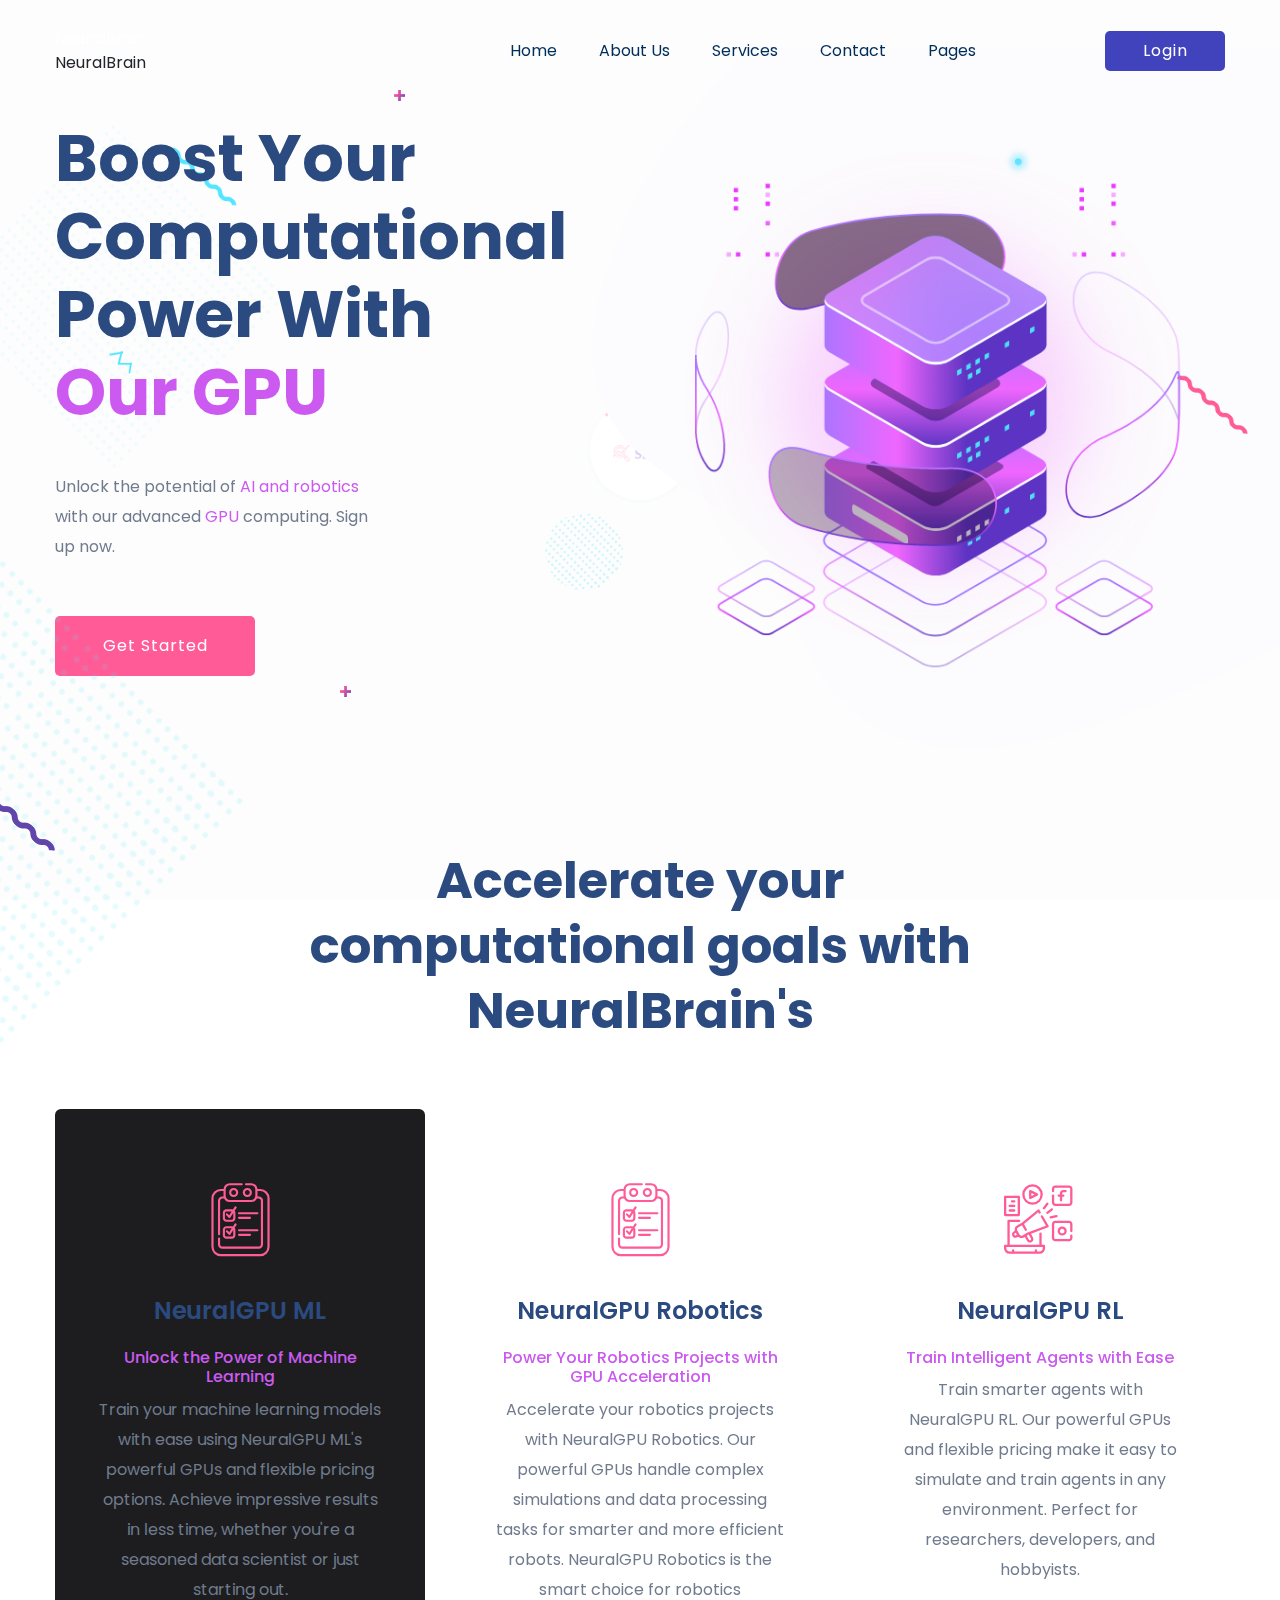
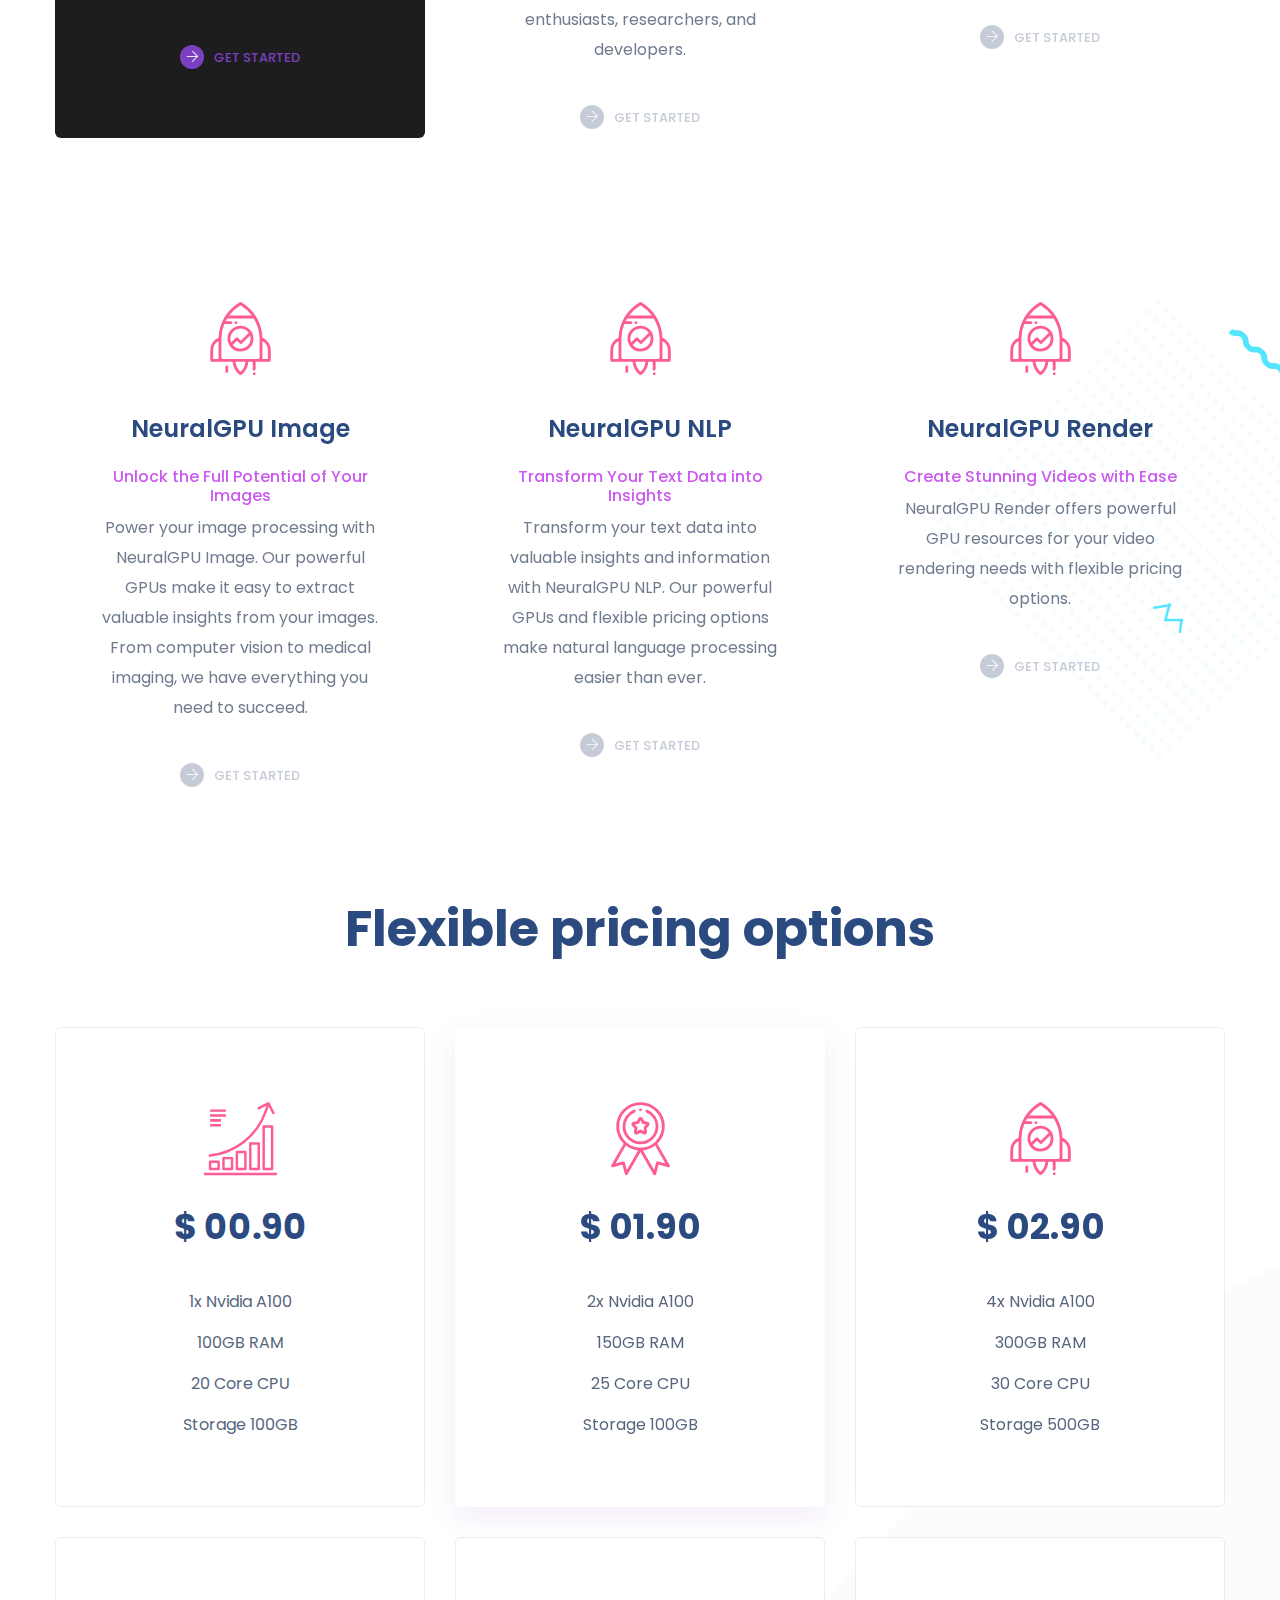
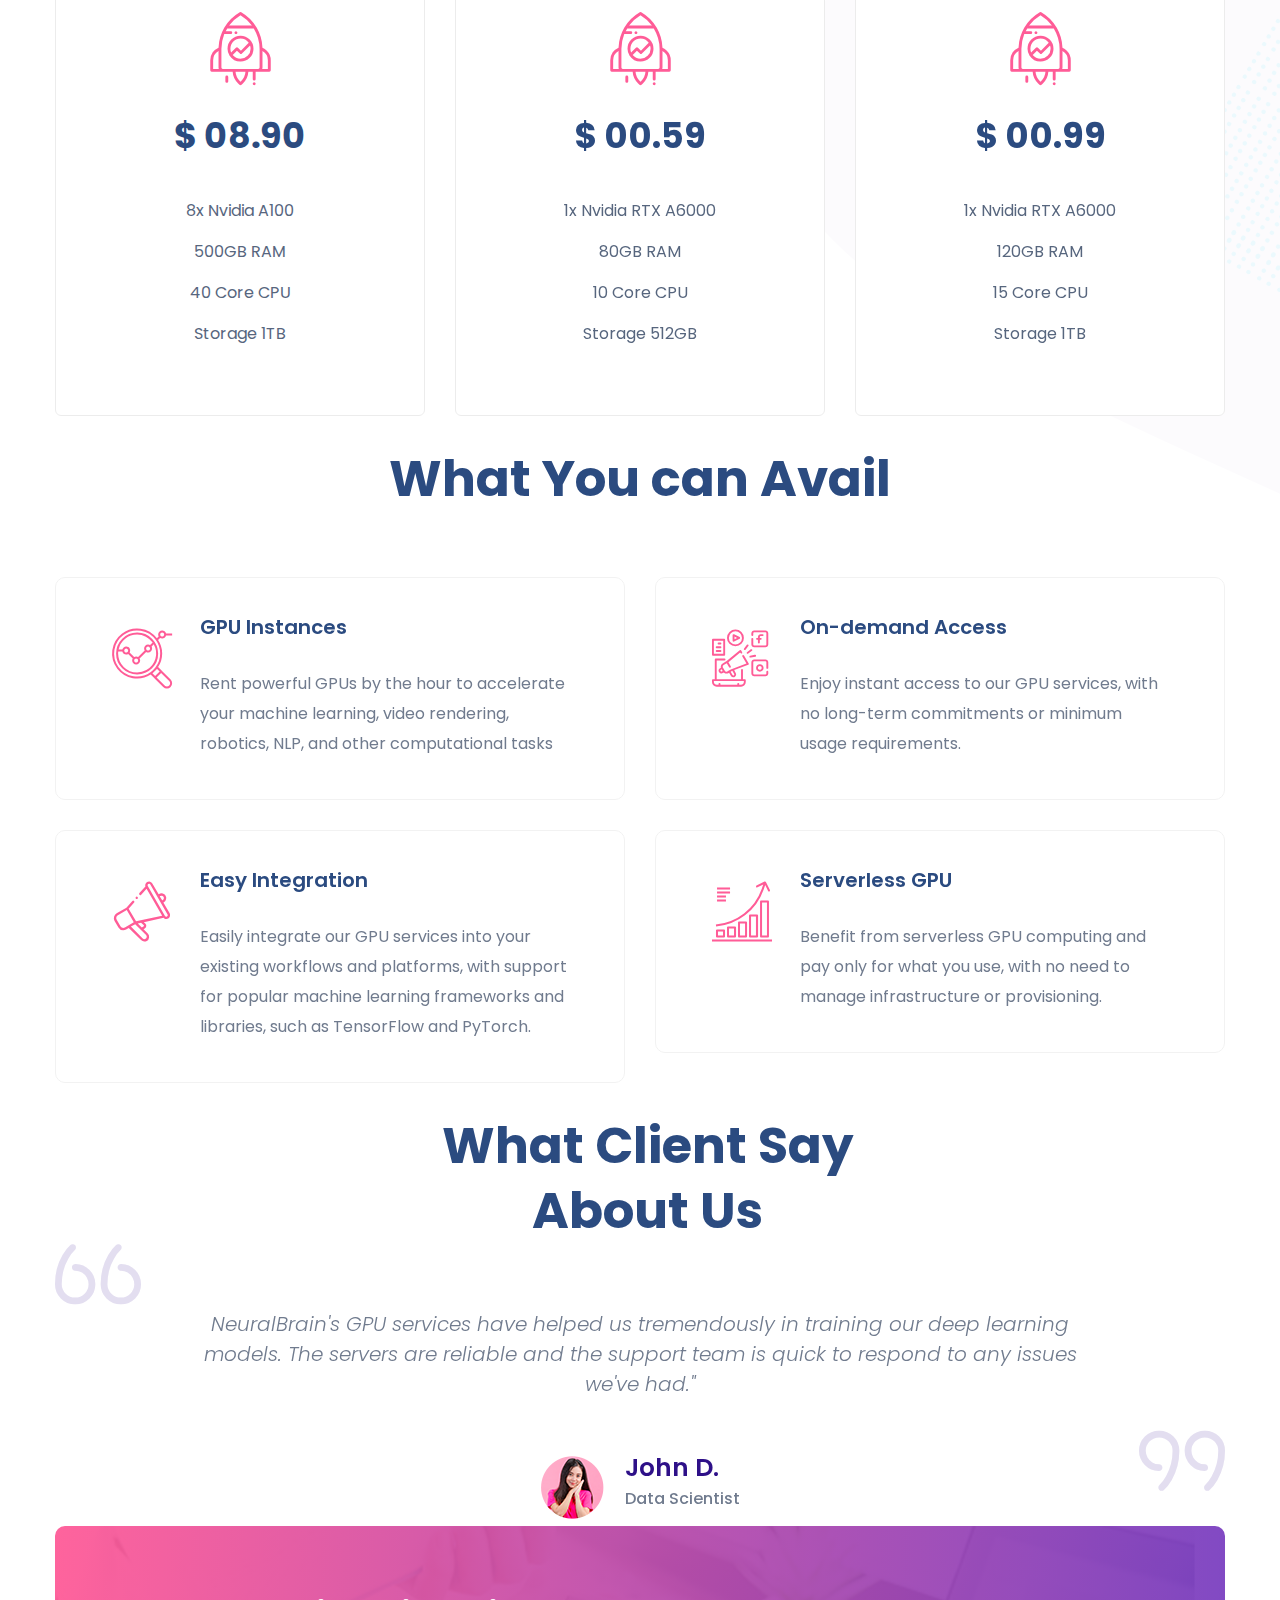
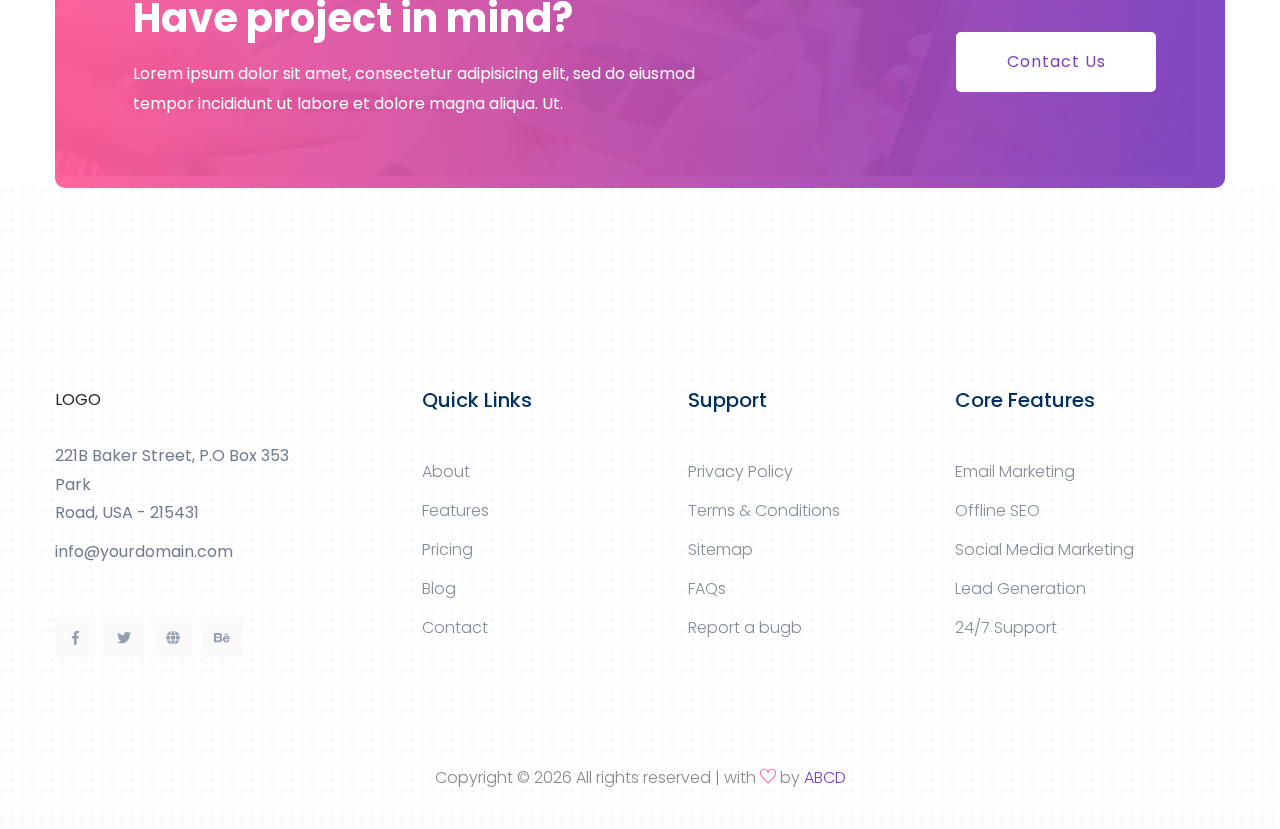
<file: index.html>
<!doctype html>
<html class="no-js" lang="zxx">

<head>
    <meta charset="utf-8">
    <meta http-equiv="x-ua-compatible" content="ie=edge">
    <title>NeuralBrain</title>
    <meta name="description" content="">
    <meta name="viewport" content="width=device-width, initial-scale=1">

    <link rel="manifest" href="site.webmanifest">
    <link rel="shortcut icon" type="image/x-icon" href="assets/img/favicon.ico">

    <!-- CSS here -->
    <link rel="stylesheet" href="assets/css/bootstrap.min.css">
    <link rel="stylesheet" href="assets/css/owl.carousel.min.css">
    <link rel="stylesheet" href="assets/css/flaticon.css">
    <link rel="stylesheet" href="assets/css/slicknav.css">
    <link rel="stylesheet" href="assets/css/animate.min.css">
    <link rel="stylesheet" href="assets/css/magnific-popup.css">
    <link rel="stylesheet" href="assets/css/fontawesome-all.min.css">
    <link rel="stylesheet" href="assets/css/themify-icons.css">
    <link rel="stylesheet" href="assets/css/slick.css">
    <link rel="stylesheet" href="assets/css/nice-select.css">
    <link rel="stylesheet" href="assets/css/style.css">
</head>

<body>

    <!-- Preloader Start -->
    <div id="preloader-active">
        <div class="preloader d-flex align-items-center justify-content-center">
            <div class="preloader-inner position-relative">
                <div class="preloader-circle"></div>
                <div class="preloader-img pere-text">
                    <img src="assets/img/logo/logo.png" alt="">
                </div>
            </div>
        </div>
    </div>
    <!-- Preloader Start -->

    <header>
        <!-- Header Start -->
        <div class="header-area header-transparrent ">
            <div class="main-header header-sticky">
                <div class="container">
                    <div class="row align-items-center">
                        <!-- Logo -->
                        <div class="col-xl-2 col-lg-2 col-md-1">
                            <div class="logo">
                                <a href="#">
                                    Neural<span>Brain</span>
                                </a>
                                NeuralBrain
                                <!-- <a href="index.html"><img src="assets/img/logo/logo.png" alt=""></a> -->
                                <!-- <a href="https://www.flaticon.com/free-icons/server" title="server icons">Server icons created by Eucalyp - Flaticon</a> -->
                            </div>
                        </div>
                        <div class="col-xl-8 col-lg-8 col-md-8">
                            <!-- Main-menu -->
                            <div class="main-menu f-right d-none d-lg-block">
                                <nav>
                                    <ul id="navigation">
                                        <li><a href="index.html"> Home</a></li>
                                        <li><a href="about.html">About Us</a></li>
                                        <li><a href="services.html">Services</a></li>
                                        <li><a href="contact.html">Contact</a></li>
                                        <!-- <li><a href="blog.html">Blog</a>
                                            <ul class="submenu">
                                                <li><a href="blog.html">Blog</a></li>
                                                <li><a href="single-blog.html">Blog Details</a></li>
                                            </ul>
                                        </li> -->
                                        <li><a href="#">Pages</a>
                                            <ul class="submenu">
                                                <li><a href="elements.html">Element</a></li>
                                            </ul>
                                        </li>
                                        <!-- <li>
                                            <div class="header-right-btn h-3 f-right d-none d-lg-block">
                                                <a href="#" class="btn header-btn">Contact Us</a>
                                            </div>
                                        </li> -->
                                    </ul>
                                </nav>
                            </div>
                        </div>
                        <div class="col-xl-2 col-lg-2 col-md-3">
                            <div class="header-right-btn f-right d-none d-lg-block">
                                <a href="#" class="btn header-btn">Login</a>
                            </div>
                        </div>
                        <!-- Mobile Menu -->
                        <div class="col-12">
                            <div class="mobile_menu d-block d-lg-none"></div>
                        </div>
                    </div>
                </div>
            </div>
        </div>
        <!-- Header End -->
    </header>

    <main>

        <!-- Slider Area Start-->
        <div class="slider-area mt-5">
            <div class="slider-active">
                <div class="single-slider slider-height d-flex align-items-center"
                    data-background="assets/img/hero/h1_hero.png">
                    <div class="container">
                        <!-- <div class="row d-flex align-items-center">
                            <div class="col-lg-7 col-md-9 ">
                                <div class="hero__caption">
                                    <h1 data-animation="fadeInLeft" data-delay=".4s">We Collect<br> High Quality Leads</h1>
                                    <p data-animation="fadeInLeft" data-delay=".6s">Lorem ipsum dolor sit amet, consectetur adipiscing elit, sed do eiusmod tempor incididunt ut labore et dolore magna aliqua. Quis ipsum suspendisse ultrices gravi.</p>
                                    
                                    <div class="hero__btn" data-animation="fadeInLeft" data-delay=".8s">
                                        <a href="industries.html" class="btn hero-btn">Contact Us</a>
                                    </div>
                                </div>
                            </div>
                            <div class="col-lg-5">
                                <div class="hero__img d-none d-lg-block" data-animation="fadeInRight" data-delay="1s">
                                    <img src="assets/img/hero/hero_right.png" alt="">
                                </div>
                            </div>
                        </div> -->
                        <!-- CC5AF0 -->
                        <div class="row align-items-center justify-content-between">
                            <div class="col-xl-5 col-lg-5 col-md-9 ">
                                <div class="hero__caption">
                                    <!-- <span data-animation="fadeInLeft" data-delay=".3s" class="" style="animation-delay: 0.3s;">Best Domain &amp; hosting service provider</span> -->
                                    <h1 data-animation="fadeInLeft" data-delay=".6s " class=""
                                        style="animation-delay: 0.6s;">Boost Your Computational Power with <span
                                            style="color: #CC5AF0;">Our GPU</span></h1>
                                    <!-- <h1 data-animation="fadeInLeft" data-delay=".6s " class=""
                                    style="animation-delay: 0.6s;">Boost Your Computational Power with GPUs</h1> -->
                                    <!-- change AI and robotics color to #CC5AF0 -->
                                    <p data-animation="fadeInLeft" data-delay=".8s" class=""
                                        style="animation-delay: 0.8s;">Unlock the potential of <span
                                            style="color: #CC5AF0;">AI and robotics</span> with our advanced <span
                                            style="color: #CC5AF0;">GPU</span> computing. Sign up now.</p>
                                    <!-- <p data-animation="fadeInLeft" data-delay=".8s" class=""
                                    
                                        style="animation-delay: 0.8s;">Unlock the potential of AI and robotics with our advanced GPU computing. Sign up now.
                                    </p> -->
                                    <!-- Slider btn -->
                                    <div class="slider-btns">
                                        <!-- Hero-btn -->
                                        <a data-animation="fadeInLeft" data-delay="1s" href="industries.html"
                                            class="btn radius-btn" tabindex="0" style="animation-delay: 1s;">get
                                            started</a>
                                    </div>
                                </div>
                            </div>
                            <div class="col-xl-6 col-lg-6">
                                <div class="hero__img d-none d-lg-block f-right">
                                    <img src="assets/img/hero/hero_right.png" alt="" data-animation="fadeInRight"
                                        data-delay="1s" class="" style="animation-delay: 1s;">
                                </div>
                            </div>
                        </div>
                    </div>
                </div>
                <div class="single-slider slider-height d-flex align-items-center"
                    data-background="assets/img/hero/h1_hero.png">
                    <div class="container">
                        <!-- <div class="row d-flex align-items-center">
                            <div class="col-lg-7 col-md-9 ">
                                <div class="hero__caption">
                                    <h1 data-animation="fadeInLeft" data-delay=".4s">We Collect<br> High Quality Leads</h1>
                                    <p data-animation="fadeInLeft" data-delay=".6s">Lorem ipsum dolor sit amet, consectetur adipiscing elit, sed do eiusmod tempor incididunt ut labore et dolore magna aliqua. Quis ipsum suspendisse ultrices gravi.</p>
                                    
                                    <div class="hero__btn" data-animation="fadeInLeft" data-delay=".8s">
                                        <a href="industries.html" class="btn hero-btn">Contact Us</a>
                                    </div>
                                </div>
                            </div>
                            <div class="col-lg-5">
                                <div class="hero__img d-none d-lg-block" data-animation="fadeInRight" data-delay="1s">
                                    <img src="assets/img/hero/hero_right.png" alt="">
                                </div>
                            </div>
                        </div> -->
                        <!-- <div class="row align-items-center justify-content-between">
                            <div class="col-xl-5 col-lg-5 col-md-9 ">
                                <div class="hero__caption">
                                    <span data-animation="fadeInLeft" data-delay=".3s" class=""
                                        style="animation-delay: 0.3s;">Best Domain &amp; hosting service provider</span>
                                    <h1 data-animation="fadeInLeft" data-delay=".6s " class=""
                                        style="animation-delay: 0.6s;">Powerful web hosting</h1>
                                    <p data-animation="fadeInLeft" data-delay=".8s" class=""
                                        style="animation-delay: 0.8s;">Supercharge your WordPress hosting with detailed
                                        website analytics, marketing tools, security, and data
                                        backups all in one place.</p>
                                    
                                    <div class="slider-btns">
                                       
                                        <a data-animation="fadeInLeft" data-delay="1s" href="industries.html"
                                            class="btn radius-btn" tabindex="0" style="animation-delay: 1s;">get
                                            started</a>
                                    </div>
                                </div>
                            </div>
                            <div class="col-xl-6 col-lg-6">
                                <div class="hero__img d-none d-lg-block f-right">
                                    <img src="assets/img/hero/hero_right.png" alt="" data-animation="fadeInRight"
                                        data-delay="1s" class="" style="animation-delay: 1s;">
                                </div>
                            </div>
                        </div> -->
                    </div>
                </div>
            </div>
        </div>
        <!-- Slider Area End-->
        <!-- What We do start-->
        <div class="what-we-do we-padding">
            <div class="container">
                <!-- Section-tittle -->
                <div class="row d-flex justify-content-center">
                    <div class="col-lg-8">
                        <div class="section-tittle text-center">
                            <!-- <h2>How We Can Help You Achieve Your Computational Goals​</h2> -->
                            <!-- <h2>Accelerate your computational goals with NeuralBrain's affordable and accessible GPU services​</h2> -->
                            <h2>Accelerate your computational goals with NeuralBrain's​</h2>
                        </div>
                    </div>
                </div>
                <div class="row">
                    <div class="col-lg-4 col-md-6">
                        <div class="single-do active text-center mb-30">
                            <div class="do-icon">
                                <span class="flaticon-tasks"></span>
                            </div>
                            <div class="do-caption">
                                <h4>NeuralGPU ML</h4>
                                <h6 style="color: #CC5AF0;">Unlock the Power of Machine Learning</h6>
                                <p>Train your machine learning models with ease using NeuralGPU ML's powerful GPUs and
                                    flexible pricing options. Achieve impressive results in less time, whether you're a
                                    seasoned data scientist or just starting out.</p>
                            </div>
                            <div class="do-btn">
                                <a href="#"><i class="ti-arrow-right"></i> get started</a>
                            </div>
                        </div>
                    </div>
                    <div class="col-lg-4 col-md-6">
                        <div class="single-do text-center mb-30">
                            <div class="do-icon">
                                <span class="flaticon-tasks"></span>
                            </div>
                            <div class="do-caption">
                                <h4>NeuralGPU Robotics</h4>
                                <h6 style="color: #CC5AF0;">Power Your Robotics Projects with GPU Acceleration</h6>
                                <p>Accelerate your robotics projects with NeuralGPU Robotics. Our powerful GPUs handle
                                    complex simulations and data processing tasks for smarter and more efficient robots.
                                    NeuralGPU Robotics is the smart choice for robotics enthusiasts, researchers, and
                                    developers.
                                </p>
                            </div>
                            <div class="do-btn">
                                <a href="#"><i class="ti-arrow-right"></i> get started</a>
                            </div>
                        </div>
                    </div>
                    <div class="col-lg-4 col-md-6">
                        <div class="single-do text-center mb-30">
                            <div class="do-icon">
                                <span class="flaticon-social-media-marketing"></span>
                            </div>
                            <div class="do-caption">
                                <h4>NeuralGPU RL</h4>
                                <h6 style="color: #CC5AF0;">Train Intelligent Agents with Ease</h6>
                                <p>Train smarter agents with NeuralGPU RL. Our powerful GPUs and flexible pricing make
                                    it easy to simulate and train agents in any environment. Perfect for researchers,
                                    developers, and hobbyists.</p>
                            </div>
                            <div class="do-btn">
                                <a href="#"><i class="ti-arrow-right"></i> get started</a>
                            </div>
                        </div>
                    </div>
                    <div class="col-lg-4 col-md-6">
                        <div class="single-do text-center mb-30">
                            <div class="do-icon">
                                <span class="flaticon-project"></span>
                            </div>
                            <div class="do-caption">
                                <h4>NeuralGPU Image</h4>
                                <h6 style="color: #CC5AF0;">Unlock the Full Potential of Your Images</h6>
                                <p>Power your image processing with NeuralGPU Image. Our powerful GPUs make it easy to
                                    extract valuable insights from your images. From computer vision to medical imaging,
                                    we have everything you need to succeed.</p>
                            </div>
                            <div class="do-btn">
                                <a href="#"><i class="ti-arrow-right"></i> get started</a>
                            </div>
                        </div>
                    </div>
                    <div class="col-lg-4 col-md-6">
                        <div class="single-do text-center mb-30">
                            <div class="do-icon">
                                <span class="flaticon-project"></span>
                            </div>
                            <div class="do-caption">
                                <h4>NeuralGPU NLP</h4>
                                <h6 style="color: #CC5AF0;">Transform Your Text Data into Insights</h6>
                                <p>Transform your text data into valuable insights and information with NeuralGPU NLP.
                                    Our powerful GPUs and flexible pricing options make natural language processing
                                    easier than ever.</p>
                            </div>
                            <div class="do-btn">
                                <a href="#"><i class="ti-arrow-right"></i> get started</a>
                            </div>
                        </div>
                    </div>
                    <div class="col-lg-4 col-md-6">
                        <div class="single-do text-center mb-30">
                            <div class="do-icon">
                                <span class="flaticon-project"></span>
                            </div>
                            <div class="do-caption">
                                <h4>NeuralGPU Render</h4>
                                <h6 style="color: #CC5AF0;">Create Stunning Videos with Ease</h6>
                                <p>NeuralGPU Render offers powerful GPU resources for your video rendering needs with
                                    flexible pricing options.</p>
                            </div>
                            <div class="do-btn">
                                <a href="#"><i class="ti-arrow-right"></i> get started</a>
                            </div>
                        </div>
                    </div>
                </div>
            </div>
        </div>
        <!-- What We do End-->
        <!-- We Create Start -->
        <!-- <div class="we-create-area create-padding">
            <div class="container">
                <div class="row d-flex align-items-end">
                    <div class="col-lg-6 col-md-12">
                        <div class="we-create-img">
                            <img src="assets/img//service/we-create.png" alt="">
                        </div>
                    </div>
                    <div class="col-lg-6 col-md-12">
                        <div class="we-create-cap">
                            <h3>Next generation AI compute in the cloud</h3>
                            <p>At our website, we offer next-generation AI compute solutions in the cloud. Our
                                cutting-edge technology and expertise in
                                artificial intelligence allow businesses to harness the power of AI without the need for
                                costly infrastructure and
                                specialized hardware.</p>
                            <a href="#" class="btn">Contact Us</a>
                        </div>
                    </div>
                </div>
            </div>
        </div> -->
        <!-- We Create End -->

        <!--Choose Best start-->
        <div class="choose-best choose-padding">
            <div class="container">
                <!-- Section-tittle -->
                <div class="row d-flex justify-content-center">
                    <div class="col-lg-7">
                        <div class="section-tittle text-center">
                            <h2>Flexible pricing options </h2>
                        </div>
                    </div>
                </div>
                <div class="row">
                    <div class="col-lg-4 col-md-6">
                        <div class="single-choose text-center mb-30">
                            <div class="do-icon">
                                <span class="flaticon-growth"></span>
                            </div>
                            <div class="do-caption">
                                <h4>$ 00.90</h4>
                                <ul>
                                    <li>1x Nvidia A100</li>
                                    <li>100GB RAM</li>
                                    <li>20 Core CPU</li>
                                    <li>Storage 100GB</li>
                                </ul>
                            </div>
                        </div>
                    </div>
                    <div class="col-lg-4 col-md-6">
                        <div class="single-choose active text-center mb-30">
                            <div class="do-icon">
                                <span class="flaticon-award"></span>
                            </div>
                            <div class="do-caption">
                                <h4>$ 01.90</h4>
                                <ul>
                                    <li>2x Nvidia A100</li>
                                    <li>150GB RAM</li>
                                    <li>25 Core CPU</li>
                                    <li>Storage 100GB</li>
                                </ul>
                            </div>
                        </div>
                    </div>
                    <div class="col-lg-4 col-md-6">
                        <div class="single-choose text-center mb-30">
                            <div class="do-icon">
                                <span class="flaticon-project"></span>
                            </div>
                            <div class="do-caption">
                                <h4>$ 02.90</h4>
                                <ul>
                                    <li>4x Nvidia A100</li>
                                    <li>300GB RAM</li>
                                    <li>30 Core CPU</li>
                                    <li>Storage 500GB</li>
                                </ul>
                            </div>
                        </div>
                    </div>
                    <div class="col-lg-4 col-md-6">
                        <div class="single-choose text-center mb-30">
                            <div class="do-icon">
                                <span class="flaticon-project"></span>
                            </div>
                            <div class="do-caption">
                                <h4>$ 08.90</h4>
                                <ul>
                                    <li>8x Nvidia A100</li>
                                    <li>500GB RAM</li>
                                    <li>40 Core CPU</li>
                                    <li>Storage 1TB</li>
                                </ul>
                            </div>
                        </div>
                    </div>
                    <div class="col-lg-4 col-md-6">
                        <div class="single-choose text-center mb-30">
                            <div class="do-icon">
                                <span class="flaticon-project"></span>
                            </div>
                            <div class="do-caption">
                                <h4>$ 00.59</h4>
                                <ul>
                                    <li>1x Nvidia RTX A6000</li>
                                    <li>80GB RAM</li>
                                    <li>10 Core CPU</li>
                                    <li>Storage 512GB</li>
                                </ul>
                            </div>
                        </div>
                    </div>
                    <div class="col-lg-4 col-md-6">
                        <div class="single-choose text-center mb-30">
                            <div class="do-icon">
                                <span class="flaticon-project"></span>
                            </div>
                            <div class="do-caption">
                                <h4>$ 00.99</h4>
                                <ul>
                                    <li>1x Nvidia RTX A6000</li>
                                    <li>120GB RAM</li>
                                    <li>15 Core CPU</li>
                                    <li>Storage 1TB</li>
                                </ul>
                            </div>
                        </div>
                    </div>
                </div>
            </div>
        </div>
        <!-- Choose Best do End-->
        <!-- Generating Start -->
        <div class="generating-area ">
            <div class="container">
                <!-- Section-tittle -->
                <div class="row d-flex justify-content-center">
                    <div class="col-lg-8">
                        <div class="section-tittle text-center">
                            <h2>What You can Avail</h2>
                        </div>
                    </div>
                </div>
                <div class="row">
                    <div class="col-lg-6 col-md-6">
                        <div class="single-generating d-flex mb-30">
                            <div class="generating-icon">
                                <span class="flaticon-chart"></span>
                            </div>
                            <div class="generating-cap">
                                <h4>GPU Instances</h4>
                                <p>Rent powerful GPUs by the hour to accelerate your machine learning, video rendering,
                                    robotics, NLP, and other computational tasks </p>
                            </div>
                        </div>
                    </div>
                    <div class="col-lg-6 col-md-6">
                        <div class="single-generating d-flex mb-30">
                            <div class="generating-icon">
                                <span class="flaticon-social-media-marketing"></span>
                            </div>
                            <div class="generating-cap">
                                <h4>On-demand Access</h4>
                                <p>Enjoy instant access to our GPU services, with no long-term commitments or minimum
                                    usage requirements. </p>
                            </div>
                        </div>
                    </div>
                    <div class="col-lg-6 col-md-6">
                        <div class="single-generating d-flex mb-30">
                            <div class="generating-icon">
                                <span class="flaticon-speaker"></span>
                            </div>
                            <div class="generating-cap">
                                <h4>Easy Integration</h4>
                                <p>Easily integrate our GPU services into your existing workflows and platforms, with
                                    support for popular machine learning frameworks and libraries, such as TensorFlow
                                    and PyTorch.</p>
                            </div>
                        </div>
                    </div>
                    <div class="col-lg-6 col-md-6">
                        <div class="single-generating d-flex mb-30">
                            <div class="generating-icon">
                                <span class="flaticon-growth"></span>
                            </div>
                            <div class="generating-cap">
                                <h4>Serverless GPU</h4>
                                <p> Benefit from serverless GPU computing and pay only for what you use, with no need to
                                    manage infrastructure or provisioning. </p>
                            </div>
                        </div>
                    </div>
                </div>
            </div>
        </div>
        <!-- Generating End -->
        <!-- Visit Stuffs Start -->
        <!-- <div class="visit-area fix visite-padding">
            <div class="container">
                <div class="row d-flex justify-content-center">
                    <div class="col-lg-6 pr-0">
                        <div class="section-tittle text-center">
                            <h2>Visit Some Of Our Awsome Stuffs</h2>
                        </div>
                    </div>
                </div>
            </div>
            <div class="container-fluid p-0">
                <div class="row ">
                    <div class="col-lg-3 col-md-4">
                        <div class="single-visited mb-30">
                            <div class="visited-img">
                                <img src="assets/img/visit/visit_1.jpg" alt="">
                            </div>
                            <div class="visited-cap">
                                <h3><a href="#">citmv.com</a></h3>
                                <p>Email Marketing</p>
                            </div>
                        </div>
                    </div>
                    <div class="col-lg-3 col-md-4">
                        <div class="single-visited mb-30">
                            <div class="visited-img">
                                <img src="assets/img/visit/visit_2.jpg" alt="">
                            </div>
                            <div class="visited-cap">
                                <h3><a href="#">mvsp.net</a></h3>
                                <p>Email Marketing</p>
                            </div>
                        </div>
                    </div>
                    <div class="col-lg-3 col-md-4">
                        <div class="single-visited mb-30">
                            <div class="visited-img">
                                <img src="assets/img/visit/visit_3.jpg" alt="">
                            </div>
                            <div class="visited-cap">
                                <h3><a href="#">dmcal.co</a></h3>
                                <p>Email Marketing</p>
                            </div>
                        </div>
                    </div>
                    <div class="col-lg-3 col-md-4">
                        <div class="single-visited mb-30">
                            <div class="visited-img">
                                <img src="assets/img/visit/visit_4.jpg" alt="">
                            </div>
                            <div class="visited-cap">
                                <h3><a href="#">dmco.net</a></h3>
                                <p>Email Marketing</p>
                            </div>
                        </div>
                    </div>
                </div>
            </div>
        </div> -->
        <!-- Visit Stuffs Start -->
        <!-- Testimonial Start -->
        <div class="testimonial-area">
            <div class="container">
                <div class="testimonial-main">
                    <!-- Section-tittle -->
                    <div class="row d-flex justify-content-center">
                        <div class="col-lg-5  col-md-8 pr-0">
                            <div class="section-tittle text-center">
                                <h2>What Client Say About Us</h2>
                            </div>
                        </div>
                    </div>
                    <div class="row d-flex justify-content-center">
                        <div class="col-lg-10 col-md-9">
                            <div class="h1-testimonial-active">
                                <!-- Single Testimonial -->
                                <div class="single-testimonial text-center">
                                    <div class="testimonial-caption ">
                                        <div class="testimonial-top-cap">
                                            <p>NeuralBrain's GPU services have helped us tremendously in training our
                                                deep learning models. The servers are reliable and the support team is
                                                quick to respond to any issues we've had."</p>
                                        </div>
                                        <!-- founder -->
                                        <div
                                            class="testimonial-founder d-flex align-items-center justify-content-center">
                                            <div class="founder-img">
                                                <img src="assets/img/testmonial/testimonial.png" alt="">
                                            </div>
                                            <div class="founder-text">
                                                <span>John D.</span>
                                                <p>Data Scientist</p>
                                            </div>
                                        </div>
                                    </div>
                                </div><!-- Single Testimonial -->
                                <div class="single-testimonial text-center">
                                    <div class="testimonial-caption ">
                                        <div class="testimonial-top-cap">
                                            <p>I've been using NeuralBrain's video rendering service for several months
                                                now and it has saved me so much time and money. The quality is fantastic
                                                and the pricing is very competitive. </p>
                                        </div>
                                        <!-- founder -->
                                        <div
                                            class="testimonial-founder d-flex align-items-center justify-content-center">
                                            <div class="founder-img">
                                                <img src="assets/img/testmonial/testimonial.png" alt="">
                                            </div>
                                            <div class="founder-text">
                                                <span>Sarah M.</span>
                                                <p>Freelance Video Editor</p>
                                            </div>
                                        </div>
                                    </div>
                                </div>
                                <div class="single-testimonial text-center">
                                    <div class="testimonial-caption ">
                                        <div class="testimonial-top-cap">
                                            <p>The RL environment provided by NeuralBrain was perfect for our project.
                                                It was easy to use and we were able to train our models much faster than
                                                with our previous setup. </p>
                                        </div>
                                        <!-- founder -->
                                        <div
                                            class="testimonial-founder d-flex align-items-center justify-content-center">
                                            <div class="founder-img">
                                                <img src="assets/img/testmonial/testimonial.png" alt="">
                                            </div>
                                            <div class="founder-text">
                                                <span>Michael L.</span>
                                                <p>Robotics Engineer</p>
                                            </div>
                                        </div>
                                    </div>
                                </div>
                            </div>
                        </div>
                    </div>
                </div>
            </div>
        </div>
        <!-- Testimonial End -->
        <!-- Tips Triks Start -->
        <!-- <div class="tips-triks-area tips-padding">
            <div class="container">
                <div class="row d-flex justify-content-center">
                    <div class="col-lg-6 col-md-8 pr-0">
                        <div class="section-tittle text-center">
                            <h2>Tips and Tricks From Our Exparts</h2>
                        </div>
                    </div>
                </div>
                <div class="row">
                    <div class="col-xl-4 col-lg-4 col-md-6">
                        <div class="single-tips mb-50">
                            <div class="tips-img">
                                <img src="assets/img/tips/tips_1.jpg" alt="">
                            </div>
                            <div class="tips-caption">
                                <h4><a href="#">Twice profit than before you ever got</a></h4>
                                <span>Continue Reading</span>
                                <p>March 3, 2020</p>
                            </div>
                        </div>
                    </div>
                    <div class="col-xl-4 col-lg-4 col-md-6">
                        <div class="single-tips mb-50">
                            <div class="tips-img">
                                <img src="assets/img/tips/tips_2.jpg" alt="">
                            </div>
                            <div class="tips-caption">
                                <h4><a href="#">Twice profit than before you ever got</a></h4>
                                <span>Continue Reading</span>
                                <p>March 3, 2020</p>
                            </div>
                        </div>
                    </div>
                    <div class="col-xl-4 col-lg-4 col-md-6">
                        <div class="single-tips mb-50">
                            <div class="tips-img">
                                <img src="assets/img/tips/tips_3.jpg" alt="">
                            </div>
                            <div class="tips-caption">
                                <h4><a href="#">Twice profit than before you ever got</a></h4>
                                <span>Continue Reading</span>
                                <p>March 3, 2020</p>
                            </div>
                        </div>
                    </div>
                </div>
            </div>
        </div> -->
        <!-- Tips Triks End -->
        <!-- have-project Start-->
        <div class="have-project">
            <div class="container">
                <div class="haveAproject" data-background="assets/img/team/have.jpg">
                    <div class="row d-flex align-items-center">
                        <div class="col-xl-7 col-lg-9 col-md-12">
                            <div class="wantToWork-caption">
                                <h2>Have project in mind?</h2>
                                <p>Lorem ipsum dolor sit amet, consectetur adipisicing elit, sed do eiusmod tempor
                                    incididunt ut labore et dolore magna aliqua. Ut.</p>
                            </div>
                        </div>
                        <div class="col-xl-5 col-lg-3 col-md-12">
                            <div class="wantToWork-btn f-right">
                                <a href="#" class="btn btn-ans">Contact Us</a>
                            </div>
                        </div>
                    </div>
                </div>

            </div>
        </div>
        <!-- have-project End -->

    </main>
    <footer>

        <!-- Footer Start-->
        <div class="footer-main" data-background="assets/img/shape/footer_bg.png">
            <div class="footer-area footer-padding">
                <div class="container">
                    <div class="row d-flex justify-content-between">
                        <div class="col-lg-3 col-md-4 col-sm-8">
                            <div class="single-footer-caption mb-50">
                                <div class="single-footer-caption mb-30">
                                    <!-- logo -->
                                    <div class="footer-logo">
                                        LOGO
                                        <!-- <a href="#"><img src="" alt=""></a> -->
                                    </div>
                                    <div class="footer-tittle">
                                        <div class="footer-pera">
                                            <p class="info1">221B Baker Street, P.O Box 353 Park <br> Road, USA - 215431
                                            </p>
                                            <p class="info2">info@yourdomain.com</p>
                                        </div>
                                    </div>
                                    <div class="footer-social">
                                        <a href="#"><i class="fab fa-facebook-f"></i></a>
                                        <a href="#"><i class="fab fa-twitter"></i></a>
                                        <a href="#"><i class="fas fa-globe"></i></a>
                                        <a href="#"><i class="fab fa-behance"></i></a>
                                    </div>
                                </div>
                            </div>
                        </div>
                        <div class="col-lg-2 col-md-4 col-sm-5">
                            <div class="single-footer-caption mb-50">
                                <div class="footer-tittle">
                                    <h4>Quick Links</h4>
                                    <ul>
                                        <li><a href="about.html">About</a></li>
                                        <li><a href="about.html">Features</a></li>
                                        <li><a href="single-blog.html">Pricing</a></li>
                                        <li><a href="blog.html">Blog</a></li>
                                        <li><a href="contact.html">Contact</a></li>
                                    </ul>
                                </div>
                            </div>
                        </div>
                        <div class="col-lg-2 col-md-4 col-sm-7">
                            <div class="single-footer-caption mb-50">
                                <div class="footer-tittle">
                                    <h4>Support</h4>
                                    <ul>
                                        <li><a href="#">Privacy Policy</a></li>
                                        <li><a href="#">Terms & Conditions</a></li>
                                        <li><a href="#"> Sitemap</a></li>
                                        <li><a href="#">FAQs</a></li>
                                        <li><a href="#">Report a bugb</a></li>
                                    </ul>
                                </div>
                            </div>
                        </div>
                        <div class="col-lg-3 col-md-4 col-sm-5">
                            <div class="single-footer-caption mb-50">
                                <div class="footer-tittle">
                                    <h4>Core Features</h4>
                                    <ul>
                                        <li><a href="#">Email Marketing</a></li>
                                        <li><a href="#"> Offline SEO</a></li>
                                        <li><a href="#">Social Media Marketing</a></li>
                                        <li><a href="#">Lead Generation</a></li>
                                        <li><a href="#"> 24/7 Support</a></li>
                                    </ul>
                                </div>
                            </div>
                        </div>
                    </div>
                </div>
            </div>
            <!-- footer-bottom aera -->
            <div class="footer-bottom-area footer-bg">
                <div class="container">
                    <div class="footer-border">
                        <div class="row d-flex align-items-center">
                            <div class="col-xl-12 ">
                                <div class="footer-copy-right text-center">
                                    <p><!-- Link back to Colorlib can't be removed. Template is licensed under CC BY 3.0. -->
                                        Copyright &copy;
                                        <script>document.write(new Date().getFullYear());</script> All rights reserved |
                                        with <i class="ti-heart" aria-hidden="true"></i> by <a href="#"
                                            target="_blank">ABCD</a>
                                        <!-- Link back to Colorlib can't be removed. Template is licensed under CC BY 3.0. -->
                                    </p>
                                </div>
                            </div>
                        </div>
                    </div>
                </div>
            </div>
        </div>
        <!-- Footer End-->

    </footer>

    <!-- JS here -->

    <!-- All JS Custom Plugins Link Here here -->
    <script src="./assets/js/vendor/modernizr-3.5.0.min.js"></script>
    <!-- Jquery, Popper, Bootstrap -->
    <script src="./assets/js/vendor/jquery-1.12.4.min.js"></script>
    <script src="./assets/js/popper.min.js"></script>
    <script src="./assets/js/bootstrap.min.js"></script>
    <!-- Jquery Mobile Menu -->
    <script src="./assets/js/jquery.slicknav.min.js"></script>

    <!-- Jquery Slick , Owl-Carousel Plugins -->
    <script src="./assets/js/owl.carousel.min.js"></script>
    <script src="./assets/js/slick.min.js"></script>
    <!-- Date Picker -->
    <script src="./assets/js/gijgo.min.js"></script>
    <!-- One Page, Animated-HeadLin -->
    <script src="./assets/js/wow.min.js"></script>
    <script src="./assets/js/animated.headline.js"></script>
    <script src="./assets/js/jquery.magnific-popup.js"></script>

    <!-- Scrollup, nice-select, sticky -->
    <script src="./assets/js/jquery.scrollUp.min.js"></script>
    <script src="./assets/js/jquery.nice-select.min.js"></script>
    <script src="./assets/js/jquery.sticky.js"></script>

    <!-- contact js -->
    <script src="./assets/js/contact.js"></script>
    <script src="./assets/js/jquery.form.js"></script>
    <script src="./assets/js/jquery.validate.min.js"></script>
    <script src="./assets/js/mail-script.js"></script>
    <script src="./assets/js/jquery.ajaxchimp.min.js"></script>

    <!-- Jquery Plugins, main Jquery -->
    <script src="./assets/js/plugins.js"></script>
    <script src="./assets/js/main.js"></script>

</body>

</html>
</file>
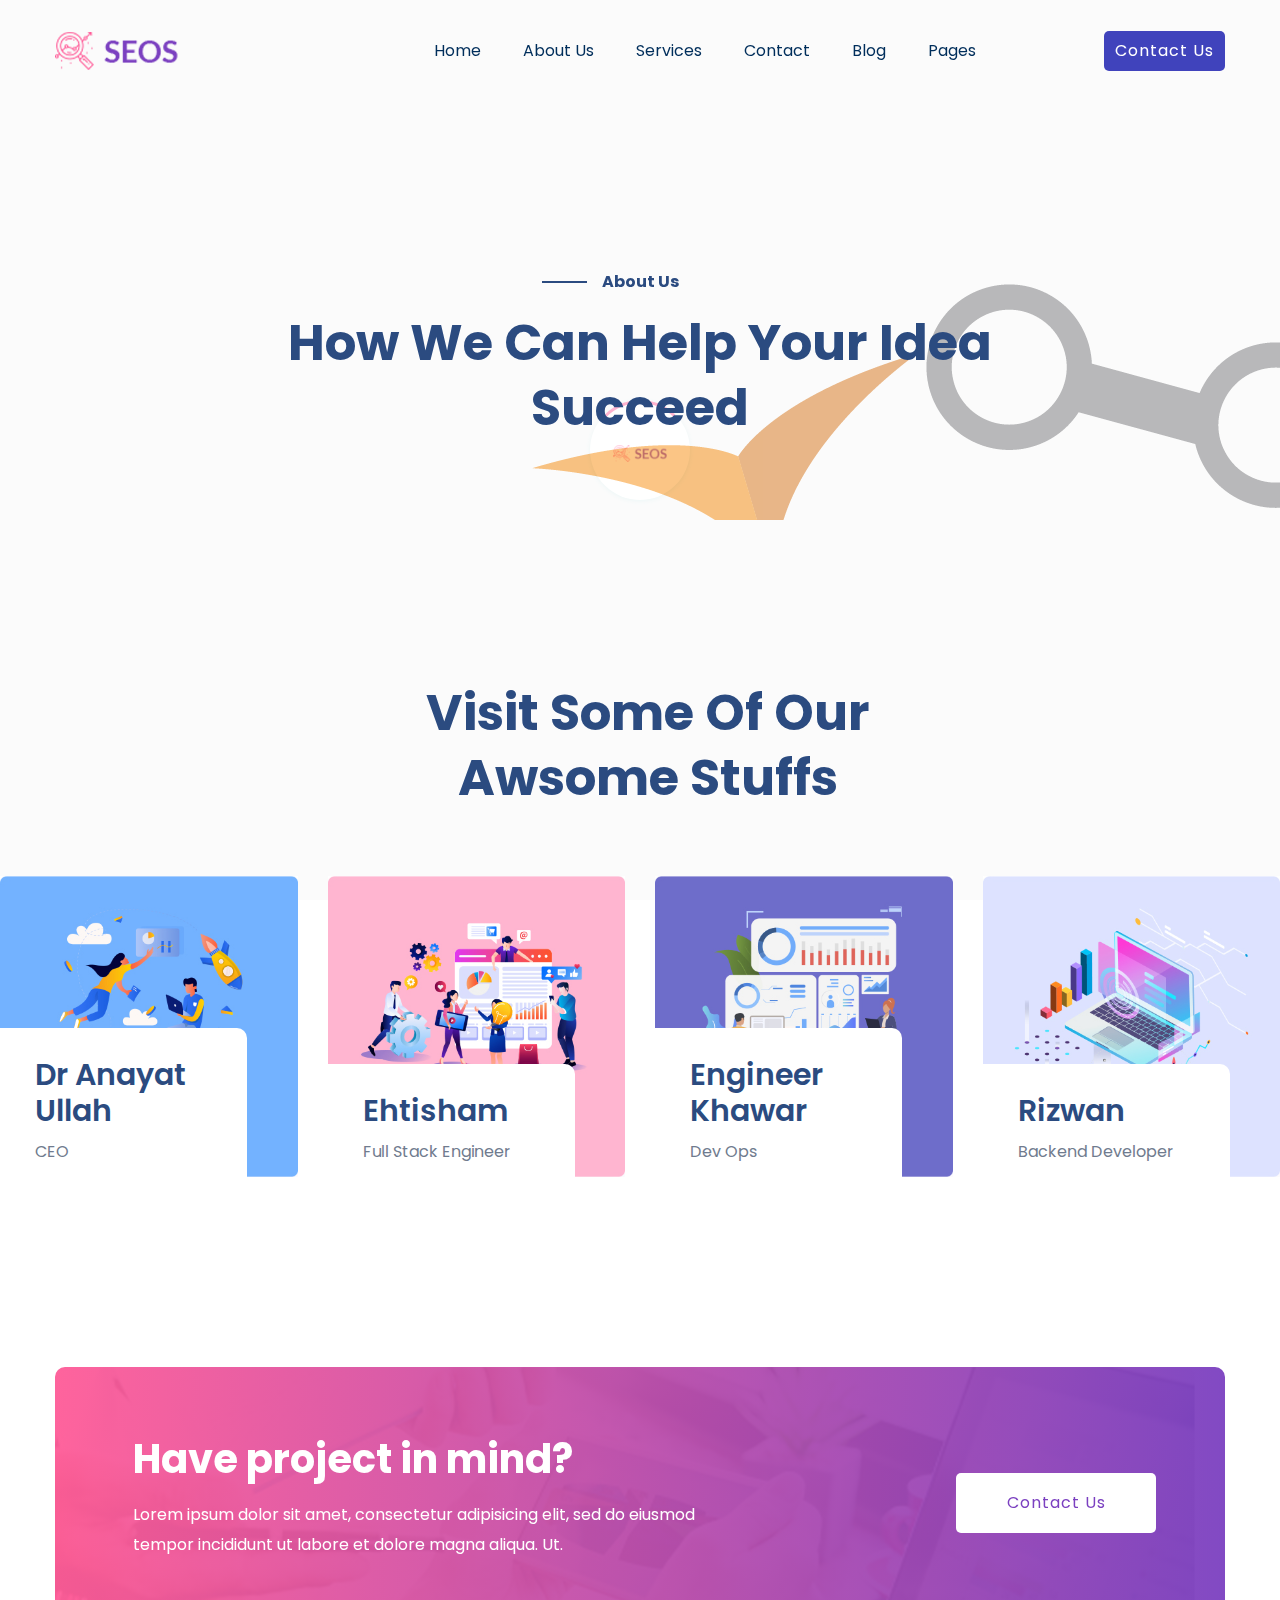
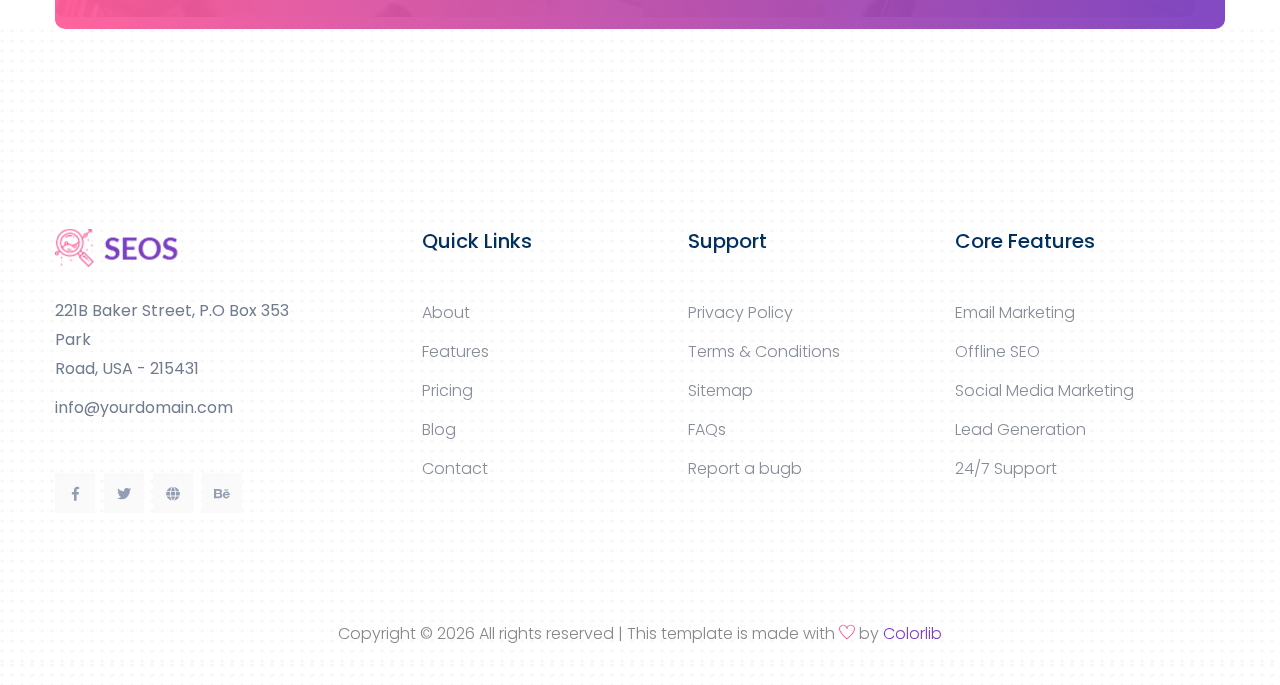
<file: about.html>
<!doctype html>
<html class="no-js" lang="zxx">

<head>
    <meta charset="utf-8">
    <meta http-equiv="x-ua-compatible" content="ie=edge">
    <title>NeuralBrain</title>
    <meta name="description" content="">
    <meta name="viewport" content="width=device-width, initial-scale=1">

    <link rel="manifest" href="site.webmanifest">
    <link rel="shortcut icon" type="image/x-icon" href="assets/img/favicon.ico">

    <!-- CSS here -->
    <link rel="stylesheet" href="assets/css/bootstrap.min.css">
    <link rel="stylesheet" href="assets/css/owl.carousel.min.css">
    <link rel="stylesheet" href="assets/css/flaticon.css">
    <link rel="stylesheet" href="assets/css/slicknav.css">
    <link rel="stylesheet" href="assets/css/animate.min.css">
    <link rel="stylesheet" href="assets/css/magnific-popup.css">
    <link rel="stylesheet" href="assets/css/fontawesome-all.min.css">
    <link rel="stylesheet" href="assets/css/themify-icons.css">
    <link rel="stylesheet" href="assets/css/slick.css">
    <link rel="stylesheet" href="assets/css/nice-select.css">
    <link rel="stylesheet" href="assets/css/style.css">
    <link rel="stylesheet" href="assets/css/responsive.css">
</head>

<body>

    <!-- Preloader Start -->
    <div id="preloader-active">
        <div class="preloader d-flex align-items-center justify-content-center">
            <div class="preloader-inner position-relative">
                <div class="preloader-circle"></div>
                <div class="preloader-img pere-text">
                    <img src="assets/img/logo/logo.png" alt="">
                </div>
            </div>
        </div>
    </div>
    <!-- Preloader Start -->
    <header>
        <!-- Header Start -->
        <div class="header-area header-transparrent ">
            <div class="main-header header-sticky">
                <div class="container">
                    <div class="row align-items-center">
                        
                        <div class="col-xl-2 col-lg-2 col-md-1">
                            <div class="logo">
                                <a href="index.html"><img src="assets/img/logo/logo.png" alt=""></a>
                            </div>
                        </div>
                        <div class="col-xl-8 col-lg-8 col-md-8">
                            
                            <div class="main-menu f-right d-none d-lg-block">
                                <nav>
                                    <ul id="navigation">
                                        <li><a href="index.html"> Home</a></li>
                                        <li><a href="about.html">About Us</a></li>
                                        <li><a href="services.html">Services</a></li>
                                        <li><a href="contact.html">Contact</a></li>
                                        <li><a href="blog.html">Blog</a>
                                            <ul class="submenu">
                                                <li><a href="blog.html">Blog</a></li>
                                                <li><a href="single-blog.html">Blog Details</a></li>
                                            </ul>
                                        </li>
                                        <li><a href="#">Pages</a>
                                            <ul class="submenu">
                                                <li><a href="elements.html">Element</a></li>
                                            </ul>
                                        </li>
                                    </ul>
                                </nav>
                            </div>
                        </div>
                        <div class="col-xl-2 col-lg-2 col-md-3">
                            <div class="header-right-btn f-right d-none d-lg-block">
                                <a href="#" class="btn header-btn">Contact Us</a>
                            </div>
                        </div>
                        <!-- Mobile Menu -->
                        <div class="col-12">
                            <div class="mobile_menu d-block d-lg-none"></div>
                        </div>
                    </div>
                </div>
            </div>
        </div>
        <!-- Header End -->
    </header>
    <main>
        <!-- Slider Area Start-->
        <div class="services-area">
            <div class="container">
                <!-- Section-tittle -->
                <div class="row d-flex justify-content-center">
                    <div class="col-lg-8">
                        <div class="section-tittle text-center mb-80">
                            <span>About Us</span>
                            <h2>How We Can Help Your Idea Succeed​</h2>
                        </div>
                    </div>
                </div>
            </div>
        </div>
        <!-- We Create Start -->
        <!-- <div class="we-create-area create-padding">
            <div class="container">
                <div class="row d-flex align-items-end">
                    <div class="col-lg-6 col-md-12">
                        <div class="we-create-img">
                            <img src="assets/img//service/we-create.png" alt="">
                        </div>
                    </div>
                    <div class="col-lg-6 col-md-12">
                        <div class="we-create-cap">
                            <h3>Next generation AI compute in the cloud</h3>
                            <p>At our website, we offer next-generation AI compute solutions in the cloud. Our
                                cutting-edge technology and expertise in
                                artificial intelligence allow businesses to harness the power of AI without the need for
                                costly infrastructure and
                                specialized hardware.</p>
                            <a href="#" class="btn">Contact Us</a>
                        </div>
                    </div>
                </div>
            </div>
        </div> -->
        <!-- We Create End -->

        <!--Choose Best start-->
        <!-- <div class="choose-best choose-padding">
            <div class="container">
                <div class="row d-flex justify-content-center">
                    <div class="col-lg-7">
                        <div class="section-tittle text-center">
                            <h2>Choose Your Very Best Pricing Plan </h2>
                        </div>
                    </div>
                </div>
                <div class="row">
                    <div class="col-lg-4 col-md-6">
                        <div class="single-choose text-center mb-30">
                            <div class="do-icon">
                                <span class="flaticon-growth"></span>
                            </div>
                            <div class="do-caption">
                                <h4>$ 05.00</h4>
                                <ul>
                                    <li>Increase traffic 50%</li>
                                    <li>Social Media Marketing</li>
                                    <li>10 Free Optimization</li>
                                    <li>24/7 support</li>
                                </ul>
                            </div>
                        </div>
                    </div>
                    <div class="col-lg-4 col-md-6">
                        <div class="single-choose active text-center mb-30">
                            <div class="do-icon">
                                <span class="flaticon-award"></span>
                            </div>
                            <div class="do-caption">
                                <h4>$ 20.00</h4>
                                <ul>
                                    <li>Increase traffic 50%</li>
                                    <li>Social Media Marketing</li>
                                    <li>10 Free Optimization</li>
                                    <li>24/7 support</li>
                                </ul>
                            </div>
                        </div>
                    </div>
                    <div class="col-lg-4 col-md-6">
                        <div class="single-choose text-center mb-30">
                            <div class="do-icon">
                                <span class="flaticon-project"></span>
                            </div>
                            <div class="do-caption">
                                <h4>$ 30.00</h4>
                                <ul>
                                    <li>Increase traffic 50%</li>
                                    <li>Social Media Marketing</li>
                                    <li>10 Free Optimization</li>
                                    <li>24/7 support</li>
                                </ul>
                            </div>
                        </div>
                    </div>
                </div>
            </div>
        </div> -->
        <!-- Choose Best do End-->
        <!-- Visit Stuffs Start -->
        <div class="visit-area fix visite-padding">
            <div class="container">
                <!-- Section-tittle -->
                <div class="row d-flex justify-content-center">
                    <div class="col-lg-6 pr-0">
                        <div class="section-tittle text-center">
                            <h2>Visit Some Of Our Awsome Stuffs</h2>
                        </div>
                    </div>
                </div>
            </div>
            <div class="container-fluid p-0">
                <div class="row ">
                    <div class="col-lg-3 col-md-4">
                        <div class="single-visited mb-30">
                            <div class="visited-img">
                                <img src="assets/img/visit/visit_1.jpg" alt="">
                            </div>
                            <div class="visited-cap">
                                <h3><a href="#">Dr Anayat Ullah</a></h3>
                                <p>CEO</p>
                            </div>
                        </div>
                    </div>
                    <div class="col-lg-3 col-md-4">
                        <div class="single-visited mb-30">
                            <div class="visited-img">
                                <img src="assets/img/visit/visit_2.jpg" alt="">
                            </div>
                            <div class="visited-cap">
                                <h3><a href="#">Ehtisham</a></h3>
                                <p>Full Stack Engineer</p>
                            </div>
                        </div>
                    </div>
                    <div class="col-lg-3 col-md-4">
                        <div class="single-visited mb-30">
                            <div class="visited-img">
                                <img src="assets/img/visit/visit_3.jpg" alt="">
                            </div>
                            <div class="visited-cap">
                                <h3><a href="#">Engineer Khawar</a></h3>
                                <p>Dev Ops</p>
                            </div>
                        </div>
                    </div>
                    <div class="col-lg-3 col-md-4">
                        <div class="single-visited mb-30">
                            <div class="visited-img">
                                <img src="assets/img/visit/visit_4.jpg" alt="">
                            </div>
                            <div class="visited-cap">
                                <h3><a href="#">Rizwan</a></h3>
                                <p>Backend Developer</p>
                            </div>
                        </div>
                    </div>
                </div>
            </div>
        </div>
        <!-- Visit Stuffs Start -->

        <!-- Tips Triks Start -->
        <!-- <div class="tips-triks-area tips-padding">
            <div class="container">
                <div class="row d-flex justify-content-center">
                    <div class="col-lg-6 col-md-8 pr-0">
                        <div class="section-tittle text-center">
                            <h2>Tips and Tricks From Our Exparts</h2>
                        </div>
                    </div>
                </div>
                <div class="row">
                    <div class="col-xl-4 col-lg-4 col-md-6">
                        <div class="single-tips mb-50">
                            <div class="tips-img">
                                <img src="assets/img/tips/tips_1.jpg" alt="">
                            </div>
                            <div class="tips-caption">
                                <h4><a href="#">Twice profit than before you ever got</a></h4>
                                <span>Continue Reading</span>
                                <p>March 3, 2020</p>
                            </div>
                        </div>
                    </div>
                    <div class="col-xl-4 col-lg-4 col-md-6">
                        <div class="single-tips mb-50">
                            <div class="tips-img">
                                <img src="assets/img/tips/tips_2.jpg" alt="">
                            </div>
                            <div class="tips-caption">
                                <h4><a href="#">Twice profit than before you ever got</a></h4>
                                <span>Continue Reading</span>
                                <p>March 3, 2020</p>
                            </div>
                        </div>
                    </div>
                    <div class="col-xl-4 col-lg-4 col-md-6">
                        <div class="single-tips mb-50">
                            <div class="tips-img">
                                <img src="assets/img/tips/tips_3.jpg" alt="">
                            </div>
                            <div class="tips-caption">
                                <h4><a href="#">Twice profit than before you ever got</a></h4>
                                <span>Continue Reading</span>
                                <p>March 3, 2020</p>
                            </div>
                        </div>
                    </div>
                </div>
            </div>
        </div> -->
        <!-- Tips Triks End -->
        <!-- have-project Start-->
        <div class="have-project">
            <div class="container">
                <div class="haveAproject" data-background="assets/img/team/have.jpg">
                    <div class="row d-flex align-items-center">
                        <div class="col-xl-7 col-lg-9 col-md-12">
                            <div class="wantToWork-caption">
                                <h2>Have project in mind?</h2>
                                <p>Lorem ipsum dolor sit amet, consectetur adipisicing elit, sed do eiusmod tempor
                                    incididunt ut labore et dolore magna aliqua. Ut.</p>
                            </div>
                        </div>
                        <div class="col-xl-5 col-lg-3 col-md-12">
                            <div class="wantToWork-btn f-right">
                                <a href="#" class="btn btn-ans">Contact Us</a>
                            </div>
                        </div>
                    </div>
                </div>

            </div>
        </div>
        <!-- have-project End -->

    </main>
    <footer>

        <!-- Footer Start-->
        <div class="footer-main" data-background="assets/img/shape/footer_bg.png">
            <div class="footer-area footer-padding">
                <div class="container">
                    <div class="row d-flex justify-content-between">
                        <div class="col-lg-3 col-md-4 col-sm-8">
                            <div class="single-footer-caption mb-50">
                                <div class="single-footer-caption mb-30">
                                    <!-- logo -->
                                    <div class="footer-logo">
                                        <a href="index.html"><img src="assets/img/logo/logo2_footer.png" alt=""></a>
                                    </div>
                                    <div class="footer-tittle">
                                        <div class="footer-pera">
                                            <p class="info1">221B Baker Street, P.O Box 353 Park <br> Road, USA - 215431
                                            </p>
                                            <p class="info2">info@yourdomain.com</p>
                                        </div>
                                    </div>
                                    <div class="footer-social">
                                        <a href="#"><i class="fab fa-facebook-f"></i></a>
                                        <a href="#"><i class="fab fa-twitter"></i></a>
                                        <a href="#"><i class="fas fa-globe"></i></a>
                                        <a href="#"><i class="fab fa-behance"></i></a>
                                    </div>
                                </div>
                            </div>
                        </div>
                        <div class="col-lg-2 col-md-4 col-sm-5">
                            <div class="single-footer-caption mb-50">
                                <div class="footer-tittle">
                                    <h4>Quick Links</h4>
                                    <ul>
                                        <li><a href="about.html">About</a></li>
                                        <li><a href="about.html">Features</a></li>
                                        <li><a href="single-blog.html">Pricing</a></li>
                                        <li><a href="blog.html">Blog</a></li>
                                        <li><a href="contact.html">Contact</a></li>
                                    </ul>
                                </div>
                            </div>
                        </div>
                        <div class="col-lg-2 col-md-4 col-sm-7">
                            <div class="single-footer-caption mb-50">
                                <div class="footer-tittle">
                                    <h4>Support</h4>
                                    <ul>
                                        <li><a href="#">Privacy Policy</a></li>
                                        <li><a href="#">Terms & Conditions</a></li>
                                        <li><a href="#"> Sitemap</a></li>
                                        <li><a href="#">FAQs</a></li>
                                        <li><a href="#">Report a bugb</a></li>
                                    </ul>
                                </div>
                            </div>
                        </div>
                        <div class="col-lg-3 col-md-4 col-sm-5">
                            <div class="single-footer-caption mb-50">
                                <div class="footer-tittle">
                                    <h4>Core Features</h4>
                                    <ul>
                                        <li><a href="#">Email Marketing</a></li>
                                        <li><a href="#"> Offline SEO</a></li>
                                        <li><a href="#">Social Media Marketing</a></li>
                                        <li><a href="#">Lead Generation</a></li>
                                        <li><a href="#"> 24/7 Support</a></li>
                                    </ul>
                                </div>
                            </div>
                        </div>
                    </div>
                </div>
            </div>
            <!-- footer-bottom aera -->
            <div class="footer-bottom-area footer-bg">
                <div class="container">
                    <div class="footer-border">
                        <div class="row d-flex align-items-center">
                            <div class="col-xl-12 ">
                                <div class="footer-copy-right text-center">
                                    <p><!-- Link back to Colorlib can't be removed. Template is licensed under CC BY 3.0. -->
                                        Copyright &copy;
                                        <script>document.write(new Date().getFullYear());</script> All rights reserved |
                                        This template is made with <i class="ti-heart" aria-hidden="true"></i> by <a
                                            href="https://colorlib.com" target="_blank">Colorlib</a>
                                        <!-- Link back to Colorlib can't be removed. Template is licensed under CC BY 3.0. -->
                                    </p>
                                </div>
                            </div>
                        </div>
                    </div>
                </div>
            </div>
        </div>
        <!-- Footer End-->

    </footer>

    <!-- JS here -->

    <!-- All JS Custom Plugins Link Here here -->
    <script src="./assets/js/vendor/modernizr-3.5.0.min.js"></script>

    <!-- Jquery, Popper, Bootstrap -->
    <script src="./assets/js/vendor/jquery-1.12.4.min.js"></script>
    <script src="./assets/js/popper.min.js"></script>
    <script src="./assets/js/bootstrap.min.js"></script>
    <!-- Jquery Mobile Menu -->
    <script src="./assets/js/jquery.slicknav.min.js"></script>

    <!-- Jquery Slick , Owl-Carousel Plugins -->
    <script src="./assets/js/owl.carousel.min.js"></script>
    <script src="./assets/js/slick.min.js"></script>
    <!-- Date Picker -->
    <script src="./assets/js/gijgo.min.js"></script>
    <!-- One Page, Animated-HeadLin -->
    <script src="./assets/js/wow.min.js"></script>
    <script src="./assets/js/animated.headline.js"></script>
    <script src="./assets/js/jquery.magnific-popup.js"></script>

    <!-- Scrollup, nice-select, sticky -->
    <script src="./assets/js/jquery.scrollUp.min.js"></script>
    <script src="./assets/js/jquery.nice-select.min.js"></script>
    <script src="./assets/js/jquery.sticky.js"></script>

    <!-- contact js -->
    <script src="./assets/js/contact.js"></script>
    <script src="./assets/js/jquery.form.js"></script>
    <script src="./assets/js/jquery.validate.min.js"></script>
    <script src="./assets/js/mail-script.js"></script>
    <script src="./assets/js/jquery.ajaxchimp.min.js"></script>

    <!-- Jquery Plugins, main Jquery -->
    <script src="./assets/js/plugins.js"></script>
    <script src="./assets/js/main.js"></script>

</body>

</html>
</file>
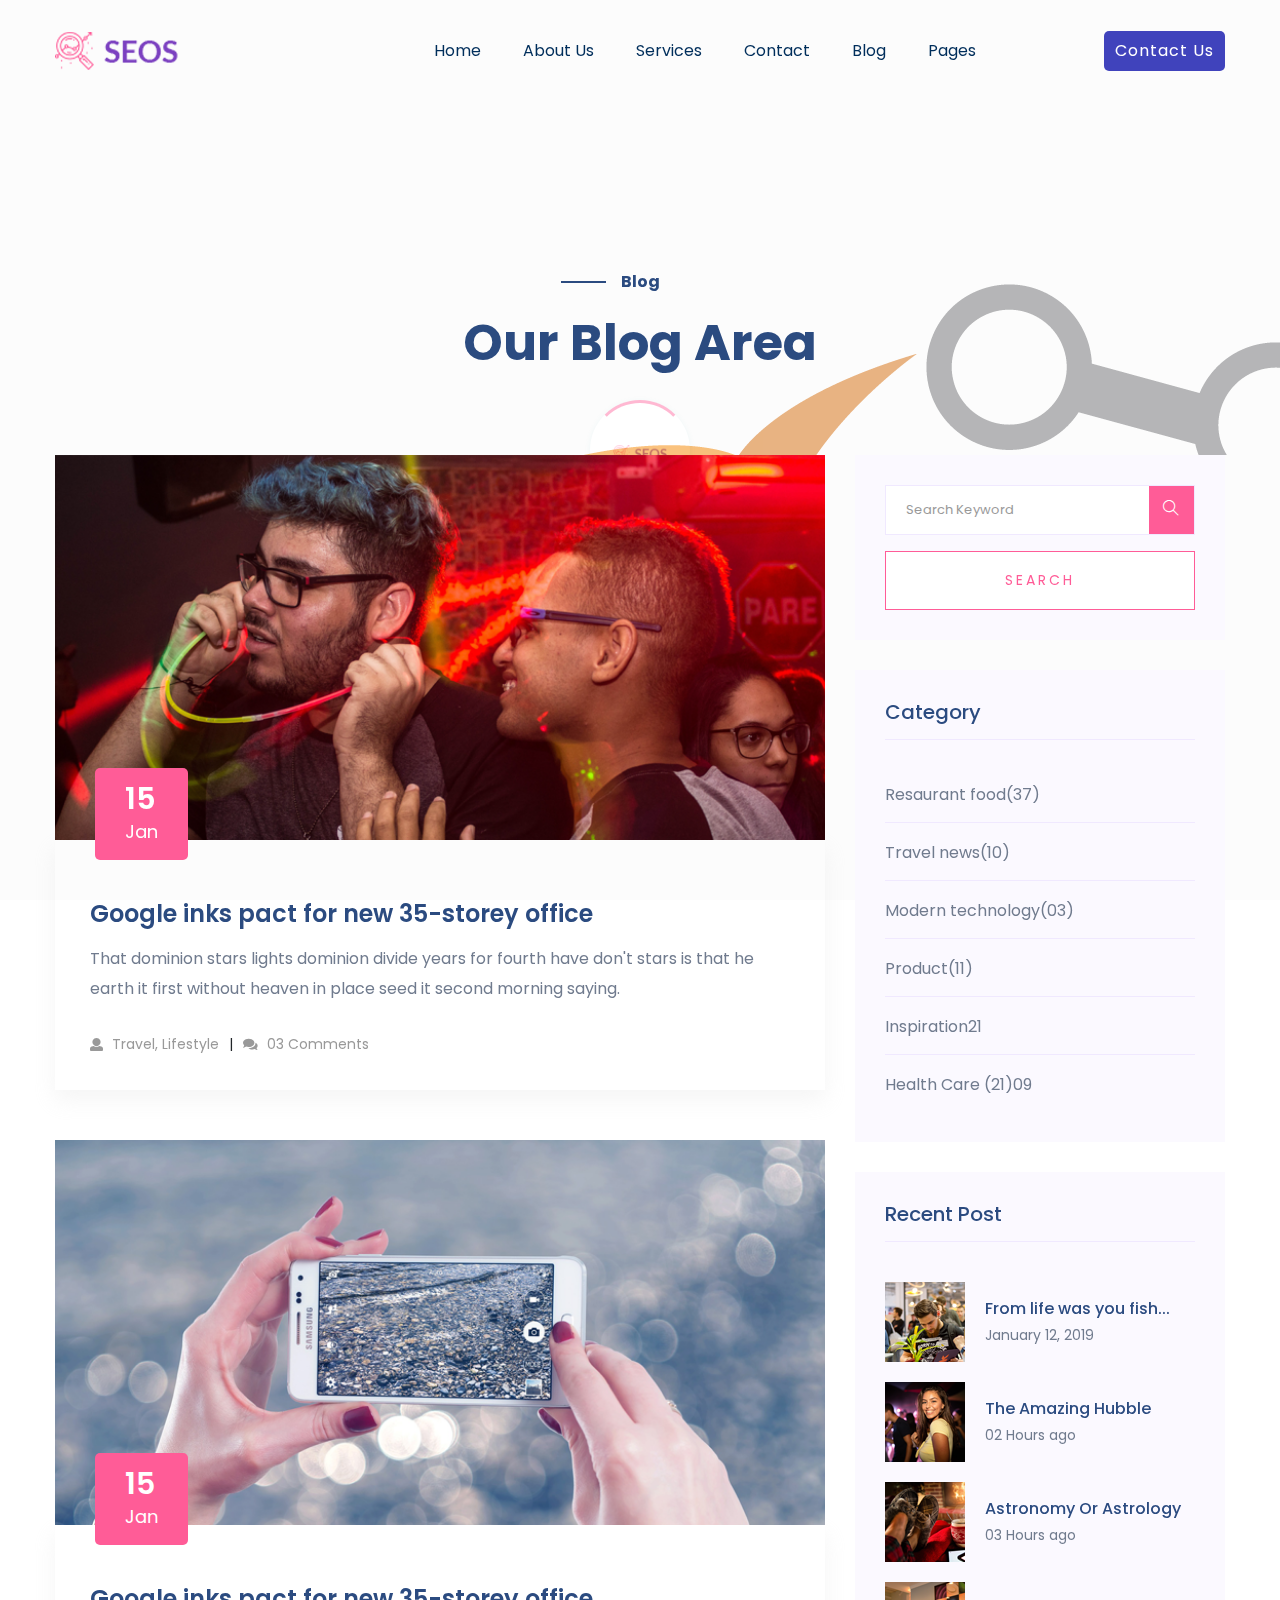
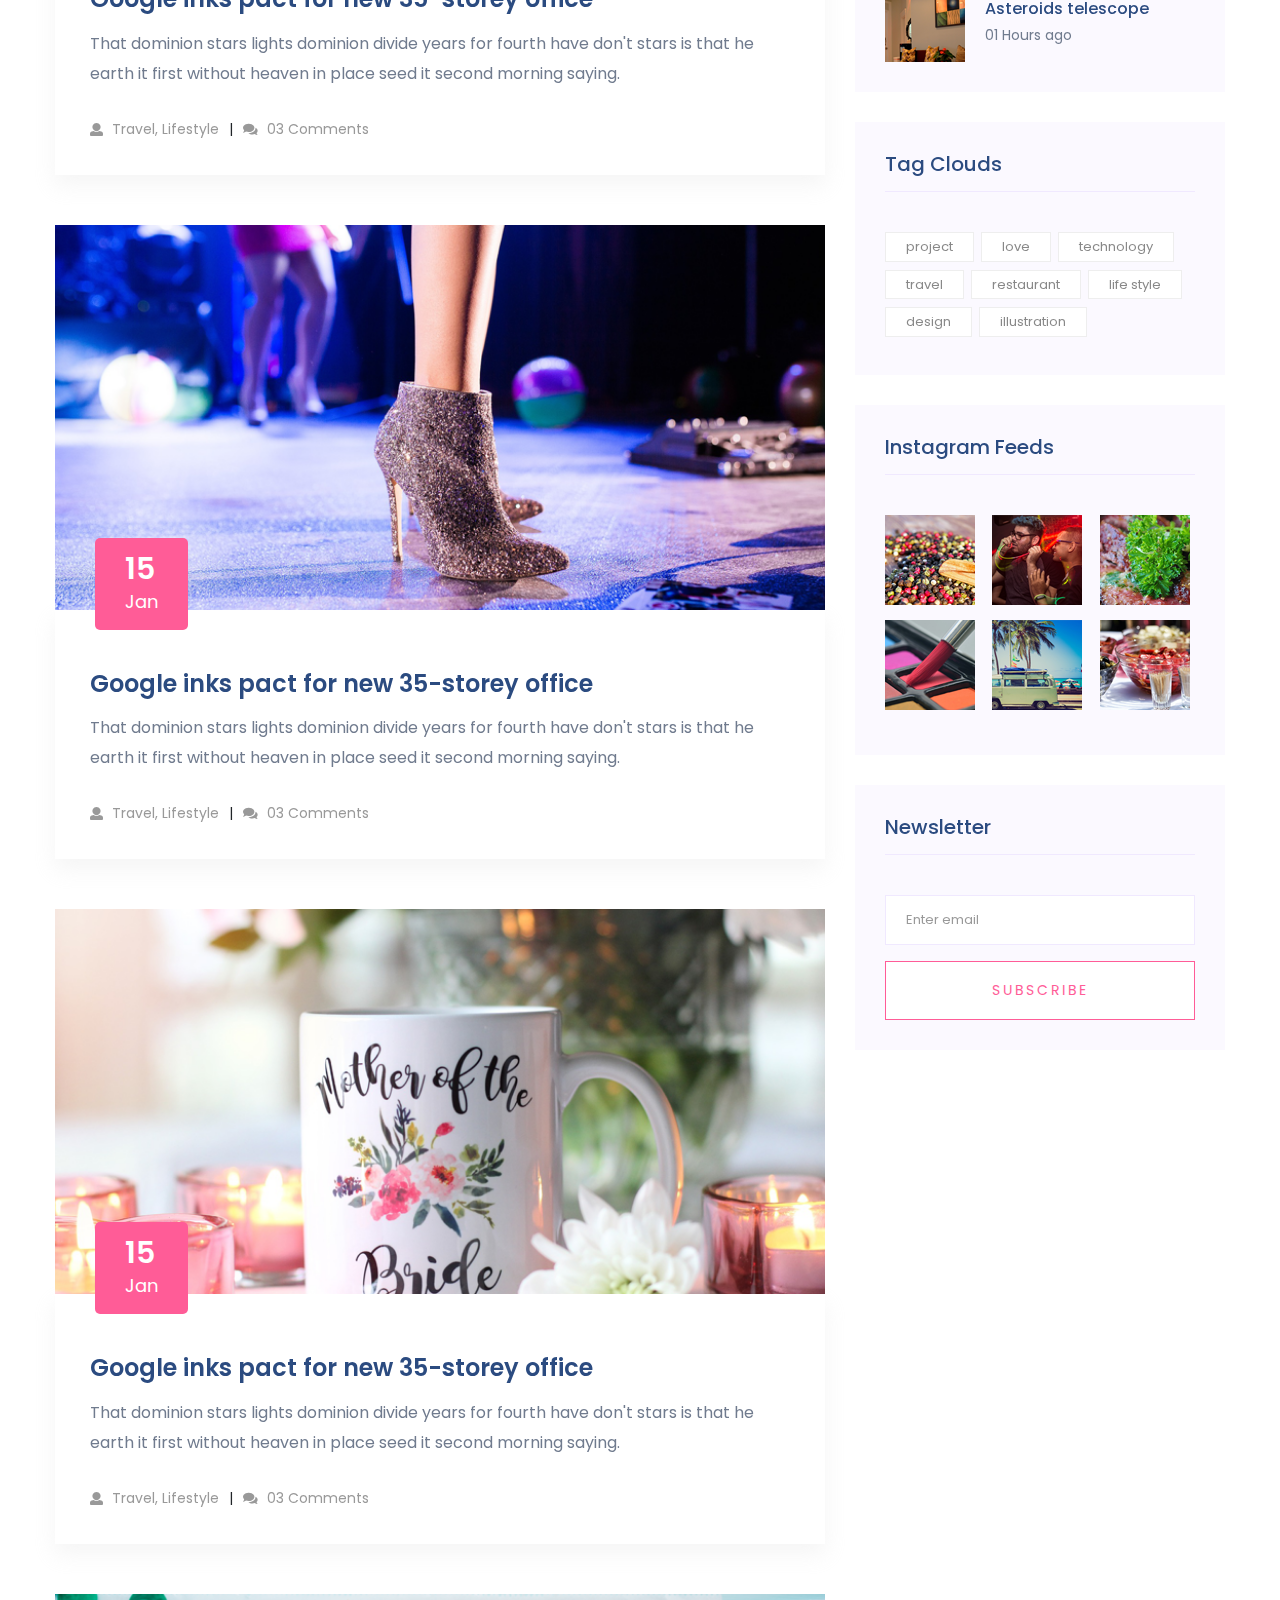
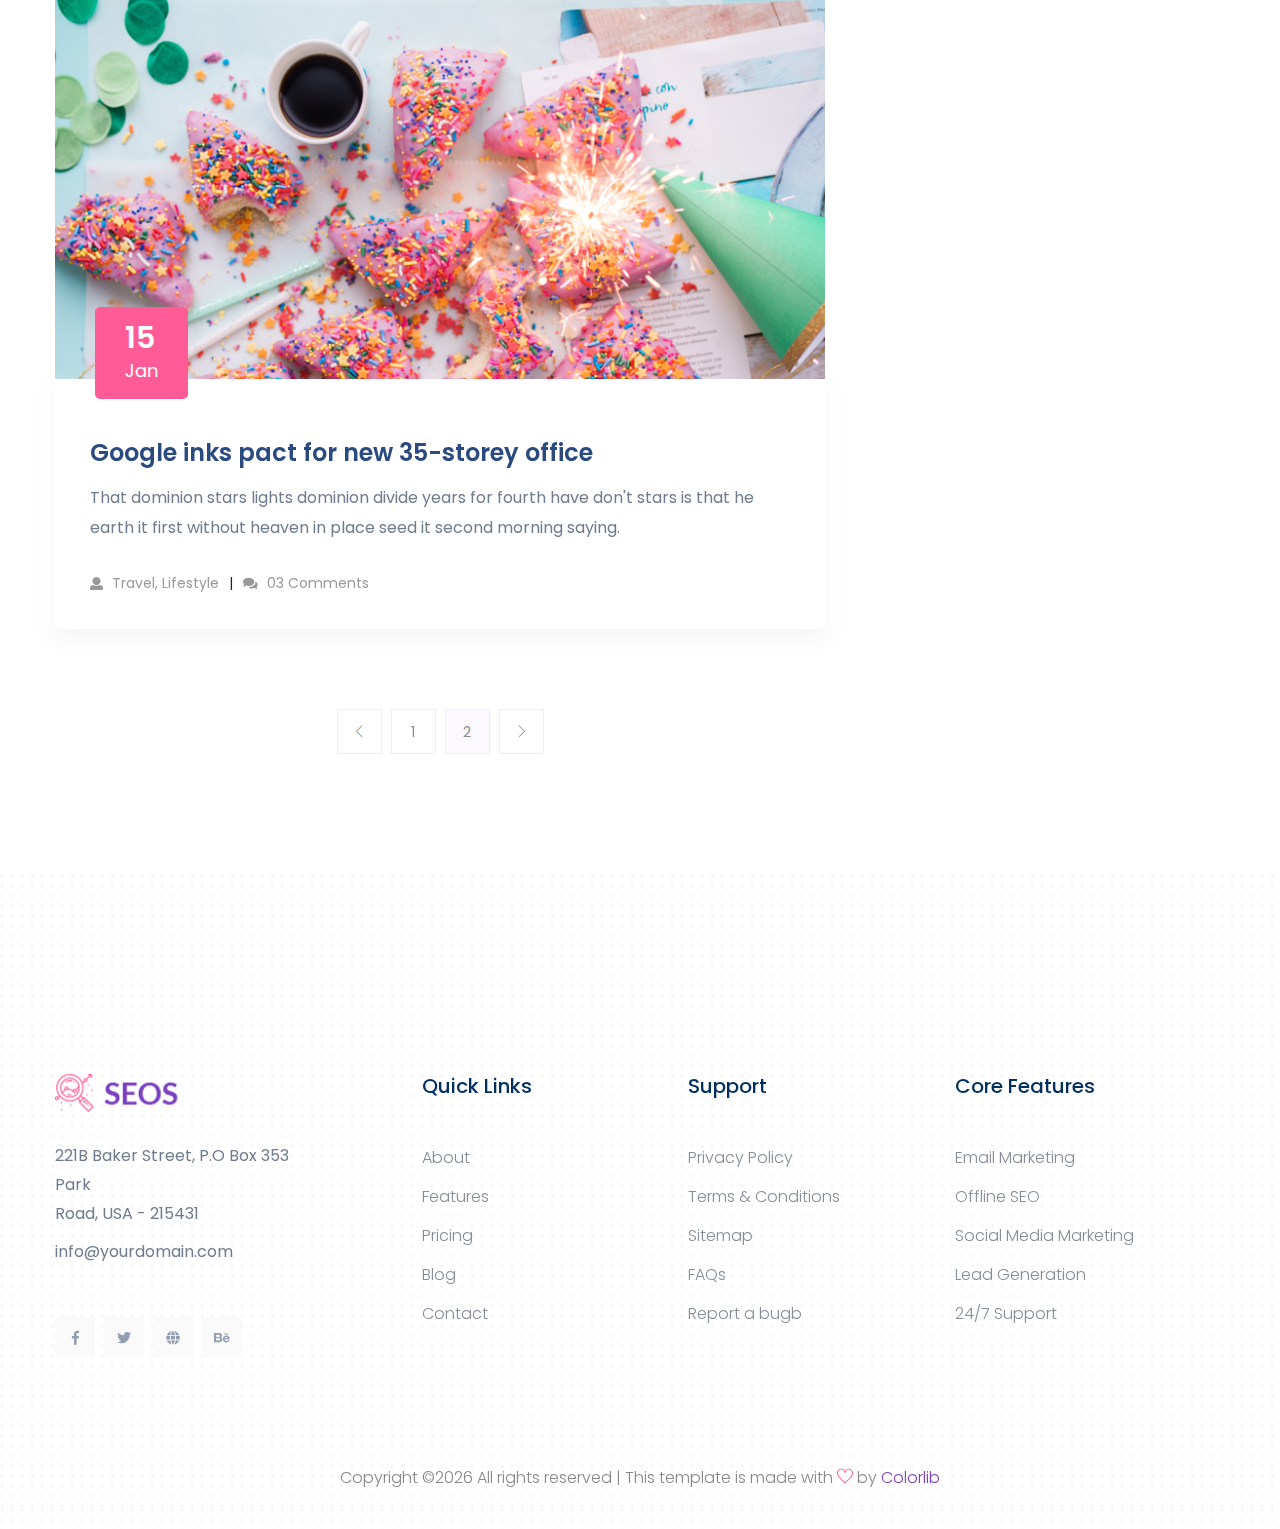
<file: blog.html>
<!doctype html>
<html class="no-js" lang="zxx">

<head>
    <meta charset="utf-8">
    <meta http-equiv="x-ua-compatible" content="ie=edge">
   <title>SEO HTML-5 Template </title>
    <meta name="description" content="">
    <meta name="viewport" content="width=device-width, initial-scale=1">

    <!-- <link rel="manifest" href="site.webmanifest"> -->
	<link rel="shortcut icon" type="image/x-icon" href="assets/img/favicon.ico">
    <!-- Place favicon.ico in the root directory -->
    
  <!-- CSS here -->
  <link rel="stylesheet" href="assets/css/bootstrap.min.css">
  <link rel="stylesheet" href="assets/css/owl.carousel.min.css">
  <link rel="stylesheet" href="assets/css/slicknav.css">
  <link rel="stylesheet" href="assets/css/animate.min.css">
  <link rel="stylesheet" href="assets/css/magnific-popup.css">
  <link rel="stylesheet" href="assets/css/fontawesome-all.min.css">
  <link rel="stylesheet" href="assets/css/themify-icons.css">
  <link rel="stylesheet" href="assets/css/themify-icons.css">
  <link rel="stylesheet" href="assets/css/slick.css">
  <link rel="stylesheet" href="assets/css/nice-select.css">
  <link rel="stylesheet" href="assets/css/style.css">
  <link rel="stylesheet" href="assets/css/responsive.css">
</head>

<body>
    
    <!-- Preloader Start -->
    <div id="preloader-active">
        <div class="preloader d-flex align-items-center justify-content-center">
            <div class="preloader-inner position-relative">
                <div class="preloader-circle"></div>
                <div class="preloader-img pere-text">
                    <img src="assets/img/logo/logo.png" alt="">
                </div>
            </div>
        </div>
    </div>
    <!-- Preloader Start-->

    <header>
        <!-- Header Start -->
       <div class="header-area header-transparrent ">
            <div class="main-header header-sticky">
                <div class="container">
                    <div class="row align-items-center">
                        <!-- Logo -->
                        <div class="col-xl-2 col-lg-2 col-md-1">
                            <div class="logo">
                                <a href="index.html"><img src="assets/img/logo/logo.png" alt=""></a>
                            </div>
                        </div>
                        <div class="col-xl-8 col-lg-8 col-md-8">
                            <!-- Main-menu -->
                            <div class="main-menu f-right d-none d-lg-block">
                                <nav> 
                                    <ul id="navigation">    
                                        <li><a href="index.html"> Home</a></li>
                                        <li><a href="about.html">About Us</a></li>
                                        <li><a href="services.html">Services</a></li>
                                        <li><a href="contact.html">Contact</a></li>
                                        <li><a href="blog.html">Blog</a>
                                            <ul class="submenu">
                                                <li><a href="blog.html">Blog</a></li>
                                                <li><a href="single-blog.html">Blog Details</a></li>
                                            </ul>
                                        </li>
                                        <li><a href="#">Pages</a>
                                            <ul class="submenu">
                                                <li><a href="elements.html">Element</a></li>
                                            </ul>
                                        </li>
                                    </ul>
                                </nav>
                            </div>
                        </div>             
                        <div class="col-xl-2 col-lg-2 col-md-3">
                            <div class="header-right-btn f-right d-none d-lg-block">
                                <a href="#" class="btn header-btn">Contact Us</a>
                            </div>
                        </div>
                        <!-- Mobile Menu -->
                        <div class="col-12">
                            <div class="mobile_menu d-block d-lg-none"></div>
                        </div>
                    </div>
                </div>
            </div>
       </div>
        <!-- Header End -->
    </header>

    <!-- Slider Area Start-->
    <div class="services-area">
        <div class="container">
            <!-- Section-tittle -->
            <div class="row d-flex justify-content-center">
                <div class="col-lg-8">
                    <div class="section-tittle text-center mb-80">
                        <span>Blog</span>
                        <h2>Our Blog Area​</h2>
                    </div>
                </div>
            </div>
        </div>
    </div>
    <!-- Slider Area End-->

    <!--================Blog Area =================-->
    <section class="blog_area section-paddingr">
        <div class="container">
            <div class="row">
                <div class="col-lg-8 mb-5 mb-lg-0">
                    <div class="blog_left_sidebar">
                        <article class="blog_item">
                            <div class="blog_item_img">
                                <img class="card-img rounded-0" src="assets/img/blog/single_blog_1.png" alt="">
                                <a href="#" class="blog_item_date">
                                    <h3>15</h3>
                                    <p>Jan</p>
                                </a>
                            </div>

                            <div class="blog_details">
                                <a class="d-inline-block" href="single-blog.html">
                                    <h2>Google inks pact for new 35-storey office</h2>
                                </a>
                                <p>That dominion stars lights dominion divide years for fourth have don't stars is that
                                    he earth it first without heaven in place seed it second morning saying.</p>
                                <ul class="blog-info-link">
                                    <li><a href="#"><i class="fa fa-user"></i> Travel, Lifestyle</a></li>
                                    <li><a href="#"><i class="fa fa-comments"></i> 03 Comments</a></li>
                                </ul>
                            </div>
                        </article>

                        <article class="blog_item">
                            <div class="blog_item_img">
                                <img class="card-img rounded-0" src="assets/img/blog/single_blog_2.png" alt="">
                                <a href="#" class="blog_item_date">
                                    <h3>15</h3>
                                    <p>Jan</p>
                                </a>
                            </div>

                            <div class="blog_details">
                                <a class="d-inline-block" href="single-blog.html">
                                    <h2>Google inks pact for new 35-storey office</h2>
                                </a>
                                <p>That dominion stars lights dominion divide years for fourth have don't stars is that
                                    he earth it first without heaven in place seed it second morning saying.</p>
                                <ul class="blog-info-link">
                                    <li><a href="#"><i class="fa fa-user"></i> Travel, Lifestyle</a></li>
                                    <li><a href="#"><i class="fa fa-comments"></i> 03 Comments</a></li>
                                </ul>
                            </div>
                        </article>

                        <article class="blog_item">
                            <div class="blog_item_img">
                                <img class="card-img rounded-0" src="assets/img/blog/single_blog_3.png" alt="">
                                <a href="#" class="blog_item_date">
                                    <h3>15</h3>
                                    <p>Jan</p>
                                </a>
                            </div>

                            <div class="blog_details">
                                <a class="d-inline-block" href="single-blog.html">
                                    <h2>Google inks pact for new 35-storey office</h2>
                                </a>
                                <p>That dominion stars lights dominion divide years for fourth have don't stars is that
                                    he earth it first without heaven in place seed it second morning saying.</p>
                                <ul class="blog-info-link">
                                    <li><a href="#"><i class="fa fa-user"></i> Travel, Lifestyle</a></li>
                                    <li><a href="#"><i class="fa fa-comments"></i> 03 Comments</a></li>
                                </ul>
                            </div>
                        </article>

                        <article class="blog_item">
                            <div class="blog_item_img">
                                <img class="card-img rounded-0" src="assets/img/blog/single_blog_4.png" alt="">
                                <a href="#" class="blog_item_date">
                                    <h3>15</h3>
                                    <p>Jan</p>
                                </a>
                            </div>

                            <div class="blog_details">
                                <a class="d-inline-block" href="single-blog.html">
                                    <h2>Google inks pact for new 35-storey office</h2>
                                </a>
                                <p>That dominion stars lights dominion divide years for fourth have don't stars is that
                                    he earth it first without heaven in place seed it second morning saying.</p>
                                <ul class="blog-info-link">
                                    <li><a href="#"><i class="fa fa-user"></i> Travel, Lifestyle</a></li>
                                    <li><a href="#"><i class="fa fa-comments"></i> 03 Comments</a></li>
                                </ul>
                            </div>
                        </article>

                        <article class="blog_item">
                            <div class="blog_item_img">
                                <img class="card-img rounded-0" src="assets/img/blog/single_blog_5.png" alt="">
                                <a href="#" class="blog_item_date">
                                    <h3>15</h3>
                                    <p>Jan</p>
                                </a>
                            </div>

                            <div class="blog_details">
                                <a class="d-inline-block" href="single-blog.html">
                                    <h2>Google inks pact for new 35-storey office</h2>
                                </a>
                                <p>That dominion stars lights dominion divide years for fourth have don't stars is that
                                    he earth it first without heaven in place seed it second morning saying.</p>
                                <ul class="blog-info-link">
                                    <li><a href="#"><i class="fa fa-user"></i> Travel, Lifestyle</a></li>
                                    <li><a href="#"><i class="fa fa-comments"></i> 03 Comments</a></li>
                                </ul>
                            </div>
                        </article>

                        <nav class="blog-pagination justify-content-center d-flex">
                            <ul class="pagination">
                                <li class="page-item">
                                    <a href="#" class="page-link" aria-label="Previous">
                                        <i class="ti-angle-left"></i>
                                    </a>
                                </li>
                                <li class="page-item">
                                    <a href="#" class="page-link">1</a>
                                </li>
                                <li class="page-item active">
                                    <a href="#" class="page-link">2</a>
                                </li>
                                <li class="page-item">
                                    <a href="#" class="page-link" aria-label="Next">
                                        <i class="ti-angle-right"></i>
                                    </a>
                                </li>
                            </ul>
                        </nav>
                    </div>
                </div>
                <div class="col-lg-4">
                    <div class="blog_right_sidebar">
                        <aside class="single_sidebar_widget search_widget">
                            <form action="#">
                                <div class="form-group">
                                    <div class="input-group mb-3">
                                        <input type="text" class="form-control" placeholder='Search Keyword'
                                            onfocus="this.placeholder = ''"
                                            onblur="this.placeholder = 'Search Keyword'">
                                        <div class="input-group-append">
                                            <button class="btns" type="button"><i class="ti-search"></i></button>
                                        </div>
                                    </div>
                                </div>
                                <button class="button rounded-0 primary-bg text-white w-100 btn_1 boxed-btn"
                                    type="submit">Search</button>
                            </form>
                        </aside>

                        <aside class="single_sidebar_widget post_category_widget">
                            <h4 class="widget_title">Category</h4>
                            <ul class="list cat-list">
                                <li>
                                    <a href="#" class="d-flex">
                                        <p>Resaurant food</p>
                                        <p>(37)</p>
                                    </a>
                                </li>
                                <li>
                                    <a href="#" class="d-flex">
                                        <p>Travel news</p>
                                        <p>(10)</p>
                                    </a>
                                </li>
                                <li>
                                    <a href="#" class="d-flex">
                                        <p>Modern technology</p>
                                        <p>(03)</p>
                                    </a>
                                </li>
                                <li>
                                    <a href="#" class="d-flex">
                                        <p>Product</p>
                                        <p>(11)</p>
                                    </a>
                                </li>
                                <li>
                                    <a href="#" class="d-flex">
                                        <p>Inspiration</p>
                                        <p>21</p>
                                    </a>
                                </li>
                                <li>
                                    <a href="#" class="d-flex">
                                        <p>Health Care (21)</p>
                                        <p>09</p>
                                    </a>
                                </li>
                            </ul>
                        </aside>

                        <aside class="single_sidebar_widget popular_post_widget">
                            <h3 class="widget_title">Recent Post</h3>
                            <div class="media post_item">
                                <img src="assets/img/post/post_1.png" alt="post">
                                <div class="media-body">
                                    <a href="single-blog.html">
                                        <h3>From life was you fish...</h3>
                                    </a>
                                    <p>January 12, 2019</p>
                                </div>
                            </div>
                            <div class="media post_item">
                                <img src="assets/img/post/post_2.png" alt="post">
                                <div class="media-body">
                                    <a href="single-blog.html">
                                        <h3>The Amazing Hubble</h3>
                                    </a>
                                    <p>02 Hours ago</p>
                                </div>
                            </div>
                            <div class="media post_item">
                                <img src="assets/img/post/post_3.png" alt="post">
                                <div class="media-body">
                                    <a href="single-blog.html">
                                        <h3>Astronomy Or Astrology</h3>
                                    </a>
                                    <p>03 Hours ago</p>
                                </div>
                            </div>
                            <div class="media post_item">
                                <img src="assets/img/post/post_4.png" alt="post">
                                <div class="media-body">
                                    <a href="single-blog.html">
                                        <h3>Asteroids telescope</h3>
                                    </a>
                                    <p>01 Hours ago</p>
                                </div>
                            </div>
                        </aside>
                        <aside class="single_sidebar_widget tag_cloud_widget">
                            <h4 class="widget_title">Tag Clouds</h4>
                            <ul class="list">
                                <li>
                                    <a href="#">project</a>
                                </li>
                                <li>
                                    <a href="#">love</a>
                                </li>
                                <li>
                                    <a href="#">technology</a>
                                </li>
                                <li>
                                    <a href="#">travel</a>
                                </li>
                                <li>
                                    <a href="#">restaurant</a>
                                </li>
                                <li>
                                    <a href="#">life style</a>
                                </li>
                                <li>
                                    <a href="#">design</a>
                                </li>
                                <li>
                                    <a href="#">illustration</a>
                                </li>
                            </ul>
                        </aside>


                        <aside class="single_sidebar_widget instagram_feeds">
                            <h4 class="widget_title">Instagram Feeds</h4>
                            <ul class="instagram_row flex-wrap">
                                <li>
                                    <a href="#">
                                        <img class="img-fluid" src="assets/img/post/post_5.png" alt="">
                                    </a>
                                </li>
                                <li>
                                    <a href="#">
                                        <img class="img-fluid" src="assets/img/post/post_6.png" alt="">
                                    </a>
                                </li>
                                <li>
                                    <a href="#">
                                        <img class="img-fluid" src="assets/img/post/post_7.png" alt="">
                                    </a>
                                </li>
                                <li>
                                    <a href="#">
                                        <img class="img-fluid" src="assets/img/post/post_8.png" alt="">
                                    </a>
                                </li>
                                <li>
                                    <a href="#">
                                        <img class="img-fluid" src="assets/img/post/post_9.png" alt="">
                                    </a>
                                </li>
                                <li>
                                    <a href="#">
                                        <img class="img-fluid" src="assets/img/post/post_10.png" alt="">
                                    </a>
                                </li>
                            </ul>
                        </aside>


                        <aside class="single_sidebar_widget newsletter_widget">
                            <h4 class="widget_title">Newsletter</h4>

                            <form action="#">
                                <div class="form-group">
                                    <input type="email" class="form-control" onfocus="this.placeholder = ''"
                                        onblur="this.placeholder = 'Enter email'" placeholder='Enter email' required>
                                </div>
                                <button class="button rounded-0 primary-bg text-white w-100 btn_1 boxed-btn"
                                    type="submit">Subscribe</button>
                            </form>
                        </aside>
                    </div>
                </div>
            </div>
        </div>
    </section>
    <!--================Blog Area =================-->

    <footer>

        <!-- Footer Start-->
       <div class="footer-main" data-background="assets/img/shape/footer_bg.png">
         <div class="footer-area footer-padding">
             <div class="container">
                 <div class="row d-flex justify-content-between">
                     <div class="col-lg-3 col-md-4 col-sm-8">
                        <div class="single-footer-caption mb-50">
                          <div class="single-footer-caption mb-30">
                               <!-- logo -->
                              <div class="footer-logo">
                                  <a href="index.html"><img src="assets/img/logo/logo2_footer.png" alt=""></a>
                              </div>
                              <div class="footer-tittle">
                                  <div class="footer-pera">
                                      <p class="info1">221B Baker Street, P.O Box 353 Park <br> Road, USA - 215431</p>
                                      <p class="info2">info@yourdomain.com</p>
                                 </div>
                              </div>
                              <div class="footer-social">
                                 <a href="#"><i class="fab fa-facebook-f"></i></a>
                                 <a href="#"><i class="fab fa-twitter"></i></a>
                                 <a href="#"><i class="fas fa-globe"></i></a>
                                 <a href="#"><i class="fab fa-behance"></i></a>
                             </div>
                          </div>
                        </div>
                     </div>
                     <div class="col-lg-2 col-md-4 col-sm-5">
                         <div class="single-footer-caption mb-50">
                             <div class="footer-tittle">
                                 <h4>Quick Links</h4>
                                 <ul>
                                     <li><a href="about.html">About</a></li>
                                     <li><a href="about.html">Features</a></li>
                                     <li><a href="single-blog.html">Pricing</a></li>
                                     <li><a href="blog.html">Blog</a></li>
                                     <li><a href="contact.html">Contact</a></li>
                                 </ul>
                             </div>
                         </div>
                     </div>
                     <div class="col-lg-2 col-md-4 col-sm-7">
                         <div class="single-footer-caption mb-50">
                             <div class="footer-tittle">
                                 <h4>Support</h4>
                                 <ul>
                                     <li><a href="#">Privacy Policy</a></li>
                                     <li><a href="#">Terms & Conditions</a></li>
                                     <li><a href="#"> Sitemap</a></li>
                                     <li><a href="#">FAQs</a></li>
                                     <li><a href="#">Report a bugb</a></li>
                                 </ul>
                             </div>
                         </div>
                     </div>
                     <div class="col-lg-3 col-md-4 col-sm-5">
                         <div class="single-footer-caption mb-50">
                             <div class="footer-tittle">
                                 <h4>Core Features</h4>
                                 <ul>
                                  <li><a href="#">Email Marketing</a></li>
                                  <li><a href="#"> Offline SEO</a></li>
                                  <li><a href="#">Social Media Marketing</a></li>
                                  <li><a href="#">Lead Generation</a></li>
                                  <li><a href="#"> 24/7 Support</a></li>
                              </ul>
                             </div>
                         </div>
                     </div>
                 </div>
             </div>
         </div>
         <!-- footer-bottom aera -->
         <div class="footer-bottom-area footer-bg">
             <div class="container">
                 <div class="footer-border">
                      <div class="row d-flex align-items-center">
                          <div class="col-xl-12 ">
                              <div class="footer-copy-right text-center">
                                  <p><!-- Link back to Colorlib can't be removed. Template is licensed under CC BY 3.0. -->
  Copyright &copy;<script>document.write(new Date().getFullYear());</script> All rights reserved | This template is made with <i class="ti-heart" aria-hidden="true"></i> by <a href="https://colorlib.com" target="_blank">Colorlib</a>
  <!-- Link back to Colorlib can't be removed. Template is licensed under CC BY 3.0. --></p>
                              </div>
                          </div>
                      </div>
                 </div>
             </div>
         </div>
       </div>
        <!-- Footer End-->
 
    </footer>

<!-- JS here -->
	
		<!-- All JS Custom Plugins Link Here here -->
        <script src="./assets/js/vendor/modernizr-3.5.0.min.js"></script>
		
		<!-- Jquery, Popper, Bootstrap -->
		<script src="./assets/js/vendor/jquery-1.12.4.min.js"></script>
        <script src="./assets/js/popper.min.js"></script>
        <script src="./assets/js/bootstrap.min.js"></script>
	    <!-- Jquery Mobile Menu -->
        <script src="./assets/js/jquery.slicknav.min.js"></script>

		<!-- Jquery Slick , Owl-Carousel Plugins -->
        <script src="./assets/js/owl.carousel.min.js"></script>
        <script src="./assets/js/slick.min.js"></script>

		<!-- One Page, Animated-HeadLin -->
        <script src="./assets/js/wow.min.js"></script>
		<script src="./assets/js/animated.headline.js"></script>
		
		<!-- Scrollup, nice-select, sticky -->
        <script src="./assets/js/jquery.scrollUp.min.js"></script>
        <script src="./assets/js/jquery.nice-select.min.js"></script>
		<script src="./assets/js/jquery.sticky.js"></script>
        <script src="./assets/js/jquery.magnific-popup.js"></script>

        <!-- contact js -->
        <script src="./assets/js/contact.js"></script>
        <script src="./assets/js/jquery.form.js"></script>
        <script src="./assets/js/jquery.validate.min.js"></script>
        <script src="./assets/js/mail-script.js"></script>
        <script src="./assets/js/jquery.ajaxchimp.min.js"></script>
        
		<!-- Jquery Plugins, main Jquery -->	
        <script src="./assets/js/plugins.js"></script>
        <script src="./assets/js/main.js"></script>

</body>
</html>
</file>
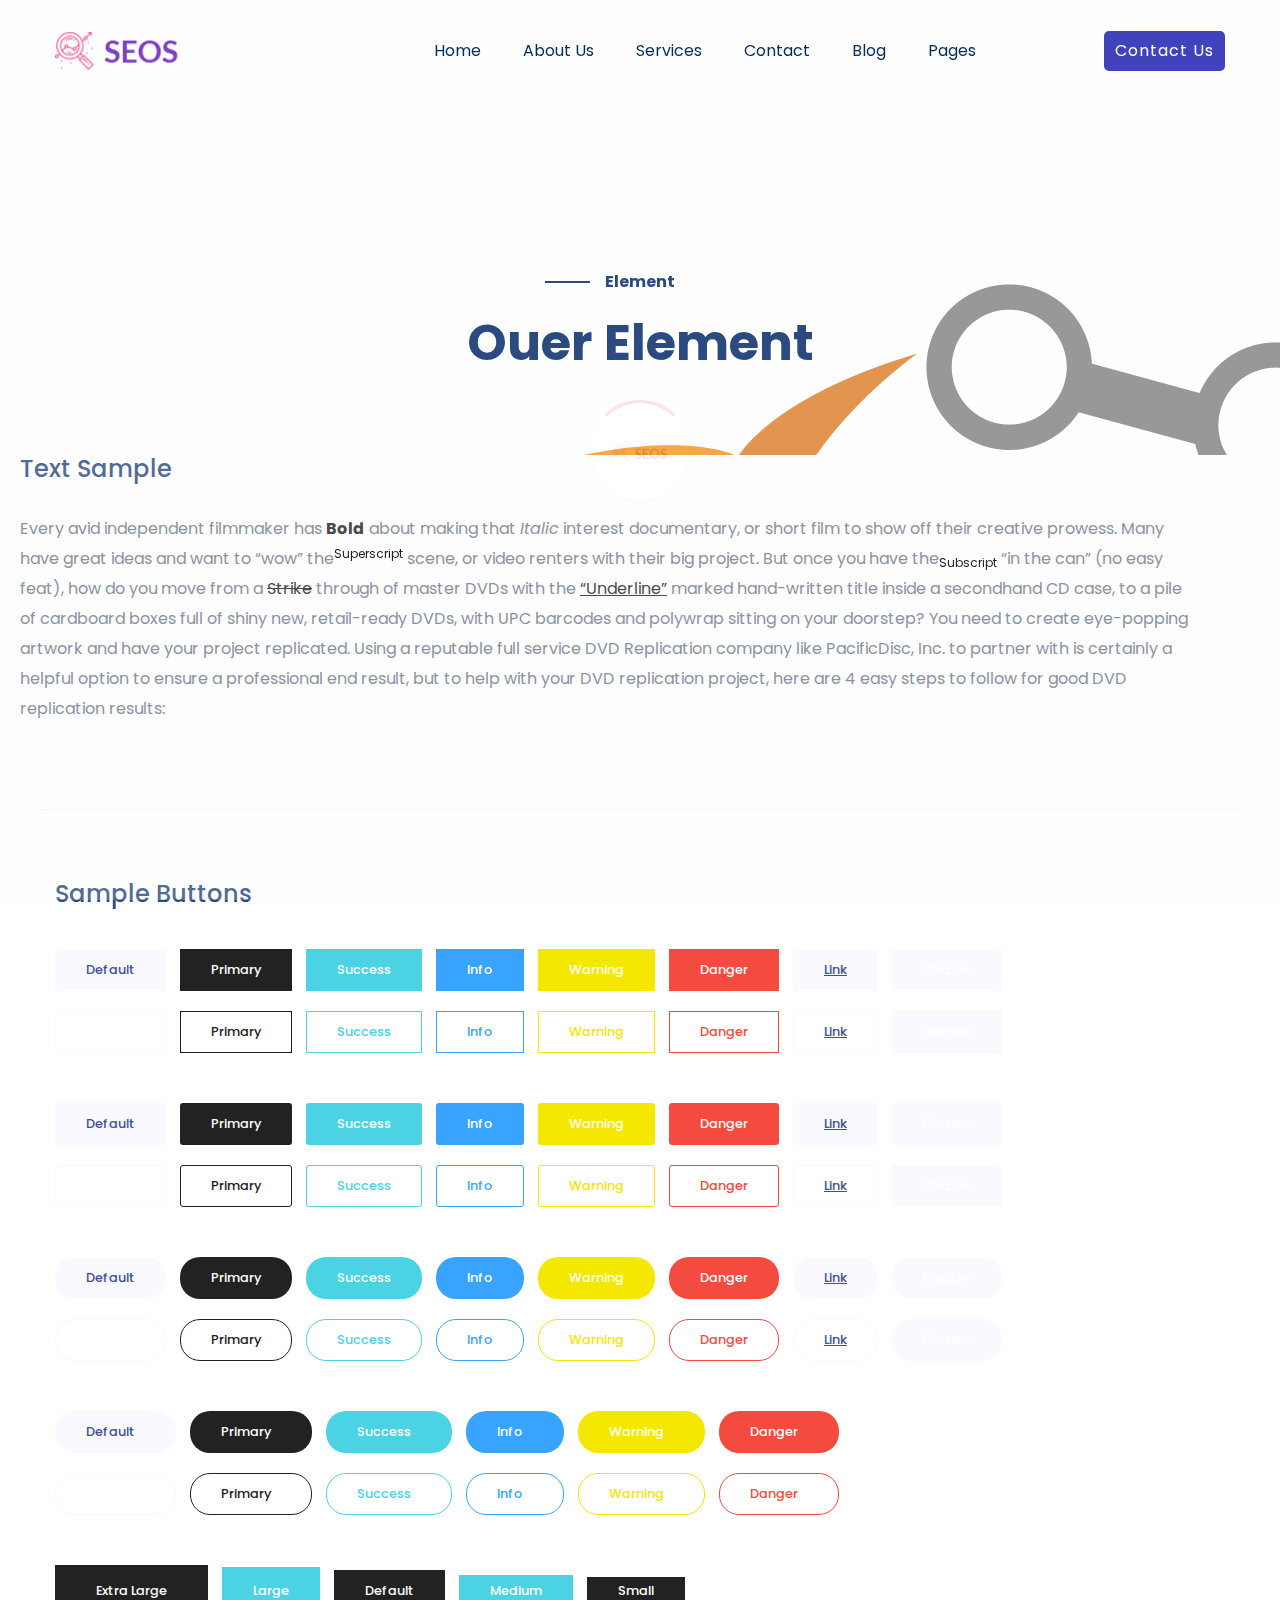
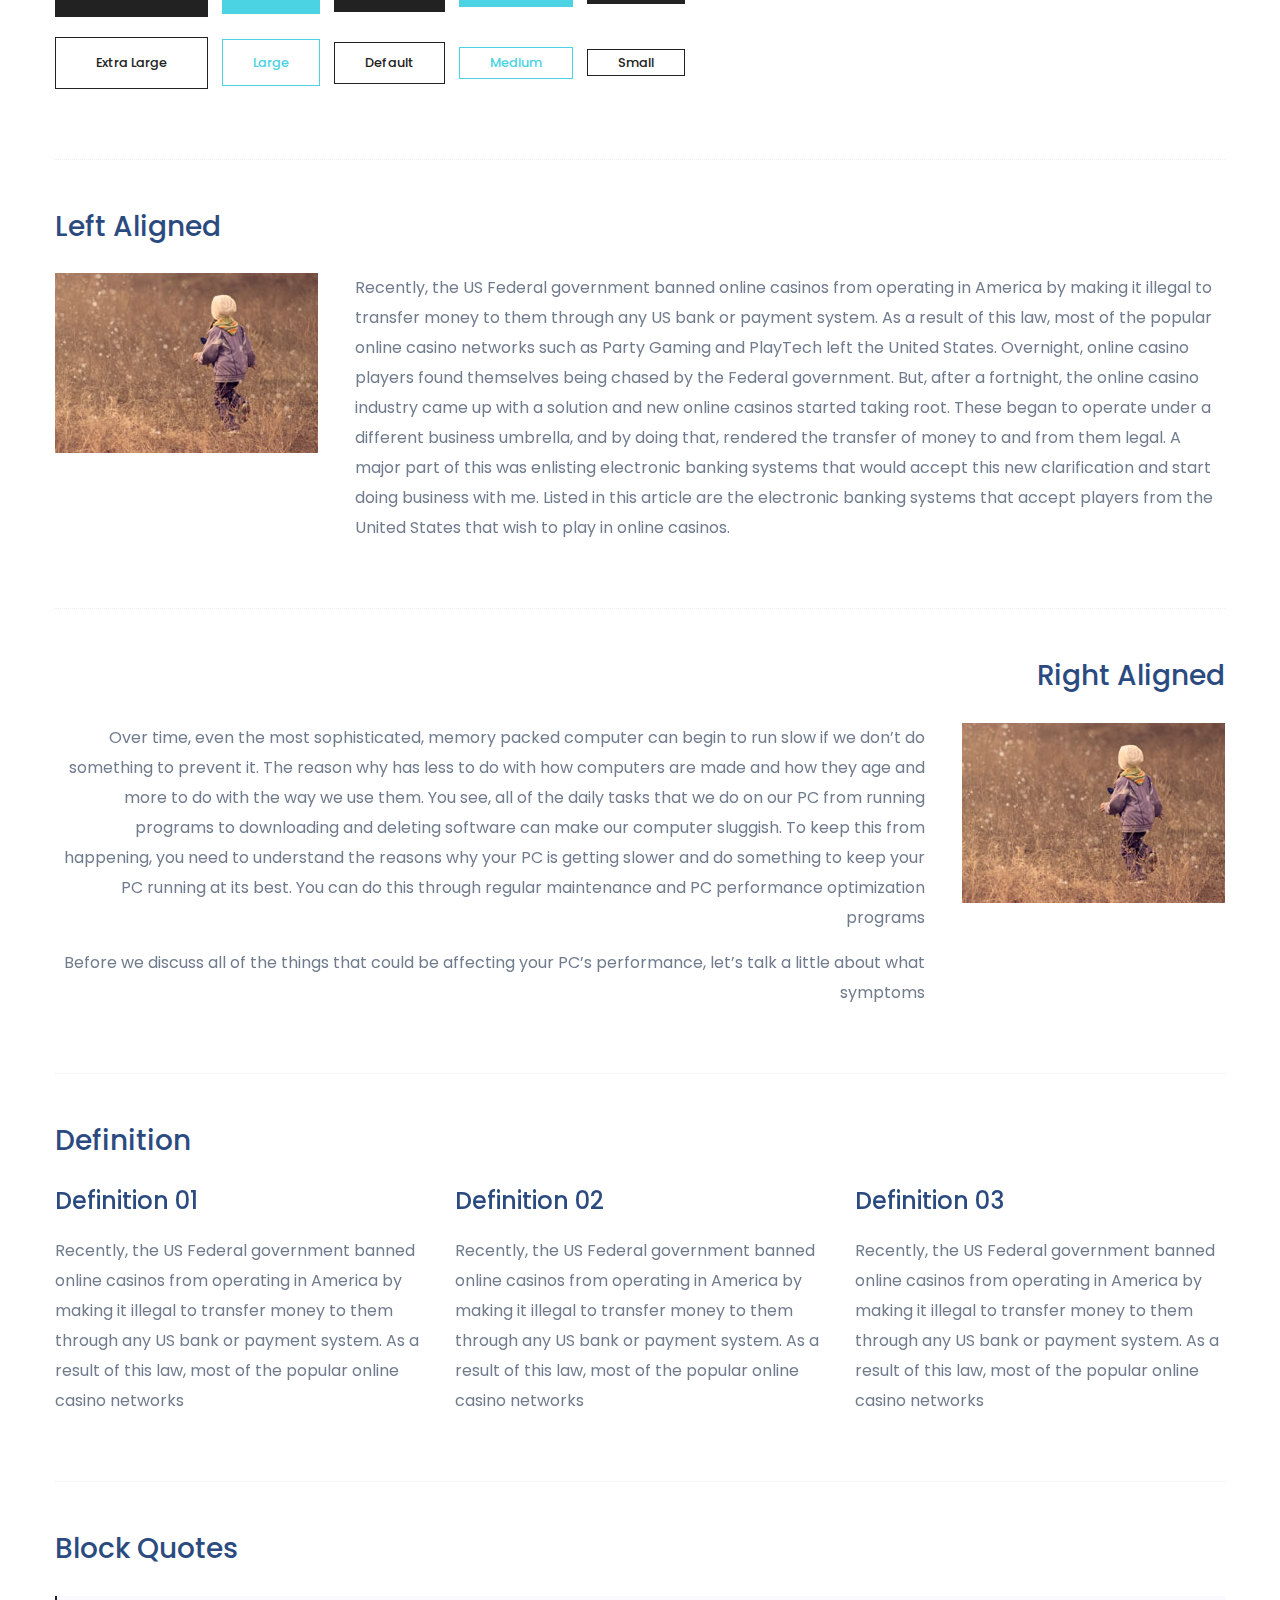
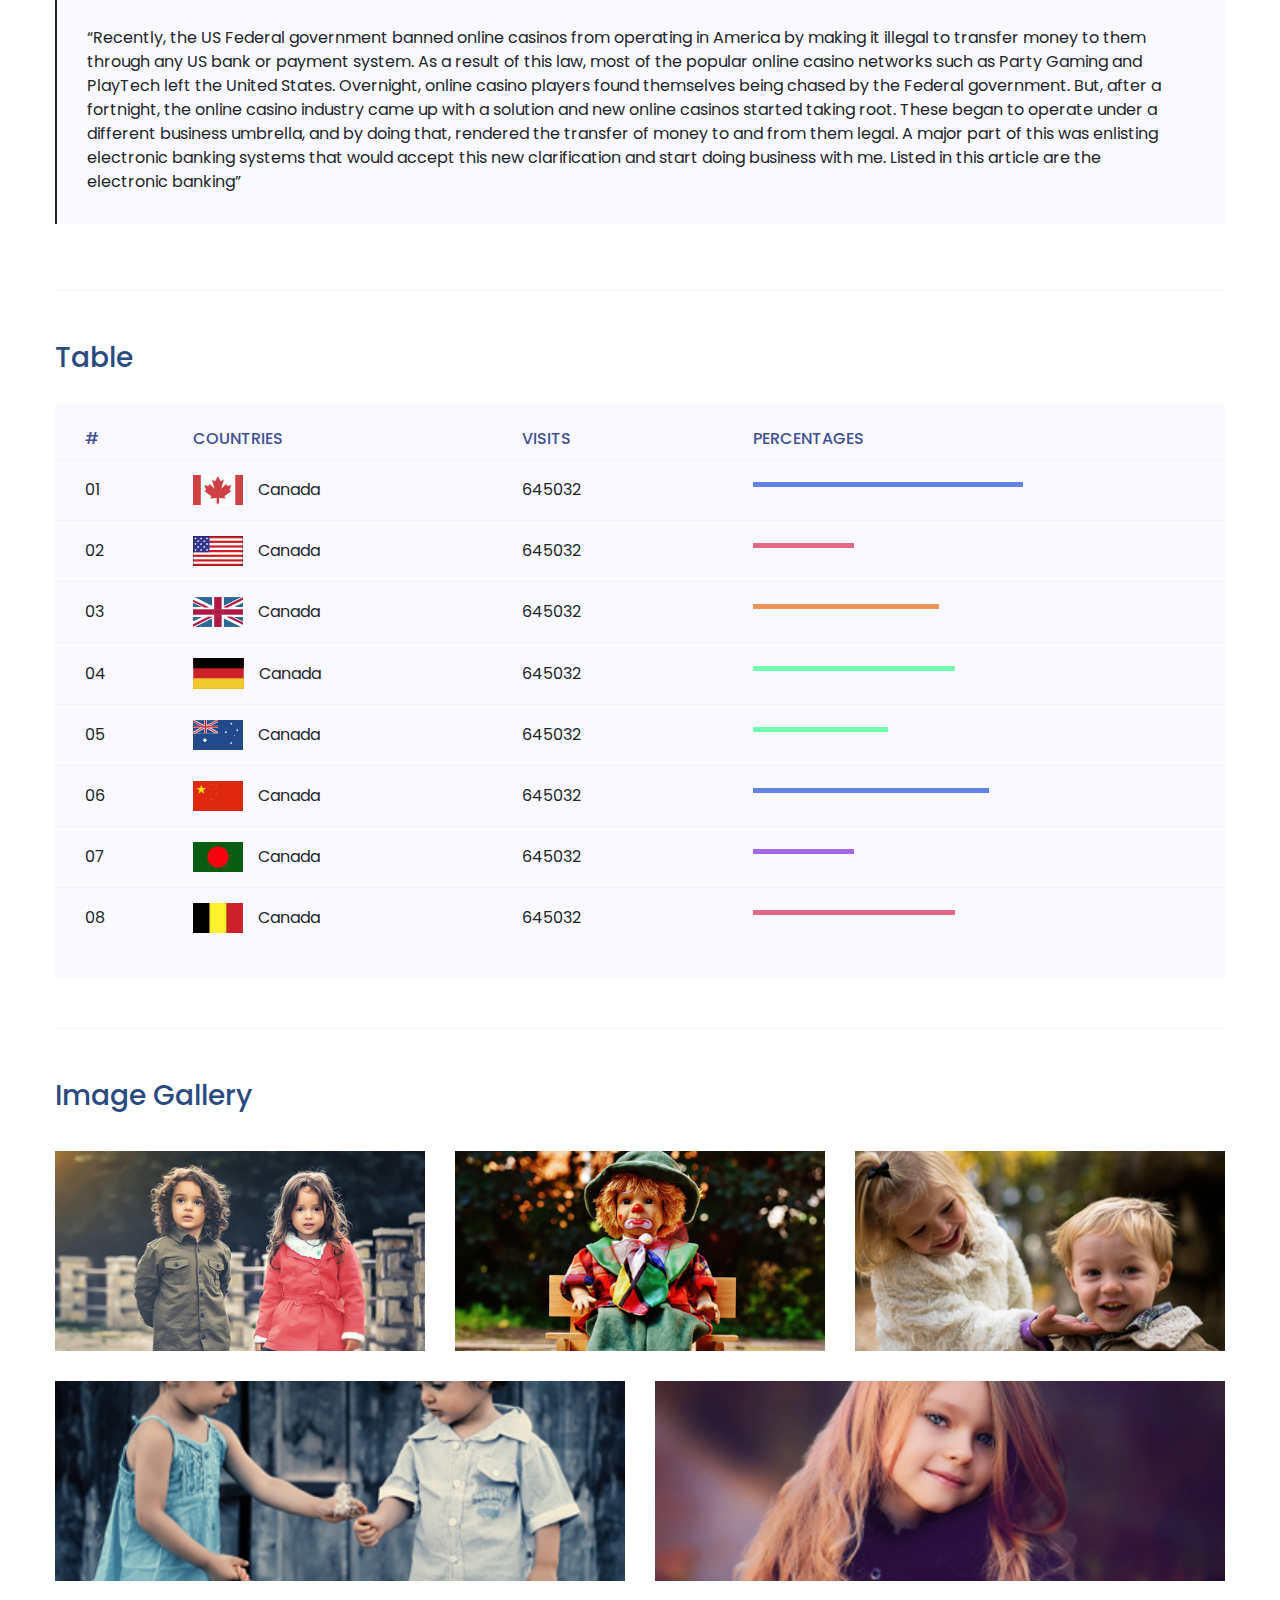
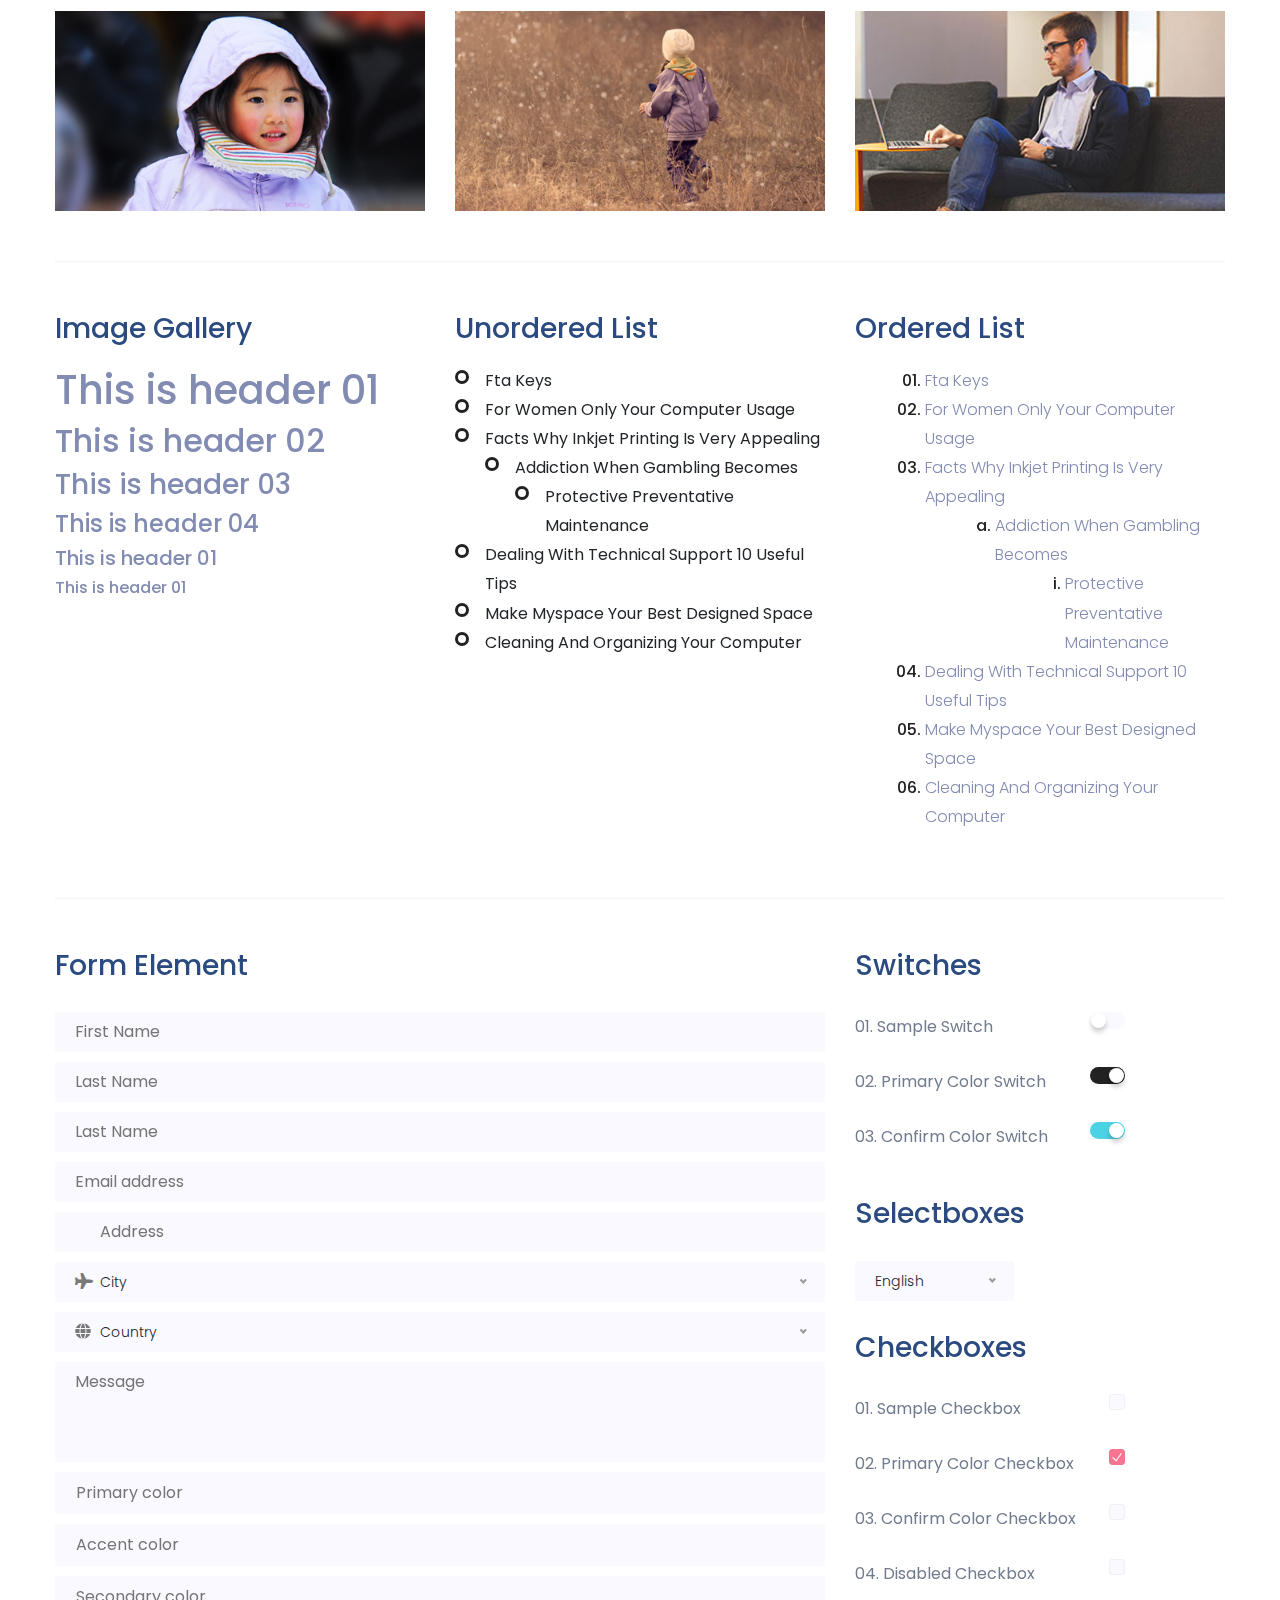
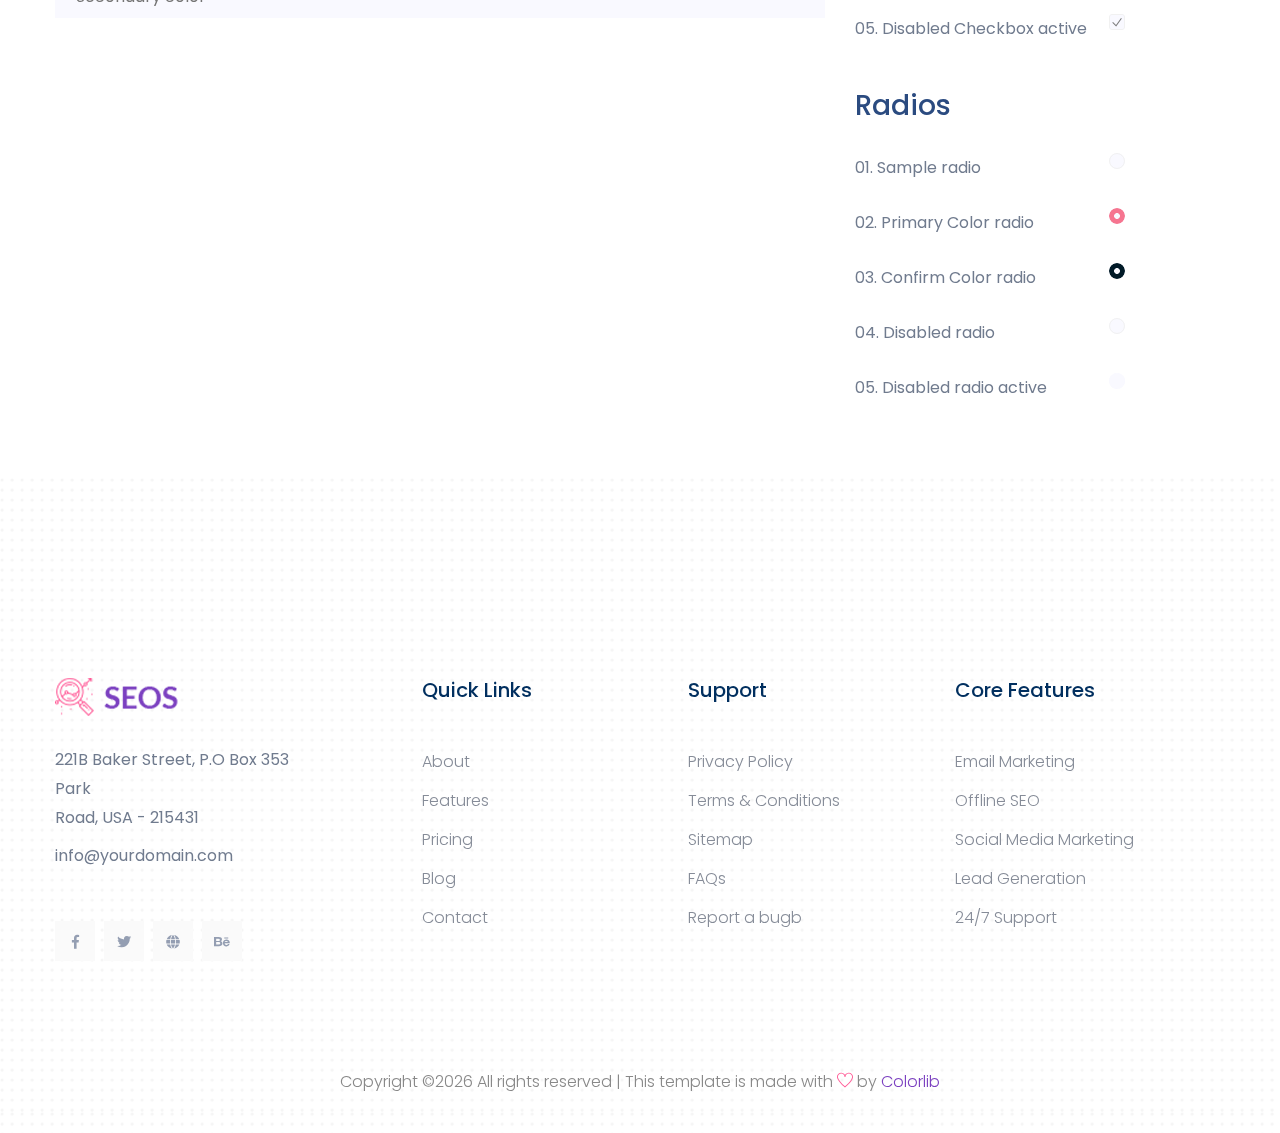
<file: elements.html>
<!doctype html>
<html class="no-js" lang="zxx">

<head>
	<meta charset="utf-8">
	<meta http-equiv="x-ua-compatible" content="ie=edge">
	<title>SEO HTML-5 Template </title>
	<meta name="description" content="">
	<meta name="viewport" content="width=device-width, initial-scale=1">

	<!-- <link rel="manifest" href="site.webmanifest"> -->
	<link rel="shortcut icon" type="image/x-icon" href="assets/img/favicon.ico">
	<!-- Place favicon.ico in the root directory -->

	
 <!-- CSS here -->
   <link rel="stylesheet" href="assets/css/bootstrap.min.css">
   <link rel="stylesheet" href="assets/css/owl.carousel.min.css">
   <link rel="stylesheet" href="assets/css/slicknav.css">
   <link rel="stylesheet" href="assets/css/animate.min.css">
   <link rel="stylesheet" href="assets/css/magnific-popup.css">
   <link rel="stylesheet" href="assets/css/fontawesome-all.min.css">
   <link rel="stylesheet" href="assets/css/themify-icons.css">
   <link rel="stylesheet" href="assets/css/slick.css">
   <link rel="stylesheet" href="assets/css/nice-select.css">
   <link rel="stylesheet" href="assets/css/style.css">
   <link rel="stylesheet" href="assets/css/responsive.css">
</head>

<body>
	
    <!-- Preloader Start -->
    <div id="preloader-active">
        <div class="preloader d-flex align-items-center justify-content-center">
            <div class="preloader-inner position-relative">
                <div class="preloader-circle"></div>
                <div class="preloader-img pere-text">
                    <img src="assets/img/logo/logo.png" alt="">
                </div>
            </div>
        </div>
    </div>
    <!-- Preloader Start -->
	
    <header>
        <!-- Header Start -->
       <div class="header-area header-transparrent ">
            <div class="main-header header-sticky">
                <div class="container">
                    <div class="row align-items-center">
                        <!-- Logo -->
                        <div class="col-xl-2 col-lg-2 col-md-1">
                            <div class="logo">
                                <a href="index.html"><img src="assets/img/logo/logo.png" alt=""></a>
                            </div>
                        </div>
                        <div class="col-xl-8 col-lg-8 col-md-8">
                            <!-- Main-menu -->
                            <div class="main-menu f-right d-none d-lg-block">
                                <nav> 
                                    <ul id="navigation">    
                                        <li><a href="index.html"> Home</a></li>
                                        <li><a href="about.html">About Us</a></li>
                                        <li><a href="services.html">Services</a></li>
                                        <li><a href="contact.html">Contact</a></li>
                                        <li><a href="blog.html">Blog</a>
                                            <ul class="submenu">
                                                <li><a href="blog.html">Blog</a></li>
                                                <li><a href="single-blog.html">Blog Details</a></li>
                                            </ul>
                                        </li>
                                        <li><a href="#">Pages</a>
                                            <ul class="submenu">
                                                <li><a href="elements.html">Element</a></li>
                                            </ul>
                                        </li>
                                    </ul>
                                </nav>
                            </div>
                        </div>             
                        <div class="col-xl-2 col-lg-2 col-md-3">
                            <div class="header-right-btn f-right d-none d-lg-block">
                                <a href="#" class="btn header-btn">Contact Us</a>
                            </div>
                        </div>
                        <!-- Mobile Menu -->
                        <div class="col-12">
                            <div class="mobile_menu d-block d-lg-none"></div>
                        </div>
                    </div>
                </div>
            </div>
       </div>
        <!-- Header End -->
	</header>
	
	<!-- Slider Area Start-->
	<div class="services-area">
		<div class="container">
			<!-- Section-tittle -->
			<div class="row d-flex justify-content-center">
				<div class="col-lg-8">
					<div class="section-tittle text-center mb-80">
						<span>Element</span>
						<h2>Ouer Element​</h2>
					</div>
				</div>
			</div>
		</div>
	</div>
	<!-- Slider Area End-->

	<!-- Start Sample Area -->
	<section class="sample-text-area">
		<div class="container box_1170">
			<h3 class="text-heading">Text Sample</h3>
			<p class="sample-text">
				Every avid independent filmmaker has <b>Bold</b> about making that <i>Italic</i> interest documentary,
				or short
				film to show off their creative prowess. Many have great ideas and want to “wow”
				the<sup>Superscript</sup> scene,
				or video renters with their big project. But once you have the<sub>Subscript</sub> “in the can” (no easy
				feat), how
				do you move from a <del>Strike</del> through of master DVDs with the <u>“Underline”</u> marked
				hand-written title
				inside a secondhand CD case, to a pile of cardboard boxes full of shiny new, retail-ready DVDs, with UPC
				barcodes
				and polywrap sitting on your doorstep? You need to create eye-popping artwork and have your project
				replicated.
				Using a reputable full service DVD Replication company like PacificDisc, Inc. to partner with is
				certainly a
				helpful option to ensure a professional end result, but to help with your DVD replication project, here
				are 4 easy
				steps to follow for good DVD replication results:

			</p>
		</div>
	</section>
	<!-- End Sample Area -->

	<!-- Start Button -->
	<section class="button-area">
		<div class="container box_1170 border-top-generic">
			<h3 class="text-heading">Sample Buttons</h3>
			<div class="button-group-area">
				<a href="#" class="genric-btn default">Default</a>
				<a href="#" class="genric-btn primary">Primary</a>
				<a href="#" class="genric-btn success">Success</a>
				<a href="#" class="genric-btn info">Info</a>
				<a href="#" class="genric-btn warning">Warning</a>
				<a href="#" class="genric-btn danger">Danger</a>
				<a href="#" class="genric-btn link">Link</a>
				<a href="#" class="genric-btn disable">Disable</a>
			</div>
			<div class="button-group-area mt-10">
				<a href="#" class="genric-btn default-border">Default</a>
				<a href="#" class="genric-btn primary-border">Primary</a>
				<a href="#" class="genric-btn success-border">Success</a>
				<a href="#" class="genric-btn info-border">Info</a>
				<a href="#" class="genric-btn warning-border">Warning</a>
				<a href="#" class="genric-btn danger-border">Danger</a>
				<a href="#" class="genric-btn link-border">Link</a>
				<a href="#" class="genric-btn disable">Disable</a>
			</div>
			<div class="button-group-area mt-40">
				<a href="#" class="genric-btn default radius">Default</a>
				<a href="#" class="genric-btn primary radius">Primary</a>
				<a href="#" class="genric-btn success radius">Success</a>
				<a href="#" class="genric-btn info radius">Info</a>
				<a href="#" class="genric-btn warning radius">Warning</a>
				<a href="#" class="genric-btn danger radius">Danger</a>
				<a href="#" class="genric-btn link radius">Link</a>
				<a href="#" class="genric-btn disable radius">Disable</a>
			</div>
			<div class="button-group-area mt-10">
				<a href="#" class="genric-btn default-border radius">Default</a>
				<a href="#" class="genric-btn primary-border radius">Primary</a>
				<a href="#" class="genric-btn success-border radius">Success</a>
				<a href="#" class="genric-btn info-border radius">Info</a>
				<a href="#" class="genric-btn warning-border radius">Warning</a>
				<a href="#" class="genric-btn danger-border radius">Danger</a>
				<a href="#" class="genric-btn link-border radius">Link</a>
				<a href="#" class="genric-btn disable radius">Disable</a>
			</div>
			<div class="button-group-area mt-40">
				<a href="#" class="genric-btn default circle">Default</a>
				<a href="#" class="genric-btn primary circle">Primary</a>
				<a href="#" class="genric-btn success circle">Success</a>
				<a href="#" class="genric-btn info circle">Info</a>
				<a href="#" class="genric-btn warning circle">Warning</a>
				<a href="#" class="genric-btn danger circle">Danger</a>
				<a href="#" class="genric-btn link circle">Link</a>
				<a href="#" class="genric-btn disable circle">Disable</a>
			</div>
			<div class="button-group-area mt-10">
				<a href="#" class="genric-btn default-border circle">Default</a>
				<a href="#" class="genric-btn primary-border circle">Primary</a>
				<a href="#" class="genric-btn success-border circle">Success</a>
				<a href="#" class="genric-btn info-border circle">Info</a>
				<a href="#" class="genric-btn warning-border circle">Warning</a>
				<a href="#" class="genric-btn danger-border circle">Danger</a>
				<a href="#" class="genric-btn link-border circle">Link</a>
				<a href="#" class="genric-btn disable circle">Disable</a>
			</div>
			<div class="button-group-area mt-40">
				<a href="#" class="genric-btn default circle arrow">Default<span class="lnr lnr-arrow-right"></span></a>
				<a href="#" class="genric-btn primary circle arrow">Primary<span class="lnr lnr-arrow-right"></span></a>
				<a href="#" class="genric-btn success circle arrow">Success<span class="lnr lnr-arrow-right"></span></a>
				<a href="#" class="genric-btn info circle arrow">Info<span class="lnr lnr-arrow-right"></span></a>
				<a href="#" class="genric-btn warning circle arrow">Warning<span class="lnr lnr-arrow-right"></span></a>
				<a href="#" class="genric-btn danger circle arrow">Danger<span class="lnr lnr-arrow-right"></span></a>
			</div>
			<div class="button-group-area mt-10">
				<a href="#" class="genric-btn default-border circle arrow">Default<span
						class="lnr lnr-arrow-right"></span></a>
				<a href="#" class="genric-btn primary-border circle arrow">Primary<span
						class="lnr lnr-arrow-right"></span></a>
				<a href="#" class="genric-btn success-border circle arrow">Success<span
						class="lnr lnr-arrow-right"></span></a>
				<a href="#" class="genric-btn info-border circle arrow">Info<span
						class="lnr lnr-arrow-right"></span></a>
				<a href="#" class="genric-btn warning-border circle arrow">Warning<span
						class="lnr lnr-arrow-right"></span></a>
				<a href="#" class="genric-btn danger-border circle arrow">Danger<span
						class="lnr lnr-arrow-right"></span></a>
			</div>
			<div class="button-group-area mt-40">
				<a href="#" class="genric-btn primary e-large">Extra Large</a>
				<a href="#" class="genric-btn success large">Large</a>
				<a href="#" class="genric-btn primary">Default</a>
				<a href="#" class="genric-btn success medium">Medium</a>
				<a href="#" class="genric-btn primary small">Small</a>
			</div>
			<div class="button-group-area mt-10">
				<a href="#" class="genric-btn primary-border e-large">Extra Large</a>
				<a href="#" class="genric-btn success-border large">Large</a>
				<a href="#" class="genric-btn primary-border">Default</a>
				<a href="#" class="genric-btn success-border medium">Medium</a>
				<a href="#" class="genric-btn primary-border small">Small</a>
			</div>
		</div>
	</section>
	<!-- End Button -->

	<!-- Start Align Area -->
	<div class="whole-wrap">
		<div class="container box_1170">
			<div class="section-top-border">
				<h3 class="mb-30">Left Aligned</h3>
				<div class="row">
					<div class="col-md-3">
						<img src="assets/img/elements/d.jpg" alt="" class="img-fluid">
					</div>
					<div class="col-md-9 mt-sm-20">
						<p>Recently, the US Federal government banned online casinos from operating in America by making
							it illegal to
							transfer money to them through any US bank or payment system. As a result of this law, most
							of the popular
							online casino networks such as Party Gaming and PlayTech left the United States. Overnight,
							online casino
							players found themselves being chased by the Federal government. But, after a fortnight, the
							online casino
							industry came up with a solution and new online casinos started taking root. These began to
							operate under a
							different business umbrella, and by doing that, rendered the transfer of money to and from
							them legal. A major
							part of this was enlisting electronic banking systems that would accept this new
							clarification and start doing
							business with me. Listed in this article are the electronic banking systems that accept
							players from the United
							States that wish to play in online casinos.</p>
					</div>
				</div>
			</div>
			<div class="section-top-border text-right">
				<h3 class="mb-30">Right Aligned</h3>
				<div class="row">
					<div class="col-md-9">
						<p class="text-right">Over time, even the most sophisticated, memory packed computer can begin
							to run slow if we
							don’t do something to prevent it. The reason why has less to do with how computers are made
							and how they age and
							more to do with the way we use them. You see, all of the daily tasks that we do on our PC
							from running programs
							to downloading and deleting software can make our computer sluggish. To keep this from
							happening, you need to
							understand the reasons why your PC is getting slower and do something to keep your PC
							running at its best. You
							can do this through regular maintenance and PC performance optimization programs</p>
						<p class="text-right">Before we discuss all of the things that could be affecting your PC’s
							performance, let’s
							talk a little about what symptoms</p>
					</div>
					<div class="col-md-3">
						<img src="assets/img/elements/d.jpg" alt="" class="img-fluid">
					</div>
				</div>
			</div>
			<div class="section-top-border">
				<h3 class="mb-30">Definition</h3>
				<div class="row">
					<div class="col-md-4">
						<div class="single-defination">
							<h4 class="mb-20">Definition 01</h4>
							<p>Recently, the US Federal government banned online casinos from operating in America by
								making it illegal to
								transfer money to them through any US bank or payment system. As a result of this law,
								most of the popular
								online casino networks</p>
						</div>
					</div>
					<div class="col-md-4">
						<div class="single-defination">
							<h4 class="mb-20">Definition 02</h4>
							<p>Recently, the US Federal government banned online casinos from operating in America by
								making it illegal to
								transfer money to them through any US bank or payment system. As a result of this law,
								most of the popular
								online casino networks</p>
						</div>
					</div>
					<div class="col-md-4">
						<div class="single-defination">
							<h4 class="mb-20">Definition 03</h4>
							<p>Recently, the US Federal government banned online casinos from operating in America by
								making it illegal to
								transfer money to them through any US bank or payment system. As a result of this law,
								most of the popular
								online casino networks</p>
						</div>
					</div>
				</div>
			</div>
			<div class="section-top-border">
				<h3 class="mb-30">Block Quotes</h3>
				<div class="row">
					<div class="col-lg-12">
						<blockquote class="generic-blockquote">
							“Recently, the US Federal government banned online casinos from operating in America by
							making it illegal to
							transfer money to them through any US bank or payment system. As a result of this law, most
							of the popular
							online casino networks such as Party Gaming and PlayTech left the United States. Overnight,
							online casino
							players found themselves being chased by the Federal government. But, after a fortnight, the
							online casino
							industry came up with a solution and new online casinos started taking root. These began to
							operate under a
							different business umbrella, and by doing that, rendered the transfer of money to and from
							them legal. A major
							part of this was enlisting electronic banking systems that would accept this new
							clarification and start doing
							business with me. Listed in this article are the electronic banking”
						</blockquote>
					</div>
				</div>
			</div>
			<div class="section-top-border">
				<h3 class="mb-30">Table</h3>
				<div class="progress-table-wrap">
					<div class="progress-table">
						<div class="table-head">
							<div class="serial">#</div>
							<div class="country">Countries</div>
							<div class="visit">Visits</div>
							<div class="percentage">Percentages</div>
						</div>
						<div class="table-row">
							<div class="serial">01</div>
							<div class="country"> <img src="assets/img/elements/f1.jpg" alt="flag">Canada</div>
							<div class="visit">645032</div>
							<div class="percentage">
								<div class="progress">
									<div class="progress-bar color-1" role="progressbar" style="width: 80%"
										aria-valuenow="80" aria-valuemin="0" aria-valuemax="100"></div>
								</div>
							</div>
						</div>
						<div class="table-row">
							<div class="serial">02</div>
							<div class="country"> <img src="assets/img/elements/f2.jpg" alt="flag">Canada</div>
							<div class="visit">645032</div>
							<div class="percentage">
								<div class="progress">
									<div class="progress-bar color-2" role="progressbar" style="width: 30%"
										aria-valuenow="30" aria-valuemin="0" aria-valuemax="100"></div>
								</div>
							</div>
						</div>
						<div class="table-row">
							<div class="serial">03</div>
							<div class="country"> <img src="assets/img/elements/f3.jpg" alt="flag">Canada</div>
							<div class="visit">645032</div>
							<div class="percentage">
								<div class="progress">
									<div class="progress-bar color-3" role="progressbar" style="width: 55%"
										aria-valuenow="55" aria-valuemin="0" aria-valuemax="100"></div>
								</div>
							</div>
						</div>
						<div class="table-row">
							<div class="serial">04</div>
							<div class="country"> <img src="assets/img/elements/f4.jpg" alt="flag">Canada</div>
							<div class="visit">645032</div>
							<div class="percentage">
								<div class="progress">
									<div class="progress-bar color-4" role="progressbar" style="width: 60%"
										aria-valuenow="60" aria-valuemin="0" aria-valuemax="100"></div>
								</div>
							</div>
						</div>
						<div class="table-row">
							<div class="serial">05</div>
							<div class="country"> <img src="assets/img/elements/f5.jpg" alt="flag">Canada</div>
							<div class="visit">645032</div>
							<div class="percentage">
								<div class="progress">
									<div class="progress-bar color-5" role="progressbar" style="width: 40%"
										aria-valuenow="40" aria-valuemin="0" aria-valuemax="100"></div>
								</div>
							</div>
						</div>
						<div class="table-row">
							<div class="serial">06</div>
							<div class="country"> <img src="assets/img/elements/f6.jpg" alt="flag">Canada</div>
							<div class="visit">645032</div>
							<div class="percentage">
								<div class="progress">
									<div class="progress-bar color-6" role="progressbar" style="width: 70%"
										aria-valuenow="70" aria-valuemin="0" aria-valuemax="100"></div>
								</div>
							</div>
						</div>
						<div class="table-row">
							<div class="serial">07</div>
							<div class="country"> <img src="assets/img/elements/f7.jpg" alt="flag">Canada</div>
							<div class="visit">645032</div>
							<div class="percentage">
								<div class="progress">
									<div class="progress-bar color-7" role="progressbar" style="width: 30%"
										aria-valuenow="30" aria-valuemin="0" aria-valuemax="100"></div>
								</div>
							</div>
						</div>
						<div class="table-row">
							<div class="serial">08</div>
							<div class="country"> <img src="assets/img/elements/f8.jpg" alt="flag">Canada</div>
							<div class="visit">645032</div>
							<div class="percentage">
								<div class="progress">
									<div class="progress-bar color-8" role="progressbar" style="width: 60%"
										aria-valuenow="60" aria-valuemin="0" aria-valuemax="100"></div>
								</div>
							</div>
						</div>
					</div>
				</div>
			</div>
			<div class="section-top-border">
				<h3>Image Gallery</h3>
				<div class="row gallery-item">
					<div class="col-md-4">
						<a href="assets/img/elements/g1.jpg" class="img-pop-up">
							<div class="single-gallery-image" style="background: url(assets/img/elements/g1.jpg);"></div>
						</a>
					</div>
					<div class="col-md-4">
						<a href="assets/img/elements/g2.jpg" class="img-pop-up">
							<div class="single-gallery-image" style="background: url(assets/img/elements/g2.jpg);"></div>
						</a>
					</div>
					<div class="col-md-4">
						<a href="assets/img/elements/g3.jpg" class="img-pop-up">
							<div class="single-gallery-image" style="background: url(assets/img/elements/g3.jpg);"></div>
						</a>
					</div>
					<div class="col-md-6">
						<a href="assets/img/elements/g4.jpg" class="img-pop-up">
							<div class="single-gallery-image" style="background: url(assets/img/elements/g4.jpg);"></div>
						</a>
					</div>
					<div class="col-md-6">
						<a href="assets/img/elements/g5.jpg" class="img-pop-up">
							<div class="single-gallery-image" style="background: url(assets/img/elements/g5.jpg);"></div>
						</a>
					</div>
					<div class="col-md-4">
						<a href="assets/img/elements/g6.jpg" class="img-pop-up">
							<div class="single-gallery-image" style="background: url(assets/img/elements/g6.jpg);"></div>
						</a>
					</div>
					<div class="col-md-4">
						<a href="assets/img/elements/g7.jpg" class="img-pop-up">
							<div class="single-gallery-image" style="background: url(assets/img/elements/g7.jpg);"></div>
						</a>
					</div>
					<div class="col-md-4">
						<a href="assets/img/elements/g8.jpg" class="img-pop-up">
							<div class="single-gallery-image" style="background: url(assets/img/elements/g8.jpg);"></div>
						</a>
					</div>
				</div>
			</div>
			<div class="section-top-border">
				<div class="row">
					<div class="col-md-4">
						<h3 class="mb-20">Image Gallery</h3>
						<div class="typography">
							<h1>This is header 01</h1>
							<h2>This is header 02</h2>
							<h3>This is header 03</h3>
							<h4>This is header 04</h4>
							<h5>This is header 01</h5>
							<h6>This is header 01</h6>
						</div>
					</div>
					<div class="col-md-4 mt-sm-30">
						<h3 class="mb-20">Unordered List</h3>
						<div class="">
							<ul class="unordered-list">
								<li>Fta Keys</li>
								<li>For Women Only Your Computer Usage</li>
								<li>Facts Why Inkjet Printing Is Very Appealing
									<ul>
										<li>Addiction When Gambling Becomes
											<ul>
												<li>Protective Preventative Maintenance</li>
											</ul>
										</li>
									</ul>
								</li>
								<li>Dealing With Technical Support 10 Useful Tips</li>
								<li>Make Myspace Your Best Designed Space</li>
								<li>Cleaning And Organizing Your Computer</li>
							</ul>
						</div>
					</div>
					<div class="col-md-4 mt-sm-30">
						<h3 class="mb-20">Ordered List</h3>
						<div class="">
							<ol class="ordered-list">
								<li><span>Fta Keys</span></li>
								<li><span>For Women Only Your Computer Usage</span></li>
								<li><span>Facts Why Inkjet Printing Is Very Appealing</span>
									<ol class="ordered-list-alpha">
										<li><span>Addiction When Gambling Becomes</span>
											<ol class="ordered-list-roman">
												<li><span>Protective Preventative Maintenance</span></li>
											</ol>
										</li>
									</ol>
								</li>
								<li><span>Dealing With Technical Support 10 Useful Tips</span></li>
								<li><span>Make Myspace Your Best Designed Space</span></li>
								<li><span>Cleaning And Organizing Your Computer</span></li>
							</ol>
						</div>
					</div>
				</div>
			</div>
			<div class="section-top-border">
				<div class="row">
					<div class="col-lg-8 col-md-8">
						<h3 class="mb-30">Form Element</h3>
						<form action="#">
							<div class="mt-10">
								<input type="text" name="first_name" placeholder="First Name"
									onfocus="this.placeholder = ''" onblur="this.placeholder = 'First Name'" required
									class="single-input">
							</div>
							<div class="mt-10">
								<input type="text" name="last_name" placeholder="Last Name"
									onfocus="this.placeholder = ''" onblur="this.placeholder = 'Last Name'" required
									class="single-input">
							</div>
							<div class="mt-10">
								<input type="text" name="last_name" placeholder="Last Name"
									onfocus="this.placeholder = ''" onblur="this.placeholder = 'Last Name'" required
									class="single-input">
							</div>
							<div class="mt-10">
								<input type="email" name="EMAIL" placeholder="Email address"
									onfocus="this.placeholder = ''" onblur="this.placeholder = 'Email address'" required
									class="single-input">
							</div>
							<div class="input-group-icon mt-10">
								<div class="icon"><i class="fa fa-thumb-tack" aria-hidden="true"></i></div>
								<input type="text" name="address" placeholder="Address" onfocus="this.placeholder = ''"
									onblur="this.placeholder = 'Address'" required class="single-input">
							</div>
							<div class="input-group-icon mt-10">
								<div class="icon"><i class="fa fa-plane" aria-hidden="true"></i></div>
								<div class="form-select" id="default-select"">
											<select>
												<option value=" 1">City</option>
									<option value="1">Dhaka</option>
									<option value="1">Dilli</option>
									<option value="1">Newyork</option>
									<option value="1">Islamabad</option>
									</select>
								</div>
							</div>
							<div class="input-group-icon mt-10">
								<div class="icon"><i class="fa fa-globe" aria-hidden="true"></i></div>
								<div class="form-select" id="default-select"">
											<select>
												<option value=" 1">Country</option>
									<option value="1">Bangladesh</option>
									<option value="1">India</option>
									<option value="1">England</option>
									<option value="1">Srilanka</option>
									</select>
								</div>
							</div>

							<div class="mt-10">
								<textarea class="single-textarea" placeholder="Message" onfocus="this.placeholder = ''"
									onblur="this.placeholder = 'Message'" required></textarea>
							</div>
							<!-- For Gradient Border Use -->
							<!-- <div class="mt-10">
										<div class="primary-input">
											<input id="primary-input" type="text" name="first_name" placeholder="Primary color" onfocus="this.placeholder = ''" onblur="this.placeholder = 'Primary color'">
											<label for="primary-input"></label>
										</div>
									</div> -->
							<div class="mt-10">
								<input type="text" name="first_name" placeholder="Primary color"
									onfocus="this.placeholder = ''" onblur="this.placeholder = 'Primary color'" required
									class="single-input-primary">
							</div>
							<div class="mt-10">
								<input type="text" name="first_name" placeholder="Accent color"
									onfocus="this.placeholder = ''" onblur="this.placeholder = 'Accent color'" required
									class="single-input-accent">
							</div>
							<div class="mt-10">
								<input type="text" name="first_name" placeholder="Secondary color"
									onfocus="this.placeholder = ''" onblur="this.placeholder = 'Secondary color'"
									required class="single-input-secondary">
							</div>
						</form>
					</div>
					<div class="col-lg-3 col-md-4 mt-sm-30">
						<div class="single-element-widget">
							<h3 class="mb-30">Switches</h3>
							<div class="switch-wrap d-flex justify-content-between">
								<p>01. Sample Switch</p>
								<div class="primary-switch">
									<input type="checkbox" id="default-switch">
									<label for="default-switch"></label>
								</div>
							</div>
							<div class="switch-wrap d-flex justify-content-between">
								<p>02. Primary Color Switch</p>
								<div class="primary-switch">
									<input type="checkbox" id="primary-switch" checked>
									<label for="primary-switch"></label>
								</div>
							</div>
							<div class="switch-wrap d-flex justify-content-between">
								<p>03. Confirm Color Switch</p>
								<div class="confirm-switch">
									<input type="checkbox" id="confirm-switch" checked>
									<label for="confirm-switch"></label>
								</div>
							</div>
						</div>
						<div class="single-element-widget mt-30">
							<h3 class="mb-30">Selectboxes</h3>
							<div class="default-select" id="default-select"">
										<select>
											<option value=" 1">English</option>
								<option value="1">Spanish</option>
								<option value="1">Arabic</option>
								<option value="1">Portuguise</option>
								<option value="1">Bengali</option>
								</select>
							</div>
						</div>
						<div class="single-element-widget mt-30">
							<h3 class="mb-30">Checkboxes</h3>
							<div class="switch-wrap d-flex justify-content-between">
								<p>01. Sample Checkbox</p>
								<div class="primary-checkbox">
									<input type="checkbox" id="default-checkbox">
									<label for="default-checkbox"></label>
								</div>
							</div>
							<div class="switch-wrap d-flex justify-content-between">
								<p>02. Primary Color Checkbox</p>
								<div class="primary-checkbox">
									<input type="checkbox" id="primary-checkbox" checked>
									<label for="primary-checkbox"></label>
								</div>
							</div>
							<div class="switch-wrap d-flex justify-content-between">
								<p>03. Confirm Color Checkbox</p>
								<div class="confirm-checkbox">
									<input type="checkbox" id="confirm-checkbox">
									<label for="confirm-checkbox"></label>
								</div>
							</div>
							<div class="switch-wrap d-flex justify-content-between">
								<p>04. Disabled Checkbox</p>
								<div class="disabled-checkbox">
									<input type="checkbox" id="disabled-checkbox" disabled>
									<label for="disabled-checkbox"></label>
								</div>
							</div>
							<div class="switch-wrap d-flex justify-content-between">
								<p>05. Disabled Checkbox active</p>
								<div class="disabled-checkbox">
									<input type="checkbox" id="disabled-checkbox-active" checked disabled>
									<label for="disabled-checkbox-active"></label>
								</div>
							</div>
						</div>
						<div class="single-element-widget mt-30">
							<h3 class="mb-30">Radios</h3>
							<div class="switch-wrap d-flex justify-content-between">
								<p>01. Sample radio</p>
								<div class="primary-radio">
									<input type="checkbox" id="default-radio">
									<label for="default-radio"></label>
								</div>
							</div>
							<div class="switch-wrap d-flex justify-content-between">
								<p>02. Primary Color radio</p>
								<div class="primary-radio">
									<input type="checkbox" id="primary-radio" checked>
									<label for="primary-radio"></label>
								</div>
							</div>
							<div class="switch-wrap d-flex justify-content-between">
								<p>03. Confirm Color radio</p>
								<div class="confirm-radio">
									<input type="checkbox" id="confirm-radio" checked>
									<label for="confirm-radio"></label>
								</div>
							</div>
							<div class="switch-wrap d-flex justify-content-between">
								<p>04. Disabled radio</p>
								<div class="disabled-radio">
									<input type="checkbox" id="disabled-radio" disabled>
									<label for="disabled-radio"></label>
								</div>
							</div>
							<div class="switch-wrap d-flex justify-content-between">
								<p>05. Disabled radio active</p>
								<div class="disabled-radio">
									<input type="checkbox" id="disabled-radio-active" checked disabled>
									<label for="disabled-radio-active"></label>
								</div>
							</div>
						</div>
					</div>
				</div>
			</div>
		</div>
	</div>
	<!-- End Align Area -->
	
	<footer>

		<!-- Footer Start-->
	   <div class="footer-main" data-background="assets/img/shape/footer_bg.png">
		 <div class="footer-area footer-padding">
			 <div class="container">
				 <div class="row d-flex justify-content-between">
					 <div class="col-lg-3 col-md-4 col-sm-8">
						<div class="single-footer-caption mb-50">
						  <div class="single-footer-caption mb-30">
							   <!-- logo -->
							  <div class="footer-logo">
								  <a href="index.html"><img src="assets/img/logo/logo2_footer.png" alt=""></a>
							  </div>
							  <div class="footer-tittle">
								  <div class="footer-pera">
									  <p class="info1">221B Baker Street, P.O Box 353 Park <br> Road, USA - 215431</p>
									  <p class="info2">info@yourdomain.com</p>
								 </div>
							  </div>
							  <div class="footer-social">
								 <a href="#"><i class="fab fa-facebook-f"></i></a>
								 <a href="#"><i class="fab fa-twitter"></i></a>
								 <a href="#"><i class="fas fa-globe"></i></a>
								 <a href="#"><i class="fab fa-behance"></i></a>
							 </div>
						  </div>
						</div>
					 </div>
					 <div class="col-lg-2 col-md-4 col-sm-5">
						 <div class="single-footer-caption mb-50">
							 <div class="footer-tittle">
								 <h4>Quick Links</h4>
								 <ul>
									 <li><a href="about.html">About</a></li>
									 <li><a href="about.html">Features</a></li>
									 <li><a href="single-blog.html">Pricing</a></li>
									 <li><a href="blog.html">Blog</a></li>
									 <li><a href="contact.html">Contact</a></li>
								 </ul>
							 </div>
						 </div>
					 </div>
					 <div class="col-lg-2 col-md-4 col-sm-7">
						 <div class="single-footer-caption mb-50">
							 <div class="footer-tittle">
								 <h4>Support</h4>
								 <ul>
									 <li><a href="#">Privacy Policy</a></li>
									 <li><a href="#">Terms & Conditions</a></li>
									 <li><a href="#"> Sitemap</a></li>
									 <li><a href="#">FAQs</a></li>
									 <li><a href="#">Report a bugb</a></li>
								 </ul>
							 </div>
						 </div>
					 </div>
					 <div class="col-lg-3 col-md-4 col-sm-5">
						 <div class="single-footer-caption mb-50">
							 <div class="footer-tittle">
								 <h4>Core Features</h4>
								 <ul>
								  <li><a href="#">Email Marketing</a></li>
								  <li><a href="#"> Offline SEO</a></li>
								  <li><a href="#">Social Media Marketing</a></li>
								  <li><a href="#">Lead Generation</a></li>
								  <li><a href="#"> 24/7 Support</a></li>
							  </ul>
							 </div>
						 </div>
					 </div>
				 </div>
			 </div>
		 </div>
		 <!-- footer-bottom aera -->
		 <div class="footer-bottom-area footer-bg">
			 <div class="container">
				 <div class="footer-border">
					  <div class="row d-flex align-items-center">
						  <div class="col-xl-12 ">
							  <div class="footer-copy-right text-center">
								  <p><!-- Link back to Colorlib can't be removed. Template is licensed under CC BY 3.0. -->
  Copyright &copy;<script>document.write(new Date().getFullYear());</script> All rights reserved | This template is made with <i class="ti-heart" aria-hidden="true"></i> by <a href="https://colorlib.com" target="_blank">Colorlib</a>
  <!-- Link back to Colorlib can't be removed. Template is licensed under CC BY 3.0. --></p>
							  </div>
						  </div>
					  </div>
				 </div>
			 </div>
		 </div>
	   </div>
		<!-- Footer End-->
 
	</footer>

<!-- JS here -->
	
		<!-- All JS Custom Plugins Link Here here -->
        <script src="./assets/js/vendor/modernizr-3.5.0.min.js"></script>
		
		<!-- Jquery, Popper, Bootstrap -->
		<script src="./assets/js/vendor/jquery-1.12.4.min.js"></script>
        <script src="./assets/js/popper.min.js"></script>
        <script src="./assets/js/bootstrap.min.js"></script>
	    <!-- Jquery Mobile Menu -->
        <script src="./assets/js/jquery.slicknav.min.js"></script>

		<!-- Jquery Slick , Owl-Carousel Plugins -->
        <script src="./assets/js/owl.carousel.min.js"></script>
		<script src="./assets/js/slick.min.js"></script>
		
		<!-- One Page, Animated-HeadLin -->
        <script src="./assets/js/wow.min.js"></script>
		<script src="./assets/js/animated.headline.js"></script>
		<script src="./assets/js/jquery.magnific-popup.js"></script>
		
		<!-- Scrollup, nice-select, sticky -->
        <script src="./assets/js/jquery.scrollUp.min.js"></script>
        <script src="./assets/js/jquery.nice-select.min.js"></script>
		<script src="./assets/js/jquery.sticky.js"></script>
        
        <!-- contact js -->
        <script src="./assets/js/contact.js"></script>
        <script src="./assets/js/jquery.form.js"></script>
        <script src="./assets/js/jquery.validate.min.js"></script>
        <script src="./assets/js/mail-script.js"></script>
        <script src="./assets/js/jquery.ajaxchimp.min.js"></script>
        
		<!-- Jquery Plugins, main Jquery -->	
        <script src="./assets/js/plugins.js"></script>
        <script src="./assets/js/main.js"></script>
        
</body>
</html>
</file>
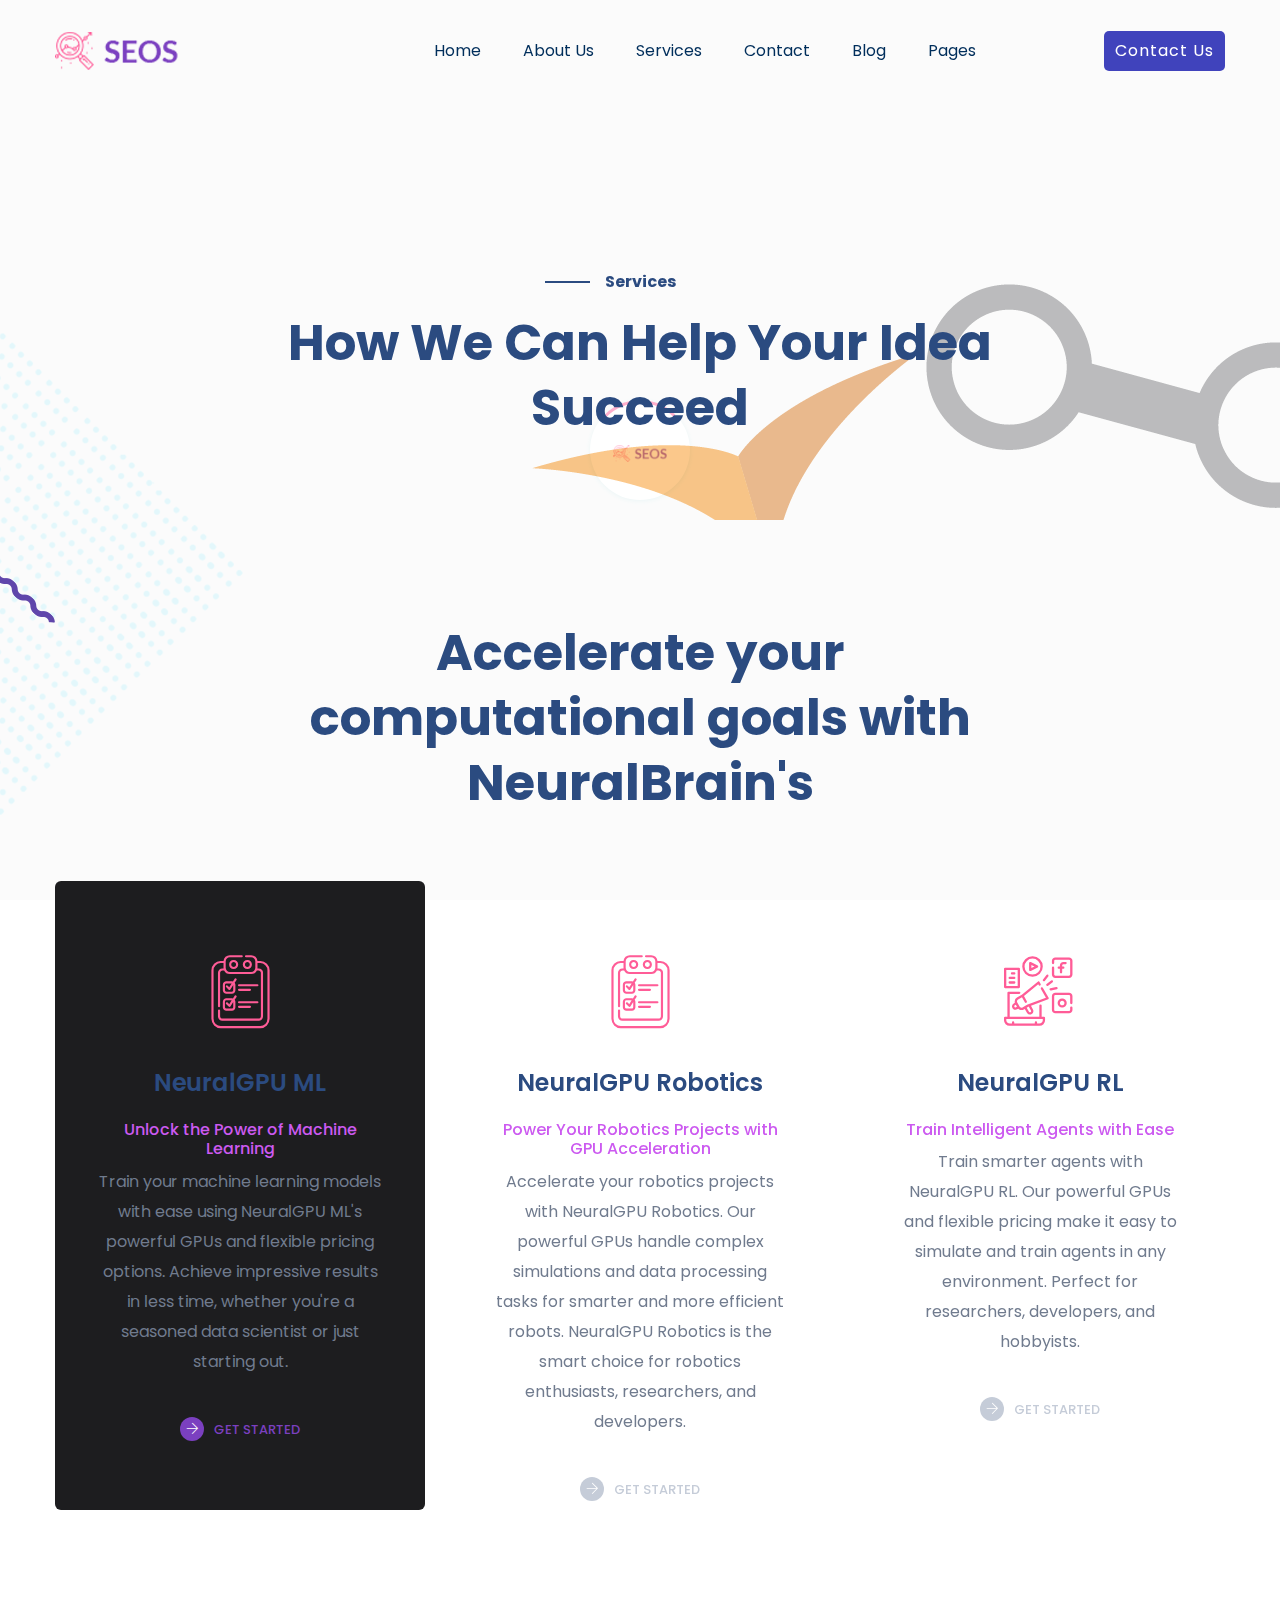
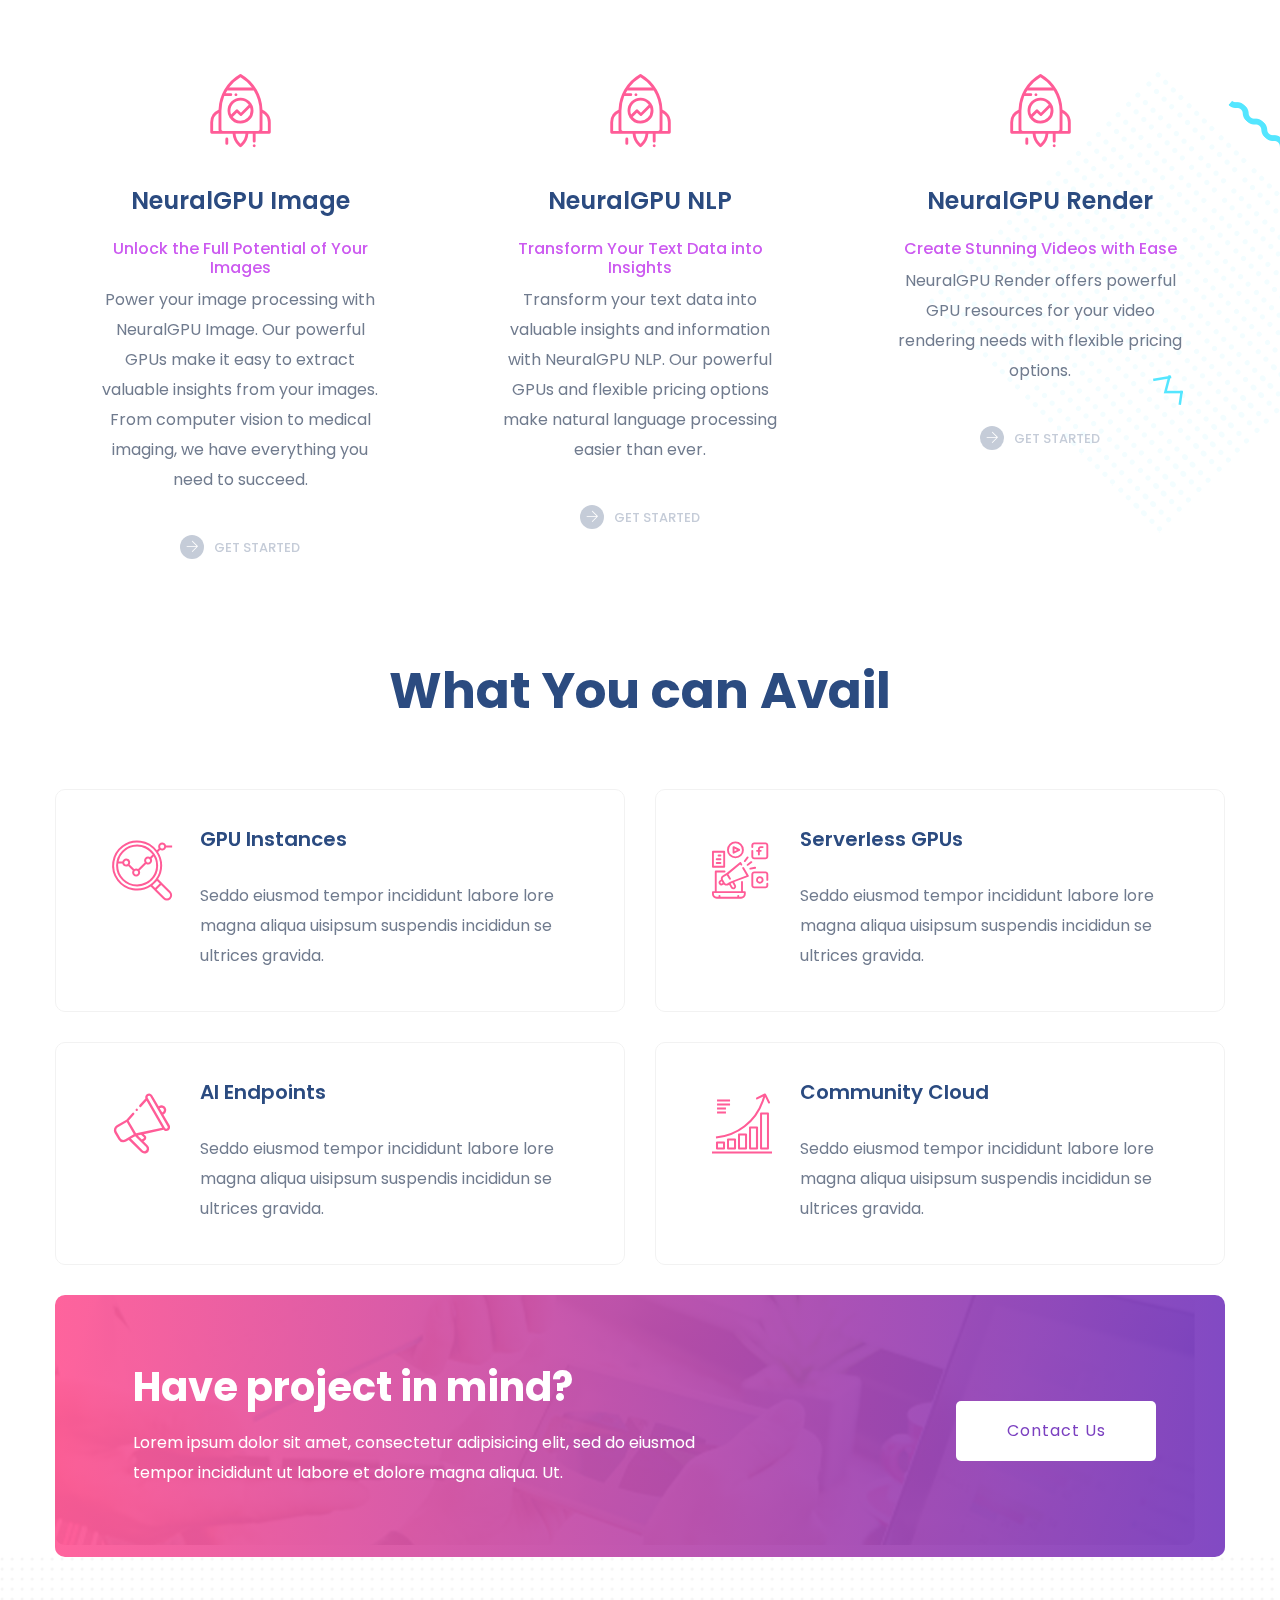
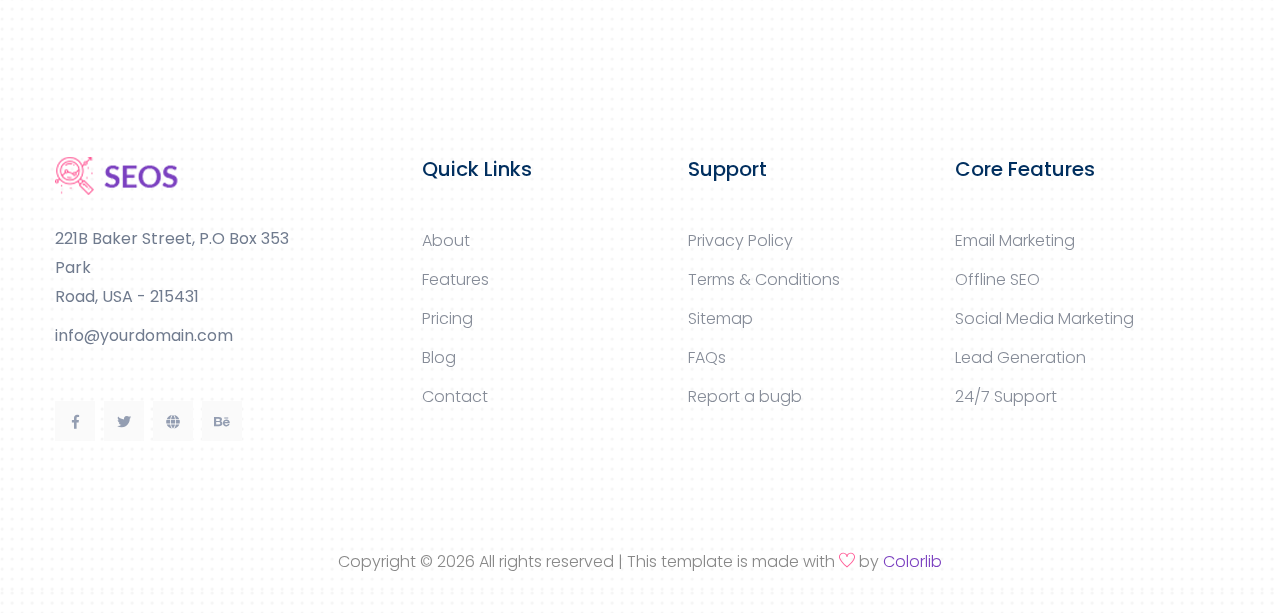
<file: services.html>
<!doctype html>
<html class="no-js" lang="zxx">

<head>
    <meta charset="utf-8">
    <meta http-equiv="x-ua-compatible" content="ie=edge">
    <title>NeuralBrain</title>
    <meta name="description" content="">
    <meta name="viewport" content="width=device-width, initial-scale=1">

    <link rel="manifest" href="site.webmanifest">
    <link rel="shortcut icon" type="image/x-icon" href="assets/img/favicon.ico">

    <!-- CSS here -->
    <link rel="stylesheet" href="assets/css/bootstrap.min.css">
    <link rel="stylesheet" href="assets/css/owl.carousel.min.css">
    <link rel="stylesheet" href="assets/css/flaticon.css">
    <link rel="stylesheet" href="assets/css/slicknav.css">
    <link rel="stylesheet" href="assets/css/animate.min.css">
    <link rel="stylesheet" href="assets/css/magnific-popup.css">
    <link rel="stylesheet" href="assets/css/fontawesome-all.min.css">
    <link rel="stylesheet" href="assets/css/themify-icons.css">
    <link rel="stylesheet" href="assets/css/slick.css">
    <link rel="stylesheet" href="assets/css/nice-select.css">
    <link rel="stylesheet" href="assets/css/style.css">
    <link rel="stylesheet" href="assets/css/responsive.css">
</head>

<body>

    <!-- Preloader Start -->
    <div id="preloader-active">
        <div class="preloader d-flex align-items-center justify-content-center">
            <div class="preloader-inner position-relative">
                <div class="preloader-circle"></div>
                <div class="preloader-img pere-text">
                    <img src="assets/img/logo/logo.png" alt="">
                </div>
            </div>
        </div>
    </div>
    <!-- Preloader Start -->

    <header>
        <!-- Header Start -->
        <div class="header-area header-transparrent ">
            <div class="main-header header-sticky">
                <div class="container">
                    <div class="row align-items-center">
                        <!-- Logo -->
                        <div class="col-xl-2 col-lg-2 col-md-1">
                            <div class="logo">
                                <a href="index.html"><img src="assets/img/logo/logo.png" alt=""></a>
                            </div>
                        </div>
                        <div class="col-xl-8 col-lg-8 col-md-8">
                            <!-- Main-menu -->
                            <div class="main-menu f-right d-none d-lg-block">
                                <nav>
                                    <ul id="navigation">
                                        <li><a href="index.html"> Home</a></li>
                                        <li><a href="about.html">About Us</a></li>
                                        <li><a href="services.html">Services</a></li>
                                        <li><a href="contact.html">Contact</a></li>
                                        <li><a href="blog.html">Blog</a>
                                            <ul class="submenu">
                                                <li><a href="blog.html">Blog</a></li>
                                                <li><a href="single-blog.html">Blog Details</a></li>
                                            </ul>
                                        </li>
                                        <li><a href="#">Pages</a>
                                            <ul class="submenu">
                                                <li><a href="elements.html">Element</a></li>
                                            </ul>
                                        </li>
                                    </ul>
                                </nav>
                            </div>
                        </div>
                        <div class="col-xl-2 col-lg-2 col-md-3">
                            <div class="header-right-btn f-right d-none d-lg-block">
                                <a href="#" class="btn header-btn">Contact Us</a>
                            </div>
                        </div>
                        <!-- Mobile Menu -->
                        <div class="col-12">
                            <div class="mobile_menu d-block d-lg-none"></div>
                        </div>
                    </div>
                </div>
            </div>
        </div>
        <!-- Header End -->
    </header>

    <main>
        <!-- Slider Area Start-->
        <div class="services-area">
            <div class="container">

                <!-- Section-tittle -->
                <div class="row d-flex justify-content-center">
                    <div class="col-lg-8">
                        <div class="section-tittle text-center mb-80">
                            <span>Services</span>
                            <h2>How We Can Help Your Idea Succeed​</h2>
                        </div>
                    </div>
                </div>
            </div>
        </div>
        <!-- Slider Area End-->
        <!-- What We do start-->
        <div class="what-we-do we-padding">
            <div class="container">
                <!-- Section-tittle -->
                <div class="row d-flex justify-content-center">
                    <div class="col-lg-8">
                        <div class="section-tittle text-center">
                            <!-- <h2>How We Can Help You Achieve Your Computational Goals​</h2> -->
                            <!-- <h2>Accelerate your computational goals with NeuralBrain's affordable and accessible GPU services​</h2> -->
                            <h2>Accelerate your computational goals with NeuralBrain's​</h2>
                        </div>
                    </div>
                </div>
                <div class="row">
                    <div class="col-lg-4 col-md-6">
                        <div class="single-do active text-center mb-30">
                            <div class="do-icon">
                                <span class="flaticon-tasks"></span>
                            </div>
                            <div class="do-caption">
                                <h4>NeuralGPU ML</h4>
                                <h6 style="color: #CC5AF0;">Unlock the Power of Machine Learning</h6>
                                <p>Train your machine learning models with ease using NeuralGPU ML's powerful GPUs and
                                    flexible pricing options. Achieve impressive results in less time, whether you're a
                                    seasoned data scientist or just starting out.</p>
                            </div>
                            <div class="do-btn">
                                <a href="#"><i class="ti-arrow-right"></i> get started</a>
                            </div>
                        </div>
                    </div>
                    <div class="col-lg-4 col-md-6">
                        <div class="single-do text-center mb-30">
                            <div class="do-icon">
                                <span class="flaticon-tasks"></span>
                            </div>
                            <div class="do-caption">
                                <h4>NeuralGPU Robotics</h4>
                                <h6 style="color: #CC5AF0;">Power Your Robotics Projects with GPU Acceleration</h6>
                                <p>Accelerate your robotics projects with NeuralGPU Robotics. Our powerful GPUs handle
                                    complex simulations and data processing tasks for smarter and more efficient robots.
                                    NeuralGPU Robotics is the smart choice for robotics enthusiasts, researchers, and
                                    developers.
                                </p>
                            </div>
                            <div class="do-btn">
                                <a href="#"><i class="ti-arrow-right"></i> get started</a>
                            </div>
                        </div>
                    </div>
                    <div class="col-lg-4 col-md-6">
                        <div class="single-do text-center mb-30">
                            <div class="do-icon">
                                <span class="flaticon-social-media-marketing"></span>
                            </div>
                            <div class="do-caption">
                                <h4>NeuralGPU RL</h4>
                                <h6 style="color: #CC5AF0;">Train Intelligent Agents with Ease</h6>
                                <p>Train smarter agents with NeuralGPU RL. Our powerful GPUs and flexible pricing make
                                    it easy to simulate and train agents in any environment. Perfect for researchers,
                                    developers, and hobbyists.</p>
                            </div>
                            <div class="do-btn">
                                <a href="#"><i class="ti-arrow-right"></i> get started</a>
                            </div>
                        </div>
                    </div>
                    <div class="col-lg-4 col-md-6">
                        <div class="single-do text-center mb-30">
                            <div class="do-icon">
                                <span class="flaticon-project"></span>
                            </div>
                            <div class="do-caption">
                                <h4>NeuralGPU Image</h4>
                                <h6 style="color: #CC5AF0;">Unlock the Full Potential of Your Images</h6>
                                <p>Power your image processing with NeuralGPU Image. Our powerful GPUs make it easy to
                                    extract valuable insights from your images. From computer vision to medical imaging,
                                    we have everything you need to succeed.</p>
                            </div>
                            <div class="do-btn">
                                <a href="#"><i class="ti-arrow-right"></i> get started</a>
                            </div>
                        </div>
                    </div>
                    <div class="col-lg-4 col-md-6">
                        <div class="single-do text-center mb-30">
                            <div class="do-icon">
                                <span class="flaticon-project"></span>
                            </div>
                            <div class="do-caption">
                                <h4>NeuralGPU NLP</h4>
                                <h6 style="color: #CC5AF0;">Transform Your Text Data into Insights</h6>
                                <p>Transform your text data into valuable insights and information with NeuralGPU NLP.
                                    Our powerful GPUs and flexible pricing options make natural language processing
                                    easier than ever.</p>
                            </div>
                            <div class="do-btn">
                                <a href="#"><i class="ti-arrow-right"></i> get started</a>
                            </div>
                        </div>
                    </div>
                    <div class="col-lg-4 col-md-6">
                        <div class="single-do text-center mb-30">
                            <div class="do-icon">
                                <span class="flaticon-project"></span>
                            </div>
                            <div class="do-caption">
                                <h4>NeuralGPU Render</h4>
                                <h6 style="color: #CC5AF0;">Create Stunning Videos with Ease</h6>
                                <p>NeuralGPU Render offers powerful GPU resources for your video rendering needs with
                                    flexible pricing options.</p>
                            </div>
                            <div class="do-btn">
                                <a href="#"><i class="ti-arrow-right"></i> get started</a>
                            </div>
                        </div>
                    </div>
                </div>
            </div>
        </div>
        <!-- What We do End-->

        <!-- Generating Start -->
        <div class="generating-area ">
            <div class="container">
                <!-- Section-tittle -->
                <div class="row d-flex justify-content-center">
                    <div class="col-lg-8">
                        <div class="section-tittle text-center">
                            <h2>What You can Avail</h2>
                        </div>
                    </div>
                </div>
                <div class="row">
                    <div class="col-lg-6 col-md-6">
                        <div class="single-generating d-flex mb-30">
                            <div class="generating-icon">
                                <span class="flaticon-chart"></span>
                            </div>
                            <div class="generating-cap">
                                <h4>GPU Instances</h4>
                                <p>Seddo eiusmod tempor incididunt labore lore magna aliqua uisipsum suspendis incididun
                                    se ultrices gravida. </p>
                            </div>
                        </div>
                    </div>
                    <div class="col-lg-6 col-md-6">
                        <div class="single-generating d-flex mb-30">
                            <div class="generating-icon">
                                <span class="flaticon-social-media-marketing"></span>
                            </div>
                            <div class="generating-cap">
                                <h4>Serverless GPUs</h4>
                                <p>Seddo eiusmod tempor incididunt labore lore magna aliqua uisipsum suspendis incididun
                                    se ultrices gravida. </p>
                            </div>
                        </div>
                    </div>
                    <div class="col-lg-6 col-md-6">
                        <div class="single-generating d-flex mb-30">
                            <div class="generating-icon">
                                <span class="flaticon-speaker"></span>
                            </div>
                            <div class="generating-cap">
                                <h4>AI Endpoints</h4>
                                <p>Seddo eiusmod tempor incididunt labore lore magna aliqua uisipsum suspendis incididun
                                    se ultrices gravida. </p>
                            </div>
                        </div>
                    </div>
                    <div class="col-lg-6 col-md-6">
                        <div class="single-generating d-flex mb-30">
                            <div class="generating-icon">
                                <span class="flaticon-growth"></span>
                            </div>
                            <div class="generating-cap">
                                <h4>Community Cloud</h4>
                                <p>Seddo eiusmod tempor incididunt labore lore magna aliqua uisipsum suspendis incididun
                                    se ultrices gravida. </p>
                            </div>
                        </div>
                    </div>
                </div>
            </div>
        </div>
        <!-- Generating End -->
        <!-- have-project Start-->
        <div class="have-project">
            <div class="container">
                <div class="haveAproject" data-background="assets/img/team/have.jpg">
                    <div class="row d-flex align-items-center">
                        <div class="col-xl-7 col-lg-9 col-md-12">
                            <div class="wantToWork-caption">
                                <h2>Have project in mind?</h2>
                                <p>Lorem ipsum dolor sit amet, consectetur adipisicing elit, sed do eiusmod tempor
                                    incididunt ut labore et dolore magna aliqua. Ut.</p>
                            </div>
                        </div>
                        <div class="col-xl-5 col-lg-3 col-md-12">
                            <div class="wantToWork-btn f-right">
                                <a href="#" class="btn btn-ans">Contact Us</a>
                            </div>
                        </div>
                    </div>
                </div>

            </div>
        </div>
        <!-- have-project End -->

    </main>
    <footer>

        <!-- Footer Start-->
        <div class="footer-main" data-background="assets/img/shape/footer_bg.png">
            <div class="footer-area footer-padding">
                <div class="container">
                    <div class="row d-flex justify-content-between">
                        <div class="col-lg-3 col-md-4 col-sm-8">
                            <div class="single-footer-caption mb-50">
                                <div class="single-footer-caption mb-30">
                                    <!-- logo -->
                                    <div class="footer-logo">
                                        <a href="index.html"><img src="assets/img/logo/logo2_footer.png" alt=""></a>
                                    </div>
                                    <div class="footer-tittle">
                                        <div class="footer-pera">
                                            <p class="info1">221B Baker Street, P.O Box 353 Park <br> Road, USA - 215431
                                            </p>
                                            <p class="info2">info@yourdomain.com</p>
                                        </div>
                                    </div>
                                    <div class="footer-social">
                                        <a href="#"><i class="fab fa-facebook-f"></i></a>
                                        <a href="#"><i class="fab fa-twitter"></i></a>
                                        <a href="#"><i class="fas fa-globe"></i></a>
                                        <a href="#"><i class="fab fa-behance"></i></a>
                                    </div>
                                </div>
                            </div>
                        </div>
                        <div class="col-lg-2 col-md-4 col-sm-5">
                            <div class="single-footer-caption mb-50">
                                <div class="footer-tittle">
                                    <h4>Quick Links</h4>
                                    <ul>
                                        <li><a href="about.html">About</a></li>
                                        <li><a href="about.html">Features</a></li>
                                        <li><a href="single-blog.html">Pricing</a></li>
                                        <li><a href="blog.html">Blog</a></li>
                                        <li><a href="contact.html">Contact</a></li>
                                    </ul>
                                </div>
                            </div>
                        </div>
                        <div class="col-lg-2 col-md-4 col-sm-7">
                            <div class="single-footer-caption mb-50">
                                <div class="footer-tittle">
                                    <h4>Support</h4>
                                    <ul>
                                        <li><a href="#">Privacy Policy</a></li>
                                        <li><a href="#">Terms & Conditions</a></li>
                                        <li><a href="#"> Sitemap</a></li>
                                        <li><a href="#">FAQs</a></li>
                                        <li><a href="#">Report a bugb</a></li>
                                    </ul>
                                </div>
                            </div>
                        </div>
                        <div class="col-lg-3 col-md-4 col-sm-5">
                            <div class="single-footer-caption mb-50">
                                <div class="footer-tittle">
                                    <h4>Core Features</h4>
                                    <ul>
                                        <li><a href="#">Email Marketing</a></li>
                                        <li><a href="#"> Offline SEO</a></li>
                                        <li><a href="#">Social Media Marketing</a></li>
                                        <li><a href="#">Lead Generation</a></li>
                                        <li><a href="#"> 24/7 Support</a></li>
                                    </ul>
                                </div>
                            </div>
                        </div>
                    </div>
                </div>
            </div>
            <!-- footer-bottom aera -->
            <div class="footer-bottom-area footer-bg">
                <div class="container">
                    <div class="footer-border">
                        <div class="row d-flex align-items-center">
                            <div class="col-xl-12 ">
                                <div class="footer-copy-right text-center">
                                    <p><!-- Link back to Colorlib can't be removed. Template is licensed under CC BY 3.0. -->
                                        Copyright &copy;
                                        <script>document.write(new Date().getFullYear());</script> All rights reserved |
                                        This template is made with <i class="ti-heart" aria-hidden="true"></i> by <a
                                            href="https://colorlib.com" target="_blank">Colorlib</a>
                                        <!-- Link back to Colorlib can't be removed. Template is licensed under CC BY 3.0. -->
                                    </p>
                                </div>
                            </div>
                        </div>
                    </div>
                </div>
            </div>
        </div>
        <!-- Footer End-->

    </footer>

    <!-- JS here -->

    <!-- All JS Custom Plugins Link Here here -->
    <script src="./assets/js/vendor/modernizr-3.5.0.min.js"></script>

    <!-- Jquery, Popper, Bootstrap -->
    <script src="./assets/js/vendor/jquery-1.12.4.min.js"></script>
    <script src="./assets/js/popper.min.js"></script>
    <script src="./assets/js/bootstrap.min.js"></script>
    <!-- Jquery Mobile Menu -->
    <script src="./assets/js/jquery.slicknav.min.js"></script>

    <!-- Jquery Slick , Owl-Carousel Plugins -->
    <script src="./assets/js/owl.carousel.min.js"></script>
    <script src="./assets/js/slick.min.js"></script>
    <!-- Date Picker -->
    <script src="./assets/js/gijgo.min.js"></script>
    <!-- One Page, Animated-HeadLin -->
    <script src="./assets/js/wow.min.js"></script>
    <script src="./assets/js/animated.headline.js"></script>
    <script src="./assets/js/jquery.magnific-popup.js"></script>

    <!-- Scrollup, nice-select, sticky -->
    <script src="./assets/js/jquery.scrollUp.min.js"></script>
    <script src="./assets/js/jquery.nice-select.min.js"></script>
    <script src="./assets/js/jquery.sticky.js"></script>

    <!-- contact js -->
    <script src="./assets/js/contact.js"></script>
    <script src="./assets/js/jquery.form.js"></script>
    <script src="./assets/js/jquery.validate.min.js"></script>
    <script src="./assets/js/mail-script.js"></script>
    <script src="./assets/js/jquery.ajaxchimp.min.js"></script>

    <!-- Jquery Plugins, main Jquery -->
    <script src="./assets/js/plugins.js"></script>
    <script src="./assets/js/main.js"></script>

</body>

</html>
</file>
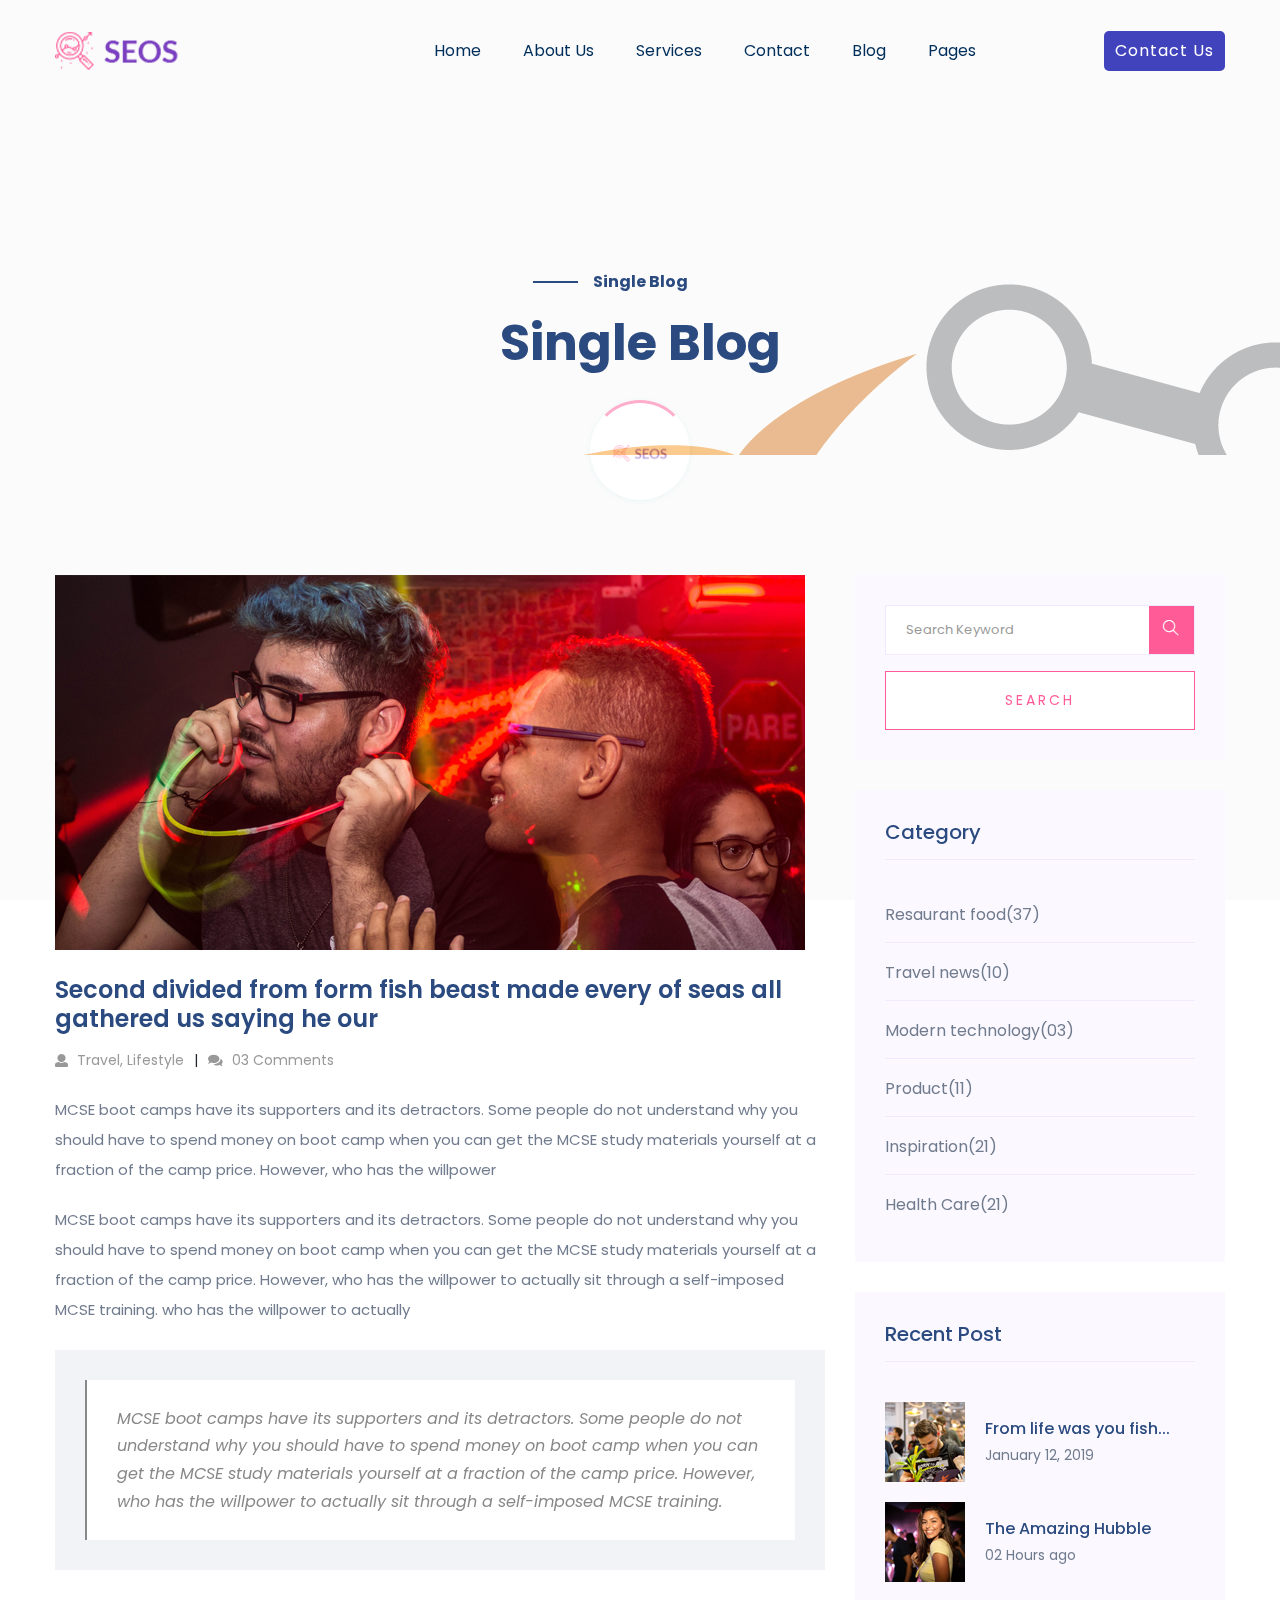
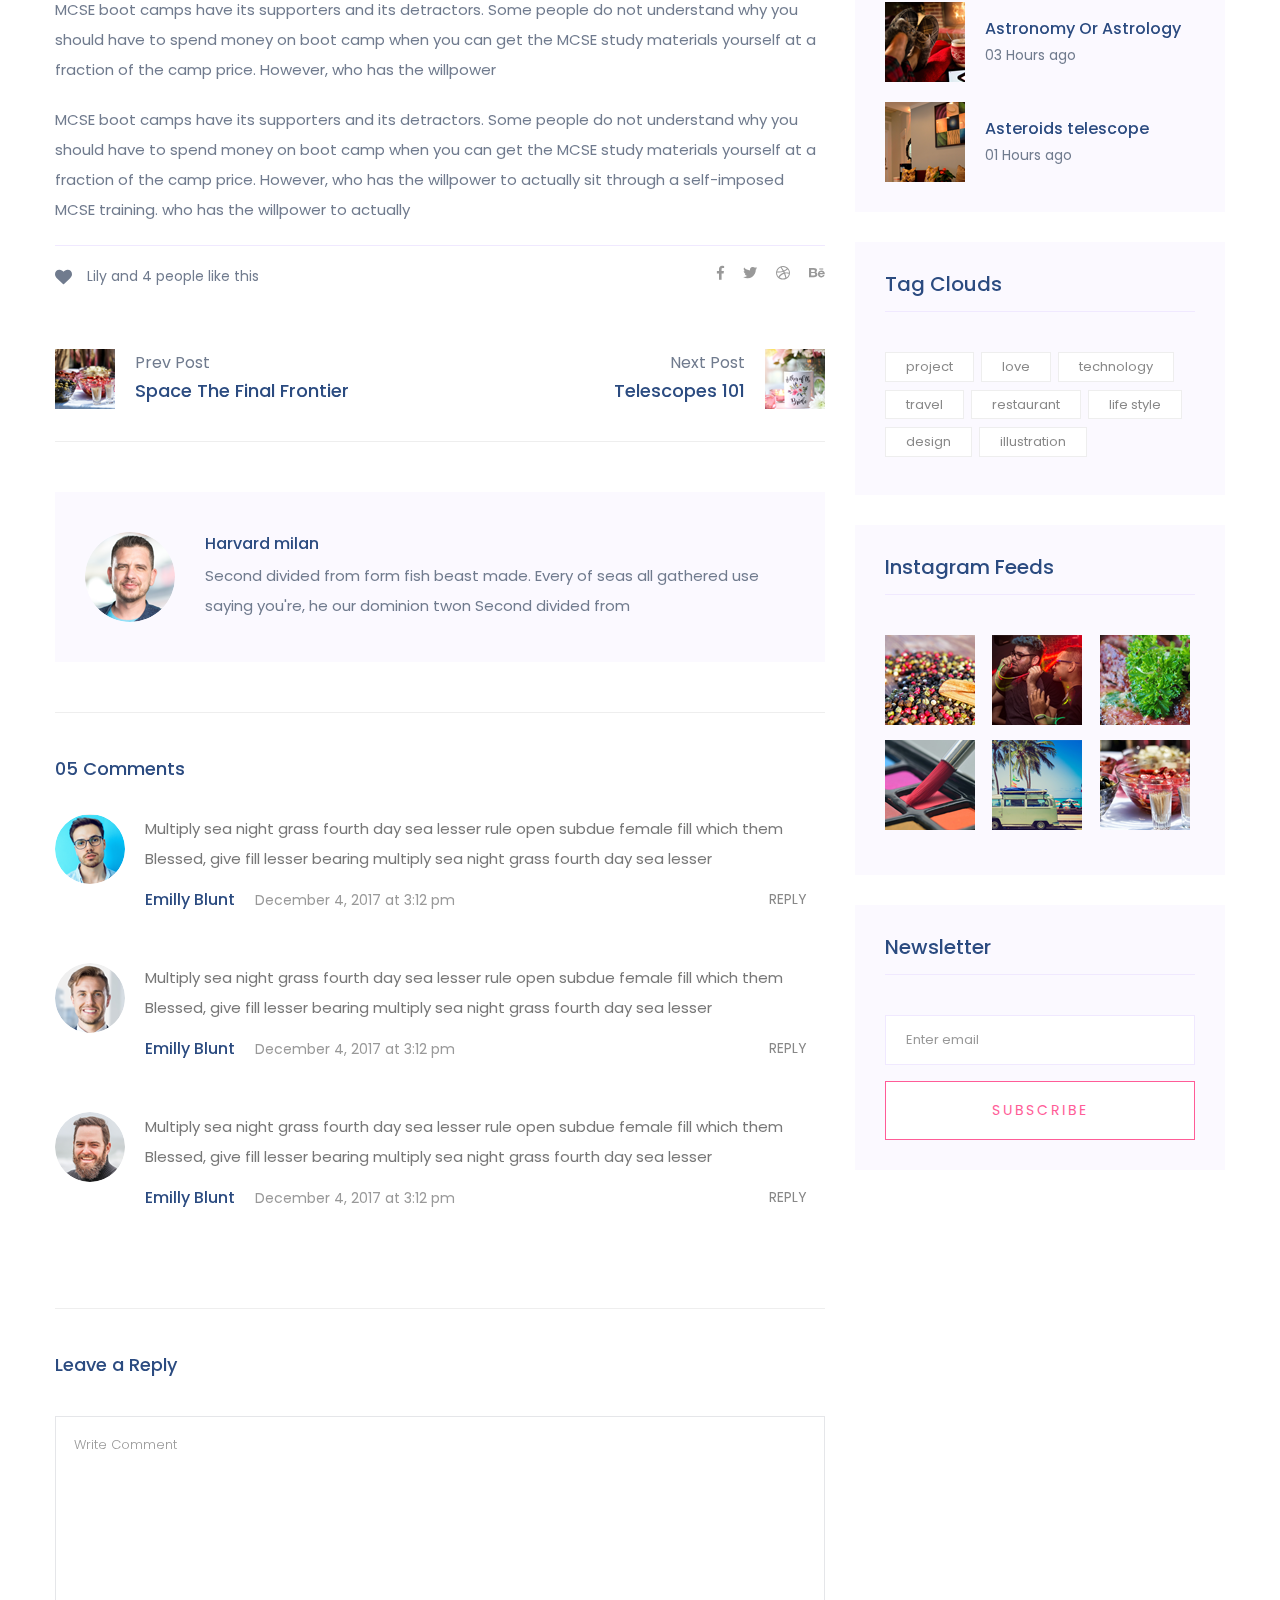
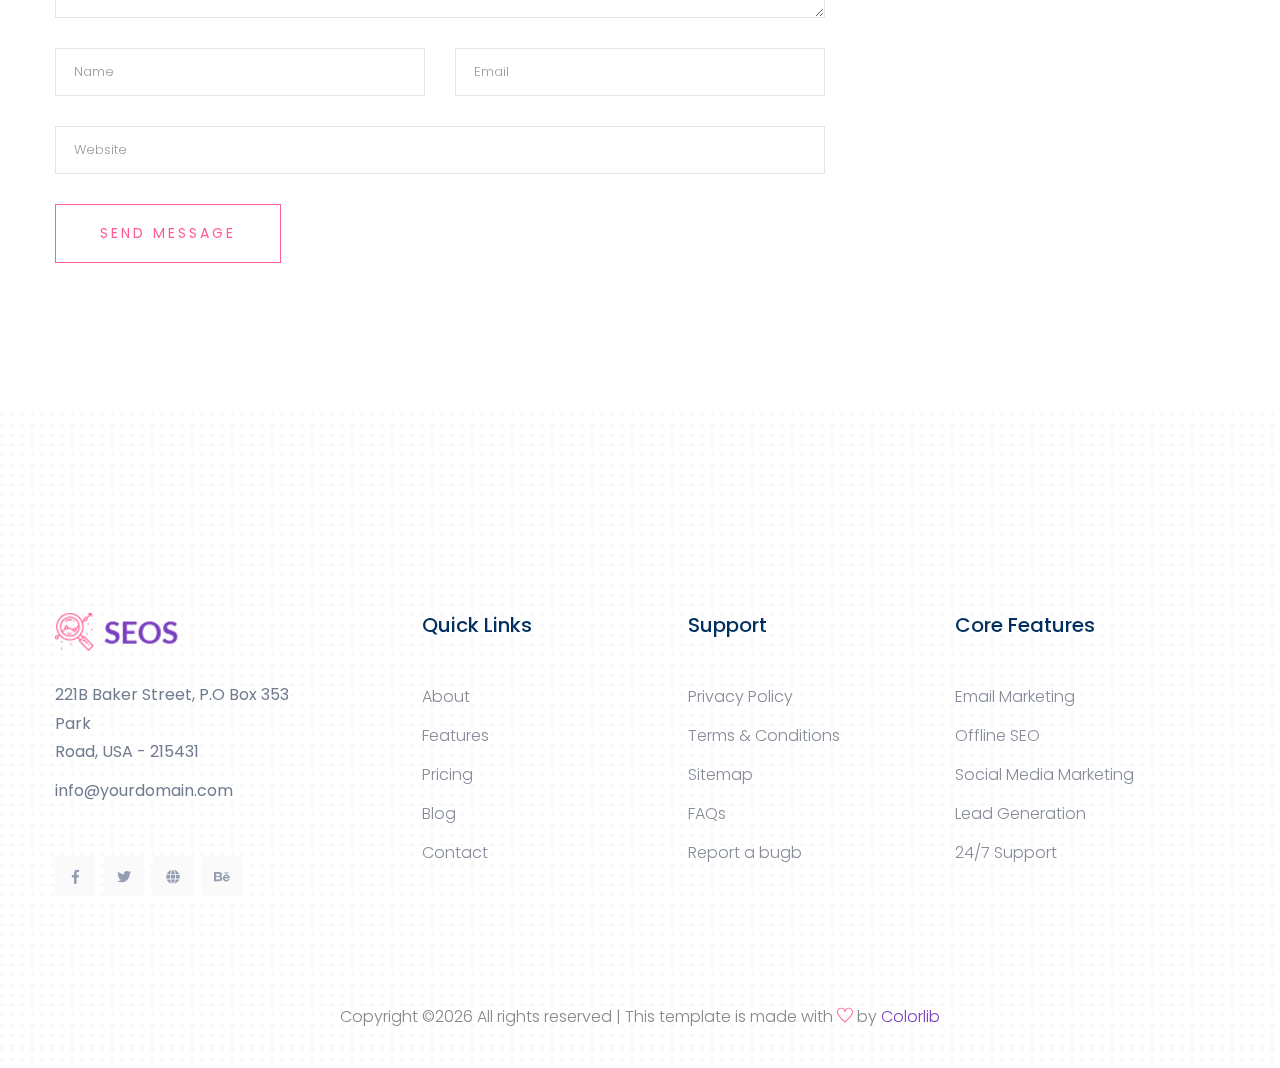
<file: single-blog.html>
<!doctype html>
<html class="no-js" lang="zxx">

<head>
   <meta charset="utf-8">
   <meta http-equiv="x-ua-compatible" content="ie=edge">
  <title>SEO HTML-5 Template </title>
   <meta name="description" content="">
   <meta name="viewport" content="width=device-width, initial-scale=1">

   <!-- <link rel="manifest" href="site.webmanifest"> -->
   <link rel="shortcut icon" type="image/x-icon" href="assets/img/favicon.ico">
   <!-- Place favicon.ico in the root directory -->
  
  <!-- CSS here -->
  <link rel="stylesheet" href="assets/css/bootstrap.min.css">
  <link rel="stylesheet" href="assets/css/owl.carousel.min.css">
  <link rel="stylesheet" href="assets/css/slicknav.css">
  <link rel="stylesheet" href="assets/css/animate.min.css">
  <link rel="stylesheet" href="assets/css/magnific-popup.css">
  <link rel="stylesheet" href="assets/css/fontawesome-all.min.css">
  <link rel="stylesheet" href="assets/css/themify-icons.css">
  <link rel="stylesheet" href="assets/css/slick.css">
  <link rel="stylesheet" href="assets/css/nice-select.css">
  <link rel="stylesheet" href="assets/css/style.css">
  <link rel="stylesheet" href="assets/css/responsive.css">
</head>

<body>

   <!-- Preloader Start -->
   <div id="preloader-active">
      <div class="preloader d-flex align-items-center justify-content-center">
            <div class="preloader-inner position-relative">
               <div class="preloader-circle"></div>
               <div class="preloader-img pere-text">
                  <img src="assets/img/logo/logo.png" alt="">
               </div>
            </div>
      </div>
   </div>
   <!-- Preloader Start-->

   <header>
      <!-- Header Start -->
     <div class="header-area header-transparrent ">
          <div class="main-header header-sticky">
              <div class="container">
                  <div class="row align-items-center">
                      <!-- Logo -->
                      <div class="col-xl-2 col-lg-2 col-md-1">
                          <div class="logo">
                              <a href="index.html"><img src="assets/img/logo/logo.png" alt=""></a>
                          </div>
                      </div>
                      <div class="col-xl-8 col-lg-8 col-md-8">
                          <!-- Main-menu -->
                          <div class="main-menu f-right d-none d-lg-block">
                              <nav> 
                                  <ul id="navigation">    
                                      <li><a href="index.html"> Home</a></li>
                                      <li><a href="about.html">About Us</a></li>
                                      <li><a href="services.html">Services</a></li>
                                      <li><a href="contact.html">Contact</a></li>
                                      <li><a href="blog.html">Blog</a>
                                          <ul class="submenu">
                                              <li><a href="blog.html">Blog</a></li>
                                              <li><a href="single-blog.html">Blog Details</a></li>
                                          </ul>
                                      </li>
                                      <li><a href="#">Pages</a>
                                          <ul class="submenu">
                                              <li><a href="elements.html">Element</a></li>
                                          </ul>
                                      </li>
                                  </ul>
                              </nav>
                          </div>
                      </div>             
                      <div class="col-xl-2 col-lg-2 col-md-3">
                          <div class="header-right-btn f-right d-none d-lg-block">
                              <a href="#" class="btn header-btn">Contact Us</a>
                          </div>
                      </div>
                      <!-- Mobile Menu -->
                      <div class="col-12">
                          <div class="mobile_menu d-block d-lg-none"></div>
                      </div>
                  </div>
              </div>
          </div>
     </div>
      <!-- Header End -->
  </header>

       <!-- Slider Area Start-->
       <div class="services-area">
         <div class="container">

             <!-- Section-tittle -->
             <div class="row d-flex justify-content-center">
                 <div class="col-lg-8">
                     <div class="section-tittle text-center mb-80">
                         <span>Single Blog</span>
                         <h2>Single Blog​</h2>
                     </div>
                 </div>
             </div>
         </div>
     </div>
     <!-- Slider Area End-->
     
   <!--================Blog Area =================-->
   <section class="blog_area single-post-area section-padding">
      <div class="container">
         <div class="row">
            <div class="col-lg-8 posts-list">
               <div class="single-post">
                  <div class="feature-img">
                     <img class="img-fluid" src="assets/img/blog/single_blog_1.png" alt="">
                  </div>
                  <div class="blog_details">
                     <h2>Second divided from form fish beast made every of seas
                        all gathered us saying he our
                     </h2>
                     <ul class="blog-info-link mt-3 mb-4">
                        <li><a href="#"><i class="fa fa-user"></i> Travel, Lifestyle</a></li>
                        <li><a href="#"><i class="fa fa-comments"></i> 03 Comments</a></li>
                     </ul>
                     <p class="excert">
                        MCSE boot camps have its supporters and its detractors. Some people do not understand why you
                        should have to spend money on boot camp when you can get the MCSE study materials yourself at a
                        fraction of the camp price. However, who has the willpower
                     </p>
                     <p>
                        MCSE boot camps have its supporters and its detractors. Some people do not understand why you
                        should have to spend money on boot camp when you can get the MCSE study materials yourself at a
                        fraction of the camp price. However, who has the willpower to actually sit through a
                        self-imposed MCSE training. who has the willpower to actually
                     </p>
                     <div class="quote-wrapper">
                        <div class="quotes">
                           MCSE boot camps have its supporters and its detractors. Some people do not understand why you
                           should have to spend money on boot camp when you can get the MCSE study materials yourself at
                           a fraction of the camp price. However, who has the willpower to actually sit through a
                           self-imposed MCSE training.
                        </div>
                     </div>
                     <p>
                        MCSE boot camps have its supporters and its detractors. Some people do not understand why you
                        should have to spend money on boot camp when you can get the MCSE study materials yourself at a
                        fraction of the camp price. However, who has the willpower
                     </p>
                     <p>
                        MCSE boot camps have its supporters and its detractors. Some people do not understand why you
                        should have to spend money on boot camp when you can get the MCSE study materials yourself at a
                        fraction of the camp price. However, who has the willpower to actually sit through a
                        self-imposed MCSE training. who has the willpower to actually
                     </p>
                  </div>
               </div>
               <div class="navigation-top">
                  <div class="d-sm-flex justify-content-between text-center">
                     <p class="like-info"><span class="align-middle"><i class="fa fa-heart"></i></span> Lily and 4
                        people like this</p>
                     <div class="col-sm-4 text-center my-2 my-sm-0">
                        <!-- <p class="comment-count"><span class="align-middle"><i class="fa fa-comment"></i></span> 06 Comments</p> -->
                     </div>
                     <ul class="social-icons">
                        <li><a href="#"><i class="fab fa-facebook-f"></i></a></li>
                        <li><a href="#"><i class="fab fa-twitter"></i></a></li>
                        <li><a href="#"><i class="fab fa-dribbble"></i></a></li>
                        <li><a href="#"><i class="fab fa-behance"></i></a></li>
                     </ul>
                  </div>
                  <div class="navigation-area">
                     <div class="row">
                        <div
                           class="col-lg-6 col-md-6 col-12 nav-left flex-row d-flex justify-content-start align-items-center">
                           <div class="thumb">
                              <a href="#">
                                 <img class="img-fluid" src="assets/img/post/preview.png" alt="">
                              </a>
                           </div>
                           <div class="arrow">
                              <a href="#">
                                 <span class="lnr text-white ti-arrow-left"></span>
                              </a>
                           </div>
                           <div class="detials">
                              <p>Prev Post</p>
                              <a href="#">
                                 <h4>Space The Final Frontier</h4>
                              </a>
                           </div>
                        </div>
                        <div
                           class="col-lg-6 col-md-6 col-12 nav-right flex-row d-flex justify-content-end align-items-center">
                           <div class="detials">
                              <p>Next Post</p>
                              <a href="#">
                                 <h4>Telescopes 101</h4>
                              </a>
                           </div>
                           <div class="arrow">
                              <a href="#">
                                 <span class="lnr text-white ti-arrow-right"></span>
                              </a>
                           </div>
                           <div class="thumb">
                              <a href="#">
                                 <img class="img-fluid" src="assets/img/post/next.png" alt="">
                              </a>
                           </div>
                        </div>
                     </div>
                  </div>
               </div>
               <div class="blog-author">
                  <div class="media align-items-center">
                     <img src="assets/img/blog/author.png" alt="">
                     <div class="media-body">
                        <a href="#">
                           <h4>Harvard milan</h4>
                        </a>
                        <p>Second divided from form fish beast made. Every of seas all gathered use saying you're, he
                           our dominion twon Second divided from</p>
                     </div>
                  </div>
               </div>
               <div class="comments-area">
                  <h4>05 Comments</h4>
                  <div class="comment-list">
                     <div class="single-comment justify-content-between d-flex">
                        <div class="user justify-content-between d-flex">
                           <div class="thumb">
                              <img src="assets/img/comment/comment_1.png" alt="">
                           </div>
                           <div class="desc">
                              <p class="comment">
                                 Multiply sea night grass fourth day sea lesser rule open subdue female fill which them
                                 Blessed, give fill lesser bearing multiply sea night grass fourth day sea lesser
                              </p>
                              <div class="d-flex justify-content-between">
                                 <div class="d-flex align-items-center">
                                    <h5>
                                       <a href="#">Emilly Blunt</a>
                                    </h5>
                                    <p class="date">December 4, 2017 at 3:12 pm </p>
                                 </div>
                                 <div class="reply-btn">
                                    <a href="#" class="btn-reply text-uppercase">reply</a>
                                 </div>
                              </div>
                           </div>
                        </div>
                     </div>
                  </div>
                  <div class="comment-list">
                     <div class="single-comment justify-content-between d-flex">
                        <div class="user justify-content-between d-flex">
                           <div class="thumb">
                              <img src="assets/img/comment/comment_2.png" alt="">
                           </div>
                           <div class="desc">
                              <p class="comment">
                                 Multiply sea night grass fourth day sea lesser rule open subdue female fill which them
                                 Blessed, give fill lesser bearing multiply sea night grass fourth day sea lesser
                              </p>
                              <div class="d-flex justify-content-between">
                                 <div class="d-flex align-items-center">
                                    <h5>
                                       <a href="#">Emilly Blunt</a>
                                    </h5>
                                    <p class="date">December 4, 2017 at 3:12 pm </p>
                                 </div>
                                 <div class="reply-btn">
                                    <a href="#" class="btn-reply text-uppercase">reply</a>
                                 </div>
                              </div>
                           </div>
                        </div>
                     </div>
                  </div>
                  <div class="comment-list">
                     <div class="single-comment justify-content-between d-flex">
                        <div class="user justify-content-between d-flex">
                           <div class="thumb">
                              <img src="assets/img/comment/comment_3.png" alt="">
                           </div>
                           <div class="desc">
                              <p class="comment">
                                 Multiply sea night grass fourth day sea lesser rule open subdue female fill which them
                                 Blessed, give fill lesser bearing multiply sea night grass fourth day sea lesser
                              </p>
                              <div class="d-flex justify-content-between">
                                 <div class="d-flex align-items-center">
                                    <h5>
                                       <a href="#">Emilly Blunt</a>
                                    </h5>
                                    <p class="date">December 4, 2017 at 3:12 pm </p>
                                 </div>
                                 <div class="reply-btn">
                                    <a href="#" class="btn-reply text-uppercase">reply</a>
                                 </div>
                              </div>
                           </div>
                        </div>
                     </div>
                  </div>
               </div>
               <div class="comment-form">
                  <h4>Leave a Reply</h4>
                  <form class="form-contact comment_form" action="#" id="commentForm">
                     <div class="row">
                        <div class="col-12">
                           <div class="form-group">
                              <textarea class="form-control w-100" name="comment" id="comment" cols="30" rows="9"
                                 placeholder="Write Comment"></textarea>
                           </div>
                        </div>
                        <div class="col-sm-6">
                           <div class="form-group">
                              <input class="form-control" name="name" id="name" type="text" placeholder="Name">
                           </div>
                        </div>
                        <div class="col-sm-6">
                           <div class="form-group">
                              <input class="form-control" name="email" id="email" type="email" placeholder="Email">
                           </div>
                        </div>
                        <div class="col-12">
                           <div class="form-group">
                              <input class="form-control" name="website" id="website" type="text" placeholder="Website">
                           </div>
                        </div>
                     </div>
                     <div class="form-group">
                        <button type="submit" class="button button-contactForm btn_1 boxed-btn">Send Message</button>
                     </div>
                  </form>
               </div>
            </div>
            <div class="col-lg-4">
               <div class="blog_right_sidebar">
                  <aside class="single_sidebar_widget search_widget">
                     <form action="#">
                        <div class="form-group">
                           <div class="input-group mb-3">
                              <input type="text" class="form-control" placeholder='Search Keyword'
                                 onfocus="this.placeholder = ''" onblur="this.placeholder = 'Search Keyword'">
                              <div class="input-group-append">
                                 <button class="btns" type="button"><i class="ti-search"></i></button>
                              </div>
                           </div>
                        </div>
                        <button class="button rounded-0 primary-bg text-white w-100 btn_1 boxed-btn"
                           type="submit">Search</button>
                     </form>
                  </aside>
                  <aside class="single_sidebar_widget post_category_widget">
                     <h4 class="widget_title">Category</h4>
                     <ul class="list cat-list">
                        <li>
                           <a href="#" class="d-flex">
                              <p>Resaurant food</p>
                              <p>(37)</p>
                           </a>
                        </li>
                        <li>
                           <a href="#" class="d-flex">
                              <p>Travel news</p>
                              <p>(10)</p>
                           </a>
                        </li>
                        <li>
                           <a href="#" class="d-flex">
                              <p>Modern technology</p>
                              <p>(03)</p>
                           </a>
                        </li>
                        <li>
                           <a href="#" class="d-flex">
                              <p>Product</p>
                              <p>(11)</p>
                           </a>
                        </li>
                        <li>
                           <a href="#" class="d-flex">
                              <p>Inspiration</p>
                              <p>(21)</p>
                           </a>
                        </li>
                        <li>
                           <a href="#" class="d-flex">
                              <p>Health Care</p>
                              <p>(21)</p>
                           </a>
                        </li>
                     </ul>
                  </aside>
                  <aside class="single_sidebar_widget popular_post_widget">
                     <h3 class="widget_title">Recent Post</h3>
                     <div class="media post_item">
                        <img src="assets/img/post/post_1.png" alt="post">
                        <div class="media-body">
                           <a href="single-blog.html">
                              <h3>From life was you fish...</h3>
                           </a>
                           <p>January 12, 2019</p>
                        </div>
                     </div>
                     <div class="media post_item">
                        <img src="assets/img/post/post_2.png" alt="post">
                        <div class="media-body">
                           <a href="single-blog.html">
                              <h3>The Amazing Hubble</h3>
                           </a>
                           <p>02 Hours ago</p>
                        </div>
                     </div>
                     <div class="media post_item">
                        <img src="assets/img/post/post_3.png" alt="post">
                        <div class="media-body">
                           <a href="single-blog.html">
                              <h3>Astronomy Or Astrology</h3>
                           </a>
                           <p>03 Hours ago</p>
                        </div>
                     </div>
                     <div class="media post_item">
                        <img src="assets/img/post/post_4.png" alt="post">
                        <div class="media-body">
                           <a href="single-blog.html">
                              <h3>Asteroids telescope</h3>
                           </a>
                           <p>01 Hours ago</p>
                        </div>
                     </div>
                  </aside>
                  <aside class="single_sidebar_widget tag_cloud_widget">
                     <h4 class="widget_title">Tag Clouds</h4>
                     <ul class="list">
                        <li>
                           <a href="#">project</a>
                        </li>
                        <li>
                           <a href="#">love</a>
                        </li>
                        <li>
                           <a href="#">technology</a>
                        </li>
                        <li>
                           <a href="#">travel</a>
                        </li>
                        <li>
                           <a href="#">restaurant</a>
                        </li>
                        <li>
                           <a href="#">life style</a>
                        </li>
                        <li>
                           <a href="#">design</a>
                        </li>
                        <li>
                           <a href="#">illustration</a>
                        </li>
                     </ul>
                  </aside>
                  <aside class="single_sidebar_widget instagram_feeds">
                     <h4 class="widget_title">Instagram Feeds</h4>
                     <ul class="instagram_row flex-wrap">
                        <li>
                           <a href="#">
                              <img class="img-fluid" src="assets/img/post/post_5.png" alt="">
                           </a>
                        </li>
                        <li>
                           <a href="#">
                              <img class="img-fluid" src="assets/img/post/post_6.png" alt="">
                           </a>
                        </li>
                        <li>
                           <a href="#">
                              <img class="img-fluid" src="assets/img/post/post_7.png" alt="">
                           </a>
                        </li>
                        <li>
                           <a href="#">
                              <img class="img-fluid" src="assets/img/post/post_8.png" alt="">
                           </a>
                        </li>
                        <li>
                           <a href="#">
                              <img class="img-fluid" src="assets/img/post/post_9.png" alt="">
                           </a>
                        </li>
                        <li>
                           <a href="#">
                              <img class="img-fluid" src="assets/img/post/post_10.png" alt="">
                           </a>
                        </li>
                     </ul>
                  </aside>
                  <aside class="single_sidebar_widget newsletter_widget">
                     <h4 class="widget_title">Newsletter</h4>
                     <form action="#">
                        <div class="form-group">
                           <input type="email" class="form-control" onfocus="this.placeholder = ''"
                              onblur="this.placeholder = 'Enter email'" placeholder='Enter email' required>
                        </div>
                        <button class="button rounded-0 primary-bg text-white w-100 btn_1 boxed-btn"
                           type="submit">Subscribe</button>
                     </form>
                  </aside>
               </div>
            </div>
         </div>
      </div>
   </section>
   <!--================ Blog Area end =================-->

   <footer>

      <!-- Footer Start-->
     <div class="footer-main" data-background="assets/img/shape/footer_bg.png">
       <div class="footer-area footer-padding">
           <div class="container">
               <div class="row d-flex justify-content-between">
                   <div class="col-lg-3 col-md-4 col-sm-8">
                      <div class="single-footer-caption mb-50">
                        <div class="single-footer-caption mb-30">
                             <!-- logo -->
                            <div class="footer-logo">
                                <a href="index.html"><img src="assets/img/logo/logo2_footer.png" alt=""></a>
                            </div>
                            <div class="footer-tittle">
                                <div class="footer-pera">
                                    <p class="info1">221B Baker Street, P.O Box 353 Park <br> Road, USA - 215431</p>
                                    <p class="info2">info@yourdomain.com</p>
                               </div>
                            </div>
                            <div class="footer-social">
                               <a href="#"><i class="fab fa-facebook-f"></i></a>
                               <a href="#"><i class="fab fa-twitter"></i></a>
                               <a href="#"><i class="fas fa-globe"></i></a>
                               <a href="#"><i class="fab fa-behance"></i></a>
                           </div>
                        </div>
                      </div>
                   </div>
                   <div class="col-lg-2 col-md-4 col-sm-5">
                       <div class="single-footer-caption mb-50">
                           <div class="footer-tittle">
                               <h4>Quick Links</h4>
                               <ul>
                                   <li><a href="about.html">About</a></li>
                                   <li><a href="about.html">Features</a></li>
                                   <li><a href="single-blog.html">Pricing</a></li>
                                   <li><a href="blog.html">Blog</a></li>
                                   <li><a href="contact.html">Contact</a></li>
                               </ul>
                           </div>
                       </div>
                   </div>
                   <div class="col-lg-2 col-md-4 col-sm-7">
                       <div class="single-footer-caption mb-50">
                           <div class="footer-tittle">
                               <h4>Support</h4>
                               <ul>
                                   <li><a href="#">Privacy Policy</a></li>
                                   <li><a href="#">Terms & Conditions</a></li>
                                   <li><a href="#"> Sitemap</a></li>
                                   <li><a href="#">FAQs</a></li>
                                   <li><a href="#">Report a bugb</a></li>
                               </ul>
                           </div>
                       </div>
                   </div>
                   <div class="col-lg-3 col-md-4 col-sm-5">
                       <div class="single-footer-caption mb-50">
                           <div class="footer-tittle">
                               <h4>Core Features</h4>
                               <ul>
                                <li><a href="#">Email Marketing</a></li>
                                <li><a href="#"> Offline SEO</a></li>
                                <li><a href="#">Social Media Marketing</a></li>
                                <li><a href="#">Lead Generation</a></li>
                                <li><a href="#"> 24/7 Support</a></li>
                            </ul>
                           </div>
                       </div>
                   </div>
               </div>
           </div>
       </div>
       <!-- footer-bottom aera -->
       <div class="footer-bottom-area footer-bg">
           <div class="container">
               <div class="footer-border">
                    <div class="row d-flex align-items-center">
                        <div class="col-xl-12 ">
                            <div class="footer-copy-right text-center">
                                <p><!-- Link back to Colorlib can't be removed. Template is licensed under CC BY 3.0. -->
  Copyright &copy;<script>document.write(new Date().getFullYear());</script> All rights reserved | This template is made with <i class="ti-heart" aria-hidden="true"></i> by <a href="https://colorlib.com" target="_blank">Colorlib</a>
  <!-- Link back to Colorlib can't be removed. Template is licensed under CC BY 3.0. --></p>
                            </div>
                        </div>
                    </div>
               </div>
           </div>
       </div>
     </div>
      <!-- Footer End-->

  </footer>
   
<!-- JS here -->
	
		<!-- All JS Custom Plugins Link Here here -->
      <script src="./assets/js/vendor/modernizr-3.5.0.min.js"></script>
		
		<!-- Jquery, Popper, Bootstrap -->
		<script src="./assets/js/vendor/jquery-1.12.4.min.js"></script>
        <script src="./assets/js/popper.min.js"></script>
        <script src="./assets/js/bootstrap.min.js"></script>
	    <!-- Jquery Mobile Menu -->
        <script src="./assets/js/jquery.slicknav.min.js"></script>

		<!-- Jquery Slick , Owl-Carousel Plugins -->
        <script src="./assets/js/owl.carousel.min.js"></script>
        <script src="./assets/js/slick.min.js"></script>
        <!-- Date Picker -->
        <script src="./assets/js/gijgo.min.js"></script>
		<!-- One Page, Animated-HeadLin -->
      <script src="./assets/js/wow.min.js"></script>
		<script src="./assets/js/animated.headline.js"></script>
      <script src="./assets/js/jquery.magnific-popup.js"></script>

		<!-- Scrollup, nice-select, sticky -->
      <script src="./assets/js/jquery.scrollUp.min.js"></script>
      <script src="./assets/js/jquery.nice-select.min.js"></script>
		<script src="./assets/js/jquery.sticky.js"></script>
        
        <!-- contact js -->
        <script src="./assets/js/contact.js"></script>
        <script src="./assets/js/jquery.form.js"></script>
        <script src="./assets/js/jquery.validate.min.js"></script>
        <script src="./assets/js/mail-script.js"></script>
        <script src="./assets/js/jquery.ajaxchimp.min.js"></script>
        
		<!-- Jquery Plugins, main Jquery -->	
        <script src="./assets/js/plugins.js"></script>
        <script src="./assets/js/main.js"></script>
        

</body>

</html>
</file>
<file: assets/css/flaticon.css>
/*
  	Flaticon icon font: Flaticon
  	Creation date: 03/02/2020 09:43
  	*/

@font-face {
  font-family: "Flaticon";
  src: url("../fonts/Flaticon.eot");
  src: url("../fonts/Flaticon.eot?#iefix") format("embedded-opentype"),
       url("../fonts/Flaticon.woff2") format("woff2"),
       url("../fonts/Flaticon.woff") format("woff"),
       url("../fonts/Flaticon.ttf") format("truetype"),
       url("../fonts/Flaticon.svg#Flaticon") format("svg");
  font-weight: normal;
  font-style: normal;
}

@media screen and (-webkit-min-device-pixel-ratio:0) {
  @font-face {
    font-family: "Flaticon";
    src: url("../fonts/Flaticon.svg#Flaticon") format("svg");
  }
}

[class^="flaticon-"]:before, [class*=" flaticon-"]:before,
[class^="flaticon-"]:after, [class*=" flaticon-"]:after {   
font-family: Flaticon;

}

.flaticon-chart:before { content: "\f100"; }
.flaticon-speaker:before { content: "\f101"; }
.flaticon-growth:before { content: "\f102"; }
.flaticon-social-media-marketing:before { content: "\f103"; }
.flaticon-tasks:before { content: "\f104"; }
.flaticon-project:before { content: "\f105"; }
.flaticon-award:before { content: "\f106"; }
.flaticon-quote:before { content: "\f107"; }
.flaticon-quote-1:before { content: "\f108"; }
</file>
<file: assets/css/themify-icons.css>
@font-face {
	font-family: 'themify';
	src:url('../fonts/themify.eot?-fvbane');


	src:url('../fonts/themify.eot?#iefix-fvbane') format('embedded-opentype'),
		url('../fonts/themify.woff?-fvbane') format('woff'),
		url('../fonts/themify.ttf?-fvbane') format('truetype'),
		url('../fonts/themify.svg?-fvbane#themify') format('svg');
	font-weight: normal;
	font-style: normal;
}

[class^="ti-"], [class*=" ti-"] {
	font-family: 'themify';
	speak: none;
	font-style: normal;
	font-weight: normal;
	font-variant: normal;
	text-transform: none;
	line-height: 1;

	/* Better Font Rendering =========== */
	-webkit-font-smoothing: antialiased;
	-moz-osx-font-smoothing: grayscale;
}

.ti-wand:before {
	content: "\e600";
}
.ti-volume:before {
	content: "\e601";
}
.ti-user:before {
	content: "\e602";
}
.ti-unlock:before {
	content: "\e603";
}
.ti-unlink:before {
	content: "\e604";
}
.ti-trash:before {
	content: "\e605";
}
.ti-thought:before {
	content: "\e606";
}
.ti-target:before {
	content: "\e607";
}
.ti-tag:before {
	content: "\e608";
}
.ti-tablet:before {
	content: "\e609";
}
.ti-star:before {
	content: "\e60a";
}
.ti-spray:before {
	content: "\e60b";
}
.ti-signal:before {
	content: "\e60c";
}
.ti-shopping-cart:before {
	content: "\e60d";
}
.ti-shopping-cart-full:before {
	content: "\e60e";
}
.ti-settings:before {
	content: "\e60f";
}
.ti-search:before {
	content: "\e610";
}
.ti-zoom-in:before {
	content: "\e611";
}
.ti-zoom-out:before {
	content: "\e612";
}
.ti-cut:before {
	content: "\e613";
}
.ti-ruler:before {
	content: "\e614";
}
.ti-ruler-pencil:before {
	content: "\e615";
}
.ti-ruler-alt:before {
	content: "\e616";
}
.ti-bookmark:before {
	content: "\e617";
}
.ti-bookmark-alt:before {
	content: "\e618";
}
.ti-reload:before {
	content: "\e619";
}
.ti-plus:before {
	content: "\e61a";
}
.ti-pin:before {
	content: "\e61b";
}
.ti-pencil:before {
	content: "\e61c";
}
.ti-pencil-alt:before {
	content: "\e61d";
}
.ti-paint-roller:before {
	content: "\e61e";
}
.ti-paint-bucket:before {
	content: "\e61f";
}
.ti-na:before {
	content: "\e620";
}
.ti-mobile:before {
	content: "\e621";
}
.ti-minus:before {
	content: "\e622";
}
.ti-medall:before {
	content: "\e623";
}
.ti-medall-alt:before {
	content: "\e624";
}
.ti-marker:before {
	content: "\e625";
}
.ti-marker-alt:before {
	content: "\e626";
}
.ti-arrow-up:before {
	content: "\e627";
}
.ti-arrow-right:before {
	content: "\e628";
}
.ti-arrow-left:before {
	content: "\e629";
}
.ti-arrow-down:before {
	content: "\e62a";
}
.ti-lock:before {
	content: "\e62b";
}
.ti-location-arrow:before {
	content: "\e62c";
}
.ti-link:before {
	content: "\e62d";
}
.ti-layout:before {
	content: "\e62e";
}
.ti-layers:before {
	content: "\e62f";
}
.ti-layers-alt:before {
	content: "\e630";
}
.ti-key:before {
	content: "\e631";
}
.ti-import:before {
	content: "\e632";
}
.ti-image:before {
	content: "\e633";
}
.ti-heart:before {
	content: "\e634";
}
.ti-heart-broken:before {
	content: "\e635";
}
.ti-hand-stop:before {
	content: "\e636";
}
.ti-hand-open:before {
	content: "\e637";
}
.ti-hand-drag:before {
	content: "\e638";
}
.ti-folder:before {
	content: "\e639";
}
.ti-flag:before {
	content: "\e63a";
}
.ti-flag-alt:before {
	content: "\e63b";
}
.ti-flag-alt-2:before {
	content: "\e63c";
}
.ti-eye:before {
	content: "\e63d";
}
.ti-export:before {
	content: "\e63e";
}
.ti-exchange-vertical:before {
	content: "\e63f";
}
.ti-desktop:before {
	content: "\e640";
}
.ti-cup:before {
	content: "\e641";
}
.ti-crown:before {
	content: "\e642";
}
.ti-comments:before {
	content: "\e643";
}
.ti-comment:before {
	content: "\e644";
}
.ti-comment-alt:before {
	content: "\e645";
}
.ti-close:before {
	content: "\e646";
}
.ti-clip:before {
	content: "\e647";
}
.ti-angle-up:before {
	content: "\e648";
}
.ti-angle-right:before {
	content: "\e649";
}
.ti-angle-left:before {
	content: "\e64a";
}
.ti-angle-down:before {
	content: "\e64b";
}
.ti-check:before {
	content: "\e64c";
}
.ti-check-box:before {
	content: "\e64d";
}
.ti-camera:before {
	content: "\e64e";
}
.ti-announcement:before {
	content: "\e64f";
}
.ti-brush:before {
	content: "\e650";
}
.ti-briefcase:before {
	content: "\e651";
}
.ti-bolt:before {
	content: "\e652";
}
.ti-bolt-alt:before {
	content: "\e653";
}
.ti-blackboard:before {
	content: "\e654";
}
.ti-bag:before {
	content: "\e655";
}
.ti-move:before {
	content: "\e656";
}
.ti-arrows-vertical:before {
	content: "\e657";
}
.ti-arrows-horizontal:before {
	content: "\e658";
}
.ti-fullscreen:before {
	content: "\e659";
}
.ti-arrow-top-right:before {
	content: "\e65a";
}
.ti-arrow-top-left:before {
	content: "\e65b";
}
.ti-arrow-circle-up:before {
	content: "\e65c";
}
.ti-arrow-circle-right:before {
	content: "\e65d";
}
.ti-arrow-circle-left:before {
	content: "\e65e";
}
.ti-arrow-circle-down:before {
	content: "\e65f";
}
.ti-angle-double-up:before {
	content: "\e660";
}
.ti-angle-double-right:before {
	content: "\e661";
}
.ti-angle-double-left:before {
	content: "\e662";
}
.ti-angle-double-down:before {
	content: "\e663";
}
.ti-zip:before {
	content: "\e664";
}
.ti-world:before {
	content: "\e665";
}
.ti-wheelchair:before {
	content: "\e666";
}
.ti-view-list:before {
	content: "\e667";
}
.ti-view-list-alt:before {
	content: "\e668";
}
.ti-view-grid:before {
	content: "\e669";
}
.ti-uppercase:before {
	content: "\e66a";
}
.ti-upload:before {
	content: "\e66b";
}
.ti-underline:before {
	content: "\e66c";
}
.ti-truck:before {
	content: "\e66d";
}
.ti-timer:before {
	content: "\e66e";
}
.ti-ticket:before {
	content: "\e66f";
}
.ti-thumb-up:before {
	content: "\e670";
}
.ti-thumb-down:before {
	content: "\e671";
}
.ti-text:before {
	content: "\e672";
}
.ti-stats-up:before {
	content: "\e673";
}
.ti-stats-down:before {
	content: "\e674";
}
.ti-split-v:before {
	content: "\e675";
}
.ti-split-h:before {
	content: "\e676";
}
.ti-smallcap:before {
	content: "\e677";
}
.ti-shine:before {
	content: "\e678";
}
.ti-shift-right:before {
	content: "\e679";
}
.ti-shift-left:before {
	content: "\e67a";
}
.ti-shield:before {
	content: "\e67b";
}
.ti-notepad:before {
	content: "\e67c";
}
.ti-server:before {
	content: "\e67d";
}
.ti-quote-right:before {
	content: "\e67e";
}
.ti-quote-left:before {
	content: "\e67f";
}
.ti-pulse:before {
	content: "\e680";
}
.ti-printer:before {
	content: "\e681";
}
.ti-power-off:before {
	content: "\e682";
}
.ti-plug:before {
	content: "\e683";
}
.ti-pie-chart:before {
	content: "\e684";
}
.ti-paragraph:before {
	content: "\e685";
}
.ti-panel:before {
	content: "\e686";
}
.ti-package:before {
	content: "\e687";
}
.ti-music:before {
	content: "\e688";
}
.ti-music-alt:before {
	content: "\e689";
}
.ti-mouse:before {
	content: "\e68a";
}
.ti-mouse-alt:before {
	content: "\e68b";
}
.ti-money:before {
	content: "\e68c";
}
.ti-microphone:before {
	content: "\e68d";
}
.ti-menu:before {
	content: "\e68e";
}
.ti-menu-alt:before {
	content: "\e68f";
}
.ti-map:before {
	content: "\e690";
}
.ti-map-alt:before {
	content: "\e691";
}
.ti-loop:before {
	content: "\e692";
}
.ti-location-pin:before {
	content: "\e693";
}
.ti-list:before {
	content: "\e694";
}
.ti-light-bulb:before {
	content: "\e695";
}
.ti-Italic:before {
	content: "\e696";
}
.ti-info:before {
	content: "\e697";
}
.ti-infinite:before {
	content: "\e698";
}
.ti-id-badge:before {
	content: "\e699";
}
.ti-hummer:before {
	content: "\e69a";
}
.ti-home:before {
	content: "\e69b";
}
.ti-help:before {
	content: "\e69c";
}
.ti-headphone:before {
	content: "\e69d";
}
.ti-harddrives:before {
	content: "\e69e";
}
.ti-harddrive:before {
	content: "\e69f";
}
.ti-gift:before {
	content: "\e6a0";
}
.ti-game:before {
	content: "\e6a1";
}
.ti-filter:before {
	content: "\e6a2";
}
.ti-files:before {
	content: "\e6a3";
}
.ti-file:before {
	content: "\e6a4";
}
.ti-eraser:before {
	content: "\e6a5";
}
.ti-envelope:before {
	content: "\e6a6";
}
.ti-download:before {
	content: "\e6a7";
}
.ti-direction:before {
	content: "\e6a8";
}
.ti-direction-alt:before {
	content: "\e6a9";
}
.ti-dashboard:before {
	content: "\e6aa";
}
.ti-control-stop:before {
	content: "\e6ab";
}
.ti-control-shuffle:before {
	content: "\e6ac";
}
.ti-control-play:before {
	content: "\e6ad";
}
.ti-control-pause:before {
	content: "\e6ae";
}
.ti-control-forward:before {
	content: "\e6af";
}
.ti-control-backward:before {
	content: "\e6b0";
}
.ti-cloud:before {
	content: "\e6b1";
}
.ti-cloud-up:before {
	content: "\e6b2";
}
.ti-cloud-down:before {
	content: "\e6b3";
}
.ti-clipboard:before {
	content: "\e6b4";
}
.ti-car:before {
	content: "\e6b5";
}
.ti-calendar:before {
	content: "\e6b6";
}
.ti-book:before {
	content: "\e6b7";
}
.ti-bell:before {
	content: "\e6b8";
}
.ti-basketball:before {
	content: "\e6b9";
}
.ti-bar-chart:before {
	content: "\e6ba";
}
.ti-bar-chart-alt:before {
	content: "\e6bb";
}
.ti-back-right:before {
	content: "\e6bc";
}
.ti-back-left:before {
	content: "\e6bd";
}
.ti-arrows-corner:before {
	content: "\e6be";
}
.ti-archive:before {
	content: "\e6bf";
}
.ti-anchor:before {
	content: "\e6c0";
}
.ti-align-right:before {
	content: "\e6c1";
}
.ti-align-left:before {
	content: "\e6c2";
}
.ti-align-justify:before {
	content: "\e6c3";
}
.ti-align-center:before {
	content: "\e6c4";
}
.ti-alert:before {
	content: "\e6c5";
}
.ti-alarm-clock:before {
	content: "\e6c6";
}
.ti-agenda:before {
	content: "\e6c7";
}
.ti-write:before {
	content: "\e6c8";
}
.ti-window:before {
	content: "\e6c9";
}
.ti-widgetized:before {
	content: "\e6ca";
}
.ti-widget:before {
	content: "\e6cb";
}
.ti-widget-alt:before {
	content: "\e6cc";
}
.ti-wallet:before {
	content: "\e6cd";
}
.ti-video-clapper:before {
	content: "\e6ce";
}
.ti-video-camera:before {
	content: "\e6cf";
}
.ti-vector:before {
	content: "\e6d0";
}
.ti-themify-logo:before {
	content: "\e6d1";
}
.ti-themify-favicon:before {
	content: "\e6d2";
}
.ti-themify-favicon-alt:before {
	content: "\e6d3";
}
.ti-support:before {
	content: "\e6d4";
}
.ti-stamp:before {
	content: "\e6d5";
}
.ti-split-v-alt:before {
	content: "\e6d6";
}
.ti-slice:before {
	content: "\e6d7";
}
.ti-shortcode:before {
	content: "\e6d8";
}
.ti-shift-right-alt:before {
	content: "\e6d9";
}
.ti-shift-left-alt:before {
	content: "\e6da";
}
.ti-ruler-alt-2:before {
	content: "\e6db";
}
.ti-receipt:before {
	content: "\e6dc";
}
.ti-pin2:before {
	content: "\e6dd";
}
.ti-pin-alt:before {
	content: "\e6de";
}
.ti-pencil-alt2:before {
	content: "\e6df";
}
.ti-palette:before {
	content: "\e6e0";
}
.ti-more:before {
	content: "\e6e1";
}
.ti-more-alt:before {
	content: "\e6e2";
}
.ti-microphone-alt:before {
	content: "\e6e3";
}
.ti-magnet:before {
	content: "\e6e4";
}
.ti-line-double:before {
	content: "\e6e5";
}
.ti-line-dotted:before {
	content: "\e6e6";
}
.ti-line-dashed:before {
	content: "\e6e7";
}
.ti-layout-width-full:before {
	content: "\e6e8";
}
.ti-layout-width-default:before {
	content: "\e6e9";
}
.ti-layout-width-default-alt:before {
	content: "\e6ea";
}
.ti-layout-tab:before {
	content: "\e6eb";
}
.ti-layout-tab-window:before {
	content: "\e6ec";
}
.ti-layout-tab-v:before {
	content: "\e6ed";
}
.ti-layout-tab-min:before {
	content: "\e6ee";
}
.ti-layout-slider:before {
	content: "\e6ef";
}
.ti-layout-slider-alt:before {
	content: "\e6f0";
}
.ti-layout-sidebar-right:before {
	content: "\e6f1";
}
.ti-layout-sidebar-none:before {
	content: "\e6f2";
}
.ti-layout-sidebar-left:before {
	content: "\e6f3";
}
.ti-layout-placeholder:before {
	content: "\e6f4";
}
.ti-layout-menu:before {
	content: "\e6f5";
}
.ti-layout-menu-v:before {
	content: "\e6f6";
}
.ti-layout-menu-separated:before {
	content: "\e6f7";
}
.ti-layout-menu-full:before {
	content: "\e6f8";
}
.ti-layout-media-right-alt:before {
	content: "\e6f9";
}
.ti-layout-media-right:before {
	content: "\e6fa";
}
.ti-layout-media-overlay:before {
	content: "\e6fb";
}
.ti-layout-media-overlay-alt:before {
	content: "\e6fc";
}
.ti-layout-media-overlay-alt-2:before {
	content: "\e6fd";
}
.ti-layout-media-left-alt:before {
	content: "\e6fe";
}
.ti-layout-media-left:before {
	content: "\e6ff";
}
.ti-layout-media-center-alt:before {
	content: "\e700";
}
.ti-layout-media-center:before {
	content: "\e701";
}
.ti-layout-list-thumb:before {
	content: "\e702";
}
.ti-layout-list-thumb-alt:before {
	content: "\e703";
}
.ti-layout-list-post:before {
	content: "\e704";
}
.ti-layout-list-large-image:before {
	content: "\e705";
}
.ti-layout-line-solid:before {
	content: "\e706";
}
.ti-layout-grid4:before {
	content: "\e707";
}
.ti-layout-grid3:before {
	content: "\e708";
}
.ti-layout-grid2:before {
	content: "\e709";
}
.ti-layout-grid2-thumb:before {
	content: "\e70a";
}
.ti-layout-cta-right:before {
	content: "\e70b";
}
.ti-layout-cta-left:before {
	content: "\e70c";
}
.ti-layout-cta-center:before {
	content: "\e70d";
}
.ti-layout-cta-btn-right:before {
	content: "\e70e";
}
.ti-layout-cta-btn-left:before {
	content: "\e70f";
}
.ti-layout-column4:before {
	content: "\e710";
}
.ti-layout-column3:before {
	content: "\e711";
}
.ti-layout-column2:before {
	content: "\e712";
}
.ti-layout-accordion-separated:before {
	content: "\e713";
}
.ti-layout-accordion-merged:before {
	content: "\e714";
}
.ti-layout-accordion-list:before {
	content: "\e715";
}
.ti-ink-pen:before {
	content: "\e716";
}
.ti-info-alt:before {
	content: "\e717";
}
.ti-help-alt:before {
	content: "\e718";
}
.ti-headphone-alt:before {
	content: "\e719";
}
.ti-hand-point-up:before {
	content: "\e71a";
}
.ti-hand-point-right:before {
	content: "\e71b";
}
.ti-hand-point-left:before {
	content: "\e71c";
}
.ti-hand-point-down:before {
	content: "\e71d";
}
.ti-gallery:before {
	content: "\e71e";
}
.ti-face-smile:before {
	content: "\e71f";
}
.ti-face-sad:before {
	content: "\e720";
}
.ti-credit-card:before {
	content: "\e721";
}
.ti-control-skip-forward:before {
	content: "\e722";
}
.ti-control-skip-backward:before {
	content: "\e723";
}
.ti-control-record:before {
	content: "\e724";
}
.ti-control-eject:before {
	content: "\e725";
}
.ti-comments-smiley:before {
	content: "\e726";
}
.ti-brush-alt:before {
	content: "\e727";
}
.ti-youtube:before {
	content: "\e728";
}
.ti-vimeo:before {
	content: "\e729";
}
.ti-twitter:before {
	content: "\e72a";
}
.ti-time:before {
	content: "\e72b";
}
.ti-tumblr:before {
	content: "\e72c";
}
.ti-skype:before {
	content: "\e72d";
}
.ti-share:before {
	content: "\e72e";
}
.ti-share-alt:before {
	content: "\e72f";
}
.ti-rocket:before {
	content: "\e730";
}
.ti-pinterest:before {
	content: "\e731";
}
.ti-new-window:before {
	content: "\e732";
}
.ti-microsoft:before {
	content: "\e733";
}
.ti-list-ol:before {
	content: "\e734";
}
.ti-linkedin:before {
	content: "\e735";
}
.ti-layout-sidebar-2:before {
	content: "\e736";
}
.ti-layout-grid4-alt:before {
	content: "\e737";
}
.ti-layout-grid3-alt:before {
	content: "\e738";
}
.ti-layout-grid2-alt:before {
	content: "\e739";
}
.ti-layout-column4-alt:before {
	content: "\e73a";
}
.ti-layout-column3-alt:before {
	content: "\e73b";
}
.ti-layout-column2-alt:before {
	content: "\e73c";
}
.ti-instagram:before {
	content: "\e73d";
}
.ti-google:before {
	content: "\e73e";
}
.ti-github:before {
	content: "\e73f";
}
.ti-flickr:before {
	content: "\e740";
}
.ti-facebook:before {
	content: "\e741";
}
.ti-dropbox:before {
	content: "\e742";
}
.ti-dribbble:before {
	content: "\e743";
}
.ti-apple:before {
	content: "\e744";
}
.ti-android:before {
	content: "\e745";
}
.ti-save:before {
	content: "\e746";
}
.ti-save-alt:before {
	content: "\e747";
}
.ti-yahoo:before {
	content: "\e748";
}
.ti-wordpress:before {
	content: "\e749";
}
.ti-vimeo-alt:before {
	content: "\e74a";
}
.ti-twitter-alt:before {
	content: "\e74b";
}
.ti-tumblr-alt:before {
	content: "\e74c";
}
.ti-trello:before {
	content: "\e74d";
}
.ti-stack-overflow:before {
	content: "\e74e";
}
.ti-soundcloud:before {
	content: "\e74f";
}
.ti-sharethis:before {
	content: "\e750";
}
.ti-sharethis-alt:before {
	content: "\e751";
}
.ti-reddit:before {
	content: "\e752";
}
.ti-pinterest-alt:before {
	content: "\e753";
}
.ti-microsoft-alt:before {
	content: "\e754";
}
.ti-linux:before {
	content: "\e755";
}
.ti-jsfiddle:before {
	content: "\e756";
}
.ti-joomla:before {
	content: "\e757";
}
.ti-html5:before {
	content: "\e758";
}
.ti-flickr-alt:before {
	content: "\e759";
}
.ti-email:before {
	content: "\e75a";
}
.ti-drupal:before {
	content: "\e75b";
}
.ti-dropbox-alt:before {
	content: "\e75c";
}
.ti-css3:before {
	content: "\e75d";
}
.ti-rss:before {
	content: "\e75e";
}
.ti-rss-alt:before {
	content: "\e75f";
}
</file>
<file: assets/css/nice-select.css>
.nice-select {
  -webkit-tap-highlight-color: transparent;
  background-color: #fff;
  border-radius: 5px;
  border: solid 1px #e8e8e8;
  box-sizing: border-box;
  clear: both;
  cursor: pointer;
  display: block;
  float: left;
  font-family: inherit;
  font-size: 14px;
  font-weight: normal;
  height: 42px;
  line-height: 40px;
  outline: none;
  padding-left: 18px;
  padding-right: 30px;
  position: relative;
  text-align: left !important;
  -webkit-transition: all 0.2s ease-in-out;
  transition: all 0.2s ease-in-out;
  -webkit-user-select: none;
     -moz-user-select: none;
      -ms-user-select: none;
          user-select: none;
  white-space: nowrap;
  width: auto; }
  .nice-select:hover {
    border-color: #dbdbdb; }
  .nice-select:active, .nice-select.open, .nice-select:focus {
    border-color: #999; }
  .nice-select:after {
    border-bottom: 2px solid #999;
    border-right: 2px solid #999;
    content: '';
    display: block;
    height: 5px;
    margin-top: -4px;
    pointer-events: none;
    position: absolute;
    right: 12px;
    top: 50%;
    -webkit-transform-origin: 66% 66%;
        -ms-transform-origin: 66% 66%;
            transform-origin: 66% 66%;
    -webkit-transform: rotate(45deg);
        -ms-transform: rotate(45deg);
            transform: rotate(45deg);
    -webkit-transition: all 0.15s ease-in-out;
    transition: all 0.15s ease-in-out;
    width: 5px; }
  .nice-select.open:after {
    -webkit-transform: rotate(-135deg);
        -ms-transform: rotate(-135deg);
            transform: rotate(-135deg); }
  .nice-select.open .list {
    opacity: 1;
    pointer-events: auto;
    -webkit-transform: scale(1) translateY(0);
        -ms-transform: scale(1) translateY(0);
            transform: scale(1) translateY(0); }
  .nice-select.disabled {
    border-color: #ededed;
    color: #999;
    pointer-events: none; }
    .nice-select.disabled:after {
      border-color: #cccccc; }
  .nice-select.wide {
    width: 100%; }
    .nice-select.wide .list {
      left: 0 !important;
      right: 0 !important; }
  .nice-select.right {
    float: right; }
    .nice-select.right .list {
      left: auto;
      right: 0; }
  .nice-select.small {
    font-size: 12px;
    height: 36px;
    line-height: 34px; }
    .nice-select.small:after {
      height: 4px;
      width: 4px; }
    .nice-select.small .option {
      line-height: 34px;
      min-height: 34px; }
  .nice-select .list {
    background-color: #fff;
    border-radius: 5px;
    box-shadow: 0 0 0 1px rgba(68, 68, 68, 0.11);
    box-sizing: border-box;
    margin-top: 4px;
    opacity: 0;
    overflow: hidden;
    padding: 0;
    pointer-events: none;
    position: absolute;
    top: 100%;
    left: 0;
    -webkit-transform-origin: 50% 0;
        -ms-transform-origin: 50% 0;
            transform-origin: 50% 0;
    -webkit-transform: scale(0.75) translateY(-21px);
        -ms-transform: scale(0.75) translateY(-21px);
            transform: scale(0.75) translateY(-21px);
    -webkit-transition: all 0.2s cubic-bezier(0.5, 0, 0, 1.25), opacity 0.15s ease-out;
    transition: all 0.2s cubic-bezier(0.5, 0, 0, 1.25), opacity 0.15s ease-out;
    z-index: 9; }
    .nice-select .list:hover .option:not(:hover) {
      background-color: transparent !important; }
  .nice-select .option {
    cursor: pointer;
    font-weight: 400;
    line-height: 40px;
    list-style: none;
    min-height: 40px;
    outline: none;
    padding-left: 18px;
    padding-right: 29px;
    text-align: left;
    -webkit-transition: all 0.2s;
    transition: all 0.2s; }
    .nice-select .option:hover, .nice-select .option.focus, .nice-select .option.selected.focus {
      background-color: #f6f6f6; }
    .nice-select .option.selected {
      font-weight: bold; }
    .nice-select .option.disabled {
      background-color: transparent;
      color: #999;
      cursor: default; }

.no-csspointerevents .nice-select .list {
  display: none; }

.no-csspointerevents .nice-select.open .list {
  display: block; }
</file>
<file: assets/css/style.css>
@import url("https://fonts.googleapis.com/css?family=Poppins:100i,200,300,300i,400,500,600,700,800,900&display=swap");

.white-bg {
    background: #ffffff
}

.gray-bg {
    background: #f5f5f5
}

.gray-bg {
    background: #f7f7fd
}

.white-bg {
    background: #fff
}

.black-bg {
    background: #16161a
}

.theme-bg {
    background: #ff5c97
}

.brand-bg {
    background: #f1f4fa
}

.testimonial-bg {
    background: #f9fafc
}

.white-color {
    color: #fff
}

.black-color {
    color: #16161a
}

.theme-color {
    color: #ff5c97
}

.boxed-btn {
    background: #fff;
    color: #ff5c97 !important;
    display: inline-block;
    padding: 18px 44px;
    font-family: "Poppins", sans-serif;
    font-size: 14px;
    font-weight: 400;
    border: 0;
    border: 1px solid #ff5c97;
    letter-spacing: 3px;
    text-align: center;
    color: #ff5c97;
    text-transform: uppercase;
    cursor: pointer
}

.boxed-btn:hover {
    background: #ff5c97;
    color: #fff !important;
    border: 1px solid #ff5c97
}

.boxed-btn:focus {
    outline: none
}

.boxed-btn.large-width {
    width: 220px
}

[data-overlay] {
    position: relative;
    background-size: cover;
    background-repeat: no-repeat;
    background-position: center center
}

[data-overlay]::before {
    position: absolute;
    left: 0;
    top: 0;
    right: 0;
    bottom: 0;
    content: ""
}

[data-opacity="1"]::before {
    opacity: 0.1
}

[data-opacity="2"]::before {
    opacity: 0.2
}

[data-opacity="3"]::before {
    opacity: 0.3
}

[data-opacity="4"]::before {
    opacity: 0.4
}

[data-opacity="5"]::before {
    opacity: 0.5
}

[data-opacity="6"]::before {
    opacity: 0.6
}

[data-opacity="7"]::before {
    opacity: 0.7
}

[data-opacity="8"]::before {
    opacity: 0.8
}

[data-opacity="9"]::before {
    opacity: 0.9
}

body {
    font-family: "Poppins", sans-serif;
    font-weight: normal;
    font-style: normal
}

h1,
h2,
h3,
h4,
h5,
h6 {
    font-family: "Poppins", sans-serif;
    color: #2b4b80;
    margin-top: 0px;
    font-style: normal;
    font-weight: 500;
    text-transform: normal
}

p {
    font-family: "Poppins", sans-serif;
    color: #707b8e;
    font-size: 16px;
    line-height: 30px;
    margin-bottom: 15px;
    font-weight: normal
}

.bg-img-1 {
    background-image: url(../img/slider/slider-img-1.jpg)
}

.bg-img-2 {
    background-image: url(../img/background-img/bg-img-2.jpg)
}

.cta-bg-1 {
    background-image: url(../img/background-img/bg-img-3.jpg)
}

.img {
    max-width: 100%;
    -webkit-transition: all .3s ease-out 0s;
    -moz-transition: all .3s ease-out 0s;
    -ms-transition: all .3s ease-out 0s;
    -o-transition: all .3s ease-out 0s;
    transition: all .3s ease-out 0s
}

.f-left {
    float: left
}

.f-right {
    float: right
}

.fix {
    overflow: hidden
}

.clear {
    clear: both
}

a,
.button {
    -webkit-transition: all .3s ease-out 0s;
    -moz-transition: all .3s ease-out 0s;
    -ms-transition: all .3s ease-out 0s;
    -o-transition: all .3s ease-out 0s;
    transition: all .3s ease-out 0s
}

a:focus,
.button:focus {
    text-decoration: none;
    outline: none
}

a {
    color: #635c5c
}

a:hover {
    color: #fff
}

a:focus,
a:hover,
.portfolio-cat a:hover,
.footer -menu li a:hover {
    text-decoration: none
}

a,
button {
    color: #fff;
    outline: medium none
}

button:focus,
input:focus,
input:focus,
textarea,
textarea:focus {
    outline: 0
}

.uppercase {
    text-transform: uppercase
}

input:focus::-moz-placeholder {
    opacity: 0;
    -webkit-transition: .4s;
    -o-transition: .4s;
    transition: .4s
}

.capitalize {
    text-transform: capitalize
}

h1 a,
h2 a,
h3 a,
h4 a,
h5 a,
h6 a {
    color: inherit
}

ul {
    margin: 0px;
    padding: 0px
}

li {
    list-style: none
}

hr {
    border-bottom: 1px solid #eceff8;
    border-top: 0 none;
    margin: 30px 0;
    padding: 0
}

.theme-overlay {
    position: relative
}

.theme-overlay::before {
    background: #1696e7 none repeat scroll 0 0;
    content: "";
    height: 100%;
    left: 0;
    opacity: 0.6;
    position: absolute;
    top: 0;
    width: 100%
}

.overlay {
    position: relative;
    z-index: 0
}

.overlay::before {
    position: absolute;
    content: "";
    top: 0;
    left: 0;
    width: 100%;
    height: 100%;
    z-index: -1
}

.overlay2 {
    position: relative;
    z-index: 0
}

.overlay2::before {
    position: absolute;
    content: "";
    background-color: #2E2200;
    top: 0;
    left: 0;
    width: 100%;
    height: 100%;
    z-index: -1;
    opacity: 0.5
}

.section-padding {
    padding-top: 120px;
    padding-bottom: 120px
}

.separator {
    border-top: 1px solid #f2f2f2
}

.mb-90 {
    margin-bottom: 90px
}

@media (max-width: 767px) {
    .mb-90 {
        margin-bottom: 30px
    }
}

@media (min-width: 768px) and (max-width: 991px) {
    .mb-90 {
        margin-bottom: 45px
    }
}

.owl-carousel .owl-nav div {
    background: rgba(255, 255, 255, 0.8) none repeat scroll 0 0;
    height: 40px;
    left: 20px;
    line-height: 40px;
    font-size: 22px;
    color: #646464;
    opacity: 1;
    visibility: visible;
    position: absolute;
    text-align: center;
    top: 50%;
    transform: translateY(-50%);
    transition: all 0.3s ease 0s;
    width: 40px
}

.owl-carousel .owl-nav div.owl-next {
    left: auto;
    right: -30px
}

.owl-carousel .owl-nav div.owl-next i {
    position: relative;
    right: 0;
    top: 1px
}

.owl-carousel .owl-nav div.owl-prev i {
    position: relative;
    right: 1px;
    top: 0px
}

.owl-carousel:hover .owl-nav div {
    opacity: 1;
    visibility: visible
}

.owl-carousel:hover .owl-nav div:hover {
    color: #fff;
    background: #ff3500
}

.btn {
    background: #ff5c97;
    -moz-user-select: none;
    text-transform: capitalize;
    color: #fff;
    cursor: pointer;
    display: inline-block;
    font-size: 16px;
    font-weight: 400;
    letter-spacing: 1px;
    line-height: 0;
    margin-bottom: 0;
    padding: 30px 44px;
    border-radius: 5px;
    min-width: 200px;
    cursor: pointer;
    transition: color 0.4s linear;
    position: relative;
    z-index: 1;
    border: 0;
    overflow: hidden;
    margin: 0
}

.btn::before {
    content: "";
    position: absolute;
    left: 0;
    top: 0;
    width: 100%;
    height: 100%;
    background: #ec4683;
    z-index: 1;
    border-radius: 5px;
    transition: transform 0.5s;
    transition-timing-function: ease;
    transform-origin: 0 0;
    transition-timing-function: cubic-bezier(0.5, 1.6, 0.4, 0.7);
    transform: scaleX(0)
}

.btn:hover::before {
    transform: scaleX(1);
    color: #fff !important;
    z-index: -1
}

.header-btn {
    background: #4043bc;
    padding: 20px 11px;
    min-width: 120px;
    position: relative
}

.header-btn::before {
    background: #ec4683
}

.btn-ans {
    background: #fff;
    position: relative;
    color: #7b40c0
}

.btn-ans::before {
    background: #ec4683;
    color: #7b40c0
}

.btn.focus,
.btn:focus {
    outline: 0;
    box-shadow: none
}

.hero-btn {
    padding: 30px 56px
}

.border-btn {
    background: none;
    -moz-user-select: none;
    border: 2px solid #ff5c97;
    padding: 18px 38px;
    margin: 10px;
    text-transform: capitalize;
    color: #ff5c97;
    cursor: pointer;
    display: inline-block;
    font-size: 14px;
    font-weight: 500;
    letter-spacing: 1px;
    margin-bottom: 0;
    border-radius: 5px;
    position: relative;
    transition: color 0.4s linear;
    position: relative;
    overflow: hidden;
    margin: 0
}

.border-btn::before {
    border: 2px solid transparent;
    content: "";
    position: absolute;
    left: 0;
    top: 0;
    width: 100%;
    height: 100%;
    background: #ff5c97;
    z-index: -1;
    transition: transform 0.5s;
    transition-timing-function: ease;
    transform-origin: 0 0;
    transition-timing-function: cubic-bezier(0.5, 1.6, 0.4, 0.7);
    transform: scaleY(0)
}

.border-btn:hover::before {
    transform: scaleY(1);
    order: 2px solid transparent
}

.border-btn.border-btn2 {
    padding: 17px 52px
}

.send-btn {
    background: #ff5c97;
    color: #fff;
    font-size: 14px;
    width: 100%;
    height: 55px;
    border: none;
    border-radius: 5px;
    cursor: pointer;
    transition: color 0.4s linear;
    position: relative;
    overflow: hidden;
    z-index: 1
}

.send-btn::before {
    border: 2px solid transparent;
    content: "";
    position: absolute;
    left: 0;
    top: 0;
    width: 100%;
    height: 100%;
    background: #e6373d;
    color: #ff5c97;
    z-index: -1;
    transition: transform 0.5s;
    transition-timing-function: ease;
    transform-origin: 0 0;
    transition-timing-function: cubic-bezier(0.5, 1.6, 0.4, 0.7);
    transform: scaleX(0)
}

.send-btn:hover::before {
    transform: scaleY(1);
    order: 2px solid transparent;
    color: red
}

.breadcrumb>.active {
    color: #888
}

#scrollUp {
    background: #ff5c97;
    height: 50px;
    width: 50px;
    right: 31px;
    bottom: 18px;
    color: #fff;
    font-size: 20px;
    text-align: center;
    border-radius: 50%;
    line-height: 48px;
    border: 2px solid transparent
}

@media (max-width: 767px) {
    #scrollUp {
        right: 16px
    }
}

#scrollUp:hover {
    color: #fff
}

.sticky-bar {
    left: 0;
    margin: auto;
    position: fixed;
    top: 0;
    width: 100%;
    -webkit-box-shadow: 0 10px 15px rgba(25, 25, 25, 0.1);
    box-shadow: 0 10px 15px rgba(25, 25, 25, 0.1);
    z-index: 9999;
    -webkit-animation: 300ms ease-in-out 0s normal none 1 running fadeInDown;
    animation: 300ms ease-in-out 0s normal none 1 running fadeInDown;
    -webkit-box-shadow: 0 10px 15px rgba(25, 25, 25, 0.1);
    background: #fff
}

.mt-5 {
    margin-top: 5px
}

.mt-10 {
    margin-top: 10px
}

.mt-15 {
    margin-top: 15px
}

.mt-20 {
    margin-top: 20px
}

.mt-25 {
    margin-top: 25px
}

.mt-30 {
    margin-top: 30px
}

.mt-35 {
    margin-top: 35px
}

.mt-40 {
    margin-top: 40px
}

.mt-45 {
    margin-top: 45px
}

.mt-50 {
    margin-top: 50px
}

.mt-55 {
    margin-top: 55px
}

.mt-60 {
    margin-top: 60px
}

.mt-65 {
    margin-top: 65px
}

.mt-70 {
    margin-top: 70px
}

.mt-75 {
    margin-top: 75px
}

.mt-80 {
    margin-top: 80px
}

.mt-85 {
    margin-top: 85px
}

.mt-90 {
    margin-top: 90px
}

.mt-95 {
    margin-top: 95px
}

.mt-100 {
    margin-top: 100px
}

.mt-105 {
    margin-top: 105px
}

.mt-110 {
    margin-top: 110px
}

.mt-115 {
    margin-top: 115px
}

.mt-120 {
    margin-top: 120px
}

.mt-125 {
    margin-top: 125px
}

.mt-130 {
    margin-top: 130px
}

.mt-135 {
    margin-top: 135px
}

.mt-140 {
    margin-top: 140px
}

.mt-145 {
    margin-top: 145px
}

.mt-150 {
    margin-top: 150px
}

.mt-155 {
    margin-top: 155px
}

.mt-160 {
    margin-top: 160px
}

.mt-165 {
    margin-top: 165px
}

.mt-170 {
    margin-top: 170px
}

.mt-175 {
    margin-top: 175px
}

.mt-180 {
    margin-top: 180px
}

.mt-185 {
    margin-top: 185px
}

.mt-190 {
    margin-top: 190px
}

.mt-195 {
    margin-top: 195px
}

.mt-200 {
    margin-top: 200px
}

.mb-5 {
    margin-bottom: 5px
}

.mb-10 {
    margin-bottom: 10px
}

.mb-15 {
    margin-bottom: 15px
}

.mb-20 {
    margin-bottom: 20px
}

.mb-25 {
    margin-bottom: 25px
}

.mb-30 {
    margin-bottom: 30px
}

.mb-35 {
    margin-bottom: 35px
}

.mb-40 {
    margin-bottom: 40px
}

.mb-45 {
    margin-bottom: 45px
}

.mb-50 {
    margin-bottom: 50px
}

.mb-55 {
    margin-bottom: 55px
}

.mb-60 {
    margin-bottom: 60px
}

.mb-65 {
    margin-bottom: 65px
}

.mb-70 {
    margin-bottom: 70px
}

.mb-75 {
    margin-bottom: 75px
}

.mb-80 {
    margin-bottom: 80px
}

.mb-85 {
    margin-bottom: 85px
}

.mb-90 {
    margin-bottom: 90px
}

.mb-95 {
    margin-bottom: 95px
}

.mb-100 {
    margin-bottom: 100px
}

.mb-105 {
    margin-bottom: 105px
}

.mb-110 {
    margin-bottom: 110px
}

.mb-115 {
    margin-bottom: 115px
}

.mb-120 {
    margin-bottom: 120px
}

.mb-125 {
    margin-bottom: 125px
}

.mb-130 {
    margin-bottom: 130px
}

.mb-135 {
    margin-bottom: 135px
}

.mb-140 {
    margin-bottom: 140px
}

.mb-145 {
    margin-bottom: 145px
}

.mb-150 {
    margin-bottom: 150px
}

.mb-155 {
    margin-bottom: 155px
}

.mb-160 {
    margin-bottom: 160px
}

.mb-165 {
    margin-bottom: 165px
}

.mb-170 {
    margin-bottom: 170px
}

.mb-175 {
    margin-bottom: 175px
}

.mb-180 {
    margin-bottom: 180px
}

.mb-185 {
    margin-bottom: 185px
}

.mb-190 {
    margin-bottom: 190px
}

.mb-195 {
    margin-bottom: 195px
}

.mb-200 {
    margin-bottom: 200px
}

.ml-5 {
    margin-left: 5px
}

.ml-10 {
    margin-left: 10px
}

.ml-15 {
    margin-left: 15px
}

.ml-20 {
    margin-left: 20px
}

.ml-25 {
    margin-left: 25px
}

.ml-30 {
    margin-left: 30px
}

.ml-35 {
    margin-left: 35px
}

.ml-40 {
    margin-left: 40px
}

.ml-45 {
    margin-left: 45px
}

.ml-50 {
    margin-left: 50px
}

.ml-55 {
    margin-left: 55px
}

.ml-60 {
    margin-left: 60px
}

.ml-65 {
    margin-left: 65px
}

.ml-70 {
    margin-left: 70px
}

.ml-75 {
    margin-left: 75px
}

.ml-80 {
    margin-left: 80px
}

.ml-85 {
    margin-left: 85px
}

.ml-90 {
    margin-left: 90px
}

.ml-95 {
    margin-left: 95px
}

.ml-100 {
    margin-left: 100px
}

.ml-105 {
    margin-left: 105px
}

.ml-110 {
    margin-left: 110px
}

.ml-115 {
    margin-left: 115px
}

.ml-120 {
    margin-left: 120px
}

.ml-125 {
    margin-left: 125px
}

.ml-130 {
    margin-left: 130px
}

.ml-135 {
    margin-left: 135px
}

.ml-140 {
    margin-left: 140px
}

.ml-145 {
    margin-left: 145px
}

.ml-150 {
    margin-left: 150px
}

.ml-155 {
    margin-left: 155px
}

.ml-160 {
    margin-left: 160px
}

.ml-165 {
    margin-left: 165px
}

.ml-170 {
    margin-left: 170px
}

.ml-175 {
    margin-left: 175px
}

.ml-180 {
    margin-left: 180px
}

.ml-185 {
    margin-left: 185px
}

.ml-190 {
    margin-left: 190px
}

.ml-195 {
    margin-left: 195px
}

.ml-200 {
    margin-left: 200px
}

.mr-5 {
    margin-right: 5px
}

.mr-10 {
    margin-right: 10px
}

.mr-15 {
    margin-right: 15px
}

.mr-20 {
    margin-right: 20px
}

.mr-25 {
    margin-right: 25px
}

.mr-30 {
    margin-right: 30px
}

.mr-35 {
    margin-right: 35px
}

.mr-40 {
    margin-right: 40px
}

.mr-45 {
    margin-right: 45px
}

.mr-50 {
    margin-right: 50px
}

.mr-55 {
    margin-right: 55px
}

.mr-60 {
    margin-right: 60px
}

.mr-65 {
    margin-right: 65px
}

.mr-70 {
    margin-right: 70px
}

.mr-75 {
    margin-right: 75px
}

.mr-80 {
    margin-right: 80px
}

.mr-85 {
    margin-right: 85px
}

.mr-90 {
    margin-right: 90px
}

.mr-95 {
    margin-right: 95px
}

.mr-100 {
    margin-right: 100px
}

.mr-105 {
    margin-right: 105px
}

.mr-110 {
    margin-right: 110px
}

.mr-115 {
    margin-right: 115px
}

.mr-120 {
    margin-right: 120px
}

.mr-125 {
    margin-right: 125px
}

.mr-130 {
    margin-right: 130px
}

.mr-135 {
    margin-right: 135px
}

.mr-140 {
    margin-right: 140px
}

.mr-145 {
    margin-right: 145px
}

.mr-150 {
    margin-right: 150px
}

.mr-155 {
    margin-right: 155px
}

.mr-160 {
    margin-right: 160px
}

.mr-165 {
    margin-right: 165px
}

.mr-170 {
    margin-right: 170px
}

.mr-175 {
    margin-right: 175px
}

.mr-180 {
    margin-right: 180px
}

.mr-185 {
    margin-right: 185px
}

.mr-190 {
    margin-right: 190px
}

.mr-195 {
    margin-right: 195px
}

.mr-200 {
    margin-right: 200px
}

.pt-5 {
    padding-top: 5px
}

.pt-10 {
    padding-top: 10px
}

.pt-15 {
    padding-top: 15px
}

.pt-20 {
    padding-top: 20px
}

.pt-25 {
    padding-top: 25px
}

.pt-30 {
    padding-top: 30px
}

.pt-35 {
    padding-top: 35px
}

.pt-40 {
    padding-top: 40px
}

.pt-45 {
    padding-top: 45px
}

.pt-50 {
    padding-top: 50px
}

.pt-55 {
    padding-top: 55px
}

.pt-60 {
    padding-top: 60px
}

.pt-65 {
    padding-top: 65px
}

.pt-70 {
    padding-top: 70px
}

.pt-75 {
    padding-top: 75px
}

.pt-80 {
    padding-top: 80px
}

.pt-85 {
    padding-top: 85px
}

.pt-90 {
    padding-top: 90px
}

.pt-95 {
    padding-top: 95px
}

.pt-100 {
    padding-top: 100px
}

.pt-105 {
    padding-top: 105px
}

.pt-110 {
    padding-top: 110px
}

.pt-115 {
    padding-top: 115px
}

.pt-120 {
    padding-top: 120px
}

.pt-125 {
    padding-top: 125px
}

.pt-130 {
    padding-top: 130px
}

.pt-135 {
    padding-top: 135px
}

.pt-140 {
    padding-top: 140px
}

.pt-145 {
    padding-top: 145px
}

.pt-150 {
    padding-top: 150px
}

.pt-155 {
    padding-top: 155px
}

.pt-160 {
    padding-top: 160px
}

.pt-165 {
    padding-top: 165px
}

.pt-170 {
    padding-top: 170px
}

.pt-175 {
    padding-top: 175px
}

.pt-180 {
    padding-top: 180px
}

.pt-185 {
    padding-top: 185px
}

.pt-190 {
    padding-top: 190px
}

.pt-195 {
    padding-top: 195px
}

.pt-200 {
    padding-top: 200px
}

.pt-260 {
    padding-top: 260px
}

.pb-5 {
    padding-bottom: 5px
}

.pb-10 {
    padding-bottom: 10px
}

.pb-15 {
    padding-bottom: 15px
}

.pb-20 {
    padding-bottom: 20px
}

.pb-25 {
    padding-bottom: 25px
}

.pb-30 {
    padding-bottom: 30px
}

.pb-35 {
    padding-bottom: 35px
}

.pb-40 {
    padding-bottom: 40px
}

.pb-45 {
    padding-bottom: 45px
}

.pb-50 {
    padding-bottom: 50px
}

.pb-55 {
    padding-bottom: 55px
}

.pb-60 {
    padding-bottom: 60px
}

.pb-65 {
    padding-bottom: 65px
}

.pb-70 {
    padding-bottom: 70px
}

.pb-75 {
    padding-bottom: 75px
}

.pb-80 {
    padding-bottom: 80px
}

.pb-85 {
    padding-bottom: 85px
}

.pb-90 {
    padding-bottom: 90px
}

.pb-95 {
    padding-bottom: 95px
}

.pb-100 {
    padding-bottom: 100px
}

.pb-105 {
    padding-bottom: 105px
}

.pb-110 {
    padding-bottom: 110px
}

.pb-115 {
    padding-bottom: 115px
}

.pb-120 {
    padding-bottom: 120px
}

.pb-125 {
    padding-bottom: 125px
}

.pb-130 {
    padding-bottom: 130px
}

.pb-135 {
    padding-bottom: 135px
}

.pb-140 {
    padding-bottom: 140px
}

.pb-145 {
    padding-bottom: 145px
}

.pb-150 {
    padding-bottom: 150px
}

.pb-155 {
    padding-bottom: 155px
}

.pb-160 {
    padding-bottom: 160px
}

.pb-165 {
    padding-bottom: 165px
}

.pb-170 {
    padding-bottom: 170px
}

.pb-175 {
    padding-bottom: 175px
}

.pb-180 {
    padding-bottom: 180px
}

.pb-185 {
    padding-bottom: 185px
}

.pb-190 {
    padding-bottom: 190px
}

.pb-195 {
    padding-bottom: 195px
}

.pb-200 {
    padding-bottom: 200px
}

.pl-5 {
    padding-left: 5px
}

.pl-10 {
    padding-left: 10px
}

.pl-15 {
    padding-left: 15px
}

.pl-20 {
    padding-left: 20px
}

.pl-25 {
    padding-left: 25px
}

.pl-30 {
    padding-left: 30px
}

.pl-35 {
    padding-left: 35px
}

.pl-40 {
    padding-left: 40px
}

.pl-45 {
    padding-left: 45px
}

.pl-50 {
    padding-left: 50px
}

.pl-55 {
    padding-left: 55px
}

.pl-60 {
    padding-left: 60px
}

.pl-65 {
    padding-left: 65px
}

.pl-70 {
    padding-left: 70px
}

.pl-75 {
    padding-left: 75px
}

.pl-80 {
    padding-left: 80px
}

.pl-85 {
    padding-left: 85px
}

.pl-90 {
    padding-left: 90px
}

.pl-95 {
    padding-left: 95px
}

.pl-100 {
    padding-left: 100px
}

.pl-105 {
    padding-left: 105px
}

.pl-110 {
    padding-left: 110px
}

.pl-115 {
    padding-left: 115px
}

.pl-120 {
    padding-left: 120px
}

.pl-125 {
    padding-left: 125px
}

.pl-130 {
    padding-left: 130px
}

.pl-135 {
    padding-left: 135px
}

.pl-140 {
    padding-left: 140px
}

.pl-145 {
    padding-left: 145px
}

.pl-150 {
    padding-left: 150px
}

.pl-155 {
    padding-left: 155px
}

.pl-160 {
    padding-left: 160px
}

.pl-165 {
    padding-left: 165px
}

.pl-170 {
    padding-left: 170px
}

.pl-175 {
    padding-left: 175px
}

.pl-180 {
    padding-left: 180px
}

.pl-185 {
    padding-left: 185px
}

.pl-190 {
    padding-left: 190px
}

.pl-195 {
    padding-left: 195px
}

.pl-200 {
    padding-left: 200px
}

.pr-5 {
    padding-right: 5px
}

.pr-10 {
    padding-right: 10px
}

.pr-15 {
    padding-right: 15px
}

.pr-20 {
    padding-right: 20px
}

.pr-25 {
    padding-right: 25px
}

.pr-30 {
    padding-right: 30px
}

.pr-35 {
    padding-right: 35px
}

.pr-40 {
    padding-right: 40px
}

.pr-45 {
    padding-right: 45px
}

.pr-50 {
    padding-right: 50px
}

.pr-55 {
    padding-right: 55px
}

.pr-60 {
    padding-right: 60px
}

.pr-65 {
    padding-right: 65px
}

.pr-70 {
    padding-right: 70px
}

.pr-75 {
    padding-right: 75px
}

.pr-80 {
    padding-right: 80px
}

.pr-85 {
    padding-right: 85px
}

.pr-90 {
    padding-right: 90px
}

.pr-95 {
    padding-right: 95px
}

.pr-100 {
    padding-right: 100px
}

.pr-105 {
    padding-right: 105px
}

.pr-110 {
    padding-right: 110px
}

.pr-115 {
    padding-right: 115px
}

.pr-120 {
    padding-right: 120px
}

.pr-125 {
    padding-right: 125px
}

.pr-130 {
    padding-right: 130px
}

.pr-135 {
    padding-right: 135px
}

.pr-140 {
    padding-right: 140px
}

.pr-145 {
    padding-right: 145px
}

.pr-150 {
    padding-right: 150px
}

.pr-155 {
    padding-right: 155px
}

.pr-160 {
    padding-right: 160px
}

.pr-165 {
    padding-right: 165px
}

.pr-170 {
    padding-right: 170px
}

.pr-175 {
    padding-right: 175px
}

.pr-180 {
    padding-right: 180px
}

.pr-185 {
    padding-right: 185px
}

.pr-190 {
    padding-right: 190px
}

.pr-195 {
    padding-right: 195px
}

.pr-200 {
    padding-right: 200px
}

.bounce-animate {
    animation-name: float-bob;
    animation-duration: 2s;
    animation-iteration-count: infinite;
    -moz-animation-name: float-bob;
    -moz-animation-duration: 2s;
    -moz-animation-iteration-count: infinite;
    -moz-animation-timing-function: linear;
    -ms-animation-name: float-bob;
    -ms-animation-duration: 2s;
    -ms-animation-iteration-count: infinite;
    -ms-animation-timing-function: linear;
    -o-animation-name: float-bob;
    -o-animation-duration: 2s;
    -o-animation-iteration-count: infinite;
    -o-animation-timing-function: linear
}

@-webkit-keyframes float-bob {
    0% {
        -webkit-transform: translateY(-20px);
        transform: translateY(-20px)
    }

    50% {
        -webkit-transform: translateY(-10px);
        transform: translateY(-10px)
    }

    100% {
        -webkit-transform: translateY(-20px);
        transform: translateY(-20px)
    }
}

.heartbeat {
    animation: heartbeat 1s infinite alternate
}

@-webkit-keyframes heartbeat {
    to {
        -webkit-transform: scale(1.03);
        transform: scale(1.03)
    }
}

.rotateme {
    -webkit-animation-name: rotateme;
    animation-name: rotateme;
    -webkit-animation-duration: 30s;
    animation-duration: 30s;
    -webkit-animation-iteration-count: infinite;
    animation-iteration-count: infinite;
    -webkit-animation-timing-function: linear;
    animation-timing-function: linear
}

@keyframes rotateme {
    from {
        -webkit-transform: rotate(0deg);
        transform: rotate(0deg)
    }

    to {
        -webkit-transform: rotate(360deg);
        transform: rotate(360deg)
    }
}

@-webkit-keyframes rotateme {
    from {
        -webkit-transform: rotate(0deg)
    }

    to {
        -webkit-transform: rotate(360deg)
    }
}

.preloader {
    background-color: #f7f7f7;
    width: 100%;
    height: 100%;
    position: fixed;
    top: 0;
    left: 0;
    right: 0;
    bottom: 0;
    z-index: 999999;
    -webkit-transition: .6s;
    -o-transition: .6s;
    transition: .6s;
    margin: 0 auto
}

.preloader .preloader-circle {
    width: 100px;
    height: 100px;
    position: relative;
    border-style: solid;
    border-width: 3px;
    border-top-color: #ff5c97;
    border-bottom-color: transparent;
    border-left-color: transparent;
    border-right-color: transparent;
    z-index: 10;
    border-radius: 50%;
    -webkit-box-shadow: 0 1px 5px 0 rgba(35, 181, 185, 0.15);
    box-shadow: 0 1px 5px 0 rgba(35, 181, 185, 0.15);
    background-color: #ffffff;
    -webkit-animation: zoom 2000ms infinite ease;
    animation: zoom 2000ms infinite ease;
    -webkit-transition: .6s;
    -o-transition: .6s;
    transition: .6s
}

.preloader .preloader-circle2 {
    border-top-color: #0078ff
}

.preloader .preloader-img {
    position: absolute;
    top: 50%;
    z-index: 200;
    left: 0;
    right: 0;
    margin: 0 auto;
    text-align: center;
    display: inline-block;
    -webkit-transform: translateY(-50%);
    -ms-transform: translateY(-50%);
    transform: translateY(-50%);
    padding-top: 6px;
    -webkit-transition: .6s;
    -o-transition: .6s;
    transition: .6s
}

.preloader .preloader-img img {
    max-width: 55px
}

.preloader .pere-text strong {
    font-weight: 800;
    color: #dca73a;
    text-transform: uppercase
}

@-webkit-keyframes zoom {
    0% {
        -webkit-transform: rotate(0deg);
        transform: rotate(0deg);
        -webkit-transition: .6s;
        -o-transition: .6s;
        transition: .6s
    }

    100% {
        -webkit-transform: rotate(360deg);
        transform: rotate(360deg);
        -webkit-transition: .6s;
        -o-transition: .6s;
        transition: .6s
    }
}

@keyframes zoom {
    0% {
        -webkit-transform: rotate(0deg);
        transform: rotate(0deg);
        -webkit-transition: .6s;
        -o-transition: .6s;
        transition: .6s
    }

    100% {
        -webkit-transform: rotate(360deg);
        transform: rotate(360deg);
        -webkit-transition: .6s;
        -o-transition: .6s;
        transition: .6s
    }
}

.section-padding2 {
    padding-top: 200px;
    padding-bottom: 200px
}

@media only screen and (min-width: 1200px) and (max-width: 1600px) {
    .section-padding2 {
        padding-top: 200px;
        padding-bottom: 200px
    }
}

@media only screen and (min-width: 992px) and (max-width: 1199px) {
    .section-padding2 {
        padding-top: 200px;
        padding-bottom: 200px
    }
}

@media only screen and (min-width: 768px) and (max-width: 991px) {
    .section-padding2 {
        padding-top: 100px;
        padding-bottom: 100px
    }
}

@media only screen and (min-width: 576px) and (max-width: 767px) {
    .section-padding2 {
        padding-top: 50px;
        padding-bottom: 50px
    }
}

@media (max-width: 767px) {
    .section-padding2 {
        padding-top: 50px;
        padding-bottom: 50px
    }
}

.we-padding {
    padding-top: 100px
}

@media only screen and (min-width: 1200px) and (max-width: 1600px) {
    .we-padding {
        padding-top: 100px
    }
}

@media only screen and (min-width: 992px) and (max-width: 1199px) {
    .we-padding {
        padding-top: 80px
    }
}

@media only screen and (min-width: 768px) and (max-width: 991px) {
    .we-padding {
        padding-top: 80px
    }
}

@media only screen and (min-width: 576px) and (max-width: 767px) {
    .we-padding {
        padding-top: 80px
    }
}

@media (max-width: 767px) {
    .we-padding {
        padding-top: 80px
    }
}

.visite-padding {
    padding-top: 160px;
    padding-bottom: 160px
}

@media only screen and (min-width: 1200px) and (max-width: 1600px) {
    .visite-padding {
        padding-top: 160px;
        padding-bottom: 160px
    }
}

@media only screen and (min-width: 992px) and (max-width: 1199px) {
    .visite-padding {
        padding-top: 60px;
        padding-bottom: 60px
    }
}

@media only screen and (min-width: 768px) and (max-width: 991px) {
    .visite-padding {
        padding-top: 60px;
        padding-bottom: 60px
    }
}

@media only screen and (min-width: 576px) and (max-width: 767px) {
    .visite-padding {
        padding-top: 30px;
        padding-bottom: 30px
    }
}

@media (max-width: 767px) {
    .visite-padding {
        padding-top: 30px;
        padding-bottom: 30px
    }
}

.visite-padding2 {
    padding-top: 160px;
    padding-bottom: 170px
}

@media only screen and (min-width: 1200px) and (max-width: 1600px) {
    .visite-padding2 {
        padding-top: 160px;
        padding-bottom: 170px
    }
}

@media only screen and (min-width: 992px) and (max-width: 1199px) {
    .visite-padding2 {
        padding-top: 60px;
        padding-bottom: 65px
    }
}

@media only screen and (min-width: 768px) and (max-width: 991px) {
    .visite-padding2 {
        padding-top: 60px;
        padding-bottom: 65px
    }
}

@media only screen and (min-width: 576px) and (max-width: 767px) {
    .visite-padding2 {
        padding-top: 30px;
        padding-bottom: 35px
    }
}

@media (max-width: 767px) {
    .visite-padding2 {
        padding-top: 30px;
        padding-bottom: 35px
    }
}

.choose-padding {
    padding-top: 10px
}

@media only screen and (min-width: 1200px) and (max-width: 1600px) {
    .choose-padding {
        padding-top: 10px
    }
}

@media only screen and (min-width: 992px) and (max-width: 1199px) {
    .choose-padding {
        padding-top: 60px
    }
}

@media only screen and (min-width: 768px) and (max-width: 991px) {
    .choose-padding {
        padding-top: 30px
    }
}

@media only screen and (min-width: 576px) and (max-width: 767px) {
    .choose-padding {
        padding-top: 30px
    }
}

@media (max-width: 767px) {
    .choose-padding {
        padding-top: 30px
    }
}

.create-padding {
    padding-top: 20px;
    padding-bottom: 190px
}

@media only screen and (min-width: 1200px) and (max-width: 1600px) {
    .create-padding {
        padding-top: 20px;
        padding-bottom: 190px
    }
}

@media only screen and (min-width: 992px) and (max-width: 1199px) {
    .create-padding {
        padding-top: 20px;
        padding-bottom: 190px
    }
}

@media only screen and (min-width: 768px) and (max-width: 991px) {
    .create-padding {
        padding-top: 10px;
        padding-bottom: 95px
    }
}

@media only screen and (min-width: 576px) and (max-width: 767px) {
    .create-padding {
        padding-top: 63px;
        padding-bottom: 90px
    }
}

@media (max-width: 767px) {
    .create-padding {
        padding-top: 63px;
        padding-bottom: 90px
    }
}

.section-paddingr {
    padding-top: 0;
    padding-bottom: 120px
}

@media only screen and (min-width: 1200px) and (max-width: 1600px) {
    .section-paddingr {
        padding-top: 0;
        padding-bottom: 120px
    }
}

@media only screen and (min-width: 992px) and (max-width: 1199px) {
    .section-paddingr {
        padding-top: 0;
        padding-bottom: 70px
    }
}

@media only screen and (min-width: 768px) and (max-width: 991px) {
    .section-paddingr {
        padding-top: 0;
        padding-bottom: 70px
    }
}

@media only screen and (min-width: 576px) and (max-width: 767px) {
    .section-paddingr {
        padding-top: 0;
        padding-bottom: 70px
    }
}

@media (max-width: 767px) {
    .section-paddingr {
        padding-top: 0;
        padding-bottom: 70px
    }
}

.tips-padding {
    padding-top: 185px;
    padding-bottom: 150px
}

@media only screen and (min-width: 1200px) and (max-width: 1600px) {
    .tips-padding {
        padding-top: 185px;
        padding-bottom: 150px
    }
}

@media only screen and (min-width: 992px) and (max-width: 1199px) {
    .tips-padding {
        padding-top: 92px;
        padding-bottom: 45px
    }
}

@media only screen and (min-width: 768px) and (max-width: 991px) {
    .tips-padding {
        padding-top: 92px;
        padding-bottom: 45px
    }
}

@media only screen and (min-width: 576px) and (max-width: 767px) {
    .tips-padding {
        padding-top: 40px;
        padding-bottom: 22px
    }
}

@media (max-width: 767px) {
    .tips-padding {
        padding-top: 40px;
        padding-bottom: 22px
    }
}

.section-padd-top30 {
    padding-top: 170px;
    padding-bottom: 200px
}

@media only screen and (min-width: 1200px) and (max-width: 1600px) {
    .section-padd-top30 {
        padding-top: 170px;
        padding-bottom: 200px
    }
}

@media only screen and (min-width: 992px) and (max-width: 1199px) {
    .section-padd-top30 {
        padding-top: 170px;
        padding-bottom: 200px
    }
}

@media only screen and (min-width: 768px) and (max-width: 991px) {
    .section-padd-top30 {
        padding-top: 100px;
        padding-bottom: 160px
    }
}

@media only screen and (min-width: 576px) and (max-width: 767px) {
    .section-padd-top30 {
        padding-top: 50px;
        padding-bottom: 90px
    }
}

@media (max-width: 767px) {
    .section-padd-top30 {
        padding-top: 35px;
        padding-bottom: 90px
    }
}

.testimonial-padding {
    padding-top: 157px;
    padding-bottom: 157px
}

@media only screen and (min-width: 1200px) and (max-width: 1600px) {
    .testimonial-padding {
        padding-top: 157px;
        padding-bottom: 157px
    }
}

@media only screen and (min-width: 992px) and (max-width: 1199px) {
    .testimonial-padding {
        padding-top: 120px;
        padding-bottom: 120px
    }
}

@media only screen and (min-width: 768px) and (max-width: 991px) {
    .testimonial-padding {
        padding-top: 100px;
        padding-bottom: 100px
    }
}

@media only screen and (min-width: 576px) and (max-width: 767px) {
    .testimonial-padding {
        padding-top: 80px;
        padding-bottom: 60px
    }
}

@media (max-width: 767px) {
    .testimonial-padding {
        padding-top: 80px;
        padding-bottom: 60px
    }
}

.footer-padding {
    padding-top: 200px;
    padding-bottom: 15px
}

@media only screen and (min-width: 1200px) and (max-width: 1600px) {
    .footer-padding {
        padding-top: 200px;
        padding-bottom: 15px
    }
}

@media only screen and (min-width: 992px) and (max-width: 1199px) {
    .footer-padding {
        padding-top: 70px;
        padding-bottom: 15px
    }
}

@media only screen and (min-width: 768px) and (max-width: 991px) {
    .footer-padding {
        padding-top: 70px;
        padding-bottom: 0px
    }
}

@media only screen and (min-width: 576px) and (max-width: 767px) {
    .footer-padding {
        padding-top: 70px;
        padding-bottom: 0px
    }
}

@media (max-width: 767px) {
    .footer-padding {
        padding-top: 70px;
        padding-bottom: 0px
    }
}

.white-bg {
    background: #ffffff
}

.gray-bg {
    background: #f5f5f5
}

.gray-bg {
    background: #f7f7fd
}

.white-bg {
    background: #fff
}

.black-bg {
    background: #16161a
}

.theme-bg {
    background: #ff5c97
}

.brand-bg {
    background: #f1f4fa
}

.testimonial-bg {
    background: #f9fafc
}

.white-color {
    color: #fff
}

.black-color {
    color: #16161a
}

.theme-color {
    color: #ff5c97
}

.header-transparrent {
    position: absolute;
    top: 0;
    right: 0;
    left: 0;
    z-index: 9
}

.main-header {
    z-index: 3
}

@media only screen and (min-width: 768px) and (max-width: 991px) {
    .main-header {
        padding: 11px 0
    }
}

@media only screen and (min-width: 576px) and (max-width: 767px) {
    .main-header {
        padding: 11px 0
    }
}

@media (max-width: 767px) {
    .main-header {
        padding: 11px 0
    }
}

@media only screen and (min-width: 1200px) and (max-width: 1600px) {
    .main-header .main-menu {
        margin-right: 30px
    }
}

.main-header .main-menu ul li {
    display: inline-block;
    position: relative;
    z-index: 1
}

.main-header .main-menu ul li a {
    color: #002e5b;
    font-weight: 400;
    padding: 39px 19px;
    font-weight: 400;
    display: block;
    font-size: 16px;
    -webkit-transition: all .3s ease-out 0s;
    -moz-transition: all .3s ease-out 0s;
    -ms-transition: all .3s ease-out 0s;
    -o-transition: all .3s ease-out 0s;
    transition: all .3s ease-out 0s;
    text-transform: capitalize
}

@media only screen and (min-width: 992px) and (max-width: 1199px) {
    .main-header .main-menu ul li a {
        padding: 39px 15px
    }
}

.main-header .main-menu ul li:hover>a {
    color: #ff5c97
}

.main-header .main-menu ul ul.submenu {
    position: absolute;
    width: 170px;
    background: #fff;
    left: 0;
    top: 120%;
    visibility: hidden;
    opacity: 0;
    box-shadow: 0 0 10px 3px rgba(0, 0, 0, 0.05);
    padding: 17px 0;
    border-top: 5px solid #4043bc;
    -webkit-transition: all .3s ease-out 0s;
    -moz-transition: all .3s ease-out 0s;
    -ms-transition: all .3s ease-out 0s;
    -o-transition: all .3s ease-out 0s;
    transition: all .3s ease-out 0s
}

.main-header .main-menu ul ul.submenu>li {
    margin-left: 7px;
    display: block
}

.main-header .main-menu ul ul.submenu>li>a {
    padding: 6px 10px !important;
    font-size: 14px;
    color: #0b1c39;
    text-transform: capitalize
}

.main-header .main-menu ul ul.submenu>li>a:hover {
    color: #ff5c97;
    background: none
}

.header-area .header-top .header-info-right .header-social a i {
    -webkit-transition: all .4s ease-out 0s;
    -moz-transition: all .4s ease-out 0s;
    -ms-transition: all .4s ease-out 0s;
    -o-transition: all .4s ease-out 0s;
    transition: all .4s ease-out 0s;
    transform: rotateY(0deg);
    -webkit-transform: rotateY(0deg);
    -moz-transform: rotateY(0deg);
    -ms-transform: rotateY(0deg);
    -o-transform: rotateY(0deg)
}

.header-area .header-top .header-info-right .header-social a:hover i {
    transform: rotateY(180deg);
    -webkit-transform: rotateY(180deg);
    -moz-transform: rotateY(180deg);
    -ms-transform: rotateY(180deg);
    -o-transform: rotateY(180deg)
}

.main-header ul>li:hover>ul.submenu {
    visibility: visible;
    opacity: 1;
    top: 100%
}

.top-bg {
    background: #002d5b
}

.header-sticky ul li a {
    padding: 10px 19px
}

.header-sticky.sticky-bar.sticky .main-menu ul>li>a {
    padding: 26px 20px
}

.slicknav_menu .slicknav_icon-bar {
    background-color: #ff5c97 !important
}

.slicknav_nav {
    margin-top: 0px
}

.header-sticky.sticky-bar.sticky .header-btn .get-btn {
    padding: 20px 20px
}

.header-area .slicknav_btn {
    top: -36px
}

.slicknav_menu .slicknav_nav a:hover {
    background: transparent;
    color: #ff5c97
}

.slicknav_menu {
    background: transparent;
    margin-top: 5px !important
}

.mobile_menu {
    position: absolute;
    right: 0px;
    width: 100%;
    z-index: 99
}

.slider-height {
    min-height: 940px;
    background-repeat: no-repeat;
    background-position: center center;
    background-size: cover
}

@media only screen and (min-width: 1200px) and (max-width: 1600px) {
    .slider-height {
        min-height: 700px
    }
}

@media only screen and (min-width: 768px) and (max-width: 991px) {
    .slider-height {
        min-height: 600px
    }
}

@media (max-width: 767px) {
    .slider-height {
        min-height: 600px
    }
}

.slider-area .hero__caption2::before {
    display: none
}

.slider-area .hero__caption2::after {
    display: none
}

.slider-area .hero__img2 img {
    margin-left: -51px;
    padding-top: 50px
}

.about-shape .shape-left {
    position: absolute;
    top: 0;
    left: 0;
    z-index: -1
}

@media only screen and (min-width: 992px) and (max-width: 1199px) {
    .about-shape .shape-left {
        display: none
    }
}

@media only screen and (min-width: 768px) and (max-width: 991px) {
    .about-shape .shape-left {
        display: none
    }
}

@media only screen and (min-width: 576px) and (max-width: 767px) {
    .about-shape .shape-left {
        display: none
    }
}

@media (max-width: 767px) {
    .about-shape .shape-left {
        display: none
    }
}

.about-shape .shape-right {
    position: absolute;
    bottom: 0;
    right: 0;
    z-index: -1
}

@media only screen and (min-width: 992px) and (max-width: 1199px) {
    .about-shape .shape-right {
        display: none
    }
}

@media only screen and (min-width: 768px) and (max-width: 991px) {
    .about-shape .shape-right {
        display: none
    }
}

@media only screen and (min-width: 576px) and (max-width: 767px) {
    .about-shape .shape-right {
        display: none
    }
}

@media (max-width: 767px) {
    .about-shape .shape-right {
        display: none
    }
}

.slider-area {
    margin-top: -1px
}

.slider-area .hero__caption {
    position: relative
}

@media (max-width: 767px) {
    .slider-area .hero__caption {
        padding-top: 17px
    }
}

.slider-area .hero__caption::before {
    background-image: url(../img/shape/plus1.png);
    position: absolute;
    content: "";
    top: 0;
    z-index: -1;
    min-height: 20px;
    min-width: 20px;
    background-repeat: no-repeat;
    left: 339px;
    top: -70px;
    animation: heartbeat 1s infinite alternate
}

@media only screen and (min-width: 1200px) and (max-width: 1600px) {
    .slider-area .hero__caption::before {
        top: -30px
    }
}

@media only screen and (min-width: 768px) and (max-width: 991px) {
    .slider-area .hero__caption::before {
        top: -30px
    }
}

@media only screen and (min-width: 576px) and (max-width: 767px) {
    .slider-area .hero__caption::before {
        top: -30px
    }
}

@media (max-width: 767px) {
    .slider-area .hero__caption::before {
        left: 248px;
        top: -10px
    }
}

@-webkit-keyframes heartbeat {
    to {
        -webkit-transform: scale(1.5);
        transform: scale(1.5)
    }
}

.slider-area .hero__caption::after {
    background-image: url(../img/shape/plus2.png);
    position: absolute;
    content: "";
    z-index: -1;
    min-height: 20px;
    min-width: 20px;
    background-repeat: no-repeat;
    left: 285px;
    bottom: -79px;
    animation: heartbeat 1s infinite alternate
}

@media only screen and (min-width: 1200px) and (max-width: 1600px) {
    .slider-area .hero__caption::after {
        bottom: -30px
    }
}

@media only screen and (min-width: 768px) and (max-width: 991px) {
    .slider-area .hero__caption::after {
        bottom: -30px
    }
}

@media only screen and (min-width: 576px) and (max-width: 767px) {
    .slider-area .hero__caption::after {
        bottom: -30px
    }
}

@-webkit-keyframes heartbeat {
    to {
        -webkit-transform: scale(1.5);
        transform: scale(1.5)
    }
}

.slider-area .hero__caption h1 {
    font-size: 65px;
    font-weight: 700;
    margin-bottom: 14px;
    color: #2b4b80;
    font-family: "Poppins", sans-serif;
    line-height: 1.2;
    text-transform: capitalize;
    margin-bottom: 40px
}

@media only screen and (min-width: 992px) and (max-width: 1199px) {
    .slider-area .hero__caption h1 {
        font-size: 55px;
        line-height: 1.2
    }
}

@media only screen and (min-width: 768px) and (max-width: 991px) {
    .slider-area .hero__caption h1 {
        font-size: 50px;
        line-height: 1.2
    }
}

@media (max-width: 767px) {
    .slider-area .hero__caption h1 {
        font-size: 29px;
        line-height: 1.4
    }
}

.slider-area .hero__caption p {
    margin-bottom: 54px;
    padding-right: 155px
}

@media only screen and (min-width: 768px) and (max-width: 991px) {
    .slider-area .hero__caption p {
        margin-bottom: 54px;
        padding-right: 0px
    }
}

@media (max-width: 767px) {
    .slider-area .hero__caption p {
        margin-bottom: 54px;
        padding-right: 0px
    }
}

.slider-area .hero__img img {
    max-width: 584px;
    max-height: 607px
}

@media only screen and (min-width: 992px) and (max-width: 1199px) {
    .slider-area .hero__img img {
        max-width: 386px
    }
}

.slider-area .hero-cap h2 {
    color: #fff;
    font-size: 50px;
    font-weight: 700;
    text-transform: capitalize
}

.slider-height2 {
    min-height: 300px;
    background-repeat: no-repeat;
    background-position: center center
}

@media (max-width: 767px) {
    .slider-height2 {
        min-height: 260px
    }
}

.services-area {
    padding-top: 270px;
    background-image: url(../../NCRA.png);
    background-repeat: no-repeat;
    background-size: auto;
}

@media only screen and (min-width: 992px) and (max-width: 1199px) {
    .services-area {
        padding-top: 200px
    }
}

@media only screen and (min-width: 768px) and (max-width: 991px) {
    .services-area {
        padding-top: 150px
    }
}

@media only screen and (min-width: 576px) and (max-width: 767px) {
    .services-area {
        padding-top: 150px
    }
}

@media (max-width: 767px) {
    .services-area {
        padding-top: 130px
    }
}

.section-tittle span {
    color: #2b4b80;
    font-size: 16px;
    font-weight: 700;
    display: inline-block;
    position: relative;
    margin-bottom: 16px
}

.section-tittle span::before {
    position: absolute;
    width: 45px;
    height: 2px;
    content: "";
    background: #2b4b80;
    left: -60px;
    bottom: 0;
    top: 50%;
    transform: translateY(-50%);
    line-height: 1;
    margin-bottom: 20
}

.section-tittle h2 {
    color: #2b4b80;
    font-size: 50px;
    font-weight: 700;
    margin-bottom: 66px;
    line-height: 1.3
}

@media only screen and (min-width: 768px) and (max-width: 991px) {
    .section-tittle h2 {
        font-size: 45px;
        line-height: 1.3
    }
}

@media only screen and (min-width: 576px) and (max-width: 767px) {
    .section-tittle h2 {
        font-size: 23px;
        line-height: 1.3
    }
}

@media (max-width: 767px) {
    .section-tittle h2 {
        font-size: 23px;
        line-height: 1.3
    }
}

.what-we-do {
    position: relative
}

.what-we-do::before {
    background-image: url(../img/shape/what_do.png);
    position: absolute;
    content: "";
    top: -187px;
    z-index: 1;
    background-repeat: no-repeat;
    left: 0px;
    max-width: 243px;
    max-height: 482px;
    width: 243px;
    height: 482px
}

@media only screen and (min-width: 768px) and (max-width: 991px) {
    .what-we-do::before {
        display: none
    }
}

@media only screen and (min-width: 576px) and (max-width: 767px) {
    .what-we-do::before {
        display: none
    }
}

@media (max-width: 767px) {
    .what-we-do::before {
        display: none
    }
}

.what-we-do::after {
    background-image: url(../img/shape/what_do_right.png);
    position: absolute;
    content: "";
    bottom: -187px;
    z-index: -1;
    background-repeat: no-repeat;
    right: 0px;
    max-width: 351px;
    max-height: 461px;
    width: 351px;
    height: 461px;
    bottom: 125px
}

@media only screen and (min-width: 992px) and (max-width: 1199px) {
    .what-we-do::after {
        display: none
    }
}

@media only screen and (min-width: 768px) and (max-width: 991px) {
    .what-we-do::after {
        display: none
    }
}

@media only screen and (min-width: 576px) and (max-width: 767px) {
    .what-we-do::after {
        display: none
    }
}

@media (max-width: 767px) {
    .what-we-do::after {
        display: none
    }
}

.what-we-do .single-do {
    -webkit-transition: all .3s ease-out 0s;
    -moz-transition: all .3s ease-out 0s;
    -ms-transition: all .3s ease-out 0s;
    -o-transition: all .3s ease-out 0s;
    transition: all .3s ease-out 0s;
    padding: 56px 40px 69px;
    border-radius: 6px
}

@media only screen and (min-width: 992px) and (max-width: 1199px) {
    .what-we-do .single-do {
        padding: 41px 17px 63px
    }
}

@media only screen and (min-width: 768px) and (max-width: 991px) {
    .what-we-do .single-do {
        padding: 41px 17px 63px
    }
}

@media only screen and (min-width: 576px) and (max-width: 767px) {
    .what-we-do .single-do {
        padding: 41px 17px 63px
    }
}

@media (max-width: 767px) {
    .what-we-do .single-do {
        padding: 41px 17px 63px
    }
}

.what-we-do .single-do .do-icon span {
    font-size: 73px;
    margin-bottom: 20px;
    display: inline-block;
    color: #ff5c97
}

.what-we-do .single-do .do-caption h4 {
    font-size: 24px;
    font-weight: 600;
    margin-bottom: 23px
}

@media only screen and (min-width: 992px) and (max-width: 1199px) {
    .what-we-do .single-do .do-caption h4 {
        font-size: 21px
    }
}

.what-we-do .single-do .do-caption p {
    margin-bottom: 40px
}

.what-we-do .single-do .do-btn a {
    color: #c5ccd8;
    text-transform: uppercase;
    font-size: 13px;
    font-weight: 500;
    -webkit-transition: all .3s ease-out 0s;
    -moz-transition: all .3s ease-out 0s;
    -ms-transition: all .3s ease-out 0s;
    -o-transition: all .3s ease-out 0s;
    transition: all .3s ease-out 0s
}

.what-we-do .single-do .do-btn a i {
    background: #c5ccd8;
    width: 24px;
    height: 24px;
    display: inline-block;
    line-height: 24px;
    color: #fff;
    border-radius: 50%;
    margin-right: 7px;
    -webkit-transition: all .3s ease-out 0s;
    -moz-transition: all .3s ease-out 0s;
    -ms-transition: all .3s ease-out 0s;
    -o-transition: all .3s ease-out 0s;
    transition: all .3s ease-out 0s
}

.single-do:hover {
    background: #1d1d1f;
}

.single-do:hover .do-btn a {
    color: #7b40c0
}

.single-do:hover .do-btn a i {
    background: #7b40c0
}

.single-do.active {
    background: #1d1d1f;
}

.single-do.active .do-btn a {
    color: #7b40c0
}

.single-do.active .do-btn a i {
    background: #7b40c0
}

.we-create-area {
    position: relative
}

.we-create-area::before {
    background-image: url(../img/shape/we-create_bg.png);
    position: absolute;
    content: "";
    top: 0;
    z-index: -1;
    min-height: 819px;
    min-width: 1006px;
    background-repeat: no-repeat;
    left: -117px
}

@media only screen and (min-width: 1200px) and (max-width: 1600px) {
    .we-create-area::before {
        display: none
    }
}

@media only screen and (min-width: 992px) and (max-width: 1199px) {
    .we-create-area::before {
        display: none
    }
}

@media only screen and (min-width: 768px) and (max-width: 991px) {
    .we-create-area::before {
        display: none
    }
}

@media only screen and (min-width: 576px) and (max-width: 767px) {
    .we-create-area::before {
        display: none
    }
}

@media (max-width: 767px) {
    .we-create-area::before {
        display: none
    }
}

.we-create-area::after {
    background-image: url(../img/shape/we_create_right.png);
    position: absolute;
    content: "";
    z-index: -1;
    min-height: 262px;
    min-width: 207px;
    background-repeat: no-repeat;
    right: 0px;
    bottom: 178px
}

@media only screen and (min-width: 992px) and (max-width: 1199px) {
    .we-create-area::after {
        display: none
    }
}

@media only screen and (min-width: 768px) and (max-width: 991px) {
    .we-create-area::after {
        display: none
    }
}

@media only screen and (min-width: 576px) and (max-width: 767px) {
    .we-create-area::after {
        display: none
    }
}

@media (max-width: 767px) {
    .we-create-area::after {
        display: none
    }
}

.we-create-area .we-create-img img {
    width: 100%
}

@media only screen and (min-width: 992px) and (max-width: 1199px) {
    .we-create-area .we-create-img img {
        padding-top: 30px
    }
}

.we-create-area .we-create-cap h3 {
    color: #2b4b80;
    font-size: 50px;
    font-weight: 700;
    line-height: 1.3;
    margin-bottom: 29px;
    padding-right: 25px
}

@media only screen and (min-width: 992px) and (max-width: 1199px) {
    .we-create-area .we-create-cap h3 {
        font-size: 29px
    }
}

@media only screen and (min-width: 768px) and (max-width: 991px) {
    .we-create-area .we-create-cap h3 {
        font-size: 42px
    }
}

@media only screen and (min-width: 576px) and (max-width: 767px) {
    .we-create-area .we-create-cap h3 {
        font-size: 36px;
        line-height: 1.3;
        padding-right: 0px
    }
}

@media (max-width: 767px) {
    .we-create-area .we-create-cap h3 {
        font-size: 25px;
        line-height: 1.3;
        padding-right: 0px
    }
}

.we-create-area .we-create-cap p {
    padding-right: 50px;
    margin-bottom: 56px
}

@media only screen and (min-width: 992px) and (max-width: 1199px) {
    .we-create-area .we-create-cap p {
        padding-right: 10px
    }
}

@media only screen and (min-width: 768px) and (max-width: 991px) {
    .we-create-area .we-create-cap p {
        padding-right: 10px
    }
}

@media only screen and (min-width: 576px) and (max-width: 767px) {
    .we-create-area .we-create-cap p {
        padding-right: 10px
    }
}

@media (max-width: 767px) {
    .we-create-area .we-create-cap p {
        padding-right: 10px
    }
}

.generating-area .single-generating {
    border: 1px solid #f2f2f2;
    padding: 36px 54px 25px 56px;
    border-radius: 10px;
    -webkit-transition: all .4s ease-out 0s;
    -moz-transition: all .4s ease-out 0s;
    -ms-transition: all .4s ease-out 0s;
    -o-transition: all .4s ease-out 0s;
    transition: all .4s ease-out 0s
}

@media only screen and (min-width: 768px) and (max-width: 991px) {
    .generating-area .single-generating {
        padding: 20px 20px 20px
    }
}

@media only screen and (min-width: 576px) and (max-width: 767px) {
    .generating-area .single-generating {
        padding: 20px 8px 20px
    }
}

@media (max-width: 767px) {
    .generating-area .single-generating {
        padding: 20px 8px 20px
    }
}

.generating-area .generating-icon span {
    color: #ff5c97;
    font-size: 60px
}

@media only screen and (min-width: 768px) and (max-width: 991px) {
    .generating-area .generating-icon span {
        font-size: 41px
    }
}

@media only screen and (min-width: 576px) and (max-width: 767px) {
    .generating-area .generating-icon span {
        font-size: 41px
    }
}

@media (max-width: 767px) {
    .generating-area .generating-icon span {
        font-size: 41px
    }
}

.generating-area .generating-cap {
    padding-left: 28px
}

.generating-area .generating-cap h4 {
    color: #2b4b80;
    font-size: 20px;
    font-weight: 600;
    line-height: 1.3;
    margin-bottom: 29px
}

@media only screen and (min-width: 768px) and (max-width: 991px) {
    .generating-area .generating-cap p {
        font-size: 15px
    }
}

@media only screen and (min-width: 576px) and (max-width: 767px) {
    .generating-area .generating-cap p {
        font-size: 15px
    }
}

@media (max-width: 767px) {
    .generating-area .generating-cap p {
        font-size: 15px
    }
}

.single-generating:hover {
    background: #191d34;
}

.choose-best {
    position: relative
}

.choose-best::before {
    background-image: url(../img/shape/choose_your.png);
    position: absolute;
    content: "";
    z-index: -1;
    background-repeat: no-repeat;
    right: 0px;
    width: 511px;
    height: 971px;
    bottom: -85px
}

@media only screen and (min-width: 768px) and (max-width: 991px) {
    .choose-best::before {
        display: none
    }
}

@media only screen and (min-width: 576px) and (max-width: 767px) {
    .choose-best::before {
        display: none
    }
}

@media (max-width: 767px) {
    .choose-best::before {
        display: none
    }
}

.choose-best::after {
    background-image: url(../img/shape/plus3.png);
    position: absolute;
    content: "";
    z-index: -1;
    min-height: 20px;
    min-width: 20px;
    background-repeat: no-repeat;
    left: 100px;
    bottom: 0;
    animation: heartbeat 1s infinite alternate
}

@media only screen and (min-width: 1200px) and (max-width: 1600px) {
    .choose-best::after {
        display: none
    }
}

@media only screen and (min-width: 768px) and (max-width: 991px) {
    .choose-best::after {
        display: none
    }
}

@media only screen and (min-width: 576px) and (max-width: 767px) {
    .choose-best::after {
        display: none
    }
}

@media (max-width: 767px) {
    .choose-best::after {
        display: none
    }
}

@-webkit-keyframes heartbeat {
    to {
        -webkit-transform: scale(1.5);
        transform: scale(1.5)
    }
}

.choose-best .single-choose {
    -webkit-transition: all .3s ease-out 0s;
    -moz-transition: all .3s ease-out 0s;
    -ms-transition: all .3s ease-out 0s;
    -o-transition: all .3s ease-out 0s;
    transition: all .3s ease-out 0s;
    padding: 56px 40px 69px;
    border: 1px solid #ececec;
    border-radius: 6px;
    background: #fff
}

.choose-best .single-choose .do-icon span {
    font-size: 73px;
    margin-bottom: 10px;
    display: inline-block;
    color: #ff5c97
}

.choose-best .single-choose .do-caption h4 {
    font-size: 35PX;
    font-weight: 700;
    margin-bottom: 42px;
    color: #2b4b80
}

.choose-best .single-choose .do-caption ul li {
    color: #57667e;
    margin-bottom: 17px
}

.choose-best .single-choose .do-caption ul li:last-child {
    margin-bottom: 0
}

.single-choose:hover {
    box-shadow: 0px 10px 30px 0px rgba(133, 66, 189, 0.1);
    border: 1px solid transparent
}

.single-choose:hover .do-btn a {
    color: #7b40c0
}

.single-choose:hover .do-btn a i {
    background: #7b40c0
}

.single-choose.active {
    box-shadow: 0px 10px 30px 0px rgba(133, 66, 189, 0.1);
    border: 1px solid transparent
}

.single-choose.active .do-btn a {
    color: #7b40c0
}

.single-choose.active .do-btn a i {
    background: #7b40c0
}

.visit-area .single-visited .visited-img {
    position: relative
}

.visit-area .single-visited .visited-img img {
    width: 100%
}

.visit-area .single-visited .visited-cap {
    position: absolute;
    bottom: 30px;
    left: 0;
    background: #fff;
    width: 80%;
    border-radius: 0 10px 0 0;
    padding: 29px 10px 10px 50px
}

@media only screen and (min-width: 992px) and (max-width: 1199px) {
    .visit-area .single-visited .visited-cap {
        padding: 20px 10px 10px 20px
    }
}

@media only screen and (min-width: 768px) and (max-width: 991px) {
    .visit-area .single-visited .visited-cap {
        padding: 14px 10px 1px 32px
    }
}

.visit-area .single-visited .visited-cap h3 {
    font-size: 30PX;
    font-weight: 600;
    margin-bottom: 8px
}

@media only screen and (min-width: 992px) and (max-width: 1199px) {
    .visit-area .single-visited .visited-cap h3 {
        font-size: 23px
    }
}

@media only screen and (min-width: 768px) and (max-width: 991px) {
    .visit-area .single-visited .visited-cap h3 {
        font-size: 23px
    }
}

.visit-area .single-visited .visited-cap h3 a {
    color: #2b4b80
}

.visit-area .single-visited .visited-cap h3 a:hover {
    color: #ff5c97
}

.visit-area .single-visited .visited-cap p {
    margin: 0
}

.tips-triks-area {
    position: relative
}

.tips-triks-area::before {
    background-image: url(../img/shape/tips.png);
    position: absolute;
    content: "";
    z-index: -1;
    min-height: 769px;
    min-width: 331px;
    background-repeat: no-repeat;
    left: 0
}

@media only screen and (min-width: 576px) and (max-width: 767px) {
    .tips-triks-area::before {
        display: none
    }
}

@media only screen and (min-width: 768px) and (max-width: 991px) {
    .tips-triks-area::before {
        display: none
    }
}

@media (max-width: 767px) {
    .tips-triks-area::before {
        display: none
    }
}

.tips-triks-area .single-tips .tips-img {
    overflow: hidden;
    border-radius: 10px
}

.tips-triks-area .single-tips .tips-img img {
    width: 100%;
    border-radius: 10px;
    margin-bottom: 40px;
    -webkit-transition: all .4s ease-out 0s;
    -moz-transition: all .4s ease-out 0s;
    -ms-transition: all .4s ease-out 0s;
    -o-transition: all .4s ease-out 0s;
    transition: all .4s ease-out 0s;
    transform: rotate(1deg) scale(1)
}

.tips-triks-area .single-tips .tips-caption h4 {
    font-size: 24px;
    font-weight: 700;
    line-height: 1.4;
    margin-bottom: 26px;
    padding-right: 27px
}

.tips-triks-area .single-tips .tips-caption h4 a {
    color: #2b4b80
}

.tips-triks-area .single-tips .tips-caption h4 a:hover {
    color: #ff5c97
}

.tips-triks-area .single-tips .tips-caption span {
    color: #233d63;
    font-size: 16px;
    font-weight: 400;
    margin-bottom: 27px;
    display: block;
    padding-left: 65px;
    position: relative
}

.tips-triks-area .single-tips .tips-caption span::before {
    position: absolute;
    content: "";
    width: 40px;
    height: 3px;
    background: #7b40c0;
    top: 50%;
    transform: translateY(-50%);
    left: 0
}

.tips-triks-area .single-tips .tips-caption p {
    color: #ff5c97
}

.single-tips:hover .tips-img img {
    transform: rotate(1deg) scale(1.1)
}

.haveAproject {
    padding: 64px 69px 54px 78px;
    background-repeat: no-repeat;
    border-radius: 10px;
    position: relative
}

@media only screen and (min-width: 768px) and (max-width: 991px) {
    .haveAproject {
        padding: 42px 69px 36px 57px
    }
}

@media only screen and (min-width: 576px) and (max-width: 767px) {
    .haveAproject {
        padding: 42px 19px 36px 40px
    }
}

@media (max-width: 767px) {
    .haveAproject {
        padding: 42px 19px 36px 40px
    }
}

.haveAproject::before {
    position: absolute;
    width: 100%;
    height: 100%;
    bottom: 0;
    left: 0;
    content: "";
    border-radius: 10px;
    opacity: 0.95
}

.haveAproject .wantToWork-caption h2 {
    color: #fff;
    font-size: 40px;
    font-weight: 700;
    line-height: 1.4;
    margin-bottom: 13px
}

@media only screen and (min-width: 576px) and (max-width: 767px) {
    .haveAproject .wantToWork-caption h2 {
        padding-right: 20px;
        margin-bottom: 18px
    }
}

@media (max-width: 767px) {
    .haveAproject .wantToWork-caption h2 {
        margin-bottom: 18px;
        font-size: 31px
    }
}

.haveAproject .wantToWork-caption p {
    color: #fff
}

@media only screen and (min-width: 992px) and (max-width: 1199px) {
    .haveAproject .wantToWork-caption p {
        padding-right: 20px
    }
}

@media only screen and (min-width: 768px) and (max-width: 991px) {
    .haveAproject .wantToWork-caption p {
        padding-right: 20px;
        margin-bottom: 30px
    }
}

@media only screen and (min-width: 576px) and (max-width: 767px) {
    .haveAproject .wantToWork-caption p {
        margin-bottom: 30px
    }
}

@media (max-width: 767px) {
    .haveAproject .wantToWork-caption p {
        margin-bottom: 30px;
        font-size: 15px
    }
}

@media only screen and (min-width: 768px) and (max-width: 991px) {
    .haveAproject .wantToWork-btn {
        float: left
    }
}

@media only screen and (min-width: 576px) and (max-width: 767px) {
    .haveAproject .wantToWork-btn {
        float: left
    }
}

@media (max-width: 767px) {
    .haveAproject .wantToWork-btn {
        float: left
    }
}

.testimonial-area .testimonial-main {
    position: relative
}

.testimonial-area .testimonial-main::before {
    position: absolute;
    content: '\f107';
    font-family: Flaticon;
    font-style: normal;
    font-size: 86px;
    z-index: 1;
    left: 0;
    top: 96px;
    color: #e3def0;
    transform: rotate(180deg);
    -webkit-transition: all .4s ease-out 0s;
    -moz-transition: all .4s ease-out 0s;
    -ms-transition: all .4s ease-out 0s;
    -o-transition: all .4s ease-out 0s;
    transition: all .4s ease-out 0s
}

@media only screen and (min-width: 768px) and (max-width: 991px) {
    .testimonial-area .testimonial-main::before {
        display: none
    }
}

@media only screen and (min-width: 576px) and (max-width: 767px) {
    .testimonial-area .testimonial-main::before {
        display: none
    }
}

@media (max-width: 767px) {
    .testimonial-area .testimonial-main::before {
        display: none
    }
}

.testimonial-area .testimonial-main::after {
    position: absolute;
    content: '\f107';
    font-family: Flaticon;
    font-style: normal;
    font-size: 86px;
    z-index: 1;
    right: 0;
    bottom: 0;
    color: #e3def0;
    -webkit-transition: all .4s ease-out 0s;
    -moz-transition: all .4s ease-out 0s;
    -ms-transition: all .4s ease-out 0s;
    -o-transition: all .4s ease-out 0s;
    transition: all .4s ease-out 0s
}

@media only screen and (min-width: 768px) and (max-width: 991px) {
    .testimonial-area .testimonial-main::after {
        display: none
    }
}

@media only screen and (min-width: 576px) and (max-width: 767px) {
    .testimonial-area .testimonial-main::after {
        display: none
    }
}

@media (max-width: 767px) {
    .testimonial-area .testimonial-main::after {
        display: none
    }
}

.testimonial-area .testimonial-main .testimonial-caption .testimonial-top-cap p {
    font-weight: 300;
    font-style: italic;
    line-height: 1.5;
    font-size: 20px;
    padding: 0 23px;
    margin-bottom: 50px
}

@media only screen and (min-width: 992px) and (max-width: 1199px) {
    .testimonial-area .testimonial-main .testimonial-caption .testimonial-top-cap p {
        font-size: 20px
    }
}

@media only screen and (min-width: 768px) and (max-width: 991px) {
    .testimonial-area .testimonial-main .testimonial-caption .testimonial-top-cap p {
        font-size: 20px
    }
}

@media only screen and (min-width: 768px) and (max-width: 991px) {
    .testimonial-area .testimonial-main .testimonial-caption .testimonial-top-cap p {
        font-size: 18px
    }
}

@media (max-width: 767px) {
    .testimonial-area .testimonial-main .testimonial-caption .testimonial-top-cap p {
        font-size: 18px
    }
}

@media only screen and (min-width: 768px) and (max-width: 991px) {
    .testimonial-area .testimonial-main .testimonial-caption .testimonial-top-cap p {
        margin-bottom: 30px
    }
}

@media (max-width: 767px) {
    .testimonial-area .testimonial-main .testimonial-caption .testimonial-top-cap p {
        margin-bottom: 30px;
        padding: 0px;
        font-size: 16px
    }
}

.testimonial-area .testimonial-main .testimonial-caption .testimonial-founder {
    text-align: left
}

.testimonial-area .testimonial-main .testimonial-caption .testimonial-founder .founder-text {
    margin-left: 20px
}

.testimonial-area .testimonial-main .testimonial-caption .testimonial-founder .founder-text span {
    color: #2e1088;
    font-size: 25px;
    font-weight: 600
}

.testimonial-area .testimonial-main .testimonial-caption .testimonial-founder .founder-text p {
    font-weight: 500;
    line-height: 1.5;
    color: #707b8e
}

.testimonial-area .testimonial-main:hover::before,
.testimonial-area .testimonial-main:hover::after {
    color: #c2aff2
}

.testimonial-area .h1-testimonial-active button.slick-arrow {
    position: absolute;
    top: 50%;
    left: -133px;
    -webkit-transform: translateY(-50%);
    -ms-transform: translateY(-50%);
    transform: translateY(-50%);
    border: 0;
    padding: 0;
    z-index: 2;
    height: 45px;
    width: 45px;
    line-height: 15px;
    border-radius: 50%;
    cursor: pointer;
    font-size: 20px;
    -webkit-transition: all .3s ease-out 0s;
    -moz-transition: all .3s ease-out 0s;
    -ms-transition: all .3s ease-out 0s;
    -o-transition: all .3s ease-out 0s;
    transition: all .3s ease-out 0s;
    color: #fff;
    opacity: 0;
    visibility: hidden;
    background: #ff5c97
}

@media only screen and (min-width: 576px) and (max-width: 767px) {
    .testimonial-area .h1-testimonial-active button.slick-arrow {
        left: -45px
    }
}

@media only screen and (min-width: 576px) and (max-width: 767px) {
    .testimonial-area .h1-testimonial-active button.slick-arrow {
        left: -45px
    }
}

.testimonial-area .h1-testimonial-active button.slick-next {
    left: auto;
    right: -133px
}

@media only screen and (min-width: 576px) and (max-width: 767px) {
    .testimonial-area .h1-testimonial-active button.slick-next {
        right: -45px
    }
}

.testimonial-area .h1-testimonial-active:hover button.slick-prev {
    left: -120px
}

@media only screen and (min-width: 576px) and (max-width: 767px) {
    .testimonial-area .h1-testimonial-active:hover button.slick-prev {
        left: -35px
    }
}

.testimonial-area .h1-testimonial-active:hover button.slick-next {
    right: -120px
}

@media only screen and (min-width: 576px) and (max-width: 767px) {
    .testimonial-area .h1-testimonial-active:hover button.slick-next {
        right: -37px
    }
}

.testimonial-area .h1-testimonial-active:hover button {
    opacity: 1;
    visibility: visible
}

.testimonial-area .slick-initialized .slick-slide {
    outline: 0
}

.footer-area .footer-logo {
    margin-bottom: 30px
}

.footer-area .footer-pera .info1 {
    margin-bottom: 10px;
    line-height: 1.8
}

.footer-area .footer-pera .info2 {
    margin-bottom: 50px;
    line-height: 1.8
}

.footer-area .footer-pera.footer-pera2 p {
    padding: 0
}

.footer-area .footer-tittle h4 {
    color: #012f5f;
    font-size: 20px;
    margin-bottom: 48px;
    font-weight: 500;
    text-transform: capitalize
}

.footer-area .footer-tittle ul li {
    color: #012f5f;
    margin-bottom: 15px
}

.footer-area .footer-tittle ul li a {
    color: #868c98;
    font-weight: 300
}

.footer-area .footer-tittle ul li a:hover {
    color: #ff5c97;
    padding-left: 5px
}

.footer-area .footer-form {
    margin-top: 40px
}

.footer-area .footer-form form {
    position: relative
}

.footer-area .footer-form form input {
    width: 100%;
    height: 43px;
    padding: 10px 20px;
    border: 1px solid #fff
}

.footer-area .footer-form form .form-icon button {
    position: absolute;
    top: 0;
    right: 0;
    background: none;
    border: 0;
    cursor: pointer;
    padding: 13px 22px;
    background: #ff5c97;
    line-height: 1
}

.footer-area .info.error {
    color: #ff5c97
}

.footer-area .footer-social a {
    width: 40px;
    height: 40px;
    font-size: 14px;
    border: 1px solid #fafafa;
    background: #fafafa;
    display: inline-block;
    line-height: 40px;
    text-align: center;
    color: #949eb2;
    margin-right: 5px;
    -webkit-transition: all .4s ease-out 0s;
    -moz-transition: all .4s ease-out 0s;
    -ms-transition: all .4s ease-out 0s;
    -o-transition: all .4s ease-out 0s;
    transition: all .4s ease-out 0s
}

.footer-social a:hover {
    background: #ff5c97
}

.footer-social a:hover i {
    color: #fff;
    -webkit-transition: all .4s ease-out 0s;
    -moz-transition: all .4s ease-out 0s;
    -ms-transition: all .4s ease-out 0s;
    -o-transition: all .4s ease-out 0s;
    transition: all .4s ease-out 0s
}

.footer-bottom-area .footer-border {
    padding: 40px 0px 23px
}

@media only screen and (min-width: 768px) and (max-width: 991px) {
    .footer-bottom-area .footer-border {
        padding: 0px 0px 20px
    }
}

@media (max-width: 767px) {
    .footer-bottom-area .footer-border {
        padding: 0px 0px 20px
    }
}

.footer-bottom-area .footer-copy-right p {
    color: #888888;
    font-weight: 300;
    font-size: 16px;
    line-height: 2;
    margin-bottom: 12px
}

.footer-bottom-area .footer-copy-right p i {
    color: #ff5c97
}

.footer-bottom-area .footer-copy-right p a {
    color: #7b40c0
}

.footer-bottom-area .footer-copy-right p a:hover {
    color: #ff5c97
}

.hero-caption span {
    color: #fff;
    font-size: 16px;
    display: block;
    margin-bottom: 24px;
    font-weight: 600;
    padding-left: 95px;
    position: relative
}

.hero-caption span::before {
    position: absolute;
    content: "";
    width: 75px;
    height: 3px;
    background: #ff5c97;
    left: 0;
    top: 52%;
    transform: translateY(-50%)
}

.hero-caption h2 {
    color: #fff;
    font-size: 50px;
    font-weight: 700
}

.latest-blog-area .area-heading {
    margin-bottom: 70px
}

.blog_area a {
    color: "Poppins", sans-serif !important;
    text-decoration: none;
    transition: .4s
}

.blog_area a:hover,
.blog_area a :hover {
    background: -webkit-linear-gradient(131deg, #ff5c97 0%, #ff5c97 99%);
    -webkit-background-clip: text;
    -webkit-text-fill-color: transparent;
    text-decoration: none;
    transition: .4s
}

.single-blog {
    overflow: hidden;
    margin-bottom: 30px
}

.single-blog:hover {
    box-shadow: 0px 10px 20px 0px rgba(42, 34, 123, 0.1)
}

.single-blog .thumb {
    overflow: hidden;
    position: relative
}

.single-blog .thumb:after {
    content: '';
    position: absolute;
    left: 0;
    top: 0;
    width: 100%;
    height: 100%;
    background: #000;
    opacity: 0;
    -webkit-transition: all .3s ease-out 0s;
    -moz-transition: all .3s ease-out 0s;
    -ms-transition: all .3s ease-out 0s;
    -o-transition: all .3s ease-out 0s;
    transition: all .3s ease-out 0s
}

.single-blog h4 {
    border-bottom: 1px solid #dfdfdf;
    padding-bottom: 34px;
    margin-bottom: 25px
}

.single-blog a {
    font-size: 20px;
    font-weight: 600
}

.single-blog .date {
    color: #666666;
    text-align: left;
    display: inline-block;
    font-size: 13px;
    font-weight: 300
}

.single-blog .tag {
    text-align: left;
    display: inline-block;
    float: left;
    font-size: 13px;
    font-weight: 300;
    margin-right: 22px;
    position: relative
}

.single-blog .tag:after {
    content: '';
    position: absolute;
    width: 1px;
    height: 10px;
    background: #acacac;
    right: -12px;
    top: 7px
}

@media (max-width: 1199px) {
    .single-blog .tag {
        margin-right: 8px
    }

    .single-blog .tag:after {
        display: none
    }
}

.single-blog .likes {
    margin-right: 16px
}

@media (max-width: 800px) {
    .single-blog {
        margin-bottom: 30px
    }
}

.single-blog .single-blog-content {
    padding: 30px
}

.single-blog .single-blog-content .meta-bottom p {
    font-size: 13px;
    font-weight: 300
}

.single-blog .single-blog-content .meta-bottom i {
    color: #fdcb9e;
    font-size: 13px;
    margin-right: 7px
}

@media (max-width: 1199px) {
    .single-blog .single-blog-content {
        padding: 15px
    }
}

.single-blog:hover .thumb:after {
    opacity: .7;
    -webkit-transition: all .3s ease-out 0s;
    -moz-transition: all .3s ease-out 0s;
    -ms-transition: all .3s ease-out 0s;
    -o-transition: all .3s ease-out 0s;
    transition: all .3s ease-out 0s
}

@media (max-width: 1199px) {
    .single-blog h4 {
        transition: all 300ms linear 0s;
        border-bottom: 1px solid #dfdfdf;
        padding-bottom: 14px;
        margin-bottom: 12px
    }

    .single-blog h4 a {
        font-size: 18px
    }
}

.full_image.single-blog {
    position: relative
}

.full_image.single-blog .single-blog-content {
    position: absolute;
    left: 35px;
    bottom: 0;
    opacity: 0;
    visibility: hidden;
    -webkit-transition: all .3s ease-out 0s;
    -moz-transition: all .3s ease-out 0s;
    -ms-transition: all .3s ease-out 0s;
    -o-transition: all .3s ease-out 0s;
    transition: all .3s ease-out 0s
}

@media (min-width: 992px) {
    .full_image.single-blog .single-blog-content {
        bottom: 100px
    }
}

.full_image.single-blog h4 {
    -webkit-transition: all .3s ease-out 0s;
    -moz-transition: all .3s ease-out 0s;
    -ms-transition: all .3s ease-out 0s;
    -o-transition: all .3s ease-out 0s;
    transition: all .3s ease-out 0s;
    border-bottom: none;
    padding-bottom: 5px
}

.full_image.single-blog a {
    font-size: 20px;
    font-weight: 600
}

.full_image.single-blog .date {
    color: #fff
}

.full_image.single-blog:hover .single-blog-content {
    opacity: 1;
    visibility: visible;
    -webkit-transition: all .3s ease-out 0s;
    -moz-transition: all .3s ease-out 0s;
    -ms-transition: all .3s ease-out 0s;
    -o-transition: all .3s ease-out 0s;
    transition: all .3s ease-out 0s
}

.l_blog_item .l_blog_text .date {
    margin-top: 24px;
    margin-bottom: 15px
}

.l_blog_item .l_blog_text .date a {
    font-size: 12px
}

.l_blog_item .l_blog_text h4 {
    font-size: 18px;
    border-bottom: 1px solid #eeeeee;
    margin-bottom: 0px;
    padding-bottom: 20px;
    -webkit-transition: all .3s ease-out 0s;
    -moz-transition: all .3s ease-out 0s;
    -ms-transition: all .3s ease-out 0s;
    -o-transition: all .3s ease-out 0s;
    transition: all .3s ease-out 0s
}

.l_blog_item .l_blog_text p {
    margin-bottom: 0px;
    padding-top: 20px
}

.causes_slider .owl-dots {
    text-align: center;
    margin-top: 80px
}

.causes_slider .owl-dots .owl-dot {
    height: 14px;
    width: 14px;
    background: #eeeeee;
    display: inline-block;
    margin-right: 7px
}

.causes_slider .owl-dots .owl-dot:last-child {
    margin-right: 0px
}

.causes_item {
    background: #fff
}

.causes_item .causes_img {
    position: relative
}

.causes_item .causes_img .c_parcent {
    position: absolute;
    bottom: 0px;
    width: 100%;
    left: 0px;
    height: 3px;
    background: rgba(255, 255, 255, 0.5)
}

.causes_item .causes_img .c_parcent span {
    width: 70%;
    height: 3px;
    position: absolute;
    left: 0px;
    bottom: 0px
}

.causes_item .causes_img .c_parcent span:before {
    content: "75%";
    position: absolute;
    right: -10px;
    bottom: 0px;
    color: #fff;
    padding: 0px 5px
}

.causes_item .causes_text {
    padding: 30px 35px 40px 30px
}

.causes_item .causes_text h4 {
    font-size: 18px;
    font-weight: 600;
    margin-bottom: 15px;
    cursor: pointer
}

.causes_item .causes_text p {
    font-size: 14px;
    line-height: 24px;
    font-weight: 300;
    margin-bottom: 0px
}

.causes_item .causes_bottom a {
    width: 50%;
    border: 1px solid;
    text-align: center;
    float: left;
    line-height: 50px;
    color: #fff;
    font-size: 14px;
    font-weight: 500
}

.causes_item .causes_bottom a+a {
    border-color: #eeeeee;
    background: #fff;
    font-size: 14px
}

.latest_blog_area {
    background: #f9f9ff
}

.single-recent-blog-post {
    margin-bottom: 30px
}

.single-recent-blog-post .thumb {
    overflow: hidden
}

.single-recent-blog-post .thumb img {
    transition: all 0.7s linear
}

.single-recent-blog-post .details {
    padding-top: 30px
}

.single-recent-blog-post .details .sec_h4 {
    line-height: 24px;
    padding: 10px 0px 13px;
    transition: all 0.3s linear
}

.single-recent-blog-post .date {
    font-size: 14px;
    line-height: 24px;
    font-weight: 400
}

.single-recent-blog-post:hover img {
    transform: scale(1.23) rotate(10deg)
}

.tags .tag_btn {
    font-size: 12px;
    font-weight: 500;
    line-height: 20px;
    border: 1px solid #eeeeee;
    display: inline-block;
    padding: 1px 18px;
    text-align: center
}

.tags .tag_btn+.tag_btn {
    margin-left: 2px
}

.blog_categorie_area {
    padding-top: 30px;
    padding-bottom: 30px
}

@media (min-width: 900px) {
    .blog_categorie_area {
        padding-top: 80px;
        padding-bottom: 80px
    }
}

@media (min-width: 1100px) {
    .blog_categorie_area {
        padding-top: 120px;
        padding-bottom: 120px
    }
}

.categories_post {
    position: relative;
    text-align: center;
    cursor: pointer
}

.categories_post img {
    max-width: 100%
}

.categories_post .categories_details {
    position: absolute;
    top: 20px;
    left: 20px;
    right: 20px;
    bottom: 20px;
    background: rgba(34, 34, 34, 0.75);
    color: #fff;
    transition: all 0.3s linear;
    display: flex;
    align-items: center;
    justify-content: center
}

.categories_post .categories_details h5 {
    margin-bottom: 0px;
    font-size: 18px;
    line-height: 26px;
    text-transform: uppercase;
    color: #fff;
    position: relative
}

.categories_post .categories_details p {
    font-weight: 300;
    font-size: 14px;
    line-height: 26px;
    margin-bottom: 0px
}

.categories_post .categories_details .border_line {
    margin: 10px 0px;
    background: #fff;
    width: 100%;
    height: 1px
}

.categories_post:hover .categories_details {
    background: rgba(222, 99, 32, 0.85)
}

.blog_item {
    margin-bottom: 50px
}

.blog_details {
    padding: 30px 0 20px 10px;
    box-shadow: 0px 10px 20px 0px rgba(221, 221, 221, 0.3)
}

@media (min-width: 768px) {
    .blog_details {
        padding: 60px 30px 35px 35px
    }
}

.blog_details p {
    margin-bottom: 30px
}

.blog_details a {
    color: #ff8b23
}

.blog_details a:hover {
    color: #ff5c97
}

.blog_details h2 {
    font-size: 18px;
    font-weight: 600;
    margin-bottom: 8px
}

@media (min-width: 768px) {
    .blog_details h2 {
        font-size: 24px;
        margin-bottom: 15px
    }
}

.blog-info-link li {
    float: left;
    font-size: 14px
}

.blog-info-link li a {
    color: #999999
}

.blog-info-link li i,
.blog-info-link li span {
    font-size: 13px;
    margin-right: 5px
}

.blog-info-link li::after {
    content: "|";
    padding-left: 10px;
    padding-right: 10px
}

.blog-info-link li:last-child::after {
    display: none
}

.blog-info-link::after {
    content: "";
    display: block;
    clear: both;
    display: table
}

.blog_item_img {
    position: relative
}

.blog_item_img .blog_item_date {
    position: absolute;
    bottom: -10px;
    left: 10px;
    display: block;
    color: #fff;
    background-color: #ff5c97;
    padding: 8px 15px;
    border-radius: 5px
}

@media (min-width: 768px) {
    .blog_item_img .blog_item_date {
        bottom: -20px;
        left: 40px;
        padding: 13px 30px
    }
}

.blog_item_img .blog_item_date h3 {
    font-size: 22px;
    font-weight: 600;
    color: #fff;
    margin-bottom: 0;
    line-height: 1.2
}

@media (min-width: 768px) {
    .blog_item_img .blog_item_date h3 {
        font-size: 30px
    }
}

.blog_item_img .blog_item_date p {
    font-size: 18px;
    margin-bottom: 0;
    color: #fff
}

@media (min-width: 768px) {
    .blog_item_img .blog_item_date p {
        font-size: 18px
    }
}

.blog_right_sidebar .widget_title {
    font-size: 20px;
    margin-bottom: 40px
}

.blog_right_sidebar .widget_title::after {
    content: "";
    display: block;
    padding-top: 15px;
    border-bottom: 1px solid #f0e9ff
}

.blog_right_sidebar .single_sidebar_widget {
    background: #fbf9ff;
    padding: 30px;
    margin-bottom: 30px
}

.blog_right_sidebar .single_sidebar_widget .btn_1 {
    margin-top: 0px
}

.blog_right_sidebar .search_widget .form-control {
    height: 50px;
    border-color: #f0e9ff;
    font-size: 13px;
    color: #999999;
    padding-left: 20px;
    border-radius: 0;
    border-right: 0
}

.blog_right_sidebar .search_widget .form-control::placeholder {
    color: #999999
}

.blog_right_sidebar .search_widget .form-control:focus {
    border-color: #f0e9ff;
    outline: 0;
    box-shadow: none
}

.blog_right_sidebar .search_widget .input-group button {
    background: #ff5c97;
    border-left: 0;
    border: 1px solid #f0e9ff;
    padding: 4px 15px;
    border-left: 0;
    cursor: pointer
}

.blog_right_sidebar .search_widget .input-group button i {
    color: #fff
}

.blog_right_sidebar .search_widget .input-group button span {
    font-size: 14px;
    color: #999999
}

.blog_right_sidebar .newsletter_widget .form-control {
    height: 50px;
    border-color: #f0e9ff;
    font-size: 13px;
    color: #999999;
    padding-left: 20px;
    border-radius: 0
}

.blog_right_sidebar .newsletter_widget .form-control::placeholder {
    color: #999999
}

.blog_right_sidebar .newsletter_widget .form-control:focus {
    border-color: #f0e9ff;
    outline: 0;
    box-shadow: none
}

.blog_right_sidebar .newsletter_widget .input-group button {
    background: #fff;
    border-left: 0;
    border: 1px solid #f0e9ff;
    padding: 4px 15px;
    border-left: 0
}

.blog_right_sidebar .newsletter_widget .input-group button i,
.blog_right_sidebar .newsletter_widget .input-group button span {
    font-size: 14px;
    color: #fff
}

.blog_right_sidebar .post_category_widget .cat-list li {
    border-bottom: 1px solid #f0e9ff;
    transition: all 0.3s ease 0s;
    padding-bottom: 12px
}

.blog_right_sidebar .post_category_widget .cat-list li:last-child {
    border-bottom: 0
}

.blog_right_sidebar .post_category_widget .cat-list li a {
    font-size: 14px;
    line-height: 20px;
    color: #888888
}

.blog_right_sidebar .post_category_widget .cat-list li a p {
    margin-bottom: 0px
}

.blog_right_sidebar .post_category_widget .cat-list li+li {
    padding-top: 15px
}

.blog_right_sidebar .popular_post_widget .post_item .media-body {
    justify-content: center;
    align-self: center;
    padding-left: 20px
}

.blog_right_sidebar .popular_post_widget .post_item .media-body h3 {
    font-size: 16px;
    line-height: 20px;
    margin-bottom: 6px;
    transition: all 0.3s linear
}

.blog_right_sidebar .popular_post_widget .post_item .media-body a:hover {
    color: #fff
}

.blog_right_sidebar .popular_post_widget .post_item .media-body p {
    font-size: 14px;
    line-height: 21px;
    margin-bottom: 0px
}

.blog_right_sidebar .popular_post_widget .post_item+.post_item {
    margin-top: 20px
}

.blog_right_sidebar .tag_cloud_widget ul li {
    display: inline-block
}

.blog_right_sidebar .tag_cloud_widget ul li a {
    display: inline-block;
    border: 1px solid #eeeeee;
    background: #fff;
    padding: 4px 20px;
    margin-bottom: 8px;
    margin-right: 3px;
    transition: all 0.3s ease 0s;
    color: #888888;
    font-size: 13px
}

.blog_right_sidebar .tag_cloud_widget ul li a:hover {
    background: #ff5c97;
    color: #fff !important;
    -webkit-text-fill-color: #fff;
    text-decoration: none;
    -webkit-transition: 0.5s;
    transition: 0.5s
}

.blog_right_sidebar .instagram_feeds .instagram_row {
    display: flex;
    margin-right: -6px;
    margin-left: -6px
}

.blog_right_sidebar .instagram_feeds .instagram_row li {
    width: 33.33%;
    float: left;
    padding-right: 6px;
    padding-left: 6px;
    margin-bottom: 15px
}

.blog_right_sidebar .br {
    width: 100%;
    height: 1px;
    background: #eee;
    margin: 30px 0px
}

.blog-pagination {
    margin-top: 80px
}

.blog-pagination .page-link {
    font-size: 14px;
    position: relative;
    display: block;
    padding: 0;
    text-align: center;
    margin-left: -1px;
    line-height: 45px;
    width: 45px;
    height: 45px;
    border-radius: 0 !important;
    color: #8a8a8a;
    border: 1px solid #f0e9ff;
    margin-right: 10px
}

.blog-pagination .page-link i,
.blog-pagination .page-link span {
    font-size: 13px
}

.blog-pagination .page-item.active .page-link {
    background-color: #fbf9ff;
    border-color: #f0e9ff;
    color: #888888
}

.blog-pagination .page-item:last-child .page-link {
    margin-right: 0
}

.single-post-area .blog_details {
    box-shadow: none;
    padding: 0
}

.single-post-area .social-links {
    padding-top: 10px
}

.single-post-area .social-links li {
    display: inline-block;
    margin-bottom: 10px
}

.single-post-area .social-links li a {
    color: #cccccc;
    padding: 7px;
    font-size: 14px;
    transition: all 0.2s linear
}

.single-post-area .blog_details {
    padding-top: 26px
}

.single-post-area .blog_details p {
    margin-bottom: 20px;
    font-size: 15px
}

.single-post-area .quote-wrapper {
    background: rgba(130, 139, 178, 0.1);
    padding: 15px;
    line-height: 1.733;
    color: #888888;
    font-style: italic;
    margin-top: 25px;
    margin-bottom: 25px
}

@media (min-width: 768px) {
    .single-post-area .quote-wrapper {
        padding: 30px
    }
}

.single-post-area .quotes {
    background: #fff;
    padding: 15px 15px 15px 20px;
    border-left: 2px solid
}

@media (min-width: 768px) {
    .single-post-area .quotes {
        padding: 25px 25px 25px 30px
    }
}

.single-post-area .arrow {
    position: absolute
}

.single-post-area .arrow .lnr {
    font-size: 20px;
    font-weight: 600
}

.single-post-area .thumb .overlay-bg {
    background: rgba(0, 0, 0, 0.8)
}

.single-post-area .navigation-top {
    padding-top: 15px;
    border-top: 1px solid #f0e9ff
}

.single-post-area .navigation-top p {
    margin-bottom: 0
}

.single-post-area .navigation-top .like-info {
    font-size: 14px
}

.single-post-area .navigation-top .like-info i,
.single-post-area .navigation-top .like-info span {
    font-size: 16px;
    margin-right: 5px
}

.single-post-area .navigation-top .comment-count {
    font-size: 14px
}

.single-post-area .navigation-top .comment-count i,
.single-post-area .navigation-top .comment-count span {
    font-size: 16px;
    margin-right: 5px
}

.single-post-area .navigation-top .social-icons li {
    display: inline-block;
    margin-right: 15px
}

.single-post-area .navigation-top .social-icons li:last-child {
    margin: 0
}

.single-post-area .navigation-top .social-icons li i,
.single-post-area .navigation-top .social-icons li span {
    font-size: 14px;
    color: #999999
}

.single-post-area .blog-author {
    padding: 40px 30px;
    background: #fbf9ff;
    margin-top: 50px
}

@media (max-width: 600px) {
    .single-post-area .blog-author {
        padding: 20px 8px
    }
}

.single-post-area .blog-author img {
    width: 90px;
    height: 90px;
    border-radius: 50%;
    margin-right: 30px
}

@media (max-width: 600px) {
    .single-post-area .blog-author img {
        margin-right: 15px;
        width: 45px;
        height: 45px
    }
}

.single-post-area .blog-author a {
    display: inline-block
}

.single-post-area .blog-author a:hover {
    color: #ff5c97
}

.single-post-area .blog-author p {
    margin-bottom: 0;
    font-size: 15px
}

.single-post-area .blog-author h4 {
    font-size: 16px
}

.single-post-area .navigation-area {
    border-bottom: 1px solid #eee;
    padding-bottom: 30px;
    margin-top: 55px
}

.single-post-area .navigation-area p {
    margin-bottom: 0px
}

.single-post-area .navigation-area h4 {
    font-size: 18px;
    line-height: 25px
}

.single-post-area .navigation-area .nav-left {
    text-align: left
}

.single-post-area .navigation-area .nav-left .thumb {
    margin-right: 20px;
    background: #000
}

.single-post-area .navigation-area .nav-left .thumb img {
    -webkit-transition: all .3s ease-out 0s;
    -moz-transition: all .3s ease-out 0s;
    -ms-transition: all .3s ease-out 0s;
    -o-transition: all .3s ease-out 0s;
    transition: all .3s ease-out 0s
}

.single-post-area .navigation-area .nav-left .lnr {
    margin-left: 20px;
    opacity: 0;
    -webkit-transition: all .3s ease-out 0s;
    -moz-transition: all .3s ease-out 0s;
    -ms-transition: all .3s ease-out 0s;
    -o-transition: all .3s ease-out 0s;
    transition: all .3s ease-out 0s
}

.single-post-area .navigation-area .nav-left:hover .lnr {
    opacity: 1
}

.single-post-area .navigation-area .nav-left:hover .thumb img {
    opacity: .5
}

@media (max-width: 767px) {
    .single-post-area .navigation-area .nav-left {
        margin-bottom: 30px
    }
}

.single-post-area .navigation-area .nav-right {
    text-align: right
}

.single-post-area .navigation-area .nav-right .thumb {
    margin-left: 20px;
    background: #000
}

.single-post-area .navigation-area .nav-right .thumb img {
    -webkit-transition: all .3s ease-out 0s;
    -moz-transition: all .3s ease-out 0s;
    -ms-transition: all .3s ease-out 0s;
    -o-transition: all .3s ease-out 0s;
    transition: all .3s ease-out 0s
}

.single-post-area .navigation-area .nav-right .lnr {
    margin-right: 20px;
    opacity: 0;
    -webkit-transition: all .3s ease-out 0s;
    -moz-transition: all .3s ease-out 0s;
    -ms-transition: all .3s ease-out 0s;
    -o-transition: all .3s ease-out 0s;
    transition: all .3s ease-out 0s
}

.single-post-area .navigation-area .nav-right:hover .lnr {
    opacity: 1
}

.single-post-area .navigation-area .nav-right:hover .thumb img {
    opacity: .5
}

@media (max-width: 991px) {
    .single-post-area .sidebar-widgets {
        padding-bottom: 0px
    }
}

.comments-area {
    background: transparent;
    border-top: 1px solid #eee;
    padding: 45px 0;
    margin-top: 50px
}

@media (max-width: 414px) {
    .comments-area {
        padding: 50px 8px
    }
}

.comments-area h4 {
    margin-bottom: 35px;
    font-size: 18px
}

.comments-area h5 {
    font-size: 16px;
    margin-bottom: 0px
}

.comments-area .comment-list {
    padding-bottom: 48px
}

.comments-area .comment-list:last-child {
    padding-bottom: 0px
}

.comments-area .comment-list.left-padding {
    padding-left: 25px
}

@media (max-width: 413px) {
    .comments-area .comment-list .single-comment h5 {
        font-size: 12px
    }

    .comments-area .comment-list .single-comment .date {
        font-size: 11px
    }

    .comments-area .comment-list .single-comment .comment {
        font-size: 10px
    }
}

.comments-area .thumb {
    margin-right: 20px
}

.comments-area .thumb img {
    width: 70px;
    border-radius: 50%
}

.comments-area .date {
    font-size: 14px;
    color: #999999;
    margin-bottom: 0;
    margin-left: 20px
}

.comments-area .comment {
    margin-bottom: 10px;
    color: #777777;
    font-size: 15px
}

.comments-area .btn-reply {
    background-color: transparent;
    color: #888888;
    padding: 5px 18px;
    font-size: 14px;
    display: block;
    font-weight: 400
}

.comment-form {
    border-top: 1px solid #eee;
    padding-top: 45px;
    margin-top: 50px;
    margin-bottom: 20px
}

.comment-form .form-group {
    margin-bottom: 30px
}

.comment-form h4 {
    margin-bottom: 40px;
    font-size: 18px;
    line-height: 22px
}

.comment-form .name {
    padding-left: 0px
}

@media (max-width: 767px) {
    .comment-form .name {
        padding-right: 0px;
        margin-bottom: 1rem
    }
}

.comment-form .email {
    padding-right: 0px
}

@media (max-width: 991px) {
    .comment-form .email {
        padding-left: 0px
    }
}

.comment-form .form-control {
    border: 1px solid #f0e9ff;
    border-radius: 5px;
    height: 48px;
    padding-left: 18px;
    font-size: 13px;
    background: transparent
}

.comment-form .form-control:focus {
    outline: 0;
    box-shadow: none
}

.comment-form .form-control::placeholder {
    font-weight: 300;
    color: #999999
}

.comment-form .form-control::placeholder {
    color: #777777
}

.comment-form textarea {
    padding-top: 18px;
    border-radius: 12px;
    height: 100% !important
}

.comment-form ::-webkit-input-placeholder {
    font-size: 13px;
    color: #777
}

.comment-form ::-moz-placeholder {
    font-size: 13px;
    color: #777
}

.comment-form :-ms-input-placeholder {
    font-size: 13px;
    color: #777
}

.comment-form :-moz-placeholder {
    font-size: 13px;
    color: #777
}

.dropdown .dropdown-menu {
    -webkit-transition: all 0.3s;
    -moz-transition: all 0.3s;
    -ms-transition: all 0.3s;
    -o-transition: all 0.3s;
    transition: all 0.3s
}

.contact-info {
    margin-bottom: 25px
}

.contact-info__icon {
    margin-right: 20px
}

.contact-info__icon i,
.contact-info__icon span {
    color: #8f9195;
    font-size: 27px
}

.contact-info .media-body h3 {
    font-size: 16px;
    margin-bottom: 0;
    font-size: 16px;
    color: #2a2a2a
}

.contact-info .media-body h3 a:hover {
    color: #222
}

.contact-info .media-body p {
    color: #8a8a8a
}

.contact-title {
    font-size: 27px;
    font-weight: 600;
    margin-bottom: 20px
}

.form-contact label {
    font-size: 14px
}

.form-contact .form-group {
    margin-bottom: 30px
}

.form-contact .form-control {
    border: 1px solid #e5e6e9;
    border-radius: 0px;
    height: 48px;
    padding-left: 18px;
    font-size: 13px;
    background: transparent
}

.form-contact .form-control:focus {
    outline: 0;
    box-shadow: none
}

.form-contact .form-control::placeholder {
    font-weight: 300;
    color: #999999
}

.form-contact textarea {
    border-radius: 0px;
    height: 100% !important
}

.modal-message .modal-dialog {
    position: absolute;
    top: 36%;
    left: 50%;
    transform: translateX(-50%) translateY(-50%) !important;
    margin: 0px;
    max-width: 500px;
    width: 100%
}

.modal-message .modal-dialog .modal-content .modal-header {
    text-align: center;
    display: block;
    border-bottom: none;
    padding-top: 50px;
    padding-bottom: 50px
}

.modal-message .modal-dialog .modal-content .modal-header .close {
    position: absolute;
    right: -15px;
    top: -15px;
    padding: 0px;
    color: #fff;
    opacity: 1;
    cursor: pointer
}

.modal-message .modal-dialog .modal-content .modal-header h2 {
    display: block;
    text-align: center;
    padding-bottom: 10px
}

.modal-message .modal-dialog .modal-content .modal-header p {
    display: block
}

.contact-section .btn_2 {
    background-color: #191d34;
    padding: 18px 60px;
    border-radius: 50px;
    margin-top: 0
}

.contact-section .btn_2:hover {
    background-color: #222
}

.breadcam_bg {
    background-image: url(../img/banner/bradcam.png)
}

.breadcam_bg_1 {
    background-image: url(../img/banner/bradcam2.png)
}

.breadcam_bg_2 {
    background-image: url(../img/banner/bradcam3.png)
}

.bradcam_area {
    background-size: cover;
    background-position: center center;
    padding: 160px 0;
    background-position: bottom;
    background-repeat: no-repeat
}

@media (max-width: 767px) {
    .bradcam_area {
        padding: 150px 0
    }
}

@media (min-width: 768px) and (max-width: 991px) {
    .bradcam_area {
        padding: 150px 0
    }
}

.bradcam_area h3 {
    font-size: 50px;
    color: #fff;
    font-weight: 900;
    margin-bottom: 0;
    font-family: "Poppins", sans-serif;
    text-transform: capitalize
}

@media (max-width: 767px) {
    .bradcam_area h3 {
        font-size: 30px
    }
}

@media (min-width: 768px) and (max-width: 991px) {
    .bradcam_area h3 {
        font-size: 40px
    }
}

.popup_box {
    background: #fff;
    display: inline-block;
    z-index: 9;
    width: 681px;
    padding: 60px 40px
}

@media (max-width: 767px) {
    .popup_box {
        width: 320px;
        padding: 45px 30px
    }
}

@media only screen and (min-width: 480px) and (max-width: 767px) {
    .popup_box {
        width: 420px !important;
        padding: 45px 30px
    }
}

.popup_box h3 {
    text-align: center;
    font-size: 22px;
    color: #1F1F1F;
    margin-bottom: 46px
}

.popup_box .boxed-btn3 {
    width: 100%;
    text-transform: capitalize
}

.popup_box .nice-select {
    -webkit-tap-highlight-color: transparent;
    background-color: #fff;
    border: solid 1px #E2E2E2;
    box-sizing: border-box;
    clear: both;
    cursor: pointer;
    display: block;
    float: left;
    font-family: "Poppins", sans-serif;
    font-weight: normal;
    width: 100% !important;
    line-height: 50px;
    outline: none;
    padding-left: 18px;
    padding-right: 30px;
    position: relative;
    text-align: left !important;
    -webkit-transition: all 0.2s ease-in-out;
    transition: all 0.2s ease-in-out;
    -webkit-user-select: none;
    -moz-user-select: none;
    -ms-user-select: none;
    user-select: none;
    white-space: nowrap;
    width: auto;
    border-radius: 0;
    margin-bottom: 30px;
    height: 50px !important;
    font-size: 16px;
    font-weight: 400;
    color: #919191
}

.popup_box .nice-select::after {
    content: "\f0d7";
    display: block;
    height: 5px;
    margin-top: -5px;
    pointer-events: none;
    position: absolute;
    right: 17px;
    top: 3px;
    transition: all 0.15s ease-in-out;
    width: 5px;
    font-family: fontawesome;
    color: #919191;
    font-size: 15px
}

.popup_box .nice-select.open .list {
    opacity: 1;
    pointer-events: auto;
    -webkit-transform: scale(1) translateY(0);
    -ms-transform: scale(1) translateY(0);
    transform: scale(1) translateY(0);
    height: 200px;
    overflow-y: scroll
}

.popup_box .nice-select.list {
    height: 200px;
    overflow-y: scroll
}

#test-form {
    display: inline-block;
    margin: auto;
    text-align: center;
    position: absolute;
    left: 50%;
    top: 50%;
    -webkit-transform: translate(-50%, -50%);
    -ms-transform: translate(-50%, -50%);
    transform: translate(-50%, -50%)
}

@media (max-width: 767px) {
    #test-form {
        top: 0;
        left: 0;
        width: 100%;
        height: 100%;
        -webkit-transform: none;
        -ms-transform: none;
        transform: none
    }
}

#test-form .mfp-close-btn-in .mfp-close {
    color: #333;
    display: none !important
}

#test-form button.mfp-close {
    display: none !important
}

@media (max-width: 767px) {
    #test-form button.mfp-close {
        display: block !important;
        position: absolute;
        left: 0;
        right: 0;
        margin: auto
    }
}

#test-form button.mfp-close {
    overflow: visible;
    cursor: pointer;
    background: transparent;
    border: 0;
    -webkit-appearance: none;
    display: block;
    outline: none;
    padding: 0;
    z-index: 1046;
    box-shadow: none;
    touch-action: manipulation;
    width: 40px;
    height: 40px;
    background: #4A3600;
    text-align: center;
    line-height: 20px;
    position: absolute;
    right: 0;
    border-bottom-right-radius: 20px;
    border-bottom-left-radius: 20px;
    position: absolute;
    right: -6px;
    color: #fff !important
}

.mfp-bg {
    top: 0;
    left: 0;
    width: 100%;
    height: 100%;
    z-index: 1042;
    overflow: hidden;
    position: fixed;
    background: #4A3600;
    opacity: 0.6
}

@media (max-width: 767px) {
    .gj-picker.gj-picker-md.timepicker {
        width: 310px;
        left: 6px !important
    }
}

@media (max-width: 767px) {
    .gj-picker.gj-picker-md.datepicker.gj-unselectable {
        width: 320px;
        left: 0 !important
    }
}

.flex-center-start {
    display: -webkit-box;
    display: -ms-flexbox;
    display: flex;
    -webkit-box-align: center;
    -ms-flex-align: center;
    align-items: center;
    -webkit-box-pack: start;
    -ms-flex-pack: start;
    justify-content: start
}

.overlay::before {
    background-image: -moz-linear-gradient(170deg, rgba(34, 34, 34, 0) 0%, #000 100%);
    background-image: -webkit-linear-gradient(170deg, rgba(34, 34, 34, 0) 0%, #000 100%);
    background-image: -ms-linear-gradient(170deg, rgba(34, 34, 34, 0) 0%, #000 100%)
}

.haveAproject::before {
    background-image: -moz-linear-gradient(0deg, #ff5c98 0%, #7b40c0 100%);
    background-image: -webkit-linear-gradient(0deg, #ff5c98 0%, #7b40c0 100%);
    background-image: -ms-linear-gradient(0deg, #ff5c98 0%, #7b40c0 100%)
}

.sample-text-area {
    background: #fff;
    padding-right: 70px;
    padding-bottom: 70px
}

.text-heading {
    margin-bottom: 30px;
    font-size: 24px
}

b,
sup,
sub,
u,
del {
    color: #222
}

.typography h1,
.typography h2,
.typography h3,
.typography h4,
.typography h5,
.typography h6 {
    color: #828bb2
}

.button-area {
    background: #fff
}

.button-area .border-top-generic {
    padding: 70px 15px;
    border-top: 1px dotted #eee
}

.button-group-area .genric-btn {
    margin-right: 10px;
    margin-top: 10px
}

.button-group-area .genric-btn:last-child {
    margin-right: 0
}

.genric-btn {
    display: inline-block;
    outline: none;
    line-height: 40px;
    padding: 0 30px;
    font-size: .8em;
    text-align: center;
    text-decoration: none;
    font-weight: 500;
    cursor: pointer;
    -webkit-transition: all 0.3s ease 0s;
    -moz-transition: all 0.3s ease 0s;
    -o-transition: all 0.3s ease 0s;
    transition: all 0.3s ease 0s
}

.genric-btn:focus {
    outline: none
}

.genric-btn.e-large {
    padding: 0 40px;
    line-height: 50px
}

.genric-btn.large {
    line-height: 45px
}

.genric-btn.medium {
    line-height: 30px
}

.genric-btn.small {
    line-height: 25px
}

.genric-btn.radius {
    border-radius: 3px
}

.genric-btn.circle {
    border-radius: 20px
}

.genric-btn.arrow {
    display: -webkit-inline-box;
    display: -ms-inline-flexbox;
    display: inline-flex;
    -webkit-box-align: center;
    -ms-flex-align: center;
    align-items: center
}

.genric-btn.arrow span {
    margin-left: 10px
}

.genric-btn.default {
    color: #415094;
    background: #f9f9ff;
    border: 1px solid transparent
}

.genric-btn.default:hover {
    border: 1px solid #f9f9ff;
    background: #fff
}

.genric-btn.default-border {
    border: 1px solid #f9f9ff;
    background: #fff
}

.genric-btn.default-border:hover {
    color: #415094;
    background: #f9f9ff;
    border: 1px solid transparent
}

.genric-btn.primary {
    color: #fff;
    background: #222;
    border: 1px solid transparent
}

.genric-btn.primary:hover {
    color: #222;
    border: 1px solid #222;
    background: #fff
}

.genric-btn.primary-border {
    color: #222;
    border: 1px solid #222;
    background: #fff
}

.genric-btn.primary-border:hover {
    color: #fff;
    background: #222;
    border: 1px solid transparent
}

.genric-btn.success {
    color: #fff;
    background: #4cd3e3;
    border: 1px solid transparent
}

.genric-btn.success:hover {
    color: #4cd3e3;
    border: 1px solid #4cd3e3;
    background: #fff
}

.genric-btn.success-border {
    color: #4cd3e3;
    border: 1px solid #4cd3e3;
    background: #fff
}

.genric-btn.success-border:hover {
    color: #fff;
    background: #4cd3e3;
    border: 1px solid transparent
}

.genric-btn.info {
    color: #fff;
    background: #38a4ff;
    border: 1px solid transparent
}

.genric-btn.info:hover {
    color: #38a4ff;
    border: 1px solid #38a4ff;
    background: #fff
}

.genric-btn.info-border {
    color: #38a4ff;
    border: 1px solid #38a4ff;
    background: #fff
}

.genric-btn.info-border:hover {
    color: #fff;
    background: #38a4ff;
    border: 1px solid transparent
}

.genric-btn.warning {
    color: #fff;
    background: #f4e700;
    border: 1px solid transparent
}

.genric-btn.warning:hover {
    color: #f4e700;
    border: 1px solid #f4e700;
    background: #fff
}

.genric-btn.warning-border {
    color: #f4e700;
    border: 1px solid #f4e700;
    background: #fff
}

.genric-btn.warning-border:hover {
    color: #fff;
    background: #f4e700;
    border: 1px solid transparent
}

.genric-btn.danger {
    color: #fff;
    background: #f44a40;
    border: 1px solid transparent
}

.genric-btn.danger:hover {
    color: #f44a40;
    border: 1px solid #f44a40;
    background: #fff
}

.genric-btn.danger-border {
    color: #f44a40;
    border: 1px solid #f44a40;
    background: #fff
}

.genric-btn.danger-border:hover {
    color: #fff;
    background: #f44a40;
    border: 1px solid transparent
}

.genric-btn.link {
    color: #415094;
    background: #f9f9ff;
    text-decoration: underline;
    border: 1px solid transparent
}

.genric-btn.link:hover {
    color: #415094;
    border: 1px solid #f9f9ff;
    background: #fff
}

.genric-btn.link-border {
    color: #415094;
    border: 1px solid #f9f9ff;
    background: #fff;
    text-decoration: underline
}

.genric-btn.link-border:hover {
    color: #415094;
    background: #f9f9ff;
    border: 1px solid transparent
}

.genric-btn.disable {
    color: #222, 0.3;
    background: #f9f9ff;
    border: 1px solid transparent;
    cursor: not-allowed
}

.generic-blockquote {
    padding: 30px 50px 30px 30px;
    background: #f9f9ff;
    border-left: 2px solid #222
}

.progress-table-wrap {
    overflow-x: scroll
}

.progress-table {
    background: #f9f9ff;
    padding: 15px 0px 30px 0px;
    min-width: 800px
}

.progress-table .serial {
    width: 11.83%;
    padding-left: 30px
}

.progress-table .country {
    width: 28.07%
}

.progress-table .visit {
    width: 19.74%
}

.progress-table .percentage {
    width: 40.36%;
    padding-right: 50px
}

.progress-table .table-head {
    display: flex
}

.progress-table .table-head .serial,
.progress-table .table-head .country,
.progress-table .table-head .visit,
.progress-table .table-head .percentage {
    color: #415094;
    line-height: 40px;
    text-transform: uppercase;
    font-weight: 500
}

.progress-table .table-row {
    padding: 15px 0;
    border-top: 1px solid #edf3fd;
    display: flex
}

.progress-table .table-row .serial,
.progress-table .table-row .country,
.progress-table .table-row .visit,
.progress-table .table-row .percentage {
    display: flex;
    align-items: center
}

.progress-table .table-row .country img {
    margin-right: 15px
}

.progress-table .table-row .percentage .progress {
    width: 80%;
    border-radius: 0px;
    background: transparent
}

.progress-table .table-row .percentage .progress .progress-bar {
    height: 5px;
    line-height: 5px
}

.progress-table .table-row .percentage .progress .progress-bar.color-1 {
    background-color: #6382e6
}

.progress-table .table-row .percentage .progress .progress-bar.color-2 {
    background-color: #e66686
}

.progress-table .table-row .percentage .progress .progress-bar.color-3 {
    background-color: #f09359
}

.progress-table .table-row .percentage .progress .progress-bar.color-4 {
    background-color: #73fbaf
}

.progress-table .table-row .percentage .progress .progress-bar.color-5 {
    background-color: #73fbaf
}

.progress-table .table-row .percentage .progress .progress-bar.color-6 {
    background-color: #6382e6
}

.progress-table .table-row .percentage .progress .progress-bar.color-7 {
    background-color: #a367e7
}

.progress-table .table-row .percentage .progress .progress-bar.color-8 {
    background-color: #e66686
}

.single-gallery-image {
    margin-top: 30px;
    background-repeat: no-repeat !important;
    background-position: center center !important;
    background-size: cover !important;
    height: 200px
}

.list-style {
    width: 14px;
    height: 14px
}

.unordered-list li {
    position: relative;
    padding-left: 30px;
    line-height: 1.82em !important
}

.unordered-list li:before {
    content: "";
    position: absolute;
    width: 14px;
    height: 14px;
    border: 3px solid #222;
    background: #fff;
    top: 4px;
    left: 0;
    border-radius: 50%
}

.ordered-list {
    margin-left: 30px
}

.ordered-list li {
    list-style-type: decimal-leading-zero;
    color: #222;
    font-weight: 500;
    line-height: 1.82em !important
}

.ordered-list li span {
    font-weight: 300;
    color: #828bb2
}

.ordered-list-alpha li {
    margin-left: 30px;
    list-style-type: lower-alpha;
    color: #222;
    font-weight: 500;
    line-height: 1.82em !important
}

.ordered-list-alpha li span {
    font-weight: 300;
    color: #828bb2
}

.ordered-list-roman li {
    margin-left: 30px;
    list-style-type: lower-roman;
    color: #222;
    font-weight: 500;
    line-height: 1.82em !important
}

.ordered-list-roman li span {
    font-weight: 300;
    color: #828bb2
}

.single-input {
    display: block;
    width: 100%;
    line-height: 40px;
    border: none;
    outline: none;
    background: #f9f9ff;
    padding: 0 20px
}

.single-input:focus {
    outline: none
}

.input-group-icon {
    position: relative
}

.input-group-icon .icon {
    position: absolute;
    left: 20px;
    top: 0;
    line-height: 40px;
    z-index: 3
}

.input-group-icon .icon i {
    color: #797979
}

.input-group-icon .single-input {
    padding-left: 45px
}

.single-textarea {
    display: block;
    width: 100%;
    line-height: 40px;
    border: none;
    outline: none;
    background: #f9f9ff;
    padding: 0 20px;
    height: 100px;
    resize: none
}

.single-textarea:focus {
    outline: none
}

.single-input-primary {
    display: block;
    width: 100%;
    line-height: 40px;
    border: 1px solid transparent;
    outline: none;
    background: #f9f9ff;
    padding: 0 20px
}

.single-input-primary:focus {
    outline: none;
    border: 1px solid #222
}

.single-input-accent {
    display: block;
    width: 100%;
    line-height: 40px;
    border: 1px solid transparent;
    outline: none;
    background: #f9f9ff;
    padding: 0 20px
}

.single-input-accent:focus {
    outline: none;
    border: 1px solid #eb6b55
}

.single-input-secondary {
    display: block;
    width: 100%;
    line-height: 40px;
    border: 1px solid transparent;
    outline: none;
    background: #f9f9ff;
    padding: 0 20px
}

.single-input-secondary:focus {
    outline: none;
    border: 1px solid #f09359
}

.default-switch {
    width: 35px;
    height: 17px;
    border-radius: 8.5px;
    background: #f9f9ff;
    position: relative;
    cursor: pointer
}

.default-switch input {
    position: absolute;
    left: 0;
    top: 0;
    right: 0;
    bottom: 0;
    width: 100%;
    height: 100%;
    opacity: 0;
    cursor: pointer
}

.default-switch input+label {
    position: absolute;
    top: 1px;
    left: 1px;
    width: 15px;
    height: 15px;
    border-radius: 50%;
    background: #222;
    -webkit-transition: all 0.2s;
    -moz-transition: all 0.2s;
    -o-transition: all 0.2s;
    transition: all 0.2s;
    box-shadow: 0px 4px 5px 0px rgba(0, 0, 0, 0.2);
    cursor: pointer
}

.default-switch input:checked+label {
    left: 19px
}

.primary-switch {
    width: 35px;
    height: 17px;
    border-radius: 8.5px;
    background: #f9f9ff;
    position: relative;
    cursor: pointer
}

.primary-switch input {
    position: absolute;
    left: 0;
    top: 0;
    right: 0;
    bottom: 0;
    width: 100%;
    height: 100%;
    opacity: 0
}

.primary-switch input+label {
    position: absolute;
    left: 0;
    top: 0;
    right: 0;
    bottom: 0;
    width: 100%;
    height: 100%
}

.primary-switch input+label:before {
    content: "";
    position: absolute;
    left: 0;
    top: 0;
    right: 0;
    bottom: 0;
    width: 100%;
    height: 100%;
    background: transparent;
    border-radius: 8.5px;
    cursor: pointer;
    -webkit-transition: all 0.2s;
    -moz-transition: all 0.2s;
    -o-transition: all 0.2s;
    transition: all 0.2s
}

.primary-switch input+label:after {
    content: "";
    position: absolute;
    top: 1px;
    left: 1px;
    width: 15px;
    height: 15px;
    border-radius: 50%;
    background: #fff;
    -webkit-transition: all 0.2s;
    -moz-transition: all 0.2s;
    -o-transition: all 0.2s;
    transition: all 0.2s;
    box-shadow: 0px 4px 5px 0px rgba(0, 0, 0, 0.2);
    cursor: pointer
}

.primary-switch input:checked+label:after {
    left: 19px
}

.primary-switch input:checked+label:before {
    background: #222
}

.confirm-switch {
    width: 35px;
    height: 17px;
    border-radius: 8.5px;
    background: #f9f9ff;
    position: relative;
    cursor: pointer
}

.confirm-switch input {
    position: absolute;
    left: 0;
    top: 0;
    right: 0;
    bottom: 0;
    width: 100%;
    height: 100%;
    opacity: 0
}

.confirm-switch input+label {
    position: absolute;
    left: 0;
    top: 0;
    right: 0;
    bottom: 0;
    width: 100%;
    height: 100%
}

.confirm-switch input+label:before {
    content: "";
    position: absolute;
    left: 0;
    top: 0;
    right: 0;
    bottom: 0;
    width: 100%;
    height: 100%;
    background: transparent;
    border-radius: 8.5px;
    -webkit-transition: all 0.2s;
    -moz-transition: all 0.2s;
    -o-transition: all 0.2s;
    transition: all 0.2s;
    cursor: pointer
}

.confirm-switch input+label:after {
    content: "";
    position: absolute;
    top: 1px;
    left: 1px;
    width: 15px;
    height: 15px;
    border-radius: 50%;
    background: #fff;
    -webkit-transition: all 0.2s;
    -moz-transition: all 0.2s;
    -o-transition: all 0.2s;
    transition: all 0.2s;
    box-shadow: 0px 4px 5px 0px rgba(0, 0, 0, 0.2);
    cursor: pointer
}

.confirm-switch input:checked+label:after {
    left: 19px
}

.confirm-switch input:checked+label:before {
    background: #4cd3e3
}

.primary-checkbox {
    width: 16px;
    height: 16px;
    border-radius: 3px;
    background: #f9f9ff;
    position: relative;
    cursor: pointer
}

.primary-checkbox input {
    position: absolute;
    left: 0;
    top: 0;
    right: 0;
    bottom: 0;
    width: 100%;
    height: 100%;
    opacity: 0
}

.primary-checkbox input+label {
    position: absolute;
    left: 0;
    top: 0;
    right: 0;
    bottom: 0;
    width: 100%;
    height: 100%;
    border-radius: 3px;
    cursor: pointer;
    border: 1px solid #f1f1f1
}

.primary-checkbox input:checked+label {
    background: url(../img/elements/primary-check.png) no-repeat center center/cover;
    border: none
}

.confirm-checkbox {
    width: 16px;
    height: 16px;
    border-radius: 3px;
    background: #f9f9ff;
    position: relative;
    cursor: pointer
}

.confirm-checkbox input {
    position: absolute;
    left: 0;
    top: 0;
    right: 0;
    bottom: 0;
    width: 100%;
    height: 100%;
    opacity: 0
}

.confirm-checkbox input+label {
    position: absolute;
    left: 0;
    top: 0;
    right: 0;
    bottom: 0;
    width: 100%;
    height: 100%;
    border-radius: 3px;
    cursor: pointer;
    border: 1px solid #f1f1f1
}

.confirm-checkbox input:checked+label {
    background: url(../img/elements/success-check.png) no-repeat center center/cover;
    border: none
}

.disabled-checkbox {
    width: 16px;
    height: 16px;
    border-radius: 3px;
    background: #f9f9ff;
    position: relative;
    cursor: pointer
}

.disabled-checkbox input {
    position: absolute;
    left: 0;
    top: 0;
    right: 0;
    bottom: 0;
    width: 100%;
    height: 100%;
    opacity: 0
}

.disabled-checkbox input+label {
    position: absolute;
    left: 0;
    top: 0;
    right: 0;
    bottom: 0;
    width: 100%;
    height: 100%;
    border-radius: 3px;
    cursor: pointer;
    border: 1px solid #f1f1f1
}

.disabled-checkbox input:disabled {
    cursor: not-allowed;
    z-index: 3
}

.disabled-checkbox input:checked+label {
    background: url(../img/elements/disabled-check.png) no-repeat center center/cover;
    border: none
}

.primary-radio {
    width: 16px;
    height: 16px;
    border-radius: 8px;
    background: #f9f9ff;
    position: relative;
    cursor: pointer
}

.primary-radio input {
    position: absolute;
    left: 0;
    top: 0;
    right: 0;
    bottom: 0;
    width: 100%;
    height: 100%;
    opacity: 0
}

.primary-radio input+label {
    position: absolute;
    left: 0;
    top: 0;
    right: 0;
    bottom: 0;
    width: 100%;
    height: 100%;
    border-radius: 8px;
    cursor: pointer;
    border: 1px solid #f1f1f1
}

.primary-radio input:checked+label {
    background: url(../img/elements/primary-radio.png) no-repeat center center/cover;
    border: none
}

.confirm-radio {
    width: 16px;
    height: 16px;
    border-radius: 8px;
    background: #f9f9ff;
    position: relative;
    cursor: pointer
}

.confirm-radio input {
    position: absolute;
    left: 0;
    top: 0;
    right: 0;
    bottom: 0;
    width: 100%;
    height: 100%;
    opacity: 0
}

.confirm-radio input+label {
    position: absolute;
    left: 0;
    top: 0;
    right: 0;
    bottom: 0;
    width: 100%;
    height: 100%;
    border-radius: 8px;
    cursor: pointer;
    border: 1px solid #f1f1f1
}

.confirm-radio input:checked+label {
    background: url(../img/elements/success-radio.png) no-repeat center center/cover;
    border: none
}

.disabled-radio {
    width: 16px;
    height: 16px;
    border-radius: 8px;
    background: #f9f9ff;
    position: relative;
    cursor: pointer
}

.disabled-radio input {
    position: absolute;
    left: 0;
    top: 0;
    right: 0;
    bottom: 0;
    width: 100%;
    height: 100%;
    opacity: 0
}

.disabled-radio input+label {
    position: absolute;
    left: 0;
    top: 0;
    right: 0;
    bottom: 0;
    width: 100%;
    height: 100%;
    border-radius: 8px;
    cursor: pointer;
    border: 1px solid #f1f1f1
}

.disabled-radio input:disabled {
    cursor: not-allowed;
    z-index: 3
}

.disabled-radio input:checked+label {
    background: url(../img/elements/disabled-radio.png) no-repeat center center/cover;
    border: none
}

.default-select {
    height: 40px
}

.default-select .nice-select {
    border: none;
    border-radius: 0px;
    height: 40px;
    background: #f9f9ff;
    padding-left: 20px;
    padding-right: 40px
}

.default-select .nice-select .list {
    margin-top: 0;
    border: none;
    border-radius: 0px;
    box-shadow: none;
    width: 100%;
    padding: 10px 0 10px 0px
}

.default-select .nice-select .list .option {
    font-weight: 300;
    -webkit-transition: all 0.3s ease 0s;
    -moz-transition: all 0.3s ease 0s;
    -o-transition: all 0.3s ease 0s;
    transition: all 0.3s ease 0s;
    line-height: 28px;
    min-height: 28px;
    font-size: 12px;
    padding-left: 20px
}

.default-select .nice-select .list .option.selected {
    color: #222;
    background: transparent
}

.default-select .nice-select .list .option:hover {
    color: #222;
    background: transparent
}

.default-select .current {
    margin-right: 50px;
    font-weight: 300
}

.default-select .nice-select::after {
    right: 20px
}

.form-select {
    height: 40px;
    width: 100%
}

.form-select .nice-select {
    border: none;
    border-radius: 0px;
    height: 40px;
    background: #f9f9ff;
    padding-left: 45px;
    padding-right: 40px;
    width: 100%
}

.form-select .nice-select .list {
    margin-top: 0;
    border: none;
    border-radius: 0px;
    box-shadow: none;
    width: 100%;
    padding: 10px 0 10px 0px
}

.form-select .nice-select .list .option {
    font-weight: 300;
    -webkit-transition: all 0.3s ease 0s;
    -moz-transition: all 0.3s ease 0s;
    -o-transition: all 0.3s ease 0s;
    transition: all 0.3s ease 0s;
    line-height: 28px;
    min-height: 28px;
    font-size: 12px;
    padding-left: 45px
}

.form-select .nice-select .list .option.selected {
    color: #222;
    background: transparent
}

.form-select .nice-select .list .option:hover {
    color: #222;
    background: transparent
}

.form-select .current {
    margin-right: 50px;
    font-weight: 300
}

.form-select .nice-select::after {
    right: 20px
}

.mt-10 {
    margin-top: 10px
}

.section-top-border {
    padding: 50px 0;
    border-top: 1px dotted #eee
}

.mb-30 {
    margin-bottom: 30px
}

.mt-30 {
    margin-top: 30px
}

.switch-wrap {
    margin-bottom: 10px
}
</file>
<file: assets/css/responsive.css>
/* Normal desktop :1200px. */
@media (min-width: 1200px) and (max-width: 1500px) {


}


/* Normal desktop :992px. */
@media (min-width: 992px) and (max-width: 1200px) {


}

 
/* Tablet desktop :768px. */
@media (min-width: 768px) and (max-width: 991px) {


}

 
/* small mobile :320px. */
@media (max-width: 767px) {

 
}
 
/* Large Mobile :480px. */
@media only screen and (min-width: 480px) and (max-width: 767px) {
.container {width:450px}
 
}
</file>
